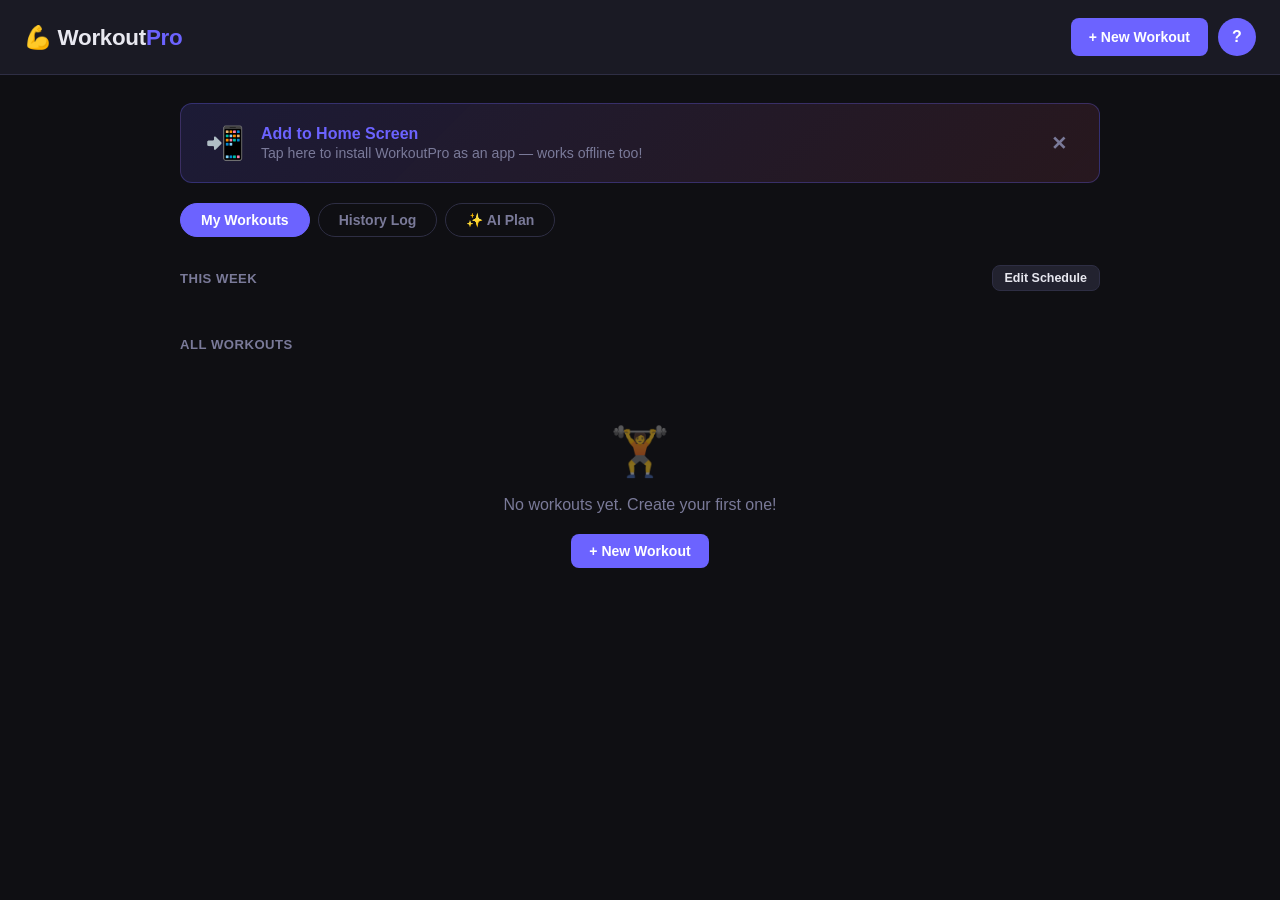
<file: index.html>
<!DOCTYPE html>
<html lang="en">
<head>
  <meta charset="UTF-8" />
  <meta name="viewport" content="width=device-width, initial-scale=1.0" />
  <title>WorkoutPro</title>
  <!-- PWA -->
  <link rel="manifest" href="manifest.json" />
  <meta name="apple-mobile-web-app-capable" content="yes" />
  <meta name="apple-mobile-web-app-status-bar-style" content="black-translucent" />
  <meta name="apple-mobile-web-app-title" content="WorkoutPro" />
  <link rel="apple-touch-icon" href="data:image/svg+xml,%3Csvg%20xmlns%3D%22http%3A%2F%2Fwww.w3.org%2F2000%2Fsvg%22%20viewBox%3D%220%200%20512%20512%22%3E%20%3Crect%20width%3D%22512%22%20height%3D%22512%22%20rx%3D%2296%22%20fill%3D%22%231a1a24%22%2F%3E%20%3Crect%20x%3D%2260%22%20y%3D%22230%22%20width%3D%22392%22%20height%3D%2252%22%20rx%3D%2226%22%20fill%3D%22%236c63ff%22%2F%3E%20%3Crect%20x%3D%2252%22%20y%3D%22180%22%20width%3D%2240%22%20height%3D%22152%22%20rx%3D%2220%22%20fill%3D%22%236c63ff%22%2F%3E%20%3Crect%20x%3D%2220%22%20y%3D%22206%22%20width%3D%2238%22%20height%3D%22100%22%20rx%3D%2219%22%20fill%3D%22%23a09aff%22%2F%3E%20%3Crect%20x%3D%22420%22%20y%3D%22180%22%20width%3D%2240%22%20height%3D%22152%22%20rx%3D%2220%22%20fill%3D%22%236c63ff%22%2F%3E%20%3Crect%20x%3D%22454%22%20y%3D%22206%22%20width%3D%2238%22%20height%3D%22100%22%20rx%3D%2219%22%20fill%3D%22%23a09aff%22%2F%3E%20%3Crect%20x%3D%22188%22%20y%3D%22218%22%20width%3D%22136%22%20height%3D%2276%22%20rx%3D%2220%22%20fill%3D%22%238b85ff%22%2F%3E%20%3C%2Fsvg%3E" />
  <meta name="theme-color" content="#6c63ff" />
  <style>
    * { box-sizing: border-box; margin: 0; padding: 0; }

    :root {
      --bg: #0f0f13;
      --surface: #1a1a24;
      --surface2: #22222f;
      --accent: #6c63ff;
      --accent2: #ff6584;
      --text: #e8e8f0;
      --muted: #7a7a99;
      --border: #2e2e44;
      --success: #4caf88;
      --radius: 12px;
    }

    body {
      font-family: -apple-system, BlinkMacSystemFont, 'Segoe UI', sans-serif;
      background: var(--bg);
      color: var(--text);
      min-height: 100vh;
    }

    /* ── Header ── */
    header {
      background: var(--surface);
      border-bottom: 1px solid var(--border);
      padding: 18px 24px;
      display: flex;
      align-items: center;
      justify-content: space-between;
      position: sticky;
      top: 0;
      z-index: 100;
    }
    header h1 { font-size: 1.4rem; font-weight: 700; letter-spacing: -0.3px; }
    header h1 span { color: var(--accent); }
    .header-actions { display: flex; gap: 10px; }

    /* ── Buttons ── */
    button {
      cursor: pointer;
      border: none;
      border-radius: 8px;
      font-size: 0.875rem;
      font-weight: 600;
      transition: opacity 0.15s, transform 0.1s;
    }
    button:active { transform: scale(0.97); }
    .btn-primary {
      background: var(--accent);
      color: #fff;
      padding: 9px 18px;
    }
    .btn-primary:hover { opacity: 0.88; }
    .btn-danger {
      background: transparent;
      color: var(--accent2);
      border: 1px solid var(--accent2);
      padding: 5px 12px;
      font-size: 0.8rem;
    }
    .btn-danger:hover { background: rgba(255,101,132,0.1); }
    .btn-ghost {
      background: var(--surface2);
      color: var(--text);
      padding: 8px 16px;
      border: 1px solid var(--border);
    }
    .btn-ghost:hover { background: var(--border); }
    .btn-icon {
      background: none;
      color: var(--muted);
      padding: 4px 8px;
      font-size: 1rem;
      border-radius: 6px;
    }
    .btn-icon:hover { color: var(--text); background: var(--surface2); }
    .btn-small {
      background: var(--accent);
      color: #fff;
      padding: 6px 14px;
      font-size: 0.8rem;
      border-radius: 7px;
    }
    .btn-success {
      background: var(--success);
      color: #fff;
      padding: 7px 16px;
      font-size: 0.85rem;
    }

    /* ── Layout ── */
    main { max-width: 960px; margin: 0 auto; padding: 28px 20px 60px; }

    /* ── View Tabs ── */
    .tabs {
      display: flex;
      gap: 8px;
      margin-bottom: 28px;
    }
    .tab {
      padding: 8px 20px;
      border-radius: 99px;
      font-size: 0.875rem;
      font-weight: 600;
      cursor: pointer;
      border: 1px solid var(--border);
      background: transparent;
      color: var(--muted);
      transition: all 0.15s;
    }
    .tab.active {
      background: var(--accent);
      color: #fff;
      border-color: var(--accent);
    }

    /* ── View Sections ── */
    .view { display: none; }
    .view.active { display: block; }

    /* ── Workout Cards ── */
    .workout-grid {
      display: grid;
      grid-template-columns: repeat(auto-fill, minmax(280px, 1fr));
      gap: 16px;
    }
    .workout-card {
      background: var(--surface);
      border: 1px solid var(--border);
      border-radius: var(--radius);
      padding: 20px;
      cursor: pointer;
      transition: border-color 0.15s, transform 0.1s;
      position: relative;
    }
    .workout-card:hover { border-color: var(--accent); transform: translateY(-2px); }
    .workout-card.active-card { border-color: var(--accent); background: #1e1e30; }
    .card-header { display: flex; align-items: flex-start; justify-content: space-between; margin-bottom: 12px; }
    .card-title { font-size: 1.1rem; font-weight: 700; }
    .card-tag {
      font-size: 0.72rem;
      font-weight: 700;
      text-transform: uppercase;
      letter-spacing: 0.5px;
      padding: 3px 9px;
      border-radius: 99px;
    }
    .tag-push  { background: rgba(108,99,255,0.18); color: #a09aff; }
    .tag-pull  { background: rgba(255,101,132,0.18); color: #ff8fa5; }
    .tag-legs  { background: rgba(76,175,136,0.18); color: #6ed4b0; }
    .tag-full  { background: rgba(255,193,7,0.18);  color: #ffd54f; }
    .tag-cardio{ background: rgba(33,150,243,0.18); color: #64b5f6; }
    .tag-other { background: rgba(120,120,140,0.18);color: #b0b0c8; }

    .card-exercises {
      display: flex;
      flex-direction: column;
      gap: 4px;
      margin-top: 10px;
    }
    .card-exercise-pill {
      font-size: 0.82rem;
      color: var(--muted);
      background: var(--surface2);
      padding: 4px 10px;
      border-radius: 6px;
      white-space: nowrap;
      overflow: hidden;
      text-overflow: ellipsis;
    }
    .more-badge {
      font-size: 0.78rem;
      color: var(--accent);
      font-weight: 600;
      margin-top: 4px;
    }

    .empty-state {
      text-align: center;
      padding: 60px 20px;
      color: var(--muted);
    }
    .empty-state .icon { font-size: 3rem; margin-bottom: 16px; opacity: 0.5; }
    .empty-state p { font-size: 1rem; margin-bottom: 20px; }

    /* ── Detail View ── */
    .detail-header {
      display: flex;
      align-items: center;
      gap: 14px;
      margin-bottom: 24px;
    }
    .detail-title { font-size: 1.6rem; font-weight: 800; }
    .detail-actions { display: flex; gap: 8px; margin-left: auto; align-items: center; }

    /* ── Exercise Table ── */
    .exercise-table {
      width: 100%;
      border-collapse: collapse;
      margin-bottom: 20px;
    }
    .exercise-table th {
      text-align: left;
      font-size: 0.78rem;
      font-weight: 700;
      text-transform: uppercase;
      letter-spacing: 0.5px;
      color: var(--muted);
      padding: 10px 14px;
      border-bottom: 1px solid var(--border);
    }
    .exercise-table td {
      padding: 12px 14px;
      border-bottom: 1px solid var(--border);
      font-size: 0.92rem;
    }
    .exercise-table tr:last-child td { border-bottom: none; }
    .exercise-table tr:hover td { background: var(--surface2); }
    .exercise-name { font-weight: 600; }
    .exercise-notes { font-size: 0.8rem; color: var(--muted); margin-top: 2px; }
    .done-check {
      width: 22px; height: 22px;
      border-radius: 6px;
      border: 2px solid var(--border);
      background: transparent;
      cursor: pointer;
      display: flex;
      align-items: center;
      justify-content: center;
      transition: all 0.15s;
      font-size: 0.85rem;
    }
    .done-check.checked { background: var(--success); border-color: var(--success); }
    .done-row td { opacity: 0.45; }
    .done-row .exercise-name { text-decoration: line-through; }

    /* ── Modals ── */
    .overlay {
      position: fixed; inset: 0;
      background: rgba(0,0,0,0.65);
      backdrop-filter: blur(4px);
      z-index: 200;
      display: flex;
      align-items: center;
      justify-content: center;
      padding: 20px;
    }
    .overlay.hidden { display: none; }
    .modal {
      background: var(--surface);
      border: 1px solid var(--border);
      border-radius: 16px;
      padding: 28px;
      width: 100%;
      max-width: 480px;
      max-height: 90vh;
      overflow-y: auto;
    }
    .modal h2 { font-size: 1.25rem; font-weight: 700; margin-bottom: 20px; }

    /* ── Forms ── */
    .form-group { margin-bottom: 16px; }
    label { display: block; font-size: 0.82rem; font-weight: 600; color: var(--muted); margin-bottom: 6px; text-transform: uppercase; letter-spacing: 0.3px; }
    input[type=text], input[type=number], select, textarea {
      width: 100%;
      background: var(--surface2);
      border: 1px solid var(--border);
      border-radius: 8px;
      color: var(--text);
      padding: 10px 14px;
      font-size: 0.92rem;
      outline: none;
      transition: border-color 0.15s;
      font-family: inherit;
    }
    input:focus, select:focus, textarea:focus { border-color: var(--accent); }
    select option { background: var(--surface2); }
    textarea { resize: vertical; min-height: 70px; }
    .form-row { display: grid; grid-template-columns: 1fr 1fr 1fr; gap: 12px; }
    .form-actions { display: flex; gap: 10px; justify-content: flex-end; margin-top: 24px; }

    /* ── Log View ── */
    .log-day {
      background: var(--surface);
      border: 1px solid var(--border);
      border-radius: var(--radius);
      margin-bottom: 14px;
      overflow: hidden;
    }
    .log-day-header {
      display: flex;
      align-items: center;
      justify-content: space-between;
      padding: 14px 18px;
      cursor: pointer;
      user-select: none;
    }
    .log-day-header:hover { background: var(--surface2); }
    .log-date { font-weight: 700; font-size: 0.95rem; }
    .log-name { font-size: 0.85rem; color: var(--accent); font-weight: 600; }
    .log-summary { font-size: 0.8rem; color: var(--muted); }
    .log-body { display: none; padding: 0 18px 16px; }
    .log-body.open { display: block; }
    .log-exercise-row {
      display: flex;
      align-items: center;
      gap: 10px;
      padding: 8px 0;
      border-bottom: 1px solid var(--border);
      font-size: 0.88rem;
    }
    .log-exercise-row:last-child { border-bottom: none; }
    .log-ex-name { font-weight: 600; flex: 1; }
    .log-ex-detail { color: var(--muted); white-space: nowrap; }

    /* ── Today Banner ── */
    .today-banner {
      background: linear-gradient(135deg, rgba(108,99,255,0.15), rgba(255,101,132,0.1));
      border: 1px solid rgba(108,99,255,0.3);
      border-radius: var(--radius);
      padding: 20px 24px;
      margin-bottom: 28px;
      display: flex;
      align-items: center;
      gap: 16px;
    }
    .today-banner .icon { font-size: 2rem; }
    .today-banner h2 { font-size: 1rem; font-weight: 700; color: var(--accent); margin-bottom: 2px; }
    .today-banner p { font-size: 0.88rem; color: var(--muted); }

    /* ── Progress bar ── */
    .progress-bar-wrap { display: flex; align-items: center; gap: 10px; margin-top: 12px; }
    .progress-bar {
      flex: 1;
      height: 6px;
      background: var(--surface2);
      border-radius: 99px;
      overflow: hidden;
    }
    .progress-fill {
      height: 100%;
      background: linear-gradient(90deg, var(--accent), var(--accent2));
      border-radius: 99px;
      transition: width 0.3s ease;
    }
    .progress-pct { font-size: 0.82rem; font-weight: 700; color: var(--accent); width: 36px; text-align: right; }

    /* ── AI Result Cards ── */
    .ai-day-card {
      background: var(--surface);
      border: 1px solid var(--border);
      border-radius: var(--radius);
      margin-bottom: 14px;
      overflow: hidden;
    }
    .ai-day-header {
      padding: 14px 18px;
      display: flex;
      align-items: center;
      gap: 12px;
      border-bottom: 1px solid var(--border);
      background: var(--surface2);
    }
    .ai-day-name { font-weight: 800; font-size: 1rem; }
    .ai-day-body { padding: 10px 18px 14px; }
    .ai-exercise-row {
      padding: 8px 0;
      border-bottom: 1px solid var(--border);
      font-size: 0.88rem;
      display: grid;
      grid-template-columns: 1fr auto auto auto;
      gap: 12px;
      align-items: center;
    }
    .ai-exercise-row:last-child { border-bottom: none; }
    .ai-ex-name { font-weight: 600; }
    .ai-ex-meta { color: var(--muted); white-space: nowrap; }

    /* ── Schedule Strip ── */
    .schedule-strip {
      display: flex;
      gap: 8px;
      margin-bottom: 28px;
      overflow-x: auto;
      padding-bottom: 6px;
    }
    .sched-day {
      flex: 0 0 auto;
      background: var(--surface);
      border: 1px solid var(--border);
      border-radius: 10px;
      padding: 10px 16px;
      text-align: center;
      cursor: pointer;
      transition: all 0.15s;
      min-width: 72px;
    }
    .sched-day:hover { border-color: var(--accent); }
    .sched-day.has-workout { border-color: rgba(108,99,255,0.5); background: rgba(108,99,255,0.08); }
    .sched-day.today-day { border-color: var(--accent); background: rgba(108,99,255,0.15); }
    .sched-day-label { font-size: 0.72rem; font-weight: 700; text-transform: uppercase; color: var(--muted); }
    .sched-day-num { font-size: 1.3rem; font-weight: 800; margin: 2px 0; }
    .sched-day-workout { font-size: 0.7rem; color: var(--accent); font-weight: 600; white-space: nowrap; overflow: hidden; text-overflow: ellipsis; max-width: 68px; }

    /* ── Responsive ── */
    @media(max-width: 540px) {
      .form-row { grid-template-columns: 1fr 1fr; }
      .exercise-table th:nth-child(5),
      .exercise-table td:nth-child(5) { display: none; }
      .ai-exercise-row { grid-template-columns: 1fr auto; }
      .ai-ex-meta.hide-mobile { display: none; }
    }
  </style>
</head>
<body>

<header>
  <h1>💪 Workout<span>Pro</span></h1>
  <div class="header-actions">
    <button class="btn-primary" id="btn-add-workout">+ New Workout</button>
    <button id="btn-profile" style="background:var(--accent);border:none;border-radius:50%;width:38px;height:38px;font-size:1rem;font-weight:800;color:#fff;cursor:pointer;display:flex;align-items:center;justify-content:center;flex-shrink:0" title="Switch profile">?</button>
  </div>
</header>

<main>
  <!-- Install Banner (shown on first visit in browser) -->
  <div id="install-banner" class="today-banner hidden" style="margin-bottom:20px;cursor:pointer" onclick="triggerInstall()">
    <div class="icon">📲</div>
    <div>
      <h2>Add to Home Screen</h2>
      <p>Tap here to install WorkoutPro as an app — works offline too!</p>
    </div>
    <button class="btn-icon" style="margin-left:auto;font-size:1.2rem" onclick="event.stopPropagation();hideBanner()">✕</button>
  </div>

  <!-- Tabs -->
  <div class="tabs">
    <button class="tab active" data-tab="workouts">My Workouts</button>
    <button class="tab" data-tab="log">History Log</button>
    <button class="tab" data-tab="ai">✨ AI Plan</button>
  </div>

  <!-- ══ WORKOUTS VIEW ══ -->
  <div class="view active" id="view-workouts">
    <!-- Weekly Schedule Strip -->
    <div id="schedule-section">
      <div style="display:flex;align-items:center;justify-content:space-between;margin-bottom:12px">
        <div style="font-size:0.82rem;font-weight:700;text-transform:uppercase;letter-spacing:0.5px;color:var(--muted)">This Week</div>
        <button class="btn-ghost" style="font-size:0.78rem;padding:5px 12px" id="btn-edit-schedule">Edit Schedule</button>
      </div>
      <div class="schedule-strip" id="schedule-strip"></div>
    </div>
    <div style="font-size:0.82rem;font-weight:700;text-transform:uppercase;letter-spacing:0.5px;color:var(--muted);margin-bottom:12px">All Workouts</div>
    <div class="workout-grid" id="workout-grid"></div>
    <div class="empty-state hidden" id="empty-workouts">
      <div class="icon">🏋️</div>
      <p>No workouts yet. Create your first one!</p>
      <button class="btn-primary" onclick="openAddWorkout()">+ New Workout</button>
    </div>
  </div>

  <!-- ══ DETAIL VIEW ══ -->
  <div class="view" id="view-detail">
    <div class="detail-header">
      <button class="btn-ghost" id="btn-back">← Back</button>
      <div>
        <div class="detail-title" id="detail-title"></div>
        <div id="detail-tag"></div>
      </div>
      <div class="detail-actions">
        <button class="btn-success" id="btn-log-workout">Log Session ✓</button>
        <button class="btn-primary" id="btn-add-exercise">+ Exercise</button>
        <button class="btn-danger" id="btn-delete-workout">Delete</button>
      </div>
    </div>

    <div class="progress-bar-wrap" id="progress-wrap" style="display:none">
      <span style="font-size:0.82rem;color:var(--muted)">Progress</span>
      <div class="progress-bar"><div class="progress-fill" id="progress-fill" style="width:0%"></div></div>
      <div class="progress-pct" id="progress-pct">0%</div>
    </div>

    <table class="exercise-table" id="exercise-table" style="margin-top:20px">
      <thead>
        <tr>
          <th></th>
          <th>Exercise</th>
          <th>Sets</th>
          <th>Reps</th>
          <th>Weight</th>
          <th></th>
        </tr>
      </thead>
      <tbody id="exercise-tbody"></tbody>
    </table>
    <div class="empty-state hidden" id="empty-exercises">
      <div class="icon">➕</div>
      <p>No exercises yet. Add your first one!</p>
    </div>
  </div>

  <!-- ══ LOG VIEW ══ -->
  <div class="view" id="view-log">
    <div id="log-list"></div>
    <div class="empty-state hidden" id="empty-log">
      <div class="icon">📋</div>
      <p>No sessions logged yet. Complete a workout to see it here.</p>
    </div>
  </div>

  <!-- ══ AI PLAN VIEW ══ -->
  <div class="view" id="view-ai">
    <div style="max-width:640px;margin:0 auto">
      <!-- Sub-tabs -->
      <div style="display:flex;gap:8px;margin-bottom:24px">
        <button class="ai-subtab active" data-subtab="ai-gen" style="padding:7px 18px;border-radius:99px;font-size:0.85rem;font-weight:700;cursor:pointer;border:1px solid var(--accent);background:var(--accent);color:#fff">✨ AI Generate</button>
        <button class="ai-subtab" data-subtab="notes-import" style="padding:7px 18px;border-radius:99px;font-size:0.85rem;font-weight:700;cursor:pointer;border:1px solid var(--border);background:transparent;color:var(--muted)">📋 Import Notes</button>
      </div>

      <!-- AI Generate panel -->
      <div id="panel-ai-gen">
      <div style="margin-bottom:24px">
        <h2 style="font-size:1.4rem;font-weight:800;margin-bottom:8px">✨ AI Workout Generator</h2>
        <p style="color:var(--muted);font-size:0.9rem">Paste your notes, goals, or any text and AI will build a structured workout plan for you.</p>
      </div>
      <div class="form-group">
        <label>Your Goals / Notes / Paste Anything</label>
        <textarea id="ai-input" rows="7" placeholder="Examples:
• I want to build muscle, 3 days a week, I have a barbell and dumbbells at home
• Push/pull/legs split, intermediate level, 45 min sessions
• My coach said focus on shoulders and legs this month
• Paste a workout from a PDF, website, or text message..."></textarea>
      </div>
      <div style="display:flex;gap:10px;align-items:center;margin-bottom:20px">
        <button class="btn-primary" id="btn-ai-generate" style="padding:12px 24px;font-size:1rem">✨ Generate Plan</button>
        <span id="ai-status" style="color:var(--muted);font-size:0.85rem"></span>
      </div>
      <!-- API key note -->
      <div id="ai-key-section" style="background:var(--surface);border:1px solid var(--border);border-radius:12px;padding:18px;margin-bottom:20px">
        <div style="font-size:0.88rem;font-weight:700;color:var(--accent);margin-bottom:8px">🔑 Anthropic API Key Required</div>
        <p style="font-size:0.82rem;color:var(--muted);margin-bottom:12px">To use AI generation you need a free Anthropic API key. Your key is stored only in this browser, never sent anywhere except directly to Anthropic.</p>
        <div style="display:flex;gap:8px">
          <input type="password" id="ai-api-key" placeholder="sk-ant-..." style="flex:1" />
          <button class="btn-small" onclick="saveApiKey()">Save Key</button>
        </div>
        <div id="key-status" style="font-size:0.78rem;margin-top:8px;color:var(--muted)"></div>
      </div>
      <!-- AI Result -->
      <div id="ai-result-section" class="hidden">
        <div style="display:flex;align-items:center;justify-content:space-between;margin-bottom:14px">
          <h3 style="font-size:1.1rem;font-weight:700">Generated Plan</h3>
          <button class="btn-primary btn-small" id="btn-import-plan">Import to My Workouts →</button>
        </div>
        <div id="ai-result-cards"></div>
      </div>
      </div><!-- end panel-ai-gen -->

      <!-- Notes Import panel -->
      <div id="panel-notes-import" class="hidden">
        <div style="margin-bottom:24px">
          <h2 style="font-size:1.4rem;font-weight:800;margin-bottom:8px">📋 Import from Notes</h2>
          <p style="color:var(--muted);font-size:0.9rem">Paste any text from your Notes app, a text message, PDF, or website. The app will read it and build your workout cards automatically.</p>
        </div>
        <div class="form-group">
          <label>Paste your workout notes here</label>
          <textarea id="notes-input" rows="10" placeholder="Paste anything — examples:

Monday - Push Day
- Bench Press 3x10 135lbs
- Overhead Press 3x8
- Tricep Pushdown 3x12

Wednesday - Pull Day
Deadlift 4x5
Pull Ups 3x8
Barbell Row 3x10 @ 95lbs

Or just a list of exercises, a screenshot text, a coach's message..."></textarea>
        </div>
        <div style="display:flex;gap:10px;align-items:center;margin-bottom:20px">
          <button class="btn-primary" id="btn-parse-notes" style="padding:12px 24px;font-size:1rem">📋 Parse Notes</button>
          <span id="notes-status" style="color:var(--muted);font-size:0.85rem"></span>
        </div>
        <div id="notes-result-section" class="hidden">
          <div style="display:flex;align-items:center;justify-content:space-between;margin-bottom:14px">
            <h3 style="font-size:1.1rem;font-weight:700">Parsed Workout</h3>
            <button class="btn-primary btn-small" id="btn-import-notes-plan">Import to My Workouts →</button>
          </div>
          <div id="notes-result-cards"></div>
        </div>
      </div><!-- end panel-notes-import -->

    </div>
  </div>
</main>

<!-- ══ MODAL: Add / Edit Workout ══ -->
<div class="overlay hidden" id="modal-workout">
  <div class="modal">
    <h2 id="modal-workout-title">New Workout</h2>
    <div class="form-group">
      <label>Workout Name</label>
      <input type="text" id="input-workout-name" placeholder="e.g. Monday Push Day" maxlength="60" />
    </div>
    <div class="form-group">
      <label>Category</label>
      <select id="input-workout-tag">
        <option value="push">Push</option>
        <option value="pull">Pull</option>
        <option value="legs">Legs</option>
        <option value="full">Full Body</option>
        <option value="cardio">Cardio</option>
        <option value="other">Other</option>
      </select>
    </div>
    <div class="form-actions">
      <button class="btn-ghost" onclick="closeModal('modal-workout')">Cancel</button>
      <button class="btn-primary" id="btn-save-workout">Save</button>
    </div>
  </div>
</div>

<!-- ══ MODAL: Add / Edit Exercise ══ -->
<div class="overlay hidden" id="modal-exercise">
  <div class="modal">
    <h2 id="modal-exercise-title">Add Exercise</h2>
    <div class="form-group">
      <label>Exercise Name</label>
      <input type="text" id="input-exercise-name" placeholder="e.g. Bench Press" maxlength="80" />
    </div>
    <div class="form-row">
      <div class="form-group">
        <label>Sets</label>
        <input type="number" id="input-sets" min="1" max="99" placeholder="3" />
      </div>
      <div class="form-group">
        <label>Reps</label>
        <input type="text" id="input-reps" placeholder="10" maxlength="20" />
      </div>
      <div class="form-group">
        <label>Weight</label>
        <input type="text" id="input-weight" placeholder="135 lbs" maxlength="20" />
      </div>
    </div>
    <div class="form-group">
      <label>Notes (optional)</label>
      <textarea id="input-notes" placeholder="e.g. Keep elbows tucked"></textarea>
    </div>
    <div class="form-actions">
      <button class="btn-ghost" onclick="closeModal('modal-exercise')">Cancel</button>
      <button class="btn-primary" id="btn-save-exercise">Save</button>
    </div>
  </div>
</div>

<!-- ══ MODAL: Profile / Sign In ══ -->
<div class="overlay hidden" id="modal-profile">
  <div class="modal" style="max-width:400px">
    <h2>👤 Profiles</h2>
    <p style="color:var(--muted);font-size:0.85rem;margin-bottom:20px">Each profile has its own separate workouts and history. Switch between people who share this device.</p>
    <div id="profile-list" style="margin-bottom:20px"></div>
    <div style="border-top:1px solid var(--border);padding-top:18px;margin-top:4px">
      <div style="font-size:0.82rem;font-weight:700;text-transform:uppercase;letter-spacing:0.4px;color:var(--muted);margin-bottom:10px">Add New Profile</div>
      <div style="display:flex;gap:8px">
        <input type="text" id="input-new-profile" placeholder="Your name" maxlength="30" style="flex:1" />
        <button class="btn-primary" id="btn-create-profile">Create</button>
      </div>
    </div>
    <div class="form-actions" style="margin-top:16px">
      <button class="btn-ghost" onclick="closeModal('modal-profile')">Close</button>
    </div>
  </div>
</div>

<!-- ══ MODAL: Weekly Schedule ══ -->
<div class="overlay hidden" id="modal-schedule">
  <div class="modal" style="max-width:520px">
    <h2>Weekly Schedule</h2>
    <p style="color:var(--muted);font-size:0.85rem;margin-bottom:20px">Assign a workout to each day of the week so you always know what's up.</p>
    <div id="schedule-form-rows"></div>
    <div class="form-actions">
      <button class="btn-ghost" onclick="closeModal('modal-schedule')">Cancel</button>
      <button class="btn-primary" id="btn-save-schedule">Save Schedule</button>
    </div>
  </div>
</div>

<script>
// ══ Profile System ══
const PROFILES_KEY = 'wp-profiles';
const ACTIVE_KEY   = 'wp-active-profile';

function getProfiles() {
  return JSON.parse(localStorage.getItem(PROFILES_KEY) || '[]');
}
function saveProfiles(profiles) {
  localStorage.setItem(PROFILES_KEY, JSON.stringify(profiles));
}
function getActiveProfile() {
  return localStorage.getItem(ACTIVE_KEY) || null;
}
function setActiveProfile(name) {
  localStorage.setItem(ACTIVE_KEY, name);
}
function stateKey(name) {
  return 'workout-pro-' + name.toLowerCase().replace(/\s+/g, '-');
}
function loadProfileState(name) {
  // migrate old data into first profile
  const key = stateKey(name);
  const stored = localStorage.getItem(key) || localStorage.getItem('workout-pro') || 'null';
  const s = JSON.parse(stored) || { workouts:[], log:[], schedule:{0:null,1:null,2:null,3:null,4:null,5:null,6:null} };
  if (!s.schedule) s.schedule = {0:null,1:null,2:null,3:null,4:null,5:null,6:null};
  return s;
}

// Bootstrap: ensure at least one profile exists
(function() {
  let profiles = getProfiles();
  if (!profiles.length) {
    // Check if there's existing data to migrate
    const oldData = localStorage.getItem('workout-pro');
    const defaultName = 'Me';
    profiles = [defaultName];
    saveProfiles(profiles);
    setActiveProfile(defaultName);
    if (oldData) localStorage.setItem(stateKey(defaultName), oldData);
  }
  if (!getActiveProfile()) setActiveProfile(profiles[0]);
})();

let currentProfile = getActiveProfile();

// ══ State ══
let state = loadProfileState(currentProfile);

const save = () => {
  localStorage.setItem(stateKey(currentProfile), JSON.stringify(state));
};

function switchProfile(name) {
  currentProfile = name;
  setActiveProfile(name);
  state = loadProfileState(name);
  currentWorkoutId = null;
  sessionChecked = {};
  updateProfileButton();
  // Go back to workouts view
  document.querySelectorAll('.view').forEach(x => x.classList.remove('active'));
  document.querySelectorAll('.tab').forEach(x => x.classList.remove('active'));
  $('view-workouts').classList.add('active');
  document.querySelector('[data-tab="workouts"]').classList.add('active');
  renderWorkouts();
  closeModal('modal-profile');
}

function updateProfileButton() {
  const btn = $('btn-profile');
  if (btn) btn.textContent = currentProfile.charAt(0).toUpperCase();
  if (btn) btn.title = currentProfile + ' — tap to switch profile';
}

function renderProfileModal() {
  const list = $('profile-list');
  const profiles = getProfiles();
  list.innerHTML = profiles.map(p => `
    <div style="display:flex;align-items:center;gap:10px;padding:10px 12px;border-radius:8px;background:${p===currentProfile?'rgba(108,99,255,0.12)':'var(--surface2)'};border:1px solid ${p===currentProfile?'var(--accent)':'var(--border)'};margin-bottom:8px">
      <div style="width:36px;height:36px;border-radius:50%;background:var(--accent);display:flex;align-items:center;justify-content:center;font-weight:800;color:#fff;flex-shrink:0">${esc(p.charAt(0).toUpperCase())}</div>
      <div style="flex:1">
        <div style="font-weight:700;font-size:0.95rem">${esc(p)}</div>
        ${p===currentProfile?'<div style="font-size:0.75rem;color:var(--accent)">Active</div>':''}
      </div>
      ${p!==currentProfile?`<button class="btn-ghost" style="font-size:0.8rem;padding:5px 12px" onclick="switchProfile('${esc(p)}')">Switch</button>`:''}
      ${profiles.length>1&&p!==currentProfile?`<button class="btn-danger" style="padding:4px 10px;font-size:0.75rem" onclick="deleteProfile('${esc(p)}')">✕</button>`:''}
    </div>`).join('');
}

function deleteProfile(name) {
  if (!confirm(`Delete profile "${name}" and all their workout data? This cannot be undone.`)) return;
  let profiles = getProfiles();
  profiles = profiles.filter(p => p !== name);
  saveProfiles(profiles);
  localStorage.removeItem(stateKey(name));
  renderProfileModal();
}

$('btn-profile').addEventListener('click', () => {
  renderProfileModal();
  $('modal-profile').classList.remove('hidden');
});

$('btn-create-profile').addEventListener('click', () => {
  const name = $('input-new-profile').value.trim();
  if (!name) { $('input-new-profile').focus(); return; }
  let profiles = getProfiles();
  if (profiles.includes(name)) { alert('A profile with that name already exists.'); return; }
  profiles.push(name);
  saveProfiles(profiles);
  $('input-new-profile').value = '';
  switchProfile(name);
});

let currentWorkoutId = null;
let editExerciseId = null;
let editWorkoutId = null;
let sessionChecked = {}; // exerciseId -> bool (in-memory per session)

// ══ Utilities ══
const uid = () => Math.random().toString(36).slice(2, 10);
const $ = id => document.getElementById(id);
const tagLabel = t => ({ push:'Push', pull:'Pull', legs:'Legs', full:'Full Body', cardio:'Cardio', other:'Other' }[t] || t);

// ══ Tabs ══
document.querySelectorAll('.tab').forEach(t => {
  t.addEventListener('click', () => {
    document.querySelectorAll('.tab').forEach(x => x.classList.remove('active'));
    document.querySelectorAll('.view').forEach(x => x.classList.remove('active'));
    t.classList.add('active');
    const view = t.dataset.tab;
    if (view === 'log') { $('view-log').classList.add('active'); renderLog(); }
    else if (view === 'ai') { $('view-ai').classList.add('active'); initAiView(); }
    else { $('view-workouts').classList.add('active'); renderWorkouts(); }
  });
});

// ══ Schedule Strip ══
const DAY_NAMES = ['Sun','Mon','Tue','Wed','Thu','Fri','Sat'];

function renderScheduleStrip() {
  const strip = $('schedule-strip');
  if (!strip) return;
  strip.innerHTML = '';
  const today = new Date();
  const todayDow = today.getDay();
  // Show Mon-Sun starting from Monday of current week
  const startOffset = (todayDow + 6) % 7; // days since Monday
  for (let i = 0; i < 7; i++) {
    const d = new Date(today);
    d.setDate(today.getDate() - startOffset + i);
    const dow = d.getDay();
    const wid = state.schedule[dow];
    const w = wid ? state.workouts.find(x => x.id === wid) : null;
    const isToday = dow === todayDow && d.toDateString() === today.toDateString();
    const el = document.createElement('div');
    el.className = 'sched-day' + (w ? ' has-workout' : '') + (isToday ? ' today-day' : '');
    el.innerHTML = `
      <div class="sched-day-label">${DAY_NAMES[dow]}</div>
      <div class="sched-day-num">${d.getDate()}</div>
      <div class="sched-day-workout">${w ? esc(w.name) : '—'}</div>`;
    if (w) el.addEventListener('click', () => openDetail(w.id));
    strip.appendChild(el);
  }
}

$('btn-edit-schedule').addEventListener('click', openScheduleModal);

function openScheduleModal() {
  const rows = $('schedule-form-rows');
  rows.innerHTML = '';
  for (let dow = 1; dow <= 7; dow++) {
    const d = dow % 7; // Mon=1..Sun=0
    const current = state.schedule[d] || '';
    const row = document.createElement('div');
    row.style.cssText = 'display:flex;align-items:center;gap:12px;margin-bottom:12px';
    row.innerHTML = `
      <span style="width:36px;font-size:0.85rem;font-weight:700;color:var(--muted)">${DAY_NAMES[d]}</span>
      <select data-dow="${d}" style="flex:1">
        <option value="">— Rest Day —</option>
        ${state.workouts.map(w => `<option value="${w.id}" ${w.id===current?'selected':''}>${esc(w.name)}</option>`).join('')}
      </select>`;
    rows.appendChild(row);
  }
  $('modal-schedule').classList.remove('hidden');
}

$('btn-save-schedule').addEventListener('click', () => {
  document.querySelectorAll('#schedule-form-rows select').forEach(sel => {
    state.schedule[sel.dataset.dow] = sel.value || null;
  });
  save();
  closeModal('modal-schedule');
  renderScheduleStrip();
});

// ══ Render Workouts Grid ══
function renderWorkouts() {
  renderScheduleStrip();
  const grid = $('workout-grid');
  const empty = $('empty-workouts');
  grid.innerHTML = '';
  if (!state.workouts.length) { empty.classList.remove('hidden'); return; }
  empty.classList.add('hidden');

  state.workouts.forEach(w => {
    const card = document.createElement('div');
    card.className = 'workout-card';
    const preview = w.exercises.slice(0, 4);
    const more = w.exercises.length - preview.length;
    card.innerHTML = `
      <div class="card-header">
        <div class="card-title">${esc(w.name)}</div>
        <span class="card-tag tag-${w.tag}">${tagLabel(w.tag)}</span>
      </div>
      <div class="card-exercises">
        ${preview.map(e => `<div class="card-exercise-pill">• ${esc(e.name)}</div>`).join('')}
        ${more > 0 ? `<div class="more-badge">+${more} more</div>` : ''}
        ${!w.exercises.length ? `<div style="color:var(--muted);font-size:0.82rem">No exercises yet</div>` : ''}
      </div>`;
    card.addEventListener('click', () => openDetail(w.id));
    grid.appendChild(card);
  });
}

// ══ Render Detail ══
function openDetail(id) {
  currentWorkoutId = id;
  sessionChecked = {};
  const w = state.workouts.find(x => x.id === id);
  if (!w) return;

  // switch view
  document.querySelectorAll('.view').forEach(x => x.classList.remove('active'));
  document.querySelectorAll('.tab').forEach(x => x.classList.remove('active'));
  $('view-detail').classList.add('active');

  $('detail-title').textContent = w.name;
  $('detail-tag').innerHTML = `<span class="card-tag tag-${w.tag}">${tagLabel(w.tag)}</span>`;
  renderExercises(w);
}

function renderExercises(w) {
  const tbody = $('exercise-tbody');
  const empty = $('empty-exercises');
  tbody.innerHTML = '';

  if (!w.exercises.length) {
    empty.classList.remove('hidden');
    $('progress-wrap').style.display = 'none';
    return;
  }
  empty.classList.add('hidden');
  $('progress-wrap').style.display = 'flex';

  w.exercises.forEach(e => {
    const checked = !!sessionChecked[e.id];
    const tr = document.createElement('tr');
    tr.className = checked ? 'done-row' : '';
    tr.innerHTML = `
      <td><div class="done-check ${checked?'checked':''}" data-eid="${e.id}">${checked?'✓':''}</div></td>
      <td><div class="exercise-name">${esc(e.name)}</div>${e.notes?`<div class="exercise-notes">${esc(e.notes)}</div>`:''}</td>
      <td>${esc(e.sets)}</td>
      <td>${esc(e.reps)}</td>
      <td>${esc(e.weight)}</td>
      <td>
        <button class="btn-icon" title="Edit" data-edit-eid="${e.id}">✏️</button>
        <button class="btn-icon" title="Delete" data-del-eid="${e.id}">🗑️</button>
      </td>`;
    tbody.appendChild(tr);
  });

  updateProgress(w);

  tbody.querySelectorAll('.done-check').forEach(el => {
    el.addEventListener('click', () => { toggleCheck(el.dataset.eid, w); });
  });
  tbody.querySelectorAll('[data-edit-eid]').forEach(el => {
    el.addEventListener('click', () => openEditExercise(el.dataset.editEid, w));
  });
  tbody.querySelectorAll('[data-del-eid]').forEach(el => {
    el.addEventListener('click', () => deleteExercise(el.dataset.delEid, w));
  });
}

function toggleCheck(eid, w) {
  sessionChecked[eid] = !sessionChecked[eid];
  renderExercises(w);
}

function updateProgress(w) {
  const total = w.exercises.length;
  const done = w.exercises.filter(e => sessionChecked[e.id]).length;
  const pct = total ? Math.round((done / total) * 100) : 0;
  $('progress-fill').style.width = pct + '%';
  $('progress-pct').textContent = pct + '%';
}

// ══ Log Workout Session ══
$('btn-log-workout').addEventListener('click', () => {
  const w = state.workouts.find(x => x.id === currentWorkoutId);
  if (!w || !w.exercises.length) { alert('Add some exercises first!'); return; }
  const entry = {
    id: uid(),
    date: new Date().toISOString(),
    workoutName: w.name,
    tag: w.tag,
    exercises: w.exercises.map(e => ({
      name: e.name, sets: e.sets, reps: e.reps, weight: e.weight,
      done: !!sessionChecked[e.id]
    }))
  };
  state.log.unshift(entry);
  save();
  sessionChecked = {};
  const w2 = state.workouts.find(x => x.id === currentWorkoutId);
  renderExercises(w2);
  alert(`Session logged! Great work! 💪`);
});

// ══ Back button ══
$('btn-back').addEventListener('click', () => {
  currentWorkoutId = null;
  document.querySelectorAll('.view').forEach(x => x.classList.remove('active'));
  document.querySelectorAll('.tab').forEach(x => x.classList.remove('active'));
  $('view-workouts').classList.add('active');
  document.querySelector('[data-tab="workouts"]').classList.add('active');
  renderWorkouts();
});

// ══ Delete Workout ══
$('btn-delete-workout').addEventListener('click', () => {
  if (!confirm('Delete this workout?')) return;
  state.workouts = state.workouts.filter(x => x.id !== currentWorkoutId);
  save();
  $('btn-back').click();
});

// ══ Add/Edit Workout Modal ══
$('btn-add-workout').addEventListener('click', openAddWorkout);
function openAddWorkout() {
  editWorkoutId = null;
  $('modal-workout-title').textContent = 'New Workout';
  $('input-workout-name').value = '';
  $('input-workout-tag').value = 'push';
  $('btn-save-workout').textContent = 'Create Workout';
  $('modal-workout').classList.remove('hidden');
  setTimeout(() => $('input-workout-name').focus(), 50);
}

$('btn-save-workout').addEventListener('click', () => {
  const name = $('input-workout-name').value.trim();
  if (!name) { $('input-workout-name').focus(); return; }
  const tag = $('input-workout-tag').value;
  if (editWorkoutId) {
    const w = state.workouts.find(x => x.id === editWorkoutId);
    w.name = name; w.tag = tag;
  } else {
    state.workouts.push({ id: uid(), name, tag, exercises: [] });
  }
  save();
  closeModal('modal-workout');
  renderWorkouts();
});

// ══ Add/Edit Exercise Modal ══
$('btn-add-exercise').addEventListener('click', () => {
  editExerciseId = null;
  $('modal-exercise-title').textContent = 'Add Exercise';
  $('input-exercise-name').value = '';
  $('input-sets').value = '3';
  $('input-reps').value = '10';
  $('input-weight').value = '';
  $('input-notes').value = '';
  $('btn-save-exercise').textContent = 'Add Exercise';
  $('modal-exercise').classList.remove('hidden');
  setTimeout(() => $('input-exercise-name').focus(), 50);
});

function openEditExercise(eid, w) {
  const e = w.exercises.find(x => x.id === eid);
  if (!e) return;
  editExerciseId = eid;
  $('modal-exercise-title').textContent = 'Edit Exercise';
  $('input-exercise-name').value = e.name;
  $('input-sets').value = e.sets;
  $('input-reps').value = e.reps;
  $('input-weight').value = e.weight;
  $('input-notes').value = e.notes || '';
  $('btn-save-exercise').textContent = 'Save Changes';
  $('modal-exercise').classList.remove('hidden');
}

$('btn-save-exercise').addEventListener('click', () => {
  const name = $('input-exercise-name').value.trim();
  if (!name) { $('input-exercise-name').focus(); return; }
  const ex = {
    name,
    sets: $('input-sets').value || '3',
    reps: $('input-reps').value || '10',
    weight: $('input-weight').value || '—',
    notes: $('input-notes').value.trim()
  };
  const w = state.workouts.find(x => x.id === currentWorkoutId);
  if (editExerciseId) {
    const idx = w.exercises.findIndex(x => x.id === editExerciseId);
    w.exercises[idx] = { ...w.exercises[idx], ...ex };
  } else {
    w.exercises.push({ id: uid(), ...ex });
  }
  save();
  closeModal('modal-exercise');
  renderExercises(w);
});

function deleteExercise(eid, w) {
  if (!confirm('Remove this exercise?')) return;
  w.exercises = w.exercises.filter(x => x.id !== eid);
  delete sessionChecked[eid];
  save();
  renderExercises(w);
}

// ══ Render Log ══
function renderLog() {
  const list = $('log-list');
  const empty = $('empty-log');
  list.innerHTML = '';
  if (!state.log.length) { empty.classList.remove('hidden'); return; }
  empty.classList.add('hidden');

  state.log.forEach(entry => {
    const date = new Date(entry.date);
    const dateStr = date.toLocaleDateString('en-US', { weekday:'short', month:'short', day:'numeric', year:'numeric' });
    const timeStr = date.toLocaleTimeString('en-US', { hour:'numeric', minute:'2-digit' });
    const done = entry.exercises.filter(e => e.done).length;
    const total = entry.exercises.length;

    const div = document.createElement('div');
    div.className = 'log-day';
    div.innerHTML = `
      <div class="log-day-header">
        <div>
          <div style="display:flex;align-items:center;gap:10px">
            <span class="log-date">${dateStr}</span>
            <span class="card-tag tag-${entry.tag}">${tagLabel(entry.tag)}</span>
          </div>
          <div class="log-name">${esc(entry.workoutName)}</div>
        </div>
        <div style="text-align:right">
          <div class="log-summary">${total} exercises · ${done}/${total} completed</div>
          <div style="color:var(--muted);font-size:0.78rem">${timeStr}</div>
        </div>
      </div>
      <div class="log-body">
        ${entry.exercises.map(e => `
          <div class="log-exercise-row">
            <span style="color:${e.done?'var(--success)':'var(--muted)'};font-size:1rem">${e.done?'✓':'○'}</span>
            <span class="log-ex-name">${esc(e.name)}</span>
            <span class="log-ex-detail">${esc(e.sets)} sets × ${esc(e.reps)} reps</span>
            <span class="log-ex-detail" style="color:var(--accent)">${esc(e.weight)}</span>
          </div>`).join('')}
      </div>`;

    div.querySelector('.log-day-header').addEventListener('click', () => {
      div.querySelector('.log-body').classList.toggle('open');
    });
    list.appendChild(div);
  });
}

// ══ Close Modals ══
function closeModal(id) { $(id).classList.add('hidden'); }
document.querySelectorAll('.overlay').forEach(overlay => {
  overlay.addEventListener('click', e => { if (e.target === overlay) overlay.classList.add('hidden'); });
});
document.addEventListener('keydown', e => {
  if (e.key === 'Escape') document.querySelectorAll('.overlay:not(.hidden)').forEach(o => o.classList.add('hidden'));
});

// ══ Escape HTML ══
function esc(str) {
  return String(str ?? '').replace(/[&<>"']/g, c => ({'&':'&amp;','<':'&lt;','>':'&gt;','"':'&quot;',"'":'&#39;'}[c]));
}

// ══ AI Plan Generator ══
let aiPlan = null;

function initAiView() {
  const stored = localStorage.getItem('wp-api-key');
  if (stored) {
    $('ai-api-key').value = stored;
    $('key-status').textContent = '✓ Key saved';
    $('key-status').style.color = 'var(--success)';
  }
}

function saveApiKey() {
  const key = $('ai-api-key').value.trim();
  if (!key.startsWith('sk-ant-')) { $('key-status').textContent = 'Key should start with sk-ant-'; $('key-status').style.color = 'var(--accent2)'; return; }
  localStorage.setItem('wp-api-key', key);
  $('key-status').textContent = '✓ Key saved';
  $('key-status').style.color = 'var(--success)';
}

$('btn-ai-generate').addEventListener('click', async () => {
  const text = $('ai-input').value.trim();
  if (!text) { $('ai-input').focus(); return; }
  const key = localStorage.getItem('wp-api-key') || $('ai-api-key').value.trim();
  if (!key) { $('ai-api-key').focus(); return; }

  $('btn-ai-generate').disabled = true;
  $('ai-status').textContent = 'Generating plan…';
  $('ai-result-section').classList.add('hidden');

  const prompt = `You are a personal trainer. The user provided the following text describing their workout goals, schedule, or existing workout:

"""
${text}
"""

Generate a structured workout plan from this. Return ONLY valid JSON in this exact format (no markdown, no extra text):
{
  "days": [
    {
      "name": "Day name (e.g. Monday - Push Day)",
      "tag": "push|pull|legs|full|cardio|other",
      "exercises": [
        { "name": "Exercise name", "sets": "3", "reps": "10", "weight": "bodyweight", "notes": "" }
      ]
    }
  ]
}

Rules:
- Include 2-6 workout days based on the user's input
- 4-8 exercises per day
- Be specific with exercise names
- For weight use "bodyweight", "light", "moderate", "heavy", or a specific weight if mentioned
- Keep notes short or empty string`;

  try {
    const res = await fetch('https://api.anthropic.com/v1/messages', {
      method: 'POST',
      headers: {
        'Content-Type': 'application/json',
        'x-api-key': key,
        'anthropic-version': '2023-06-01',
        'anthropic-dangerous-direct-browser-calls': 'true'
      },
      body: JSON.stringify({
        model: 'claude-haiku-4-5-20251001',
        max_tokens: 2048,
        messages: [{ role: 'user', content: prompt }]
      })
    });

    if (!res.ok) {
      const err = await res.json().catch(() => ({}));
      throw new Error(err.error?.message || `API error ${res.status}`);
    }

    const data = await res.json();
    const raw = data.content[0].text.trim();
    const jsonStr = raw.replace(/^```json?\s*/i, '').replace(/```\s*$/i, '');
    aiPlan = JSON.parse(jsonStr);
    renderAiPlan(aiPlan);
    $('ai-status').textContent = `✓ ${aiPlan.days.length} day plan generated!`;
    $('ai-status').style.color = 'var(--success)';
  } catch(e) {
    $('ai-status').textContent = '✗ ' + e.message;
    $('ai-status').style.color = 'var(--accent2)';
  } finally {
    $('btn-ai-generate').disabled = false;
  }
});

function renderAiPlan(plan) {
  const cards = $('ai-result-cards');
  cards.innerHTML = '';
  plan.days.forEach(day => {
    const div = document.createElement('div');
    div.className = 'ai-day-card';
    div.innerHTML = `
      <div class="ai-day-header">
        <span class="ai-day-name">${esc(day.name)}</span>
        <span class="card-tag tag-${day.tag || 'other'}">${tagLabel(day.tag || 'other')}</span>
      </div>
      <div class="ai-day-body">
        ${day.exercises.map(e => `
          <div class="ai-exercise-row">
            <span class="ai-ex-name">${esc(e.name)}</span>
            <span class="ai-ex-meta hide-mobile">${esc(e.sets)} sets</span>
            <span class="ai-ex-meta">${esc(e.reps)} reps</span>
            <span class="ai-ex-meta" style="color:var(--accent)">${esc(e.weight)}</span>
          </div>`).join('')}
      </div>`;
    cards.appendChild(div);
  });
  $('ai-result-section').classList.remove('hidden');
}

$('btn-import-plan').addEventListener('click', () => {
  if (!aiPlan) return;
  let imported = 0;
  aiPlan.days.forEach(day => {
    const w = {
      id: uid(),
      name: day.name,
      tag: day.tag || 'other',
      exercises: (day.exercises || []).map(e => ({
        id: uid(), name: e.name, sets: e.sets, reps: e.reps, weight: e.weight, notes: e.notes || ''
      }))
    };
    state.workouts.push(w);
    imported++;
  });
  save();
  alert(`${imported} workouts imported! Find them in "My Workouts".`);
  document.querySelector('[data-tab="workouts"]').click();
});

// ══ PWA Install Banner ══
let deferredInstallPrompt = null;

window.addEventListener('beforeinstallprompt', e => {
  e.preventDefault();
  deferredInstallPrompt = e;
  if (!localStorage.getItem('wp-hide-install')) {
    $('install-banner').classList.remove('hidden');
  }
});

function triggerInstall() {
  if (deferredInstallPrompt) {
    deferredInstallPrompt.prompt();
    deferredInstallPrompt.userChoice.then(() => { deferredInstallPrompt = null; hideBanner(); });
  } else {
    // iOS instructions
    alert('To install on iPhone/iPad:\n1. Tap the Share button (box with arrow)\n2. Scroll down and tap "Add to Home Screen"\n3. Tap "Add"');
  }
}

function hideBanner() {
  $('install-banner').classList.add('hidden');
  localStorage.setItem('wp-hide-install', '1');
}

// ══ Service Worker ══
if ('serviceWorker' in navigator) {
  navigator.serviceWorker.register('./sw.js').catch(() => {});
}

// ══ AI/Notes Sub-tabs ══
document.querySelectorAll('.ai-subtab').forEach(btn => {
  btn.addEventListener('click', () => {
    document.querySelectorAll('.ai-subtab').forEach(b => {
      b.style.background = 'transparent';
      b.style.color = 'var(--muted)';
      b.style.borderColor = 'var(--border)';
    });
    btn.style.background = 'var(--accent)';
    btn.style.color = '#fff';
    btn.style.borderColor = 'var(--accent)';
    const target = btn.dataset.subtab;
    $('panel-ai-gen').classList.toggle('hidden', target !== 'ai-gen');
    $('panel-notes-import').classList.toggle('hidden', target !== 'notes-import');
  });
});

// ══ Notes Parser ══
let notesPlan = null;

function inferTag(text) {
  const t = text.toLowerCase();
  if (/push|chest|bench|shoulder|tricep/.test(t)) return 'push';
  if (/pull|back|bicep|row|deadlift|chin|lat/.test(t)) return 'pull';
  if (/leg|squat|lunge|hamstring|quad|glute|calf/.test(t)) return 'legs';
  if (/cardio|run|bike|swim|hiit|treadmill|elliptical/.test(t)) return 'cardio';
  if (/full|total|whole|body/.test(t)) return 'full';
  return 'other';
}

function parseExerciseLine(line) {
  line = line.replace(/^[\-•*➡️✓✔️\d\.]+\s*/, '').trim();
  if (line.length < 2) return null;
  // "Name 3x10 @ 135lbs"  or  "Name 3 x 10"
  let m = line.match(/^(.+?)\s+(\d+)\s*[x×]\s*(\d+)\s*(?:[@at\s]+(.+))?$/i);
  if (m) return { id: uid(), name: m[1].trim(), sets: m[2], reps: m[3], weight: (m[4]||'—').trim(), notes: '' };
  // "Name - 3 sets, 10 reps @ 135"
  m = line.match(/^(.+?)\s*[-:]\s*(\d+)\s*sets?\s*[,x×]?\s*(\d+)\s*reps?\s*(?:[@at\s]+(.+))?$/i);
  if (m) return { id: uid(), name: m[1].trim(), sets: m[2], reps: m[3], weight: (m[4]||'—').trim(), notes: '' };
  // "Name 3 sets 10 reps"
  m = line.match(/^(.+?)\s+(\d+)\s+sets?\s+(\d+)\s+reps?\s*(.*)$/i);
  if (m) return { id: uid(), name: m[1].trim(), sets: m[2], reps: m[3], weight: (m[4]||'—').trim(), notes: '' };
  // Just a name (must look like an exercise, not a header)
  if (line.length <= 60 && !/^\d/.test(line)) {
    return { id: uid(), name: line, sets: '3', reps: '10', weight: '—', notes: '' };
  }
  return null;
}

function isHeaderLine(line) {
  const clean = line.replace(/[-:_*#]+/g, ' ').trim();
  if (!clean) return false;
  if (/^(monday|tuesday|wednesday|thursday|friday|saturday|sunday)/i.test(clean)) return true;
  if (/^day\s*\d+/i.test(clean)) return true;
  if (/^(push|pull|legs?|chest|back|shoulders?|arms?|core|cardio|upper|lower|full\s*body|workout\s*\d*)/i.test(clean)) return true;
  if (clean.endsWith(':') && clean.length < 50) return true;
  if (clean === clean.toUpperCase() && clean.length > 3 && /[A-Z]/.test(clean)) return true;
  return false;
}

function parseWorkoutNotes(text) {
  const lines = text.split('\n').map(l => l.trim());
  const days = [];
  let currentDay = null;

  for (const line of lines) {
    if (!line) continue;
    if (isHeaderLine(line)) {
      const name = line.replace(/[-:]+$/, '').trim();
      currentDay = { id: uid(), name, tag: inferTag(name), exercises: [] };
      days.push(currentDay);
    } else {
      const ex = parseExerciseLine(line);
      if (ex) {
        if (!currentDay) {
          currentDay = { id: uid(), name: 'Workout', tag: 'other', exercises: [] };
          days.push(currentDay);
        }
        currentDay.exercises.push(ex);
      }
    }
  }
  return days.filter(d => d.exercises.length > 0);
}

$('btn-parse-notes').addEventListener('click', () => {
  const text = $('notes-input').value.trim();
  if (!text) { $('notes-input').focus(); return; }
  notesPlan = parseWorkoutNotes(text);
  if (!notesPlan.length) {
    $('notes-status').textContent = '✗ Could not find any exercises. Try formatting like "Exercise 3x10"';
    $('notes-status').style.color = 'var(--accent2)';
    $('notes-result-section').classList.add('hidden');
    return;
  }
  const totalEx = notesPlan.reduce((s, d) => s + d.exercises.length, 0);
  $('notes-status').textContent = `✓ Found ${notesPlan.length} workout day${notesPlan.length>1?'s':''}, ${totalEx} exercises`;
  $('notes-status').style.color = 'var(--success)';
  const cards = $('notes-result-cards');
  cards.innerHTML = '';
  notesPlan.forEach(day => {
    const div = document.createElement('div');
    div.className = 'ai-day-card';
    div.innerHTML = `
      <div class="ai-day-header">
        <span class="ai-day-name">${esc(day.name)}</span>
        <span class="card-tag tag-${day.tag}">${tagLabel(day.tag)}</span>
      </div>
      <div class="ai-day-body">
        ${day.exercises.map(e => `
          <div class="ai-exercise-row">
            <span class="ai-ex-name">${esc(e.name)}</span>
            <span class="ai-ex-meta hide-mobile">${esc(e.sets)} sets</span>
            <span class="ai-ex-meta">${esc(e.reps)} reps</span>
            <span class="ai-ex-meta" style="color:var(--accent)">${esc(e.weight)}</span>
          </div>`).join('')}
      </div>`;
    cards.appendChild(div);
  });
  $('notes-result-section').classList.remove('hidden');
});

$('btn-import-notes-plan').addEventListener('click', () => {
  if (!notesPlan) return;
  notesPlan.forEach(day => state.workouts.push({ ...day, id: uid() }));
  save();
  alert(`${notesPlan.length} workout${notesPlan.length>1?'s':''} imported!`);
  document.querySelector('[data-tab="workouts"]').click();
});

// ══ Init ══
updateProfileButton();
renderWorkouts();
</script>
</body>
</html>
</file>
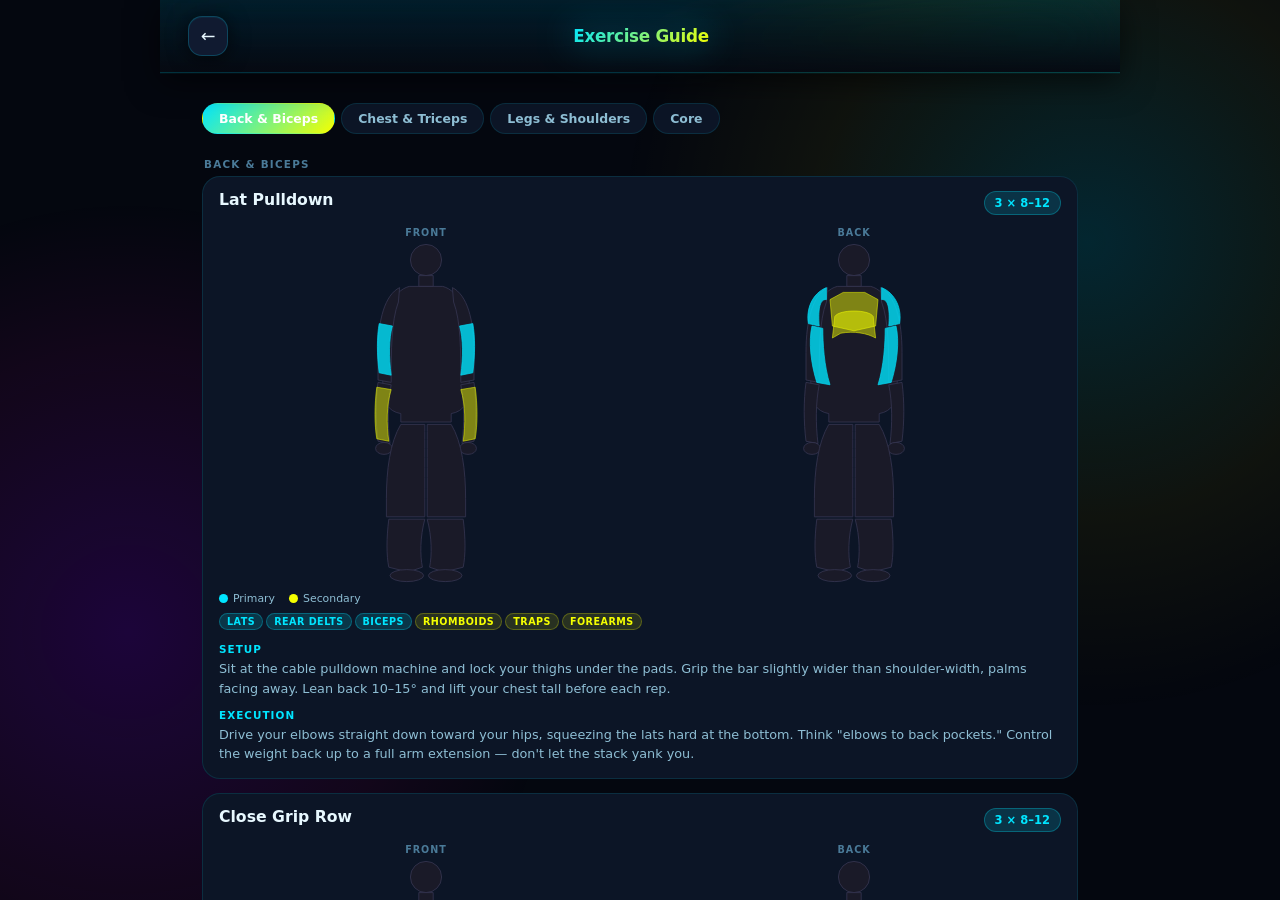
<file: exercises.html>
<!DOCTYPE html>
<html lang="en">
<head>
  <meta charset="UTF-8"/>
  <meta name="viewport" content="width=device-width,initial-scale=1,viewport-fit=cover"/>
  <title>Exercise Guide — RepUp</title>
  <meta name="apple-mobile-web-app-capable" content="yes"/>
  <meta name="apple-mobile-web-app-status-bar-style" content="black-translucent"/>
  <link rel="icon" type="image/svg+xml" href="icon.svg"/>
  <link rel="stylesheet" href="style.css?v=18"/>
  <style>
    .day-tabs{display:flex;gap:6px;padding:10px 14px;overflow-x:auto;-webkit-overflow-scrolling:touch;scrollbar-width:none}
    .day-tabs::-webkit-scrollbar{display:none}
    .day-tab{flex-shrink:0;padding:7px 16px;border-radius:20px;border:1px solid var(--border);background:var(--card);color:var(--t2);font-size:.78rem;font-weight:600;cursor:pointer;transition:all .18s}
    .day-tab.on{background:var(--grad);color:#fff;border-color:transparent}
    .day-section{display:none;padding-bottom:32px}
    .day-section.on{display:block}
    .day-title{font-size:.65rem;font-weight:800;text-transform:uppercase;letter-spacing:.12em;color:var(--t3);padding:14px 16px 6px}
    .ex-card{margin:0 14px 14px;border-radius:18px;background:var(--card);border:1px solid var(--border);overflow:hidden}
    .ex-head{padding:14px 16px 8px;display:flex;justify-content:space-between;align-items:flex-start;gap:8px}
    .ex-name{font-size:.98rem;font-weight:700;line-height:1.2}
    .ex-sets{font-size:.72rem;font-weight:700;color:var(--accent);background:rgba(0,229,255,.15);padding:4px 10px;border-radius:20px;border:1px solid rgba(0,229,255,.28);white-space:nowrap;flex-shrink:0}
    .diagrams{display:flex;gap:6px;padding:4px 12px 8px}
    .diag-wrap{flex:1;display:flex;flex-direction:column;align-items:center}
    .diag-label{font-size:.6rem;font-weight:700;letter-spacing:.1em;text-transform:uppercase;color:var(--t3);margin-bottom:4px}
    .diag-wrap svg{width:100%;max-width:120px;height:auto}
    .legend{display:flex;gap:14px;padding:0 16px 8px}
    .leg{display:flex;align-items:center;gap:5px;font-size:.68rem;color:var(--t2)}
    .leg-dot{width:9px;height:9px;border-radius:50%}
    .leg-dot.p{background:var(--accent)}
    .leg-dot.s{background:var(--gold)}
    .ex-info{padding:0 16px 14px}
    .ex-info h4{font-size:.65rem;font-weight:800;text-transform:uppercase;letter-spacing:.1em;color:var(--accent);margin:10px 0 4px}
    .ex-info h4:first-child{margin-top:0}
    .ex-info p{font-size:.8rem;color:var(--t2);line-height:1.55;margin:0}
    .muscle-chip{display:inline-block;font-size:.6rem;font-weight:700;padding:2px 7px;border-radius:10px;margin:0 3px 3px 0;text-transform:uppercase;letter-spacing:.05em}
    .chip-p{background:rgba(0,229,255,.16);color:var(--accent);border:1px solid rgba(0,229,255,.28)}
    .chip-s{background:rgba(245,255,0,.12);color:var(--gold);border:1px solid rgba(245,255,0,.25)}
    .muscle-row{padding:0 16px 10px;display:flex;flex-wrap:wrap}
  </style>
</head>
<body>
<div id="app">
  <header>
    <a href="./repup.html" class="dbk" style="text-decoration:none">←</a>
    <div class="logo" style="font-size:1.05rem;letter-spacing:-.3px">Exercise Guide</div>
    <div style="width:38px"></div>
  </header>

  <main id="mscroll">
    <div class="day-tabs" id="day-tabs">
      <button class="day-tab on" data-day="back">Back &amp; Biceps</button>
      <button class="day-tab" data-day="chest">Chest &amp; Triceps</button>
      <button class="day-tab" data-day="legs">Legs &amp; Shoulders</button>
      <button class="day-tab" data-day="core">Core</button>
    </div>
    <div class="day-section on" id="day-back"></div>
    <div class="day-section" id="day-chest"></div>
    <div class="day-section" id="day-legs"></div>
    <div class="day-section" id="day-core"></div>
  </main>
</div>

<script>
// ─── SVG BODY DIAGRAM ENGINE ─────────────────────────────────────────────────

// Body base silhouette — front and back share the same outline shape.
// ViewBox: 0 0 100 285
const BODY_BASE = `
  <circle cx="50" cy="15" r="13" fill="#1a1a28" stroke="#353550" stroke-width="0.7"/>
  <path d="M44,28 L44,37 L56,37 L56,28 Z" fill="#1a1a28" stroke="#353550" stroke-width="0.7" rx="2"/>
  <path d="M36,37 C22,41 15,58 14,90 L14,120 C14,133 18,141 29,143 L29,150 L71,150 L71,143 C82,141 86,133 86,120 L86,90 C85,58 78,41 64,37 Z" fill="#1a1a28" stroke="#353550" stroke-width="0.7"/>
  <path d="M28,38 C16,44 10,64 10,92 L10,115 L21,117 C21,90 21,66 27,50 Z" fill="#1a1a28" stroke="#353550" stroke-width="0.7"/>
  <path d="M72,38 C84,44 90,64 90,92 L90,115 L79,117 C79,90 79,66 73,50 Z" fill="#1a1a28" stroke="#353550" stroke-width="0.7"/>
  <path d="M10,117 C8,132 8,150 10,166 L20,168 C18,152 18,134 21,119 Z" fill="#1a1a28" stroke="#353550" stroke-width="0.7"/>
  <path d="M90,117 C92,132 92,150 90,166 L80,168 C82,152 82,134 79,119 Z" fill="#1a1a28" stroke="#353550" stroke-width="0.7"/>
  <ellipse cx="15" cy="172" rx="7" ry="5" fill="#1a1a28" stroke="#353550" stroke-width="0.7"/>
  <ellipse cx="85" cy="172" rx="7" ry="5" fill="#1a1a28" stroke="#353550" stroke-width="0.7"/>
  <path d="M29,152 C20,167 17,190 17,214 L17,229 L49,229 L49,214 C49,190 49,167 49,152 Z" fill="#1a1a28" stroke="#353550" stroke-width="0.7"/>
  <path d="M71,152 C80,167 83,190 83,214 L83,229 L51,229 L51,214 C51,190 51,167 51,152 Z" fill="#1a1a28" stroke="#353550" stroke-width="0.7"/>
  <path d="M19,231 C17,247 17,261 19,271 L35,275 L47,271 C45,261 45,246 49,231 Z" fill="#1a1a28" stroke="#353550" stroke-width="0.7"/>
  <path d="M81,231 C83,247 83,261 81,271 L65,275 L53,271 C55,261 55,246 51,231 Z" fill="#1a1a28" stroke="#353550" stroke-width="0.7"/>
  <ellipse cx="34" cy="278" rx="14" ry="5" fill="#1a1a28" stroke="#353550" stroke-width="0.7"/>
  <ellipse cx="66" cy="278" rx="14" ry="5" fill="#1a1a28" stroke="#353550" stroke-width="0.7"/>
`;

// FRONT muscle highlights
const F = {
  'chest-l':      'M36,38 C30,44 28,56 30,70 C34,80 43,86 50,86 L50,38 Z',
  'chest-r':      'M64,38 C70,44 72,56 70,70 C66,80 57,86 50,86 L50,38 Z',
  'front-delt-l': 'M27,38 C15,43 10,56 12,68 L21,70 C20,58 21,47 27,48 Z',
  'front-delt-r': 'M73,38 C85,43 90,56 88,68 L79,70 C80,58 79,47 73,48 Z',
  'bicep-l':      'M11,68 C9,79 9,94 11,109 L21,111 C19,96 19,81 22,70 Z',
  'bicep-r':      'M89,68 C91,79 91,94 89,109 L79,111 C81,96 81,81 78,70 Z',
  'forearm-l':    'M9,121 C7,136 7,152 9,164 L19,166 C17,152 17,136 21,123 Z',
  'forearm-r':    'M91,121 C93,136 93,152 91,164 L81,166 C83,152 83,136 79,123 Z',
  'abs':          'M38,88 C36,97 35,112 36,124 C37,136 41,144 50,145 C59,144 63,136 64,124 C65,112 64,97 62,88 Z',
  'oblique-l':    'M28,94 C22,105 20,118 20,130 L31,133 C31,120 31,107 37,96 Z',
  'oblique-r':    'M72,94 C78,105 80,118 80,130 L69,133 C69,120 69,107 63,96 Z',
  'quad-l':       'M29,154 C20,168 17,192 17,216 L17,228 L49,228 L49,216 C49,192 49,168 49,154 Z',
  'quad-r':       'M71,154 C80,168 83,192 83,216 L83,228 L51,228 L51,216 C51,192 51,168 51,154 Z',
  'tibialis-l':   'M19,233 C17,249 17,263 19,271 L34,275 L46,271 C44,263 44,248 48,233 Z',
  'tibialis-r':   'M81,233 C83,249 83,263 81,271 L66,275 L54,271 C56,263 56,248 52,233 Z',
  'hip-l':        'M29,144 C22,148 18,155 19,163 L30,165 C30,158 33,152 37,148 Z',
  'hip-r':        'M71,144 C78,148 82,155 81,163 L70,165 C70,158 67,152 63,148 Z',
};

// BACK muscle highlights
const B = {
  'trap-u':       'M38,37 C43,30 57,30 62,37 L65,48 C59,42 50,40 41,42 Z',
  'trap-m':       'M30,48 L41,42 L59,42 L70,48 L68,70 L50,74 L32,70 Z',
  'rear-delt-l':  'M27,38 C15,43 10,56 12,68 L21,70 C20,58 21,47 27,48 Z',
  'rear-delt-r':  'M73,38 C85,43 90,56 88,68 L79,70 C80,58 79,47 73,48 Z',
  'lat-l':        'M15,70 C12,83 14,101 19,117 L30,119 C25,103 24,84 24,72 Z',
  'lat-r':        'M85,70 C88,83 86,101 81,117 L70,119 C75,103 76,84 76,72 Z',
  'rhomboid':     'M34,62 C38,56 62,56 66,62 L68,80 C61,76 50,74 39,76 L32,80 Z',
  'lower-back':   'M35,103 C31,113 31,125 33,135 L50,139 L67,135 C69,125 69,113 65,103 Z',
  'tricep-l':     'M11,68 C9,79 9,94 11,109 L21,111 C19,96 19,81 22,70 Z',
  'tricep-r':     'M89,68 C91,79 91,94 89,109 L79,111 C81,96 81,81 78,70 Z',
  'forearm-b-l':  'M9,121 C7,136 7,152 9,164 L19,166 C17,152 17,136 21,123 Z',
  'forearm-b-r':  'M91,121 C93,136 93,152 91,164 L81,166 C83,152 83,136 79,123 Z',
  'glute-l':      'M29,151 C20,159 17,172 17,185 L49,187 L49,151 Z',
  'glute-r':      'M71,151 C80,159 83,172 83,185 L51,187 L51,151 Z',
  'hamstring-l':  'M17,187 C15,202 15,218 17,228 L49,228 L49,187 Z',
  'hamstring-r':  'M83,187 C85,202 85,218 83,228 L51,228 L51,187 Z',
  'calf-l':       'M19,233 C17,249 17,263 19,271 L34,275 L46,271 C44,263 44,248 48,233 Z',
  'calf-r':       'M81,233 C83,249 83,263 81,271 L66,275 L54,271 C56,263 56,248 52,233 Z',
};

const PRI  = 'rgba(0,229,255,.85)';
const PSTR = 'rgba(0,229,255,1)';
const SEC  = 'rgba(245,255,0,.5)';
const SSTR = 'rgba(245,255,0,.8)';

function svg(muscles, view) {
  const map = view === 'front' ? F : B;
  const overlays = Object.entries(muscles)
    .filter(([k]) => map[k])
    .map(([k, t]) => {
      const fill   = t === 'p' ? PRI  : SEC;
      const stroke = t === 'p' ? PSTR : SSTR;
      return `<path d="${map[k]}" fill="${fill}" stroke="${stroke}" stroke-width="0.6" opacity="0.92"/>`;
    }).join('');
  return `<svg viewBox="0 0 100 285" xmlns="http://www.w3.org/2000/svg">${BODY_BASE}${overlays}</svg>`;
}

// ─── EXERCISE CARD BUILDER ────────────────────────────────────────────────────

function card(name, sets, muscles, setup, exec, chips) {
  const frontSVG = svg(muscles, 'front');
  const backSVG  = svg(muscles, 'back');
  const chipHTML = chips.map(c =>
    `<span class="muscle-chip chip-${c[0]}">${c[1]}</span>`
  ).join('');
  return `
  <div class="ex-card">
    <div class="ex-head">
      <div class="ex-name">${name}</div>
      <div class="ex-sets">${sets}</div>
    </div>
    <div class="diagrams">
      <div class="diag-wrap"><div class="diag-label">Front</div>${frontSVG}</div>
      <div class="diag-wrap"><div class="diag-label">Back</div>${backSVG}</div>
    </div>
    <div class="legend">
      <div class="leg"><div class="leg-dot p"></div>Primary</div>
      <div class="leg"><div class="leg-dot s"></div>Secondary</div>
    </div>
    <div class="muscle-row">${chipHTML}</div>
    <div class="ex-info">
      <h4>Setup</h4><p>${setup}</p>
      <h4>Execution</h4><p>${exec}</p>
    </div>
  </div>`;
}

// chip helper: ['p','Lats'] or ['s','Biceps']
const p = n => ['p', n];
const s = n => ['s', n];

// ─── EXERCISE DEFINITIONS ────────────────────────────────────────────────────

const DAYS = {

  back: [
    card('Lat Pulldown', '3 × 8–12',
      {'lat-l':'p','lat-r':'p','rear-delt-l':'p','rear-delt-r':'p','bicep-l':'p','bicep-r':'p','rhomboid':'s','trap-m':'s','forearm-l':'s','forearm-r':'s'},
      'Sit at the cable pulldown machine and lock your thighs under the pads. Grip the bar slightly wider than shoulder-width, palms facing away. Lean back 10–15° and lift your chest tall before each rep.',
      'Drive your elbows straight down toward your hips, squeezing the lats hard at the bottom. Think "elbows to back pockets." Control the weight back up to a full arm extension — don\'t let the stack yank you.',
      [p('Lats'),p('Rear Delts'),p('Biceps'),s('Rhomboids'),s('Traps'),s('Forearms')]
    ),
    card('Close Grip Row', '3 × 8–12',
      {'rhomboid':'p','lat-l':'p','lat-r':'p','bicep-l':'p','bicep-r':'p','rear-delt-l':'s','rear-delt-r':'s','trap-m':'s','lower-back':'s','forearm-l':'s','forearm-r':'s'},
      'Set a seated cable row to the lowest pulley with a close neutral handle. Sit with your back straight, feet on the platform, slight hinge at the hips. Keep your chest tall before each pull.',
      'Row the handle into your lower chest/upper abdomen by driving your elbows back and squeezing your shoulder blades together. Hold the peak contraction one second. Extend all the way back out — feel the full stretch in your lats.',
      [p('Rhomboids'),p('Lats'),p('Biceps'),s('Rear Delts'),s('Traps'),s('Lower Back')]
    ),
    card('Wide Grip Row', '3 × 8–12',
      {'lat-l':'p','lat-r':'p','rhomboid':'p','rear-delt-l':'p','rear-delt-r':'p','trap-m':'s','lower-back':'s','bicep-l':'s','bicep-r':'s'},
      'Attach a wide-grip bar to the seated cable row. Sit tall with a neutral spine, slight forward hinge, feet flat on the platform. Hands wider than shoulder-width in an overhand grip.',
      'Pull the bar toward your sternum with your elbows flaring wide (roughly 70–80° out from your body). This emphasizes the upper back and rear delts. Squeeze hard at the top, then slowly extend your arms all the way out.',
      [p('Lats'),p('Rhomboids'),p('Rear Delts'),s('Traps'),s('Lower Back'),s('Biceps')]
    ),
    card('Unilateral Pulldown', '3 × 8–12',
      {'lat-l':'p','rear-delt-l':'p','bicep-l':'p','rhomboid':'s','trap-m':'s'},
      'Attach a single D-handle to the high pulley. Kneel or sit angled slightly sideways, working arm reaching fully overhead. Non-working hand braces on the machine or your thigh.',
      'Pull the handle down toward your hip by driving your elbow in tight to your side. Feel the lat on the working side fully contract. Reach all the way back up to a complete stretch before the next rep.',
      [p('Lat (Unilateral)'),p('Rear Delt'),p('Bicep'),s('Rhomboids'),s('Traps')]
    ),
    card('Bayesian Curls', '3 × 8–12',
      {'bicep-l':'p','bicep-r':'p','forearm-l':'s','forearm-r':'s'},
      'Attach a handle to the lowest pulley. Stand facing away, one foot forward. Hold the handle with your arm straight behind your hip, elbow pointing backward — this is the loaded stretch position.',
      'Curl the handle forward and up toward your shoulder while keeping your elbow behind your body the entire time. This keeps tension on the long head of the bicep throughout. Squeeze at peak, then lower slowly back into the stretch.',
      [p('Biceps (Long Head)'),s('Forearms')]
    ),
    card('Preacher Curls', '3 × 8–12',
      {'bicep-l':'p','bicep-r':'p','forearm-l':'s','forearm-r':'s','front-delt-l':'s','front-delt-r':'s'},
      'Sit at the preacher bench and drape the backs of your upper arms flat against the angled pad — they should stay in contact throughout. Use an EZ-bar or dumbbells.',
      'Curl the weight up in a smooth arc. Stop just before lockout at the top to keep tension. The eccentric (lowering) is the key — lower with a 3-second count and feel the bicep stretch at the bottom.',
      [p('Biceps'),s('Forearms'),s('Front Delts')]
    ),
    card('Rope Hammer Curls', '3 × 8–12',
      {'bicep-l':'p','bicep-r':'p','forearm-l':'p','forearm-r':'p'},
      'Attach a rope to the low pulley. Stand facing the machine, grip the rope with a neutral (thumbs up) hammer grip. Elbows stay pinned to your sides — they are the pivot point.',
      'Curl the rope upward, maintaining the neutral wrist position. At the top, slightly pull the rope ends apart to increase brachialis contraction. Lower under control through the full range.',
      [p('Biceps'),p('Brachialis'),p('Forearms')]
    ),
    card('Forearm Finisher', '2 × 15',
      {'forearm-l':'p','forearm-r':'p','forearm-b-l':'p','forearm-b-r':'p'},
      'Sit on a bench with your forearms resting on your thighs or on a bench edge. Hold a light barbell or dumbbells. Let your wrists hang freely past the edge.',
      'Perform wrist curls (palms up) for one set immediately followed by reverse wrist curls (palms down) for the second set. Move through a full range each rep — let the weight drop as far as possible at the bottom, then curl up fully.',
      [p('Wrist Flexors'),p('Wrist Extensors'),p('Forearms')]
    ),
  ],

  chest: [
    card('Incline Dumbbell Press', '3 × 8–12',
      {'chest-l':'p','chest-r':'p','front-delt-l':'p','front-delt-r':'p','tricep-l':'p','tricep-r':'p'},
      'Set an adjustable bench to 30–45°. Lie back with a dumbbell in each hand at chest height, elbows at about 70° from your torso (not flared straight out). Feet flat on the floor, lower back lightly against the pad.',
      'Press the dumbbells upward and slightly inward — they should nearly touch at the top. Do not lock out elbows. Lower with control, letting the chest stretch at the bottom of each rep. The upper pec is the focus here.',
      [p('Upper Chest'),p('Front Delts'),p('Triceps')]
    ),
    card('Low to High Cable Flies', '3 × 8–12',
      {'chest-l':'p','chest-r':'p','front-delt-l':'s','front-delt-r':'s'},
      'Set both cable pulleys to the lowest position. Stand in the center, slight forward lean, staggered stance for balance. Grip handles palms facing up.',
      'Sweep the handles upward and together in a wide arc, crossing slightly at the top (above chest height). The low-to-high angle targets the upper/inner pec fibers. Slowly return against the resistance — don\'t let the cables snap back.',
      [p('Upper Chest'),p('Inner Pec'),s('Front Delts')]
    ),
    card('Pec Dec Flies', '3 × 8–12',
      {'chest-l':'p','chest-r':'p','front-delt-l':'s','front-delt-r':'s'},
      'Set the pec dec seat so the handles are at chest height. Sit with your entire back pressed against the pad. Forearms on the pads or hands on the handles. Keep a slight bend in the elbows throughout.',
      'Bring the arms together in a controlled arc, squeezing the chest at the center. Hold for one second. Slowly open back — the stretch under load is where this exercise builds the most size. Don\'t let the weights bang at the back.',
      [p('Chest'),s('Front Delts')]
    ),
    card('Straight Bar Tricep Pushdown', '3 × 8–12',
      {'tricep-l':'p','tricep-r':'p','forearm-b-l':'s','forearm-b-r':'s'},
      'Attach a straight bar to the high cable. Stand close to the machine, grip bar overhand, elbows tucked tight to your sides at about 90°. Elbows stay stationary — they are the pivot.',
      'Push the bar straight down until arms fully extend, squeezing the triceps hard at the bottom. Return slowly — allow the elbows to stay pinned throughout the entire rep. Only your forearms should move.',
      [p('Triceps'),s('Forearms')]
    ),
    card('One Arm Tricep Extension', '3 × 8–12',
      {'tricep-l':'p','tricep-r':'p'},
      'Attach a single D-handle to the high pulley. Grip with one hand and bring your elbow up beside your ear, upper arm vertical. Use your free hand to brace on something solid for balance.',
      'Extend your forearm upward until the arm is fully straight, squeezing the tricep at the top. Lower slowly, feeling the tricep stretch as the elbow bends. Keep the upper arm perfectly still — no elbow drift.',
      [p('Triceps (All 3 Heads)')]
    ),
    card('Overhead Tricep Extensions', '3 × 8–12',
      {'tricep-l':'p','tricep-r':'p'},
      'Attach a rope to the low pulley. Face away from the machine, grip the rope behind your head with both hands, elbows pointing toward the ceiling. Hinge forward slightly at the hips.',
      'Extend both arms overhead until straight, then return slowly. The overhead position fully stretches the long head of the tricep — the largest of the three heads. The stretch under load here is key for mass. Keep your core tight to avoid lumbar arching.',
      [p('Triceps (Long Head)')]
    ),
    card('Dips Finisher', '3 × 8',
      {'chest-l':'p','chest-r':'p','front-delt-l':'p','front-delt-r':'p','tricep-l':'p','tricep-r':'p'},
      'Mount parallel bars with arms extended. Lean your torso forward 15–20° to shift the emphasis toward your chest rather than triceps. Keep your chin tucked and core engaged.',
      'Lower yourself by bending your elbows until your upper arms are parallel to the floor (or slightly below if shoulder health allows). Drive back up without fully locking out at the top. Think about pressing your chest down and through the bars.',
      [p('Chest'),p('Front Delts'),p('Triceps')]
    ),
  ],

  legs: [
    card('Barbell Squats', '3 × 8–12',
      {'quad-l':'p','quad-r':'p','glute-l':'p','glute-r':'p','hamstring-l':'s','hamstring-r':'s','lower-back':'s','calf-l':'s','calf-r':'s'},
      'Place the bar across your upper traps (high bar) or rear delts (low bar). Feet shoulder-width, toes turned out 15–30°. Take a big breath into your belly, brace your core like you\'re about to take a punch, and unrack.',
      'Sit back and down — keep your chest tall and knees tracking in line with your toes. Hit at least parallel. Drive through your whole foot on the way up (not just your toes), and squeeze your glutes hard at lockout.',
      [p('Quads'),p('Glutes'),s('Hamstrings'),s('Lower Back'),s('Calves')]
    ),
    card('Barbell RDLs', '3 × 8–12',
      {'hamstring-l':'p','hamstring-r':'p','glute-l':'p','glute-r':'p','lower-back':'p','lat-l':'s','lat-r':'s','trap-m':'s','forearm-b-l':'s','forearm-b-r':'s'},
      'Hold the bar at hip height, overhand grip just outside your hips. Feet hip-width apart, soft bend in the knees. Pull your shoulder blades down and back to engage your lats — this keeps the bar close to your legs.',
      'Hinge at your hips by pushing them back, lowering the bar along your shins and thighs. Maintain a neutral spine throughout. Lower until you feel a deep hamstring stretch (usually mid-shin). Drive your hips forward to stand — squeeze glutes at the top.',
      [p('Hamstrings'),p('Glutes'),p('Lower Back'),s('Lats'),s('Traps'),s('Forearms')]
    ),
    card('Leg Extension', '3 × 8–12',
      {'quad-l':'p','quad-r':'p'},
      'Sit in the machine with your back fully against the pad. Position the ankle roller just above your ankles. Adjust the seat so your knees line up with the machine\'s pivot point — this is critical for joint health.',
      'Extend your legs fully to lockout, squeezing the quads hard at the top. Hold for one count. Lower slowly — a 3-second negative maximizes tension on the quad. Avoid using momentum or letting the weight drop.',
      [p('Quadriceps')]
    ),
    card('Leg Curl', '3 × 8–12',
      {'hamstring-l':'p','hamstring-r':'p','calf-l':'s','calf-r':'s'},
      'Lie face down on the lying leg curl machine. Position the ankle roller just above your heels. Keep your hips flat against the bench and grip the handles.',
      'Curl your heels toward your glutes as far as possible — full range of motion here matters. Squeeze the hamstrings hard at peak contraction. Lower with a slow 3–4 second eccentric. Avoid lifting your hips — that\'s cheating.',
      [p('Hamstrings'),s('Calves')]
    ),
    card('Smith Machine Calf Raises', '3 × 8–12',
      {'calf-l':'p','calf-r':'p','tibialis-l':'s','tibialis-r':'s'},
      'Place the Smith bar on your upper traps. Stand with the balls of your feet on an elevated surface (plates or a step) with your heels hanging freely off the edge. Brace the core, shoulders back.',
      'Rise onto your toes as high as possible — really squeeze at the top for 1–2 seconds. Then lower your heels all the way past neutral for a full calf stretch at the bottom. The stretch is as important as the contraction. Don\'t bounce.',
      [p('Calves (Gastrocnemius)'),s('Tibialis Anterior')]
    ),
    card('Bulgarian Split Squats', '3 × 8–12',
      {'quad-l':'p','quad-r':'p','glute-l':'p','glute-r':'p','hamstring-l':'s','hamstring-r':'s'},
      'Stand one to two feet in front of a bench. Place your rear foot on the bench, laces down. Hold dumbbells at your sides or a barbell on your back. Find your balance before starting.',
      'Lower your back knee toward the floor by bending your front leg. Keep your torso upright — avoid hunching forward. Press through your front heel to stand back up. This is an intense unilateral movement — start light and build.',
      [p('Quads'),p('Glutes'),s('Hamstrings')]
    ),
    card('Dumbbell Shrugs', '3 × 8–12',
      {'trap-u':'p','trap-m':'p','forearm-b-l':'s','forearm-b-r':'s'},
      'Hold heavy dumbbells at your sides with a neutral grip. Stand tall, arms straight, and let your shoulders drop completely down before each rep.',
      'Elevate your shoulders straight up toward your ears — as high as possible. Hold the contraction for one full second at the top. Lower slowly. Never roll your shoulders forward or backward — that\'s a rotator cuff injury waiting to happen.',
      [p('Upper Traps'),p('Mid Traps'),s('Forearms')]
    ),
    card('Dumbbell Shoulder Press', '3 × 8–12',
      {'front-delt-l':'p','front-delt-r':'p','rear-delt-l':'s','rear-delt-r':'s','tricep-l':'p','tricep-r':'p','trap-u':'s'},
      'Sit on an upright bench (back fully supported). Hold dumbbells at shoulder height, palms forward, elbows at 90°. Keep your core braced and lower back neutral — don\'t arch.',
      'Press the dumbbells straight overhead until arms are nearly extended (don\'t lock out). Lower back to 90° with control. The dumbbells give a greater range of motion than a barbell, so use it — go as low as your shoulders comfortably allow.',
      [p('Front Delts'),p('Triceps'),s('Rear Delts'),s('Upper Traps')]
    ),
    card('Rear Delt Flies — Pec Dec', '3 × 8–12',
      {'rear-delt-l':'p','rear-delt-r':'p','rhomboid':'p','trap-m':'s'},
      'Sit facing INTO the pec dec (reverse position). Adjust the handles to shoulder height. Grip handles with palms facing each other, slight bend in elbows. Sit tall with your chest against the pad.',
      'Pull the handles outward and back in a wide sweeping arc, squeezing your rear delts and rhomboids. Hold at peak contraction. Slowly bring your arms back to center — control the return completely.',
      [p('Rear Delts'),p('Rhomboids'),s('Mid Traps')]
    ),
    card('Cable Lateral Raises', '3 × 8–12',
      {'front-delt-l':'p','front-delt-r':'p','rear-delt-l':'s','rear-delt-r':'s','trap-m':'s'},
      'Set cable to the lowest position. Stand sideways to the machine, cross your arm to grip the handle with the hand farther from the pulley. Other hand holds the machine for balance. Slight forward lean.',
      'Raise your arm out to the side until just above shoulder height, leading with your elbow — your pinky should be slightly higher than your thumb. The cable maintains constant tension unlike dumbbells. Lower slowly with control.',
      [p('Lateral Delts'),s('Rear Delts'),s('Traps')]
    ),
  ],

  core: [
    card('Ab Roller Rollouts', '3 × 8',
      {'abs':'p','oblique-l':'p','oblique-r':'p','lat-l':'p','lat-r':'p','lower-back':'s','front-delt-l':'s','front-delt-r':'s'},
      'Kneel on a mat with the ab wheel on the floor directly under your shoulders. Grip the handles firmly. Engage your core and tuck your pelvis slightly before each rep — this is your brace.',
      'Roll the wheel forward slowly, keeping your body rigid like a plank. Go as far as you can without letting your lower back arch. Pull the wheel back using your core and lats together. Start with partial reps (halfway out) and extend your range as you get stronger.',
      [p('Abs'),p('Obliques'),p('Lats'),s('Lower Back'),s('Front Delts')]
    ),
    card('Dragon Flies — 5-sec Eccentric', '3 × 5',
      {'abs':'p','oblique-l':'p','oblique-r':'p','lower-back':'s','front-delt-l':'s','front-delt-r':'s'},
      'Lie on a flat bench and grip the top of the bench behind your head with both hands. Your body should be fully extended and flat. This is one of the hardest bodyweight core movements — approach it with respect.',
      'Keeping your body completely straight (like a rigid plank — NO pike), lower your legs and torso away from the bench over 5 full seconds. The key is not breaking at the hips. At the bottom, contract your core hard to pull back up to the start. If you break form, stop the set.',
      [p('Rectus Abdominis'),p('Obliques'),s('Lower Back'),s('Front Delts')]
    ),
  ],
};

// ─── TABS ─────────────────────────────────────────────────────────────────────

document.querySelectorAll('.day-tab').forEach(btn => {
  btn.addEventListener('click', function() {
    document.querySelectorAll('.day-tab').forEach(b => b.classList.remove('on'));
    document.querySelectorAll('.day-section').forEach(s => s.classList.remove('on'));
    this.classList.add('on');
    document.getElementById('day-' + this.dataset.day).classList.add('on');
  });
});

// ─── RENDER ───────────────────────────────────────────────────────────────────

const LABELS = {back:'Back & Biceps',chest:'Chest & Triceps',legs:'Legs & Shoulders',core:'Core'};
Object.entries(DAYS).forEach(([key, cards]) => {
  const el = document.getElementById('day-' + key);
  el.innerHTML = `<div class="day-title">${LABELS[key]}</div>` + cards.join('');
});
</script>
</body>
</html>
</file>
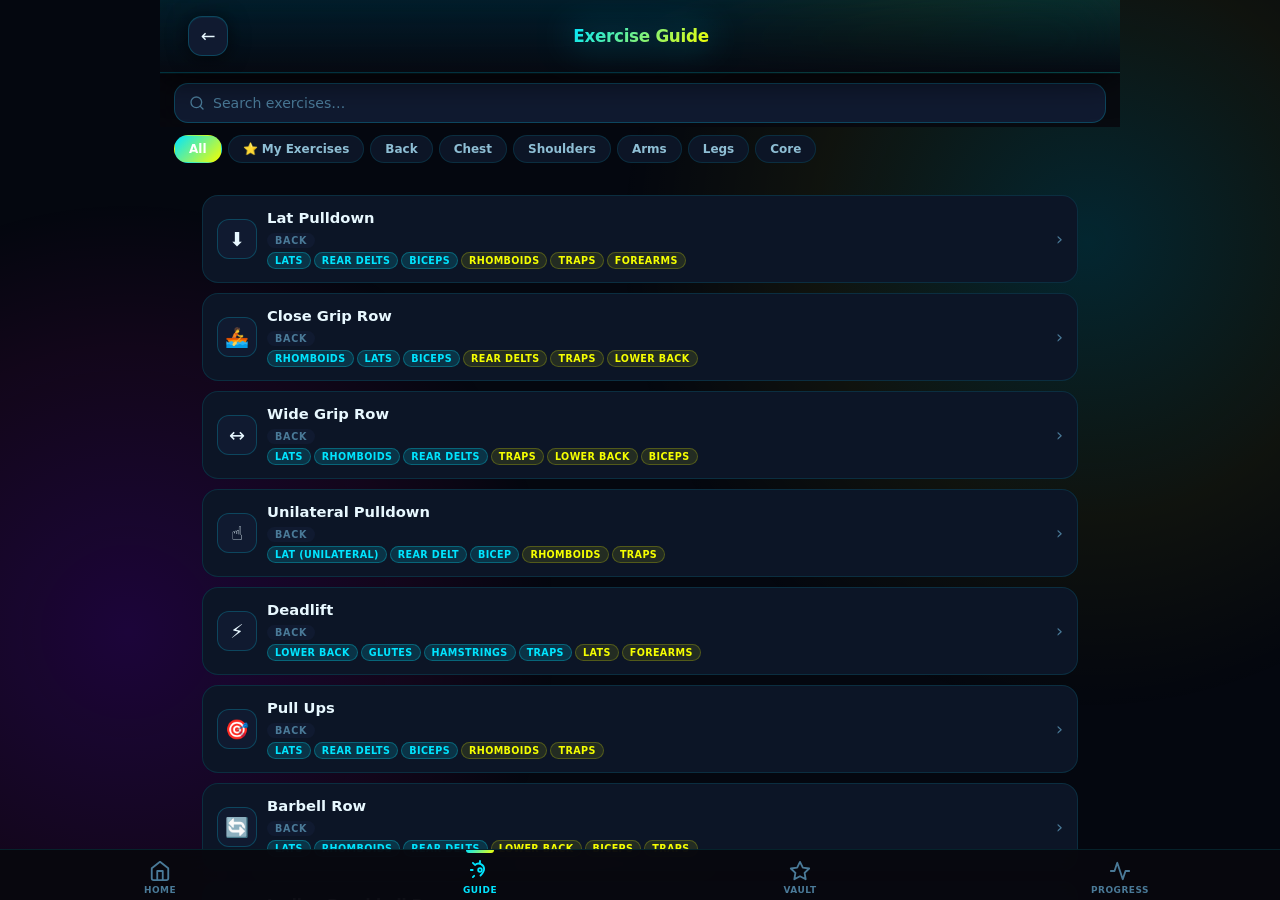
<file: guide.html>
<!DOCTYPE html>
<html lang="en">
<head>
  <meta charset="UTF-8"/>
  <meta name="viewport" content="width=device-width,initial-scale=1,viewport-fit=cover"/>
  <title>Exercise Guide — RepUp</title>
  <meta name="apple-mobile-web-app-capable" content="yes"/>
  <meta name="apple-mobile-web-app-status-bar-style" content="black-translucent"/>
  <meta name="theme-color" content="#00E5FF"/>
  <link rel="icon" type="image/svg+xml" href="icon.svg"/>
  <link rel="stylesheet" href="style.css?v=18"/>
  <style>
    #app { display:flex; flex-direction:column; height:100dvh; overflow:hidden; }
    header { flex-shrink:0; }
    #mscroll { flex:1; overflow-y:auto; -webkit-overflow-scrolling:touch; padding-bottom:80px; }

    /* Search */
    .search-wrap { padding:10px 14px 4px; position:sticky; top:0; z-index:10; background:rgba(8,8,14,.85); backdrop-filter:blur(16px); -webkit-backdrop-filter:blur(16px); }
    .search-box { display:flex; align-items:center; gap:8px; background:var(--card2); border:1px solid var(--border2); border-radius:14px; padding:0 14px; }
    .search-box svg { width:16px;height:16px;stroke:var(--t3);fill:none;stroke-width:2;stroke-linecap:round;flex-shrink:0; }
    #search { flex:1; background:none; border:none; outline:none; color:var(--t1); font-size:.88rem; padding:11px 0; }
    #search::placeholder { color:var(--t3); }

    /* Filter tabs */
    .ftabs { display:flex; gap:6px; padding:8px 14px; overflow-x:auto; scrollbar-width:none; flex-shrink:0; }
    .ftabs::-webkit-scrollbar { display:none; }
    .ftab { flex-shrink:0; padding:6px 14px; border-radius:20px; border:1px solid var(--border); background:var(--card); color:var(--t2); font-size:.75rem; font-weight:700; cursor:pointer; transition:all .15s; white-space:nowrap; }
    .ftab.on { background:var(--grad); color:#fff; border-color:transparent; }

    /* Exercise list */
    #ex-list { padding:4px 14px 0; }
    .ex-item { border-radius:16px; background:var(--card); border:1px solid var(--border); margin-bottom:10px; overflow:hidden; cursor:pointer; transition:border-color .15s; }
    .ex-item:active { border-color:var(--border2); }
    .ex-collapsed { padding:13px 14px; display:flex; align-items:center; gap:10px; }
    .ex-ico { width:40px;height:40px;border-radius:12px;background:var(--card2);border:1px solid var(--border2);display:flex;align-items:center;justify-content:center;font-size:1.2rem;flex-shrink:0; }
    .ex-meta { flex:1; min-width:0; }
    .ex-title { font-size:.92rem; font-weight:700; margin-bottom:3px; }
    .ex-group-tag { display:inline-block; font-size:.6rem; font-weight:800; text-transform:uppercase; letter-spacing:.08em; padding:2px 8px; border-radius:10px; background:var(--card2); color:var(--t3); margin-bottom:4px; }
    .ex-chips-row { display:flex; flex-wrap:wrap; gap:3px; }
    .chip { font-size:.6rem; font-weight:700; padding:2px 7px; border-radius:10px; text-transform:uppercase; letter-spacing:.04em; }
    .chip-p { background:rgba(0,229,255,.15); color:#00E5FF; border:1px solid rgba(0,229,255,.28); }
    .chip-s { background:rgba(245,255,0,.1); color:#F5FF00; border:1px solid rgba(245,255,0,.22); }
    .ex-arrow { font-size:1.1rem; color:var(--t3); flex-shrink:0; transition:transform .2s; }
    .ex-item.open .ex-arrow { transform:rotate(90deg); color:var(--accent); }

    /* Expanded body */
    .ex-body { display:none; padding:0 14px 14px; border-top:1px solid var(--border); }
    .ex-item.open .ex-body { display:block; }
    .diagrams { display:flex; gap:6px; padding:12px 0 8px; }
    .diag-wrap { flex:1; display:flex; flex-direction:column; align-items:center; }
    .diag-label { font-size:.58rem; font-weight:800; letter-spacing:.12em; text-transform:uppercase; color:var(--t3); margin-bottom:4px; }
    .diag-wrap svg { width:100%; max-width:130px; height:auto; }
    .legend { display:flex; gap:14px; padding:0 0 8px; }
    .leg { display:flex; align-items:center; gap:5px; font-size:.68rem; color:var(--t2); }
    .leg-dot { width:9px; height:9px; border-radius:50%; }
    .leg-dot.p { background:#00E5FF; }
    .leg-dot.s { background:rgba(245,255,0,.65); }
    .full-chips { display:flex; flex-wrap:wrap; gap:3px; padding:0 0 10px; }
    .ex-section { margin-bottom:10px; }
    .ex-section h4 { font-size:.62rem; font-weight:800; text-transform:uppercase; letter-spacing:.1em; color:var(--accent); margin:0 0 5px; }
    .ex-section p { font-size:.8rem; color:var(--t2); line-height:1.55; margin:0; }

    /* Empty state */
    .empty-guide { text-align:center; padding:60px 24px; color:var(--t3); }
    .empty-guide .ei { font-size:2.5rem; margin-bottom:12px; }
    .empty-guide p { font-size:.85rem; line-height:1.5; }

    /* Bottom nav */
    .gnav { position:fixed; bottom:0; left:0; right:0; display:flex; background:rgba(8,8,14,.94); backdrop-filter:blur(28px); -webkit-backdrop-filter:blur(28px); border-top:1px solid var(--border); padding-bottom:env(safe-area-inset-bottom); z-index:50; }
    .gnav a { flex:1; display:flex; flex-direction:column; align-items:center; gap:3px; padding:10px 4px 5px; color:var(--muted); text-decoration:none; font-size:.56rem; font-weight:800; text-transform:uppercase; letter-spacing:.5px; position:relative; transition:color .18s; }
    .gnav a svg { width:22px; height:22px; stroke:currentColor; fill:none; stroke-width:2; stroke-linecap:round; stroke-linejoin:round; transition:transform .18s; }
    .gnav a.on { color:var(--accent); }
    .gnav a.on svg { transform:translateY(-1px); }
    .gnav a.on::before { content:''; position:absolute; top:0; left:50%; transform:translateX(-50%); width:28px; height:2.5px; background:var(--grad); border-radius:0 0 3px 3px; }

    /* My-exercises badge */
    .mine-badge { display:inline-block; background:var(--grad); color:#fff; font-size:.55rem; font-weight:900; padding:1px 5px; border-radius:8px; margin-left:4px; vertical-align:middle; }
  </style>
</head>
<body>
<div id="app">

  <header>
    <a href="./repup.html" class="dbk" style="text-decoration:none">←</a>
    <div class="logo" style="font-size:1.05rem;letter-spacing:-.3px">Exercise Guide</div>
    <div style="width:38px"></div>
  </header>

  <div class="search-wrap">
    <div class="search-box">
      <svg viewBox="0 0 24 24"><circle cx="11" cy="11" r="8"/><path d="m21 21-4.35-4.35"/></svg>
      <input id="search" type="search" placeholder="Search exercises…" autocomplete="off"/>
    </div>
  </div>

  <div class="ftabs" id="ftabs">
    <button class="ftab on" data-f="all">All</button>
    <button class="ftab" data-f="mine">⭐ My Exercises</button>
    <button class="ftab" data-f="back">Back</button>
    <button class="ftab" data-f="chest">Chest</button>
    <button class="ftab" data-f="shoulders">Shoulders</button>
    <button class="ftab" data-f="arms">Arms</button>
    <button class="ftab" data-f="legs">Legs</button>
    <button class="ftab" data-f="core">Core</button>
  </div>

  <main id="mscroll">
    <div id="ex-list"></div>
  </main>

  <nav class="gnav">
    <a href="./repup.html">
      <svg viewBox="0 0 24 24"><path d="M3 9l9-7 9 7v11a2 2 0 01-2 2H5a2 2 0 01-2-2z"/><polyline points="9 22 9 12 15 12 15 22"/></svg>Home
    </a>
    <a href="./guide.html" class="on">
      <svg viewBox="0 0 24 24"><path d="M6.5 6.5a6 6 0 0 1 10 4.5c0 3-2 5-4 7M12 2v2M4.22 4.22l1.42 1.42M2 12h2M4.22 19.78l1.42-1.42"/><circle cx="12" cy="12" r="2"/></svg>Guide
    </a>
    <a href="./vault.html">
      <svg viewBox="0 0 24 24"><path d="M12 2l3.09 6.26L22 9.27l-5 4.87 1.18 6.88L12 17.77l-6.18 3.25L7 14.14 2 9.27l6.91-1.01L12 2z"/></svg>Vault
    </a>
    <a href="./progress.html">
      <svg viewBox="0 0 24 24"><polyline points="22 12 18 12 15 21 9 3 6 12 2 12"/></svg>Progress
    </a>
  </nav>

</div><!-- #app -->

<script>
// ─── SVG BODY ENGINE (identical to exercises.html) ───────────────────────────

const BASE = `
  <circle cx="50" cy="15" r="13" fill="#1a1a28" stroke="#353550" stroke-width="0.7"/>
  <path d="M44,28 L44,37 L56,37 L56,28 Z" fill="#1a1a28" stroke="#353550" stroke-width="0.7"/>
  <path d="M36,37 C22,41 15,58 14,90 L14,120 C14,133 18,141 29,143 L29,150 L71,150 L71,143 C82,141 86,133 86,120 L86,90 C85,58 78,41 64,37 Z" fill="#1a1a28" stroke="#353550" stroke-width="0.7"/>
  <path d="M28,38 C16,44 10,64 10,92 L10,115 L21,117 C21,90 21,66 27,50 Z" fill="#1a1a28" stroke="#353550" stroke-width="0.7"/>
  <path d="M72,38 C84,44 90,64 90,92 L90,115 L79,117 C79,90 79,66 73,50 Z" fill="#1a1a28" stroke="#353550" stroke-width="0.7"/>
  <path d="M10,117 C8,132 8,150 10,166 L20,168 C18,152 18,134 21,119 Z" fill="#1a1a28" stroke="#353550" stroke-width="0.7"/>
  <path d="M90,117 C92,132 92,150 90,166 L80,168 C82,152 82,134 79,119 Z" fill="#1a1a28" stroke="#353550" stroke-width="0.7"/>
  <ellipse cx="15" cy="172" rx="7" ry="5" fill="#1a1a28" stroke="#353550" stroke-width="0.7"/>
  <ellipse cx="85" cy="172" rx="7" ry="5" fill="#1a1a28" stroke="#353550" stroke-width="0.7"/>
  <path d="M29,152 C20,167 17,190 17,214 L17,229 L49,229 L49,214 C49,190 49,167 49,152 Z" fill="#1a1a28" stroke="#353550" stroke-width="0.7"/>
  <path d="M71,152 C80,167 83,190 83,214 L83,229 L51,229 L51,214 C51,190 51,167 51,152 Z" fill="#1a1a28" stroke="#353550" stroke-width="0.7"/>
  <path d="M19,231 C17,247 17,261 19,271 L35,275 L47,271 C45,261 45,246 49,231 Z" fill="#1a1a28" stroke="#353550" stroke-width="0.7"/>
  <path d="M81,231 C83,247 83,261 81,271 L65,275 L53,271 C55,261 55,246 51,231 Z" fill="#1a1a28" stroke="#353550" stroke-width="0.7"/>
  <ellipse cx="34" cy="278" rx="14" ry="5" fill="#1a1a28" stroke="#353550" stroke-width="0.7"/>
  <ellipse cx="66" cy="278" rx="14" ry="5" fill="#1a1a28" stroke="#353550" stroke-width="0.7"/>
`;

const FP = {
  'chest-l':      'M36,38 C30,44 28,56 30,70 C34,80 43,86 50,86 L50,38 Z',
  'chest-r':      'M64,38 C70,44 72,56 70,70 C66,80 57,86 50,86 L50,38 Z',
  'front-delt-l': 'M27,38 C15,43 10,56 12,68 L21,70 C20,58 21,47 27,48 Z',
  'front-delt-r': 'M73,38 C85,43 90,56 88,68 L79,70 C80,58 79,47 73,48 Z',
  'bicep-l':      'M11,68 C9,79 9,94 11,109 L21,111 C19,96 19,81 22,70 Z',
  'bicep-r':      'M89,68 C91,79 91,94 89,109 L79,111 C81,96 81,81 78,70 Z',
  'forearm-l':    'M9,121 C7,136 7,152 9,164 L19,166 C17,152 17,136 21,123 Z',
  'forearm-r':    'M91,121 C93,136 93,152 91,164 L81,166 C83,152 83,136 79,123 Z',
  'abs':          'M38,88 C36,97 35,112 36,124 C37,136 41,144 50,145 C59,144 63,136 64,124 C65,112 64,97 62,88 Z',
  'oblique-l':    'M28,94 C22,105 20,118 20,130 L31,133 C31,120 31,107 37,96 Z',
  'oblique-r':    'M72,94 C78,105 80,118 80,130 L69,133 C69,120 69,107 63,96 Z',
  'quad-l':       'M29,154 C20,168 17,192 17,216 L17,228 L49,228 L49,216 C49,192 49,168 49,154 Z',
  'quad-r':       'M71,154 C80,168 83,192 83,216 L83,228 L51,228 L51,216 C51,192 51,168 51,154 Z',
  'tibialis-l':   'M19,233 C17,249 17,263 19,271 L34,275 L46,271 C44,263 44,248 48,233 Z',
  'tibialis-r':   'M81,233 C83,249 83,263 81,271 L66,275 L54,271 C56,263 56,248 52,233 Z',
  'hip-l':        'M29,144 C22,148 18,155 19,163 L30,165 C30,158 33,152 37,148 Z',
  'hip-r':        'M71,144 C78,148 82,155 81,163 L70,165 C70,158 67,152 63,148 Z',
};

const BP = {
  'trap-u':      'M38,37 C43,30 57,30 62,37 L65,48 C59,42 50,40 41,42 Z',
  'trap-m':      'M30,48 L41,42 L59,42 L70,48 L68,70 L50,74 L32,70 Z',
  'rear-delt-l': 'M27,38 C15,43 10,56 12,68 L21,70 C20,58 21,47 27,48 Z',
  'rear-delt-r': 'M73,38 C85,43 90,56 88,68 L79,70 C80,58 79,47 73,48 Z',
  'lat-l':       'M15,70 C12,83 14,101 19,117 L30,119 C25,103 24,84 24,72 Z',
  'lat-r':       'M85,70 C88,83 86,101 81,117 L70,119 C75,103 76,84 76,72 Z',
  'rhomboid':    'M34,62 C38,56 62,56 66,62 L68,80 C61,76 50,74 39,76 L32,80 Z',
  'lower-back':  'M35,103 C31,113 31,125 33,135 L50,139 L67,135 C69,125 69,113 65,103 Z',
  'tricep-l':    'M11,68 C9,79 9,94 11,109 L21,111 C19,96 19,81 22,70 Z',
  'tricep-r':    'M89,68 C91,79 91,94 89,109 L79,111 C81,96 81,81 78,70 Z',
  'forearm-b-l': 'M9,121 C7,136 7,152 9,164 L19,166 C17,152 17,136 21,123 Z',
  'forearm-b-r': 'M91,121 C93,136 93,152 91,164 L81,166 C83,152 83,136 79,123 Z',
  'glute-l':     'M29,151 C20,159 17,172 17,185 L49,187 L49,151 Z',
  'glute-r':     'M71,151 C80,159 83,172 83,185 L51,187 L51,151 Z',
  'hamstring-l': 'M17,187 C15,202 15,218 17,228 L49,228 L49,187 Z',
  'hamstring-r': 'M83,187 C85,202 85,218 83,228 L51,228 L51,187 Z',
  'calf-l':      'M19,233 C17,249 17,263 19,271 L34,275 L46,271 C44,263 44,248 48,233 Z',
  'calf-r':      'M81,233 C83,249 83,263 81,271 L66,275 L54,271 C56,263 56,248 52,233 Z',
};

const PRI='rgba(0,229,255,.85)',PSTR='rgba(0,229,255,1)',SEC='rgba(245,255,0,.55)',SSTR='rgba(245,255,0,.8)';

function makeSVG(muscles, view) {
  const map = view === 'front' ? FP : BP;
  const overlays = Object.entries(muscles).filter(([k])=>map[k]).map(([k,t])=>{
    const fill=t==='p'?PRI:SEC, stroke=t==='p'?PSTR:SSTR;
    return `<path d="${map[k]}" fill="${fill}" stroke="${stroke}" stroke-width="0.6" opacity="0.92"/>`;
  }).join('');
  return `<svg viewBox="0 0 100 285" xmlns="http://www.w3.org/2000/svg">${BASE}${overlays}</svg>`;
}

// ─── EXERCISE DATABASE ────────────────────────────────────────────────────────

const DB = [
  // ── BACK ────────────────────────────────────────────────────────────────────
  {
    id:'lat-pulldown', group:'back', icon:'⬇️', name:'Lat Pulldown', sets:'3 × 8–12',
    muscles:{'lat-l':'p','lat-r':'p','rear-delt-l':'p','rear-delt-r':'p','bicep-l':'p','bicep-r':'p','rhomboid':'s','trap-m':'s','forearm-l':'s','forearm-r':'s'},
    primary:['Lats','Rear Delts','Biceps'], secondary:['Rhomboids','Traps','Forearms'],
    setup:'Sit with thighs locked under the pads. Grip the bar slightly wider than shoulders, palms away. Lean back 10–15° and lift your chest.',
    exec:'Drive your elbows straight down toward your hips — think "elbows to back pockets." Squeeze the lats hard at the bottom. Let the bar rise to a full stretch before each rep.'
  },
  {
    id:'close-grip-row', group:'back', icon:'🚣', name:'Close Grip Row', sets:'3 × 8–12',
    muscles:{'rhomboid':'p','lat-l':'p','lat-r':'p','bicep-l':'p','bicep-r':'p','rear-delt-l':'s','rear-delt-r':'s','trap-m':'s','lower-back':'s'},
    primary:['Rhomboids','Lats','Biceps'], secondary:['Rear Delts','Traps','Lower Back'],
    setup:'Seated cable row, lowest pulley, close neutral handle. Sit tall, feet on platform, slight hinge at the hips.',
    exec:'Row the handle into your lower chest by driving your elbows back. Squeeze shoulder blades together and hold for one second. Extend all the way out for a full lat stretch.'
  },
  {
    id:'wide-grip-row', group:'back', icon:'↔️', name:'Wide Grip Row', sets:'3 × 8–12',
    muscles:{'lat-l':'p','lat-r':'p','rhomboid':'p','rear-delt-l':'p','rear-delt-r':'p','trap-m':'s','lower-back':'s','bicep-l':'s','bicep-r':'s'},
    primary:['Lats','Rhomboids','Rear Delts'], secondary:['Traps','Lower Back','Biceps'],
    setup:'Wide-grip bar on seated cable row. Sit tall with neutral spine, slight forward hinge, overhand grip wider than shoulders.',
    exec:'Pull the bar toward your sternum with elbows flaring wide (70–80° out). Squeezes upper back and rear delts. Hold at the top, then extend fully — feel the full stretch.'
  },
  {
    id:'unilateral-pulldown', group:'back', icon:'☝️', name:'Unilateral Pulldown', sets:'3 × 8–12',
    muscles:{'lat-l':'p','rear-delt-l':'p','bicep-l':'p','rhomboid':'s','trap-m':'s'},
    primary:['Lat (Unilateral)','Rear Delt','Bicep'], secondary:['Rhomboids','Traps'],
    setup:'Single D-handle on high pulley. Kneel or sit angled slightly sideways, working arm fully extended overhead. Brace your free hand on the machine.',
    exec:'Pull the handle down toward your hip, driving your elbow tight to your side. Feel the lat on the working side fully fire. Reach all the way back up to a complete stretch before the next rep.'
  },
  {
    id:'deadlift', group:'back', icon:'⚡', name:'Deadlift', sets:'4 × 5',
    muscles:{'lower-back':'p','glute-l':'p','glute-r':'p','hamstring-l':'p','hamstring-r':'p','trap-m':'p','lat-l':'s','lat-r':'s','forearm-b-l':'s','forearm-b-r':'s'},
    primary:['Lower Back','Glutes','Hamstrings','Traps'], secondary:['Lats','Forearms'],
    setup:'Bar over mid-foot, hip-width stance. Hinge and grip just outside your legs. Lats engaged, chest tall, hips above knees, shoulders slightly in front of the bar.',
    exec:'Push the floor away (don\'t think "pull"). Keep the bar dragging up your shins and thighs. Lock hips and knees out simultaneously at the top. Lower under control — hinge hips back first.'
  },
  {
    id:'pull-ups', group:'back', icon:'🎯', name:'Pull Ups', sets:'4 × 8',
    muscles:{'lat-l':'p','lat-r':'p','rear-delt-l':'p','rear-delt-r':'p','bicep-l':'p','bicep-r':'p','rhomboid':'s','trap-m':'s'},
    primary:['Lats','Rear Delts','Biceps'], secondary:['Rhomboids','Traps'],
    setup:'Hang from the bar with a pronated (overhand) grip, slightly wider than shoulder-width. Arms fully extended. Engage your core and depress your shoulder blades before pulling.',
    exec:'Drive your elbows down and back. Pull until your chin clears the bar. Lower with full control to a dead hang. No kipping — each rep should be clean and controlled.'
  },
  {
    id:'barbell-row', group:'back', icon:'🔄', name:'Barbell Row', sets:'4 × 8',
    muscles:{'lat-l':'p','lat-r':'p','rhomboid':'p','rear-delt-l':'p','rear-delt-r':'p','lower-back':'s','bicep-l':'s','bicep-r':'s','trap-m':'s'},
    primary:['Lats','Rhomboids','Rear Delts'], secondary:['Lower Back','Biceps','Traps'],
    setup:'Hip hinge with a flat back — torso roughly 45°. Overhand grip just outside hip width. Bar hangs under your chest. Lats engaged to brace the upper back.',
    exec:'Row the bar into your lower rib cage, leading with your elbows. Squeeze your shoulder blades hard at the top. Lower with control. Do not use lower back momentum.'
  },

  // ── CHEST ────────────────────────────────────────────────────────────────────
  {
    id:'incline-db-press', group:'chest', icon:'📐', name:'Incline Dumbbell Press', sets:'3 × 8–12',
    muscles:{'chest-l':'p','chest-r':'p','front-delt-l':'p','front-delt-r':'p','tricep-l':'p','tricep-r':'p'},
    primary:['Upper Chest','Front Delts','Triceps'], secondary:[],
    setup:'Bench at 30–45°. Dumbbells at chest height, elbows at 70° from your torso. Feet flat on the floor, lower back lightly against the pad.',
    exec:'Press upward and slightly inward — dumbbells nearly touch at the top. Don\'t lock out elbows. Lower with control and let the chest stretch at the bottom.'
  },
  {
    id:'low-high-cable-fly', group:'chest', icon:'🔗', name:'Low to High Cable Flies', sets:'3 × 8–12',
    muscles:{'chest-l':'p','chest-r':'p','front-delt-l':'s','front-delt-r':'s'},
    primary:['Upper Chest','Inner Pec'], secondary:['Front Delts'],
    setup:'Both pulleys at the lowest position. Stand center, slight forward lean, staggered stance. Palms facing up.',
    exec:'Sweep handles upward and together in a wide arc, crossing slightly above chest height. Targets upper and inner pec fibers. Slowly return — don\'t let the cables snap back.'
  },
  {
    id:'pec-dec', group:'chest', icon:'🦅', name:'Pec Dec Flies', sets:'3 × 8–12',
    muscles:{'chest-l':'p','chest-r':'p','front-delt-l':'s','front-delt-r':'s'},
    primary:['Chest'], secondary:['Front Delts'],
    setup:'Seat adjusted so handles are at chest height. Full back against the pad, slight bend in elbows throughout.',
    exec:'Bring arms together in a controlled arc, squeezing the chest at center. Hold one second. Slowly open back — stretch under load builds the most size. No weight crashing at the back.'
  },
  {
    id:'bench-press', group:'chest', icon:'🏋️', name:'Bench Press', sets:'4 × 8',
    muscles:{'chest-l':'p','chest-r':'p','front-delt-l':'p','front-delt-r':'p','tricep-l':'s','tricep-r':'s'},
    primary:['Chest','Front Delts'], secondary:['Triceps'],
    setup:'Lie on a flat bench, eyes under the bar. Grip just outside shoulder-width. Arch your upper back (not lower), plant feet, and retract shoulder blades.',
    exec:'Unrack and lower the bar to your lower chest with elbows at 70°. Drive the bar up and slightly back over your eyes. Keep your shoulder blades pinched together throughout.'
  },
  {
    id:'dips', group:'chest', icon:'⬇️', name:'Dips', sets:'3 × 8',
    muscles:{'chest-l':'p','chest-r':'p','front-delt-l':'p','front-delt-r':'p','tricep-l':'p','tricep-r':'p'},
    primary:['Chest','Front Delts','Triceps'], secondary:[],
    setup:'Mount parallel bars with arms extended. Lean your torso forward 15–20° to bias the chest over the triceps.',
    exec:'Lower yourself until upper arms are parallel to the floor. Drive back up without locking out. Think "press your chest down through the bars."'
  },

  // ── SHOULDERS ─────────────────────────────────────────────────────────────────
  {
    id:'db-shoulder-press', group:'shoulders', icon:'🙌', name:'Dumbbell Shoulder Press', sets:'3 × 8–12',
    muscles:{'front-delt-l':'p','front-delt-r':'p','tricep-l':'p','tricep-r':'p','rear-delt-l':'s','rear-delt-r':'s','trap-u':'s'},
    primary:['Front Delts','Triceps'], secondary:['Rear Delts','Upper Traps'],
    setup:'Upright bench, back fully supported. Dumbbells at shoulder height, palms forward, elbows at 90°. Core braced.',
    exec:'Press straight overhead to near-lockout. Lower back to 90° under control. Dumbbells allow greater range than a barbell — use it.'
  },
  {
    id:'rear-delt-fly', group:'shoulders', icon:'😤', name:'Rear Delt Flies (Pec Dec)', sets:'3 × 8–12',
    muscles:{'rear-delt-l':'p','rear-delt-r':'p','rhomboid':'p','trap-m':'s'},
    primary:['Rear Delts','Rhomboids'], secondary:['Mid Traps'],
    setup:'Sit facing INTO the pec dec (reverse position). Handles at shoulder height, palms facing each other, elbows slightly bent. Chest against the pad.',
    exec:'Pull handles outward and back in a wide sweeping arc, squeezing rear delts and rhomboids at the peak. Hold, then slowly bring arms back to center.'
  },
  {
    id:'cable-lateral-raise', group:'shoulders', icon:'↔️', name:'Cable Lateral Raises', sets:'3 × 8–12',
    muscles:{'front-delt-l':'p','front-delt-r':'p','rear-delt-l':'s','rear-delt-r':'s','trap-m':'s'},
    primary:['Lateral Delts'], secondary:['Rear Delts','Traps'],
    setup:'Cable at lowest position. Stand sideways, cross-arm grip with the hand farther from the pulley. Other hand braces on the machine. Slight forward lean.',
    exec:'Raise arm out to the side until just above shoulder height, elbow leading. Pinky slightly higher than thumb. Cable maintains constant tension — lower slowly with full control.'
  },
  {
    id:'db-shrugs', group:'shoulders', icon:'🤷', name:'Dumbbell Shrugs', sets:'3 × 8–12',
    muscles:{'trap-u':'p','trap-m':'p','forearm-b-l':'s','forearm-b-r':'s'},
    primary:['Upper Traps','Mid Traps'], secondary:['Forearms'],
    setup:'Heavy dumbbells at your sides, neutral grip. Stand tall, arms straight, shoulders fully relaxed down.',
    exec:'Elevate shoulders straight up toward ears as high as possible. Hold one full second at the top. Lower slowly. No shoulder rolling — straight up and straight down.'
  },
  {
    id:'overhead-press', group:'shoulders', icon:'🙌', name:'Overhead Press', sets:'3 × 8–12',
    muscles:{'front-delt-l':'p','front-delt-r':'p','tricep-l':'p','tricep-r':'p','trap-u':'s','trap-m':'s'},
    primary:['Front Delts','Triceps'], secondary:['Traps'],
    setup:'Bar at shoulder height in a rack. Grip just outside shoulder-width, overhand. Core braced, glutes squeezed — no lower back arch.',
    exec:'Press the bar straight up, tucking your head back slightly as it passes. Lock out overhead. Lower to clavicle level before pressing again.'
  },
  {
    id:'face-pulls', group:'shoulders', icon:'🎯', name:'Face Pulls', sets:'3 × 15',
    muscles:{'rear-delt-l':'p','rear-delt-r':'p','rhomboid':'p','trap-m':'s'},
    primary:['Rear Delts','Rhomboids'], secondary:['Mid Traps'],
    setup:'Rope attachment at upper-chest/face height. Grip with thumbs up, palms facing each other. Step back until there\'s tension. Light weight — this is not an ego lift.',
    exec:'Pull the rope toward your face, pulling the ends apart as you bring it in. Elbows should flare out to your sides and slightly upward. Hold for one second, squeeze the rear delts hard.'
  },

  // ── ARMS ──────────────────────────────────────────────────────────────────────
  {
    id:'bayesian-curls', group:'arms', icon:'💪', name:'Bayesian Curls', sets:'3 × 8–12',
    muscles:{'bicep-l':'p','bicep-r':'p','forearm-l':'s','forearm-r':'s'},
    primary:['Biceps (Long Head)'], secondary:['Forearms'],
    setup:'Lowest pulley, face away. Arm straight behind your hip, elbow pointing back — this is the loaded stretch position.',
    exec:'Curl the handle forward and up, keeping your elbow behind your body the entire time. Maximizes long head stretch under load. Squeeze at peak, lower slowly back into full stretch.'
  },
  {
    id:'preacher-curls', group:'arms', icon:'🙏', name:'Preacher Curls', sets:'3 × 8–12',
    muscles:{'bicep-l':'p','bicep-r':'p','forearm-l':'s','forearm-r':'s'},
    primary:['Biceps'], secondary:['Forearms'],
    setup:'Upper arms draped flat against the angled pad — they stay in contact throughout. EZ-bar or dumbbells.',
    exec:'Curl up in a smooth arc. Stop just before lockout at the top. Lower with a 3-second eccentric — the stretch at the bottom is what builds the bicep.'
  },
  {
    id:'rope-hammer-curls', group:'arms', icon:'🔨', name:'Rope Hammer Curls', sets:'3 × 8–12',
    muscles:{'bicep-l':'p','bicep-r':'p','forearm-l':'p','forearm-r':'p'},
    primary:['Biceps','Brachialis','Forearms'], secondary:[],
    setup:'Rope on low pulley. Neutral (thumbs up) hammer grip. Elbows pinned to your sides — they are the pivot point.',
    exec:'Curl the rope upward, keeping wrists neutral. At the top, pull the rope ends slightly apart to maximize brachialis contraction. Lower under full control.'
  },
  {
    id:'barbell-curl', group:'arms', icon:'💪', name:'Barbell Curl', sets:'3 × 8–12',
    muscles:{'bicep-l':'p','bicep-r':'p','forearm-l':'s','forearm-r':'s'},
    primary:['Biceps'], secondary:['Forearms'],
    setup:'Stand with barbell, underhand grip at shoulder width. Elbows pinned to your sides. No swinging.',
    exec:'Curl the bar in a smooth arc to shoulder height. Squeeze hard at the top. Lower with a slow 2–3 second negative. Full extension at the bottom every rep.'
  },
  {
    id:'tricep-pushdown', group:'arms', icon:'⬇️', name:'Straight Bar Tricep Pushdown', sets:'3 × 8–12',
    muscles:{'tricep-l':'p','tricep-r':'p','forearm-b-l':'s','forearm-b-r':'s'},
    primary:['Triceps'], secondary:['Forearms'],
    setup:'Straight bar on high cable. Stand close, overhand grip, elbows tucked tight at your sides at about 90°. Elbows are the pivot — they don\'t move.',
    exec:'Push bar straight down to full extension. Squeeze triceps hard at the bottom. Return slowly — only your forearms move throughout.'
  },
  {
    id:'one-arm-tricep-ext', group:'arms', icon:'☝️', name:'One Arm Tricep Extension', sets:'3 × 8–12',
    muscles:{'tricep-l':'p','tricep-r':'p'},
    primary:['Triceps (All 3 Heads)'], secondary:[],
    setup:'Single D-handle on high pulley. Grip with one hand, elbow up beside your ear, upper arm vertical. Brace your free hand somewhere solid.',
    exec:'Extend your forearm upward to full lockout, squeezing the tricep. Lower slowly — feel the stretch with elbow fully bent. Upper arm stays perfectly still throughout.'
  },
  {
    id:'overhead-tricep-ext', group:'arms', icon:'⬆️', name:'Overhead Tricep Extensions', sets:'3 × 8–12',
    muscles:{'tricep-l':'p','tricep-r':'p'},
    primary:['Triceps (Long Head)'], secondary:[],
    setup:'Rope on low pulley. Face away, grip behind head with both hands, elbows pointing to the ceiling. Slight forward hinge.',
    exec:'Extend both arms overhead until straight, then lower slowly. Overhead position maximally stretches the long head — the biggest of the three tricep heads. Keep your core tight.'
  },
  {
    id:'forearm-finisher', group:'arms', icon:'💪', name:'Forearm Finisher', sets:'2 × 15',
    muscles:{'forearm-l':'p','forearm-r':'p','forearm-b-l':'p','forearm-b-r':'p'},
    primary:['Wrist Flexors','Wrist Extensors','Forearms'], secondary:[],
    setup:'Sit with forearms on your thighs or a bench edge. Light barbell or dumbbells, wrists hanging freely off the edge.',
    exec:'Wrist curls (palms up) then reverse wrist curls (palms down). Full range each rep — let the weight drop as far as possible at the bottom, curl fully at the top.'
  },

  // ── LEGS ──────────────────────────────────────────────────────────────────────
  {
    id:'barbell-squat', group:'legs', icon:'🦵', name:'Barbell Squats', sets:'3 × 8–12',
    muscles:{'quad-l':'p','quad-r':'p','glute-l':'p','glute-r':'p','hamstring-l':'s','hamstring-r':'s','lower-back':'s','calf-l':'s','calf-r':'s'},
    primary:['Quads','Glutes'], secondary:['Hamstrings','Lower Back','Calves'],
    setup:'Bar across upper traps (high bar) or rear delts (low bar). Feet shoulder-width, toes out 15–30°. Big breath into belly, brace core hard before unracking.',
    exec:'Sit back and down — chest tall, knees tracking over toes. Hit parallel or below. Drive through your whole foot on the way up, squeeze glutes at lockout.'
  },
  {
    id:'barbell-rdl', group:'legs', icon:'🔽', name:'Barbell RDLs', sets:'3 × 8–12',
    muscles:{'hamstring-l':'p','hamstring-r':'p','glute-l':'p','glute-r':'p','lower-back':'p','lat-l':'s','lat-r':'s','trap-m':'s','forearm-b-l':'s','forearm-b-r':'s'},
    primary:['Hamstrings','Glutes','Lower Back'], secondary:['Lats','Traps','Forearms'],
    setup:'Bar at hip height, overhand grip, feet hip-width. Soft knee bend. Lats engaged — pull shoulder blades down and back to keep bar close.',
    exec:'Hinge hips back, lower the bar along your legs until deep hamstring stretch (usually mid-shin). Maintain a neutral spine. Drive hips forward to stand, squeeze glutes at the top.'
  },
  {
    id:'leg-extension', group:'legs', icon:'🦵', name:'Leg Extension', sets:'3 × 8–12',
    muscles:{'quad-l':'p','quad-r':'p'},
    primary:['Quadriceps'], secondary:[],
    setup:'Back against the pad. Ankle roller just above ankles. Seat adjusted so knees align with the machine\'s pivot point — critical for joint health.',
    exec:'Extend legs to full lockout, squeezing the quads hard at the top. Hold one count. Lower slowly — 3-second negative maximizes tension. No momentum.'
  },
  {
    id:'leg-curl', group:'legs', icon:'🔁', name:'Leg Curl', sets:'3 × 8–12',
    muscles:{'hamstring-l':'p','hamstring-r':'p','calf-l':'s','calf-r':'s'},
    primary:['Hamstrings'], secondary:['Calves'],
    setup:'Face down, ankle roller just above heels, hips flat against bench, gripping the handles.',
    exec:'Curl heels toward glutes as far as possible. Squeeze hard at peak. Lower with a slow 3–4 second eccentric. Hips stay flat on the bench — no cheating.'
  },
  {
    id:'smith-calf-raise', group:'legs', icon:'🦶', name:'Smith Machine Calf Raises', sets:'3 × 8–12',
    muscles:{'calf-l':'p','calf-r':'p','tibialis-l':'s','tibialis-r':'s'},
    primary:['Calves (Gastrocnemius)'], secondary:['Tibialis Anterior'],
    setup:'Bar on upper traps, balls of feet on a plate/step, heels hanging off the edge. Core braced.',
    exec:'Rise onto your toes as high as possible — squeeze for 1–2 seconds. Lower heels all the way past neutral for a full calf stretch. No bouncing.'
  },
  {
    id:'bulgarian-split-squat', group:'legs', icon:'🚶', name:'Bulgarian Split Squats', sets:'3 × 8–12',
    muscles:{'quad-l':'p','quad-r':'p','glute-l':'p','glute-r':'p','hamstring-l':'s','hamstring-r':'s'},
    primary:['Quads','Glutes'], secondary:['Hamstrings'],
    setup:'Rear foot on bench, laces down. Stand 1–2 feet in front. Dumbbells at sides or barbell on back. Find balance before starting.',
    exec:'Lower your back knee toward the floor by bending your front leg. Torso upright — don\'t hunch forward. Press through your front heel to stand. Start light.'
  },
  {
    id:'hip-thrust', group:'legs', icon:'⬆️', name:'Hip Thrust', sets:'3 × 10–15',
    muscles:{'glute-l':'p','glute-r':'p','hamstring-l':'s','hamstring-r':'s','quad-l':'s','quad-r':'s'},
    primary:['Glutes'], secondary:['Hamstrings','Quads'],
    setup:'Upper back against a bench, bar across your hips (use pad). Feet flat and close to your glutes. Chin tucked.',
    exec:'Drive hips straight up by squeezing your glutes. Lock out at the top — hips fully extended, not hyperextended. Lower with control and repeat.'
  },
  {
    id:'lunges', group:'legs', icon:'🚶', name:'Lunges', sets:'3 × 12',
    muscles:{'quad-l':'p','quad-r':'p','glute-l':'p','glute-r':'p','hamstring-l':'s','hamstring-r':'s'},
    primary:['Quads','Glutes'], secondary:['Hamstrings'],
    setup:'Hold dumbbells at your sides or a barbell on your back. Stand tall with feet together.',
    exec:'Step forward, lower your back knee toward the floor (don\'t touch). Front shin stays vertical. Push back to the start through your front heel. Alternate legs.'
  },

  // ── CORE ──────────────────────────────────────────────────────────────────────
  {
    id:'ab-rollout', group:'core', icon:'⚙️', name:'Ab Roller Rollouts', sets:'3 × 8',
    muscles:{'abs':'p','oblique-l':'p','oblique-r':'p','lat-l':'p','lat-r':'p','lower-back':'s','front-delt-l':'s','front-delt-r':'s'},
    primary:['Abs','Obliques','Lats'], secondary:['Lower Back','Front Delts'],
    setup:'Kneel on a mat, ab wheel directly under your shoulders. Grip the handles firmly. Engage your core and tuck your pelvis slightly — this is your brace.',
    exec:'Roll forward slowly, keeping your body rigid. Go as far as you can without letting your lower back arch (this is your limit). Pull back using your core and lats together. Start with half reps and extend gradually.'
  },
  {
    id:'dragon-fly', group:'core', icon:'🐉', name:'Dragon Flies — 5-sec Eccentric', sets:'3 × 5',
    muscles:{'abs':'p','oblique-l':'p','oblique-r':'p','lower-back':'s','front-delt-l':'s','front-delt-r':'s'},
    primary:['Rectus Abdominis','Obliques'], secondary:['Lower Back','Front Delts'],
    setup:'Lie on a flat bench, grip the top behind your head with both hands. Body fully extended. This is elite-level core work — approach with respect.',
    exec:'Keep your body RIGID (no pike at hips) and lower your legs and torso away from the bench over exactly 5 seconds. Contract your core hard to pull back up. If you break form, end the set.'
  },
  {
    id:'plank', group:'core', icon:'🧱', name:'Plank', sets:'3 × 60s',
    muscles:{'abs':'p','oblique-l':'p','oblique-r':'p','lower-back':'s'},
    primary:['Abs','Obliques'], secondary:['Lower Back'],
    setup:'Forearms on the floor, elbows under shoulders. Toes tucked under. Body forms a straight line from head to heels.',
    exec:'Squeeze every muscle — abs, glutes, quads, grip. Don\'t let your hips sag or pike. Breathe steadily. If form breaks, stop — 40 seconds of perfect plank beats 60 seconds of poor one.'
  },
  {
    id:'hanging-leg-raises', group:'core', icon:'🎯', name:'Hanging Leg Raises', sets:'3 × 12',
    muscles:{'abs':'p','oblique-l':'p','oblique-r':'p','hip-l':'p','hip-r':'p'},
    primary:['Abs','Obliques','Hip Flexors'], secondary:[],
    setup:'Dead hang from a pull-up bar. Engage your lats and core. No swinging.',
    exec:'Raise your legs until they are parallel to the floor (or higher). Control the descent — don\'t let them drop. For more challenge, raise legs toward the bar with a posterior pelvic tilt.'
  },
  {
    id:'russian-twists', group:'core', icon:'🌀', name:'Russian Twists', sets:'3 × 20',
    muscles:{'oblique-l':'p','oblique-r':'p','abs':'s'},
    primary:['Obliques'], secondary:['Abs'],
    setup:'Sit on the floor, knees bent at 45°. Lean back slightly so your torso is at 45°. Hold a weight at chest height. Feet can be on the floor or elevated for more difficulty.',
    exec:'Rotate your torso left and right, touching the weight to the floor on each side. Rotate from the core — not just your arms. Keep your chest tall throughout.'
  },
];

// ─── MY EXERCISES ─────────────────────────────────────────────────────────────

function getMyExerciseNames() {
  const mine = new Set();
  try {
    const profiles = JSON.parse(localStorage.getItem('ru3-profiles') || '[]');
    const active   = localStorage.getItem('ru3-active') || (profiles[0] || '');
    const key      = 'ru3-' + active.toLowerCase().replace(/\s+/g, '-');
    const state    = JSON.parse(localStorage.getItem(key) || '{"workouts":[],"log":[]}');
    (state.workouts || []).forEach(w =>
      (w.exercises || []).forEach(e => mine.add(e.name.toLowerCase().trim()))
    );
    (state.log || []).forEach(session =>
      (session.exercises || session.sets || []).forEach(e =>
        e.name && mine.add(e.name.toLowerCase().trim())
      )
    );
  } catch(_) {}
  return mine;
}

// ─── RENDER ───────────────────────────────────────────────────────────────────

let currentFilter = 'all';
let searchQuery   = '';
let myExNames     = new Set();

function chipsHTML(list, type) {
  return list.map(c => `<span class="chip chip-${type}">${c}</span>`).join('');
}

function renderItem(ex) {
  const priChips = chipsHTML(ex.primary, 'p');
  const secChips = chipsHTML(ex.secondary, 's');
  const frontSVG = makeSVG(ex.muscles, 'front');
  const backSVG  = makeSVG(ex.muscles, 'back');
  const secBlock = ex.secondary.length
    ? `<div class="legend"><div class="leg"><div class="leg-dot p"></div>Primary</div><div class="leg"><div class="leg-dot s"></div>Secondary</div></div>`
    : `<div class="legend"><div class="leg"><div class="leg-dot p"></div>Primary</div></div>`;

  return `
  <div class="ex-item" data-id="${ex.id}">
    <div class="ex-collapsed">
      <div class="ex-ico">${ex.icon}</div>
      <div class="ex-meta">
        <div class="ex-title">${ex.name}</div>
        <div class="ex-group-tag">${ex.group}</div>
        <div class="ex-chips-row">${priChips}${secChips}</div>
      </div>
      <div class="ex-arrow">›</div>
    </div>
    <div class="ex-body">
      <div class="diagrams">
        <div class="diag-wrap"><div class="diag-label">Front</div>${frontSVG}</div>
        <div class="diag-wrap"><div class="diag-label">Back</div>${backSVG}</div>
      </div>
      ${secBlock}
      <div class="full-chips">${priChips}${secChips}</div>
      <div class="ex-section">
        <h4>Setup</h4>
        <p>${ex.setup}</p>
      </div>
      <div class="ex-section">
        <h4>Execution</h4>
        <p>${ex.exec}</p>
      </div>
      <div style="font-size:.72rem;color:var(--t3);margin-top:6px">${ex.sets}</div>
    </div>
  </div>`;
}

function renderList() {
  const list = document.getElementById('ex-list');
  const q    = searchQuery.toLowerCase();

  const filtered = DB.filter(ex => {
    if (currentFilter === 'mine') {
      const match = myExNames.has(ex.name.toLowerCase()) ||
        ex.name.toLowerCase().split(/\s+/).some(w => myExNames.has(w));
      if (!match) return false;
    } else if (currentFilter !== 'all') {
      if (ex.group !== currentFilter) return false;
    }
    if (q) {
      return ex.name.toLowerCase().includes(q) ||
             ex.primary.some(m => m.toLowerCase().includes(q)) ||
             ex.secondary.some(m => m.toLowerCase().includes(q));
    }
    return true;
  });

  if (!filtered.length) {
    list.innerHTML = `<div class="empty-guide">
      <div class="ei">${currentFilter === 'mine' ? '🏋️' : '🔍'}</div>
      <p>${currentFilter === 'mine'
        ? 'No exercises found from your workouts yet.<br>Add exercises in the main app and they\'ll show up here.'
        : 'No exercises match your search.'
      }</p>
    </div>`;
    return;
  }

  list.innerHTML = filtered.map(renderItem).join('');

  // Expand/collapse toggle
  list.querySelectorAll('.ex-item').forEach(item => {
    item.querySelector('.ex-collapsed').addEventListener('click', () => {
      const wasOpen = item.classList.contains('open');
      list.querySelectorAll('.ex-item.open').forEach(i => i.classList.remove('open'));
      if (!wasOpen) item.classList.add('open');
    });
  });
}

// ─── EVENTS ───────────────────────────────────────────────────────────────────

document.getElementById('search').addEventListener('input', function() {
  searchQuery = this.value.trim();
  renderList();
});

document.getElementById('ftabs').addEventListener('click', function(e) {
  const btn = e.target.closest('.ftab');
  if (!btn) return;
  document.querySelectorAll('.ftab').forEach(b => b.classList.remove('on'));
  btn.classList.add('on');
  currentFilter = btn.dataset.f;
  if (currentFilter === 'mine') myExNames = getMyExerciseNames();
  renderList();
});

// Initial render
myExNames = getMyExerciseNames();
renderList();
</script>
</body>
</html>
</file>
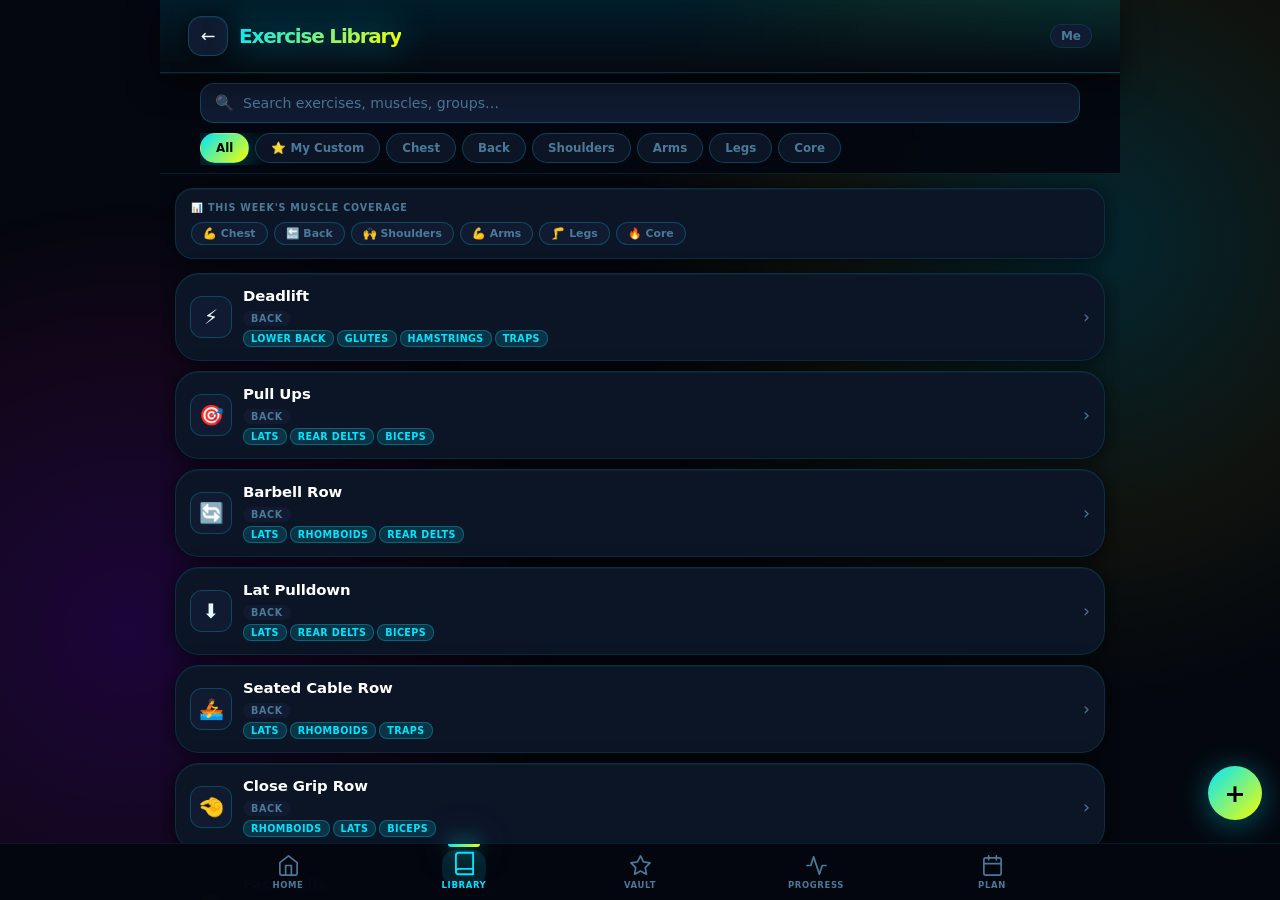
<file: library.html>
<!DOCTYPE html>
<html lang="en">
<head>
  <meta charset="UTF-8"/>
  <meta name="viewport" content="width=device-width,initial-scale=1,viewport-fit=cover"/>
  <title>Exercise Library — RepUp</title>
  <meta name="apple-mobile-web-app-capable" content="yes"/>
  <meta name="apple-mobile-web-app-status-bar-style" content="black-translucent"/>
  <meta name="theme-color" content="#00E5FF"/>
  <link rel="icon" type="image/svg+xml" href="icon.svg"/>
  <link rel="stylesheet" href="style.css?v=16"/>
  <style>
    html,body { height:100%; }
    body { padding-bottom: calc(72px + env(safe-area-inset-bottom)); }

    /* ── STICKY SEARCH + FILTERS ── */
    .lib-sticky {
      position: sticky;
      top: 0;
      z-index: 15;
      background: rgba(4,7,15,.96);
      backdrop-filter: blur(20px);
      -webkit-backdrop-filter: blur(20px);
      border-bottom: 1px solid var(--border);
      padding: 10px 15px 8px;
    }
    .lib-search-box {
      display: flex;
      align-items: center;
      gap: 9px;
      background: var(--card2);
      border: 1.5px solid var(--border2);
      border-radius: 14px;
      padding: 0 14px;
      margin-bottom: 10px;
      transition: border-color .18s, box-shadow .18s;
    }
    .lib-search-box:focus-within {
      border-color: var(--accent);
      box-shadow: 0 0 0 3px rgba(0,229,255,.12);
    }
    .lib-search-icon { font-size:.95rem; opacity:.45; flex-shrink:0; }
    #lib-q {
      flex:1; background:none; border:none; outline:none;
      color:var(--t1); font-size:.88rem; padding:11px 0;
      box-shadow:none; border-radius:0;
    }
    #lib-q::placeholder { color:var(--t3); }

    .lib-ftabs {
      display:flex; gap:6px; overflow-x:auto;
      scrollbar-width:none; padding-bottom:2px;
    }
    .lib-ftabs::-webkit-scrollbar { display:none; }
    .lib-ftab {
      flex-shrink:0; padding:7px 15px; border-radius:20px;
      border:1.5px solid var(--border2); background:var(--card);
      color:var(--muted); font-size:.74rem; font-weight:700;
      cursor:pointer; transition:all .17s; font-family:inherit;
      white-space:nowrap; touch-action:manipulation;
      -webkit-user-select:none; user-select:none;
    }
    .lib-ftab.on {
      background:var(--grad); color:#000;
      border-color:transparent; box-shadow:var(--sh-accent);
    }
    .lib-ftab:hover:not(.on) { border-color:rgba(0,229,255,.4); color:var(--accent); }

    /* ── BALANCE CARD ── */
    .balance-card {
      background:var(--card); border:1px solid var(--border);
      border-radius:var(--r); padding:13px 15px; margin-bottom:14px;
      box-shadow:var(--sh-card);
    }
    .balance-title {
      font-size:.6rem; font-weight:800; text-transform:uppercase;
      letter-spacing:.8px; color:var(--muted); margin-bottom:9px;
    }
    .balance-chips { display:flex; gap:6px; flex-wrap:wrap; }
    .bal-chip {
      display:flex; align-items:center; gap:4px;
      padding:4px 11px; border-radius:99px;
      font-size:.68rem; font-weight:700;
      background:var(--card2); border:1.5px solid var(--border2);
      color:var(--muted); text-transform:capitalize;
      transition:all .2s;
    }
    .bal-chip.done {
      background:rgba(90,254,154,.12);
      border-color:rgba(90,254,154,.35);
      color:var(--green);
    }
    .bal-chip.partial {
      background:rgba(245,255,0,.09);
      border-color:rgba(245,255,0,.28);
      color:var(--gold);
    }

    /* ── EXERCISE ITEMS ── */
    .ex-item {
      background:var(--card); border:1px solid var(--border);
      border-radius:var(--r-lg); margin-bottom:10px;
      overflow:hidden; transition:border-color .18s;
      box-shadow:var(--sh-card);
    }
    .ex-item:hover { border-color:var(--border2); }
    .ex-item.open { border-color:rgba(0,229,255,.3); }

    .ex-collapsed {
      display:flex; align-items:center; gap:11px;
      padding:13px 14px; cursor:pointer;
    }
    .ex-ico {
      width:42px; height:42px; border-radius:12px;
      background:var(--card2); border:1px solid var(--border2);
      display:flex; align-items:center; justify-content:center;
      font-size:1.25rem; flex-shrink:0;
    }
    .ex-meta { flex:1; min-width:0; }
    .ex-name { font-size:.93rem; font-weight:800; letter-spacing:-.1px; color:#fff; margin-bottom:2px; }
    .ex-grp-tag {
      display:inline-block; font-size:.6rem; font-weight:800;
      text-transform:uppercase; letter-spacing:.07em;
      padding:2px 8px; border-radius:8px;
      background:var(--card2); color:var(--t3); margin-bottom:4px;
    }
    .ex-chips-row { display:flex; flex-wrap:wrap; gap:3px; }
    .cchip { font-size:.6rem; font-weight:700; padding:2px 7px; border-radius:8px; text-transform:uppercase; letter-spacing:.04em; }
    .cchip-p { background:rgba(0,229,255,.15); color:#00E5FF; border:1px solid rgba(0,229,255,.28); }
    .cchip-s { background:rgba(245,255,0,.1); color:#F5FF00; border:1px solid rgba(245,255,0,.22); }
    .ex-arrow { font-size:1.1rem; color:var(--muted); flex-shrink:0; transition:transform .2s, color .2s; }
    .ex-item.open .ex-arrow { transform:rotate(90deg); color:var(--accent); }
    .custom-badge {
      display:inline-block; background:var(--grad); color:#000;
      font-size:.52rem; font-weight:900; padding:1px 6px;
      border-radius:7px; margin-left:5px; vertical-align:middle;
    }

    /* ── EXPANDED BODY ── */
    .ex-body {
      display:none; padding:0 14px 14px;
      border-top:1px solid var(--border);
      background:rgba(0,0,0,.18);
    }
    .ex-item.open .ex-body { display:block; }

    /* SVG muscle diagrams */
    .diagrams { display:flex; gap:8px; padding:12px 0 6px; }
    .diag-wrap { flex:1; display:flex; flex-direction:column; align-items:center; }
    .diag-label { font-size:.56rem; font-weight:800; letter-spacing:.12em; text-transform:uppercase; color:var(--t3); margin-bottom:4px; }
    .diag-wrap svg { width:100%; max-width:130px; height:auto; display:block; }
    .diag-legend { display:flex; gap:14px; padding:0 0 10px; }
    .dleg { display:flex; align-items:center; gap:5px; font-size:.67rem; color:var(--t2); }
    .dleg-dot { width:9px; height:9px; border-radius:50%; }

    /* Form cue sections */
    .ex-section { margin:10px 0 6px; }
    .ex-sec-lbl {
      font-size:.6rem; font-weight:800; text-transform:uppercase;
      letter-spacing:.08em; color:var(--accent); margin-bottom:4px;
    }
    .ex-sec-txt { font-size:.81rem; color:var(--t2); line-height:1.62; }
    .ex-tip-box {
      font-size:.76rem; color:var(--gold); font-style:italic;
      margin:10px 0 12px; padding:9px 13px;
      background:rgba(245,255,0,.07); border-radius:10px;
      border-left:2px solid rgba(245,255,0,.45);
    }
    .ex-chip-row { display:flex; flex-wrap:wrap; gap:4px; margin:4px 0 12px; }
    .ex-sets-lbl { font-size:.7rem; color:var(--t3); margin-top:4px; }

    /* YouTube demo button */
    .yt-btn {
      display:flex; align-items:center; justify-content:center;
      gap:7px; width:100%; padding:10px 14px; border-radius:12px;
      background:rgba(255,60,60,.1); border:1.5px solid rgba(255,80,80,.28);
      color:#FF8888; font-size:.8rem; font-weight:700;
      text-decoration:none; margin-top:12px;
      transition:all .18s; box-sizing:border-box;
    }
    .yt-btn:hover { background:rgba(255,60,60,.2); border-color:rgba(255,80,80,.5); color:#FFAAAA; }
    .yt-icon { font-size:1rem; flex-shrink:0; }

    /* ── EMPTY STATE ── */
    .lib-empty { text-align:center; padding:54px 24px; color:var(--muted); }
    .lib-empty-i { font-size:2.8rem; margin-bottom:12px; opacity:.3; }
    .lib-empty p { font-size:.86rem; line-height:1.6; }

    /* ── ADD CUSTOM FAB ── */
    .lib-fab {
      position:fixed; bottom:calc(80px + env(safe-area-inset-bottom));
      right:18px; z-index:25;
    }
    .lib-fab button {
      width:54px; height:54px; border-radius:50%;
      background:var(--grad); color:#000;
      font-size:1.6rem; font-weight:900; border:none;
      box-shadow:var(--sh-accent), 0 4px 20px rgba(0,0,0,.5);
      cursor:pointer; display:flex; align-items:center; justify-content:center;
      transition:transform .2s, box-shadow .2s;
    }
    .lib-fab button:hover { transform:scale(1.08); box-shadow:0 0 40px rgba(0,229,255,.55), 0 4px 24px rgba(0,0,0,.5); }
    .lib-fab button:active { transform:scale(.92); }

    /* ── BOTTOM NAV ── */
    .gnav {
      position:fixed; bottom:0; left:0; right:0;
      display:flex;
      background:rgba(4,7,15,.98);
      backdrop-filter:blur(40px) saturate(200%);
      -webkit-backdrop-filter:blur(40px) saturate(200%);
      border-top:1px solid rgba(0,229,255,.10);
      padding-bottom:calc(4px + env(safe-area-inset-bottom));
      z-index:20;
    }
    .gnav a {
      flex:1; display:flex; flex-direction:column;
      align-items:center; gap:3px; padding:10px 4px 6px;
      color:var(--muted); text-decoration:none;
      font-size:.53rem; font-weight:800; text-transform:uppercase;
      letter-spacing:.65px; position:relative; transition:color .18s;
    }
    .gnav a svg {
      width:23px; height:23px; stroke:currentColor; fill:none;
      stroke-width:1.75; stroke-linecap:round; stroke-linejoin:round;
      transition:transform .28s cubic-bezier(.34,1.56,.64,1);
    }
    .gnav a.on { color:var(--accent); }
    .gnav a.on svg { transform:translateY(-2px) scale(1.12); }
    .gnav a.on::after {
      content:''; position:absolute; top:6px; left:50%;
      transform:translateX(-50%); width:44px; height:36px;
      background:rgba(0,229,255,.12); border-radius:14px; z-index:-1;
    }
    .gnav a.on::before {
      content:''; position:absolute; top:0; left:50%;
      transform:translateX(-50%); width:32px; height:3px;
      background:var(--grad); border-radius:0 0 5px 5px;
      box-shadow:0 0 18px rgba(0,229,255,1), 0 0 36px rgba(0,229,255,.5);
    }

    /* ── CUSTOM EXERCISE DELETE ── */
    .del-custom-btn {
      display:flex; align-items:center; justify-content:center;
      width:100%; margin-top:8px; padding:9px; border-radius:11px;
      background:rgba(255,0,85,.1); color:var(--red);
      border:1px solid rgba(255,0,85,.22); font-size:.79rem;
      font-weight:700; cursor:pointer; font-family:inherit;
      transition:background .15s; touch-action:manipulation;
    }
    .del-custom-btn:hover { background:rgba(255,0,85,.2); }

    /* ── RESPONSIVE ── */
    @media (min-width:768px) {
      .lib-sticky, main {
        padding-left:max(15px, calc((100% - 700px) / 2));
        padding-right:max(15px, calc((100% - 700px) / 2));
      }
      .gnav {
        padding-left:max(0px, calc((100% - 700px) / 2));
        padding-right:max(0px, calc((100% - 700px) / 2));
      }
    }
    @media (min-width:1024px) {
      .lib-sticky, main {
        padding-left:max(24px, calc((100% - 880px) / 2));
        padding-right:max(24px, calc((100% - 880px) / 2));
      }
      .gnav {
        padding-left:max(0px, calc((100% - 880px) / 2));
        padding-right:max(0px, calc((100% - 880px) / 2));
      }
    }
  </style>
</head>
<body>
<div id="app">

  <header>
    <div style="display:flex;align-items:center;gap:11px">
      <a href="./repup.html" class="dbk" style="text-decoration:none;display:flex;align-items:center;justify-content:center">←</a>
      <div class="logo" style="font-size:1.25rem">Exercise Library</div>
    </div>
    <div id="profile-chip" style="font-size:.75rem;font-weight:700;color:var(--muted);background:var(--card2);border:1px solid var(--border);border-radius:99px;padding:4px 10px"></div>
  </header>

  <!-- Sticky search + filters -->
  <div class="lib-sticky">
    <div class="lib-search-box">
      <span class="lib-search-icon">🔍</span>
      <input id="lib-q" type="search" placeholder="Search exercises, muscles, groups…" autocomplete="off"/>
    </div>
    <div class="lib-ftabs" id="lib-ftabs">
      <button class="lib-ftab on" data-lf="all">All</button>
      <button class="lib-ftab" data-lf="custom">⭐ My Custom</button>
      <button class="lib-ftab" data-lf="chest">Chest</button>
      <button class="lib-ftab" data-lf="back">Back</button>
      <button class="lib-ftab" data-lf="shoulders">Shoulders</button>
      <button class="lib-ftab" data-lf="arms">Arms</button>
      <button class="lib-ftab" data-lf="legs">Legs</button>
      <button class="lib-ftab" data-lf="core">Core</button>
    </div>
  </div>

  <main id="mscroll" style="padding:14px 15px 10px; overflow-y:auto; flex:1;">

    <!-- Weekly muscle balance -->
    <div class="balance-card">
      <div class="balance-title">📊 This Week's Muscle Coverage</div>
      <div class="balance-chips" id="balance-chips"></div>
    </div>

    <!-- Exercise list -->
    <div id="ex-list"></div>

  </main>

  <!-- Floating add button -->
  <div class="lib-fab">
    <button id="lib-add-btn" title="Add Custom Exercise">+</button>
  </div>

  <nav class="gnav">
    <a href="./repup.html">
      <svg viewBox="0 0 24 24"><path d="M3 9l9-7 9 7v11a2 2 0 01-2 2H5a2 2 0 01-2-2z"/><polyline points="9 22 9 12 15 12 15 22"/></svg>Home
    </a>
    <a href="./library.html" class="on">
      <svg viewBox="0 0 24 24"><path d="M4 19.5v-15A2.5 2.5 0 016.5 2H20v20H6.5a2.5 2.5 0 010-5H20"/></svg>Library
    </a>
    <a href="./vault.html">
      <svg viewBox="0 0 24 24"><path d="M12 2l3.09 6.26L22 9.27l-5 4.87 1.18 6.88L12 17.77l-6.18 3.25L7 14.14 2 9.27l6.91-1.01L12 2z"/></svg>Vault
    </a>
    <a href="./progress.html">
      <svg viewBox="0 0 24 24"><polyline points="22 12 18 12 15 21 9 3 6 12 2 12"/></svg>Progress
    </a>
    <a href="./planner.html">
      <svg viewBox="0 0 24 24"><rect x="3" y="4" width="18" height="18" rx="2"/><line x1="16" y1="2" x2="16" y2="6"/><line x1="8" y1="2" x2="8" y2="6"/><line x1="3" y1="10" x2="21" y2="10"/></svg>Plan
    </a>
  </nav>

</div>

<!-- ══ ADD CUSTOM EXERCISE MODAL ══ -->
<div class="overlay hidden" id="m-custom">
  <div class="sheet">
    <div class="drag"></div>
    <h2 id="m-custom-h">Add Custom Exercise</h2>

    <div style="display:grid;grid-template-columns:1fr 72px;gap:9px">
      <div class="fg">
        <label>Exercise Name</label>
        <input id="inp-cx-name" type="text" placeholder="e.g. Pause Squat" maxlength="60"/>
      </div>
      <div class="fg">
        <label>Icon</label>
        <input id="inp-cx-icon" type="text" placeholder="🏋️" maxlength="4" style="text-align:center;font-size:1.2rem"/>
      </div>
    </div>

    <div class="fg">
      <label>Muscle Group</label>
      <select id="inp-cx-group">
        <option value="chest">Chest</option>
        <option value="back">Back</option>
        <option value="shoulders">Shoulders</option>
        <option value="arms">Arms</option>
        <option value="legs">Legs</option>
        <option value="core">Core</option>
        <option value="other">Other / Full Body</option>
      </select>
    </div>

    <div class="fg">
      <label>Primary Muscles (comma-separated)</label>
      <input id="inp-cx-primary" type="text" placeholder="e.g. Chest, Front Delts, Triceps"/>
    </div>
    <div class="fg">
      <label>Secondary Muscles (optional)</label>
      <input id="inp-cx-secondary" type="text" placeholder="e.g. Core, Biceps"/>
    </div>
    <div class="fg">
      <label>Setup &amp; Starting Position</label>
      <textarea id="inp-cx-setup" rows="2" placeholder="Describe how to set up for this exercise…"></textarea>
    </div>
    <div class="fg">
      <label>Execution &amp; Form Cues</label>
      <textarea id="inp-cx-exec" rows="3" placeholder="Step-by-step execution with key coaching cues…"></textarea>
    </div>
    <div class="fg">
      <label>Pro Tip (optional)</label>
      <input id="inp-cx-tip" type="text" placeholder="One key insight that makes the biggest difference…" maxlength="140"/>
    </div>
    <div class="fg">
      <label>Default Sets × Reps</label>
      <input id="inp-cx-sets" type="text" placeholder="e.g. 3 × 8–12" maxlength="30"/>
    </div>

    <div class="sacts">
      <button class="btn btn-g" id="btn-cancel-custom">Cancel</button>
      <button class="btn btn-o" id="btn-save-custom">Save Exercise</button>
    </div>
  </div>
</div>

<script>
'use strict';

// ─── PROFILE & STATE ─────────────────────────────────────────────────────────
var profile = localStorage.getItem('ru3-active') || 'Me';
var sk = function(n){ return 'ru3-' + n.toLowerCase().replace(/\s+/g,'-'); };
function loadState(name){
  var raw = localStorage.getItem(sk(name));
  return raw ? JSON.parse(raw) : { workouts:[], log:[], sched:{}, library:{} };
}
var S = loadState(profile);

function ceKey(){ return sk(profile) + '-customs'; }
function getCustoms(){ return JSON.parse(localStorage.getItem(ceKey()) || '[]'); }
function saveCustoms(d){ localStorage.setItem(ceKey(), JSON.stringify(d)); }

var ge  = function(id){ return document.getElementById(id); };
var esc = function(s){ return String(s==null?'':s).replace(/[&<>"']/g,function(c){return{'&':'&amp;','<':'&lt;','>':'&gt;','"':'&quot;',"'":'&#39;'}[c];}); };
var uid = function(){ return Math.random().toString(36).slice(2,10); };

ge('profile-chip').textContent = profile;

// ─── SVG BODY PATHS ──────────────────────────────────────────────────────────
var BASE = '<circle cx="50" cy="15" r="13" fill="#1a1a28" stroke="#353550" stroke-width="0.7"/>' +
  '<path d="M44,28 L44,37 L56,37 L56,28 Z" fill="#1a1a28" stroke="#353550" stroke-width="0.7"/>' +
  '<path d="M36,37 C22,41 15,58 14,90 L14,120 C14,133 18,141 29,143 L29,150 L71,150 L71,143 C82,141 86,133 86,120 L86,90 C85,58 78,41 64,37 Z" fill="#1a1a28" stroke="#353550" stroke-width="0.7"/>' +
  '<path d="M28,38 C16,44 10,64 10,92 L10,115 L21,117 C21,90 21,66 27,50 Z" fill="#1a1a28" stroke="#353550" stroke-width="0.7"/>' +
  '<path d="M72,38 C84,44 90,64 90,92 L90,115 L79,117 C79,90 79,66 73,50 Z" fill="#1a1a28" stroke="#353550" stroke-width="0.7"/>' +
  '<path d="M10,117 C8,132 8,150 10,166 L20,168 C18,152 18,134 21,119 Z" fill="#1a1a28" stroke="#353550" stroke-width="0.7"/>' +
  '<path d="M90,117 C92,132 92,150 90,166 L80,168 C82,152 82,134 79,119 Z" fill="#1a1a28" stroke="#353550" stroke-width="0.7"/>' +
  '<ellipse cx="15" cy="172" rx="7" ry="5" fill="#1a1a28" stroke="#353550" stroke-width="0.7"/>' +
  '<ellipse cx="85" cy="172" rx="7" ry="5" fill="#1a1a28" stroke="#353550" stroke-width="0.7"/>' +
  '<path d="M29,152 C20,167 17,190 17,214 L17,229 L49,229 L49,214 C49,190 49,167 49,152 Z" fill="#1a1a28" stroke="#353550" stroke-width="0.7"/>' +
  '<path d="M71,152 C80,167 83,190 83,214 L83,229 L51,229 L51,214 C51,192 51,167 51,152 Z" fill="#1a1a28" stroke="#353550" stroke-width="0.7"/>' +
  '<path d="M19,231 C17,247 17,261 19,271 L35,275 L47,271 C45,261 45,246 49,231 Z" fill="#1a1a28" stroke="#353550" stroke-width="0.7"/>' +
  '<path d="M81,231 C83,247 83,261 81,271 L65,275 L53,271 C55,261 55,246 51,231 Z" fill="#1a1a28" stroke="#353550" stroke-width="0.7"/>' +
  '<ellipse cx="34" cy="278" rx="14" ry="5" fill="#1a1a28" stroke="#353550" stroke-width="0.7"/>' +
  '<ellipse cx="66" cy="278" rx="14" ry="5" fill="#1a1a28" stroke="#353550" stroke-width="0.7"/>';

var FP = {
  'chest-l':      'M36,38 C30,44 28,56 30,70 C34,80 43,86 50,86 L50,38 Z',
  'chest-r':      'M64,38 C70,44 72,56 70,70 C66,80 57,86 50,86 L50,38 Z',
  'front-delt-l': 'M27,38 C15,43 10,56 12,68 L21,70 C20,58 21,47 27,48 Z',
  'front-delt-r': 'M73,38 C85,43 90,56 88,68 L79,70 C80,58 79,47 73,48 Z',
  'bicep-l':      'M11,68 C9,79 9,94 11,109 L21,111 C19,96 19,81 22,70 Z',
  'bicep-r':      'M89,68 C91,79 91,94 89,109 L79,111 C81,96 81,81 78,70 Z',
  'forearm-l':    'M9,121 C7,136 7,152 9,164 L19,166 C17,152 17,136 21,123 Z',
  'forearm-r':    'M91,121 C93,136 93,152 91,164 L81,166 C83,152 83,136 79,123 Z',
  'abs':          'M38,88 C36,97 35,112 36,124 C37,136 41,144 50,145 C59,144 63,136 64,124 C65,112 64,97 62,88 Z',
  'oblique-l':    'M28,94 C22,105 20,118 20,130 L31,133 C31,120 31,107 37,96 Z',
  'oblique-r':    'M72,94 C78,105 80,118 80,130 L69,133 C69,120 69,107 63,96 Z',
  'quad-l':       'M29,154 C20,168 17,192 17,216 L17,228 L49,228 L49,216 C49,192 49,168 49,154 Z',
  'quad-r':       'M71,154 C80,168 83,192 83,216 L83,228 L51,228 L51,216 C51,192 51,168 51,154 Z',
  'tibialis-l':   'M19,233 C17,249 17,263 19,271 L34,275 L46,271 C44,263 44,248 48,233 Z',
  'tibialis-r':   'M81,233 C83,249 83,263 81,271 L66,275 L54,271 C56,263 56,248 52,233 Z',
  'hip-l':        'M29,144 C22,148 18,155 19,163 L30,165 C30,158 33,152 37,148 Z',
  'hip-r':        'M71,144 C78,148 82,155 81,163 L70,165 C70,158 67,152 63,148 Z',
};

var BP = {
  'trap-u':      'M38,37 C43,30 57,30 62,37 L65,48 C59,42 50,40 41,42 Z',
  'trap-m':      'M30,48 L41,42 L59,42 L70,48 L68,70 L50,74 L32,70 Z',
  'rear-delt-l': 'M27,38 C15,43 10,56 12,68 L21,70 C20,58 21,47 27,48 Z',
  'rear-delt-r': 'M73,38 C85,43 90,56 88,68 L79,70 C80,58 79,47 73,48 Z',
  'lat-l':       'M15,70 C12,83 14,101 19,117 L30,119 C25,103 24,84 24,72 Z',
  'lat-r':       'M85,70 C88,83 86,101 81,117 L70,119 C75,103 76,84 76,72 Z',
  'rhomboid':    'M34,62 C38,56 62,56 66,62 L68,80 C61,76 50,74 39,76 L32,80 Z',
  'lower-back':  'M35,103 C31,113 31,125 33,135 L50,139 L67,135 C69,125 69,113 65,103 Z',
  'tricep-l':    'M11,68 C9,79 9,94 11,109 L21,111 C19,96 19,81 22,70 Z',
  'tricep-r':    'M89,68 C91,79 91,94 89,109 L79,111 C81,96 81,81 78,70 Z',
  'forearm-b-l': 'M9,121 C7,136 7,152 9,164 L19,166 C17,152 17,136 21,123 Z',
  'forearm-b-r': 'M91,121 C93,136 93,152 91,164 L81,166 C83,152 83,136 79,123 Z',
  'glute-l':     'M29,151 C20,159 17,172 17,185 L49,187 L49,151 Z',
  'glute-r':     'M71,151 C80,159 83,172 83,185 L51,187 L51,151 Z',
  'hamstring-l': 'M17,187 C15,202 15,218 17,228 L49,228 L49,187 Z',
  'hamstring-r': 'M83,187 C85,202 85,218 83,228 L51,228 L51,187 Z',
  'calf-l':      'M19,233 C17,249 17,263 19,271 L34,275 L46,271 C44,263 44,248 48,233 Z',
  'calf-r':      'M81,233 C83,249 83,263 81,271 L66,275 L54,271 C56,263 56,248 52,233 Z',
};

function makeSVG(muscles, view){
  var map = view === 'front' ? FP : BP;
  var o = '';
  var keys = Object.keys(muscles);
  for(var i=0;i<keys.length;i++){
    var k=keys[i]; if(!map[k]) continue;
    var t=muscles[k];
    var fill=t==='p'?'rgba(0,229,255,.85)':'rgba(245,255,0,.55)';
    var stroke=t==='p'?'rgba(0,229,255,1)':'rgba(245,255,0,.8)';
    o+='<path d="'+map[k]+'" fill="'+fill+'" stroke="'+stroke+'" stroke-width="0.6" opacity="0.92"/>';
  }
  return '<svg viewBox="0 0 100 285" xmlns="http://www.w3.org/2000/svg">'+BASE+o+'</svg>';
}

// ─── EXERCISE DATABASE (50 exercises) ────────────────────────────────────────
var DB = [
  // ── BACK ─────────────────────────────────────────────────────────────────
  { id:'deadlift', group:'back', icon:'⚡', name:'Deadlift', sets:'4 × 5',
    muscles:{'lower-back':'p','glute-l':'p','glute-r':'p','hamstring-l':'p','hamstring-r':'p','trap-m':'p','lat-l':'s','lat-r':'s','forearm-b-l':'s','forearm-b-r':'s'},
    primary:['Lower Back','Glutes','Hamstrings','Traps'], secondary:['Lats','Forearms'],
    setup:'Bar over mid-foot, hip-width stance. Hinge and grip just outside your legs. Lats engaged, chest tall, hips above knees, shoulders slightly in front of the bar.',
    exec:'Push the floor away — don\'t think "pull." Keep the bar dragging up your shins and thighs. Lock hips and knees out simultaneously at the top. Lower under control, hinge hips back first.',
    tip:'The cue "push the floor away" keeps your back safer than thinking about pulling the bar up.' },

  { id:'pull-ups', group:'back', icon:'🎯', name:'Pull Ups', sets:'4 × 8',
    muscles:{'lat-l':'p','lat-r':'p','rear-delt-l':'p','rear-delt-r':'p','bicep-l':'p','bicep-r':'p','rhomboid':'s','trap-m':'s'},
    primary:['Lats','Rear Delts','Biceps'], secondary:['Rhomboids','Traps'],
    setup:'Hang from the bar with a pronated (overhand) grip, slightly wider than shoulder-width. Arms fully extended. Engage your core and depress your shoulder blades before pulling.',
    exec:'Drive your elbows down and back. Pull until your chin clears the bar. Lower with full control to a dead hang. No kipping — each rep should be clean and controlled.',
    tip:'Initiate with your lats, not your biceps — imagine bending the bar toward you.' },

  { id:'barbell-row', group:'back', icon:'🔄', name:'Barbell Row', sets:'4 × 8',
    muscles:{'lat-l':'p','lat-r':'p','rhomboid':'p','rear-delt-l':'p','rear-delt-r':'p','lower-back':'s','bicep-l':'s','bicep-r':'s','trap-m':'s'},
    primary:['Lats','Rhomboids','Rear Delts'], secondary:['Lower Back','Biceps','Traps'],
    setup:'Hip hinge with a flat back — torso roughly 45°. Overhand grip just outside hip width. Bar hangs under your chest. Lats engaged to brace the upper back.',
    exec:'Row the bar into your lower rib cage, leading with your elbows. Squeeze your shoulder blades hard at the top. Lower with control. Do not use lower back momentum.',
    tip:'Lead with your elbows, not your hands, to maximise back engagement.' },

  { id:'lat-pulldown', group:'back', icon:'⬇️', name:'Lat Pulldown', sets:'3 × 10–12',
    muscles:{'lat-l':'p','lat-r':'p','rear-delt-l':'p','rear-delt-r':'p','bicep-l':'p','bicep-r':'p','rhomboid':'s','trap-m':'s','forearm-l':'s','forearm-r':'s'},
    primary:['Lats','Rear Delts','Biceps'], secondary:['Rhomboids','Traps','Forearms'],
    setup:'Sit with thighs locked under the pads. Grip the bar slightly wider than shoulders, palms away. Lean back 10–15° and lift your chest.',
    exec:'Drive your elbows straight down toward your hips — think "elbows to back pockets." Squeeze the lats hard at the bottom. Let the bar rise to a full stretch before each rep.',
    tip:'Arch your chest up to meet the bar — this keeps your lats fully engaged at the bottom.' },

  { id:'seated-cable-row', group:'back', icon:'🚣', name:'Seated Cable Row', sets:'3 × 10–12',
    muscles:{'lat-l':'p','lat-r':'p','rhomboid':'p','trap-m':'p','bicep-l':'s','bicep-r':'s','lower-back':'s'},
    primary:['Lats','Rhomboids','Traps'], secondary:['Biceps','Lower Back'],
    setup:'Seated cable row, feet flat on platform. Sit upright, slight forward lean at hips only. Handle at lower abdomen level.',
    exec:'Row the handle into your lower abdomen by driving your elbows back. Squeeze your shoulder blades together and hold for one second. Extend fully for a complete lat stretch.',
    tip:'Avoid rocking your torso — all the work should come from your arms and back.' },

  { id:'close-grip-row', group:'back', icon:'🤏', name:'Close Grip Row', sets:'3 × 8–12',
    muscles:{'rhomboid':'p','lat-l':'p','lat-r':'p','bicep-l':'p','bicep-r':'p','rear-delt-l':'s','rear-delt-r':'s','trap-m':'s','lower-back':'s'},
    primary:['Rhomboids','Lats','Biceps'], secondary:['Rear Delts','Traps','Lower Back'],
    setup:'Seated cable row, lowest pulley, close neutral handle. Sit tall, feet on platform, slight hinge at the hips.',
    exec:'Row the handle into your lower chest by driving your elbows back. Squeeze shoulder blades together and hold for one second. Extend all the way out for a full lat stretch.',
    tip:'The narrow grip shifts emphasis to the rhomboids and middle traps — great for posture.' },

  { id:'face-pulls', group:'back', icon:'😤', name:'Face Pulls', sets:'3 × 15',
    muscles:{'rear-delt-l':'p','rear-delt-r':'p','rhomboid':'p','trap-m':'s'},
    primary:['Rear Delts','Rhomboids'], secondary:['Mid Traps'],
    setup:'Rope attachment at upper-chest/face height. Grip with thumbs up, palms facing each other. Step back until there\'s tension. Light weight — this is not an ego lift.',
    exec:'Pull the rope toward your face, pulling the ends apart as you bring it in. Elbows should flare out to your sides and slightly upward. Hold for one second, squeeze the rear delts hard.',
    tip:'An extremely underrated movement for shoulder health — do this consistently.' },

  // ── CHEST ─────────────────────────────────────────────────────────────────
  { id:'bench-press', group:'chest', icon:'🏋️', name:'Bench Press', sets:'4 × 6–8',
    muscles:{'chest-l':'p','chest-r':'p','front-delt-l':'p','front-delt-r':'p','tricep-l':'s','tricep-r':'s'},
    primary:['Chest','Front Delts'], secondary:['Triceps'],
    setup:'Lie on a flat bench, eyes under the bar. Grip just outside shoulder-width. Arch your upper back (not lower), plant feet, and retract shoulder blades.',
    exec:'Unrack and lower the bar to your lower chest with elbows at 70°. Drive the bar up and slightly back over your eyes. Keep your shoulder blades pinched together throughout.',
    tip:'Keep your shoulder blades pinched back and feet flat on the floor throughout the lift.' },

  { id:'incline-db-press', group:'chest', icon:'📐', name:'Incline Dumbbell Press', sets:'3 × 8–12',
    muscles:{'chest-l':'p','chest-r':'p','front-delt-l':'p','front-delt-r':'p','tricep-l':'p','tricep-r':'p'},
    primary:['Upper Chest','Front Delts','Triceps'], secondary:[],
    setup:'Bench at 30–45°. Dumbbells at chest height, elbows at 70° from your torso. Feet flat on the floor, lower back lightly against the pad.',
    exec:'Press upward and slightly inward — dumbbells nearly touch at the top. Don\'t lock out elbows. Lower with control and let the chest stretch at the bottom.',
    tip:'The steeper the incline, the more front deltoid involvement — keep it under 45° for chest focus.' },

  { id:'cable-crossover', group:'chest', icon:'🔗', name:'Cable Crossover', sets:'3 × 12–15',
    muscles:{'chest-l':'p','chest-r':'p','front-delt-l':'s','front-delt-r':'s'},
    primary:['Chest','Inner Pec'], secondary:['Front Delts'],
    setup:'Both cables at shoulder height or above. Stand center, slight forward lean, staggered stance. Palms down or neutral.',
    exec:'Sweep handles down and together in a wide arc, crossing slightly below chest height. Squeeze hard at the center for 1–2 seconds. Slowly return — feel the full stretch.',
    tip:'Focus on the squeeze at the center — slow the movement down for maximum stretch.' },

  { id:'pec-dec', group:'chest', icon:'🦅', name:'Pec Dec Flies', sets:'3 × 10–12',
    muscles:{'chest-l':'p','chest-r':'p','front-delt-l':'s','front-delt-r':'s'},
    primary:['Chest'], secondary:['Front Delts'],
    setup:'Seat adjusted so handles are at chest height. Full back against the pad, slight bend in elbows throughout.',
    exec:'Bring arms together in a controlled arc, squeezing the chest at center. Hold one second. Slowly open back — stretch under load builds the most size. No weight crashing at the back.',
    tip:'Never lock your elbows — maintain a soft bend throughout to protect the joint.' },

  { id:'push-ups', group:'chest', icon:'💪', name:'Push Ups', sets:'3 × 15–20',
    muscles:{'chest-l':'p','chest-r':'p','front-delt-l':'p','front-delt-r':'p','tricep-l':'s','tricep-r':'s','abs':'s'},
    primary:['Chest','Front Delts'], secondary:['Triceps','Core'],
    setup:'Hands slightly wider than shoulders, body rigid from head to heels. Core and glutes braced.',
    exec:'Lower your chest to the floor with elbows at 45–70°. Press back up while keeping your body perfectly rigid. Full range every rep.',
    tip:'A narrower hand position shifts more load onto the triceps.' },

  { id:'dips', group:'chest', icon:'⬇️', name:'Dips', sets:'3 × 8–10',
    muscles:{'chest-l':'p','chest-r':'p','front-delt-l':'p','front-delt-r':'p','tricep-l':'p','tricep-r':'p'},
    primary:['Chest','Front Delts','Triceps'], secondary:[],
    setup:'Mount parallel bars with arms extended. Lean your torso forward 15–20° to bias the chest over the triceps.',
    exec:'Lower yourself until upper arms are parallel to the floor. Drive back up without locking out. Think "press your chest down through the bars."',
    tip:'The forward lean determines the muscle emphasis — more lean = more chest.' },

  // ── SHOULDERS ─────────────────────────────────────────────────────────────
  { id:'overhead-press', group:'shoulders', icon:'🙌', name:'Overhead Press', sets:'4 × 6–8',
    muscles:{'front-delt-l':'p','front-delt-r':'p','tricep-l':'p','tricep-r':'p','trap-u':'s','trap-m':'s'},
    primary:['Front Delts','Triceps'], secondary:['Traps'],
    setup:'Bar at shoulder height in a rack. Grip just outside shoulder-width, overhand. Core braced, glutes squeezed — no lower back arch.',
    exec:'Press the bar straight up, tucking your head back slightly as it passes. Lock out overhead. Lower to clavicle level before pressing again.',
    tip:'Tuck your chin back as the bar passes your face, then push your head through the window at the top.' },

  { id:'db-shoulder-press', group:'shoulders', icon:'🏋️', name:'Dumbbell Shoulder Press', sets:'3 × 8–12',
    muscles:{'front-delt-l':'p','front-delt-r':'p','tricep-l':'p','tricep-r':'p','rear-delt-l':'s','rear-delt-r':'s','trap-u':'s'},
    primary:['Front Delts','Triceps'], secondary:['Rear Delts','Upper Traps'],
    setup:'Upright bench, back fully supported. Dumbbells at shoulder height, palms forward, elbows at 90°. Core braced.',
    exec:'Press straight overhead to near-lockout. Lower back to 90° under control. Dumbbells allow greater range than a barbell — use it.',
    tip:'Don\'t touch the dumbbells at the top — keeping them slightly apart maintains constant tension.' },

  { id:'lateral-raises', group:'shoulders', icon:'↔️', name:'Lateral Raises', sets:'3 × 12–15',
    muscles:{'front-delt-l':'p','front-delt-r':'p','rear-delt-l':'s','rear-delt-r':'s','trap-m':'s'},
    primary:['Lateral Delts'], secondary:['Rear Delts','Traps'],
    setup:'Hold dumbbells at your sides, neutral grip. Stand tall with slight forward lean.',
    exec:'Raise arms out to just above shoulder height, pinky slightly higher than thumb, slight bend in elbows. Hold a beat at the top. Lower with 3-second control.',
    tip:'Keep a slight bend in the elbows and lead with your elbows rather than your wrists.' },

  { id:'cable-lateral', group:'shoulders', icon:'〰️', name:'Cable Lateral Raises', sets:'3 × 12–15',
    muscles:{'front-delt-l':'p','front-delt-r':'p','rear-delt-l':'s','rear-delt-r':'s','trap-m':'s'},
    primary:['Lateral Delts'], secondary:['Rear Delts','Traps'],
    setup:'Cable at lowest position. Stand sideways, cross-arm grip with the hand farther from the pulley. Slight forward lean.',
    exec:'Raise arm out to the side until just above shoulder height, elbow leading. Cable maintains constant tension — lower slowly with full control.',
    tip:'Cable version provides tension at the bottom where dumbbells give none — superior for shoulder hypertrophy.' },

  { id:'rear-delt-fly', group:'shoulders', icon:'😤', name:'Rear Delt Flies', sets:'3 × 12–15',
    muscles:{'rear-delt-l':'p','rear-delt-r':'p','rhomboid':'p','trap-m':'s'},
    primary:['Rear Delts','Rhomboids'], secondary:['Mid Traps'],
    setup:'Sit facing INTO the pec dec (reverse position). Handles at shoulder height, palms facing each other, elbows slightly bent. Chest against the pad.',
    exec:'Pull handles outward and back in a wide sweeping arc, squeezing rear delts and rhomboids at the peak. Hold, then slowly bring arms back to center.',
    tip:'The rear delt is almost always undertrained — prioritise it every single session.' },

  { id:'arnold-press', group:'shoulders', icon:'🏅', name:'Arnold Press', sets:'3 × 10–12',
    muscles:{'front-delt-l':'p','front-delt-r':'p','tricep-l':'p','tricep-r':'p','rear-delt-l':'s','rear-delt-r':'s','trap-u':'s'},
    primary:['Front Delts','Triceps'], secondary:['Rear Delts','Upper Traps'],
    setup:'Start with dumbbells at chin height, palms facing you, elbows together in front of your chest.',
    exec:'Rotate palms forward as you press overhead — reverse the rotation on the way down, ending with palms facing you at the bottom.',
    tip:'The rotation hits all three deltoid heads in one movement — slower is better here.' },

  { id:'db-shrugs', group:'shoulders', icon:'🤷', name:'Dumbbell Shrugs', sets:'3 × 12–15',
    muscles:{'trap-u':'p','trap-m':'p','forearm-b-l':'s','forearm-b-r':'s'},
    primary:['Upper Traps','Mid Traps'], secondary:['Forearms'],
    setup:'Heavy dumbbells at your sides, neutral grip. Stand tall, arms straight, shoulders fully relaxed down.',
    exec:'Elevate shoulders straight up toward ears as high as possible. Hold one full second at the top. Lower slowly. No shoulder rolling — straight up and straight down.',
    tip:'Heavier is better here — traps respond to load. Chase a solid top-position squeeze, not speed.' },

  // ── ARMS ──────────────────────────────────────────────────────────────────
  { id:'barbell-curl', group:'arms', icon:'💪', name:'Barbell Curl', sets:'3 × 8–12',
    muscles:{'bicep-l':'p','bicep-r':'p','forearm-l':'s','forearm-r':'s'},
    primary:['Biceps'], secondary:['Forearms'],
    setup:'Stand with barbell, underhand grip at shoulder width. Elbows pinned to your sides. No swinging.',
    exec:'Curl the bar in a smooth arc to shoulder height. Squeeze hard at the top. Lower with a slow 2–3 second negative. Full extension at the bottom every rep.',
    tip:'Keep your elbows pinned at your sides — if they move forward you are using momentum.' },

  { id:'incline-db-curl', group:'arms', icon:'📐', name:'Incline Dumbbell Curl', sets:'3 × 10–12',
    muscles:{'bicep-l':'p','bicep-r':'p','forearm-l':'s','forearm-r':'s'},
    primary:['Biceps (Long Head)'], secondary:['Forearms'],
    setup:'Incline bench at 60°. Sit back, let arms hang freely behind your hips. This stretches the long head maximally before each rep.',
    exec:'Curl both dumbbells simultaneously with a supinated (palms-up) grip. Squeeze hard at the top. Lower slowly — the stretched position at the bottom is where growth happens.',
    tip:'The incline position is one of the most effective bicep builders — the deep stretch at the bottom is everything.' },

  { id:'hammer-curl', group:'arms', icon:'🔨', name:'Hammer Curls', sets:'3 × 10–12',
    muscles:{'bicep-l':'p','bicep-r':'p','forearm-l':'p','forearm-r':'p'},
    primary:['Biceps','Brachialis','Forearms'], secondary:[],
    setup:'Hold dumbbells with a neutral grip (palms facing each other). Elbows pinned to your sides — they are the pivot point.',
    exec:'Curl both dumbbells up simultaneously or alternating, keeping wrists neutral. At the top, pull the handles slightly apart for extra brachialis contraction. Lower under control.',
    tip:'Hammer curls target the brachialis and build arm thickness that regular curls miss.' },

  { id:'preacher-curl', group:'arms', icon:'🙏', name:'Preacher Curls', sets:'3 × 10–12',
    muscles:{'bicep-l':'p','bicep-r':'p','forearm-l':'s','forearm-r':'s'},
    primary:['Biceps'], secondary:['Forearms'],
    setup:'Upper arms draped flat against the angled pad — they stay in contact throughout. EZ-bar or dumbbells.',
    exec:'Curl up in a smooth arc. Stop just before lockout at the top. Lower with a 3-second eccentric — the stretch at the bottom is what builds the bicep.',
    tip:'The pad prevents cheating — every rep is honest, so keep the weight honest too.' },

  { id:'tricep-pushdown', group:'arms', icon:'⬇️', name:'Tricep Pushdown', sets:'3 × 10–12',
    muscles:{'tricep-l':'p','tricep-r':'p','forearm-b-l':'s','forearm-b-r':'s'},
    primary:['Triceps'], secondary:['Forearms'],
    setup:'Straight bar or rope on high cable. Stand close, overhand grip, elbows tucked tight at your sides at about 90°. Elbows are the pivot — they don\'t move.',
    exec:'Push bar straight down to full extension. Squeeze triceps hard at the bottom. Return slowly — only your forearms move throughout.',
    tip:'Full extension at the bottom is critical — half reps significantly reduce the tricep stimulus.' },

  { id:'overhead-tricep', group:'arms', icon:'⬆️', name:'Overhead Tricep Extension', sets:'3 × 10–12',
    muscles:{'tricep-l':'p','tricep-r':'p'},
    primary:['Triceps (Long Head)'], secondary:[],
    setup:'Rope on low pulley. Face away, grip behind head with both hands, elbows pointing to the ceiling. Slight forward hinge.',
    exec:'Extend both arms overhead until straight, then lower slowly. Overhead position maximally stretches the long head — the biggest of the three tricep heads. Keep your core tight.',
    tip:'Overhead position stretches the long head maximally — this is the key to thick triceps.' },

  { id:'tricep-dips', group:'arms', icon:'⬇️', name:'Tricep Dips (Bench)', sets:'3 × 10–15',
    muscles:{'tricep-l':'p','tricep-r':'p','chest-l':'s','chest-r':'s'},
    primary:['Triceps'], secondary:['Chest'],
    setup:'Hands on a bench or box behind you, fingers forward. Feet extended out or on another surface. Keep your torso upright — don\'t lean forward.',
    exec:'Lower by bending your elbows until your upper arms are parallel to the floor. Press back up to full extension. Stay close to the bench throughout.',
    tip:'The more upright your torso, the more tricep isolation — lean forward to shift toward chest.' },

  { id:'close-grip-bench', group:'arms', icon:'🤏', name:'Close Grip Bench Press', sets:'3 × 8–10',
    muscles:{'tricep-l':'p','tricep-r':'p','chest-l':'s','chest-r':'s','front-delt-l':'s','front-delt-r':'s'},
    primary:['Triceps','Chest'], secondary:['Front Delts'],
    setup:'Set your grip at shoulder-width on the barbell (narrower than regular bench). Lower to your lower chest keeping elbows close to your body.',
    exec:'Press to full lockout — maximise the squeeze at the top. Lower under full control. The narrow grip emphasises the triceps while the chest still assists.',
    tip:'Shoulder-width grip protects the wrists — going narrower is unnecessary and can cause injury.' },

  // ── LEGS ──────────────────────────────────────────────────────────────────
  { id:'barbell-squat', group:'legs', icon:'🦵', name:'Barbell Squat', sets:'4 × 5–8',
    muscles:{'quad-l':'p','quad-r':'p','glute-l':'p','glute-r':'p','hamstring-l':'s','hamstring-r':'s','lower-back':'s','calf-l':'s','calf-r':'s'},
    primary:['Quads','Glutes'], secondary:['Hamstrings','Lower Back','Calves'],
    setup:'Bar across upper traps (high bar) or rear delts (low bar). Feet shoulder-width, toes out 15–30°. Big breath into belly, brace core hard before unracking.',
    exec:'Sit back and down — chest tall, knees tracking over toes. Hit parallel or below. Drive through your whole foot on the way up, squeeze glutes at lockout.',
    tip:'Knees should track over your toes — push them outward throughout the entire movement.' },

  { id:'romanian-deadlift', group:'legs', icon:'🔽', name:'Romanian Deadlift', sets:'3 × 8–10',
    muscles:{'hamstring-l':'p','hamstring-r':'p','glute-l':'p','glute-r':'p','lower-back':'p','lat-l':'s','lat-r':'s','forearm-b-l':'s','forearm-b-r':'s'},
    primary:['Hamstrings','Glutes','Lower Back'], secondary:['Lats','Forearms'],
    setup:'Bar at hip height, overhand grip, feet hip-width. Soft knee bend. Lats engaged — pull shoulder blades down and back to keep bar close.',
    exec:'Hinge hips back, lower the bar along your legs until deep hamstring stretch (usually mid-shin). Maintain a neutral spine. Drive hips forward to stand, squeeze glutes at the top.',
    tip:'Feel the stretch before reversing — stopping too early leaves gains on the table.' },

  { id:'leg-press', group:'legs', icon:'🦵', name:'Leg Press', sets:'3 × 10–12',
    muscles:{'quad-l':'p','quad-r':'p','glute-l':'p','glute-r':'p','hamstring-l':'s','hamstring-r':'s'},
    primary:['Quads','Glutes'], secondary:['Hamstrings'],
    setup:'Feet shoulder-width on the platform. Lower back and hips flat against the seat throughout.',
    exec:'Lower the sled until your knees reach 90°, then drive through your heels back to near-full extension. Do not lock out your knees at the top.',
    tip:'Never lock your knees out at the top — keep a slight bend to protect the joint.' },

  { id:'hip-thrust', group:'legs', icon:'⬆️', name:'Hip Thrust', sets:'3 × 10–15',
    muscles:{'glute-l':'p','glute-r':'p','hamstring-l':'s','hamstring-r':'s','quad-l':'s','quad-r':'s'},
    primary:['Glutes'], secondary:['Hamstrings','Quads'],
    setup:'Upper back against a bench, bar across your hips (use a pad). Feet flat and close to your glutes. Chin tucked.',
    exec:'Drive hips straight up by squeezing your glutes. Lock out at the top — hips fully extended, not hyperextended. Lower with control and repeat.',
    tip:'The glute squeeze at the top is what makes this movement elite — do not skip it.' },

  { id:'bulgarian-split-squat', group:'legs', icon:'🚶', name:'Bulgarian Split Squat', sets:'3 × 8–10 each',
    muscles:{'quad-l':'p','quad-r':'p','glute-l':'p','glute-r':'p','hamstring-l':'s','hamstring-r':'s'},
    primary:['Quads','Glutes'], secondary:['Hamstrings'],
    setup:'Rear foot on bench, laces down. Stand 1–2 feet in front. Dumbbells at sides or barbell on back. Find balance before starting.',
    exec:'Lower your back knee toward the floor by bending your front leg. Torso upright — don\'t hunch forward. Press through your front heel to stand.',
    tip:'A longer step targets the glutes more — a shorter step puts more load on the quads.' },

  { id:'leg-extension', group:'legs', icon:'🦵', name:'Leg Extension', sets:'3 × 12–15',
    muscles:{'quad-l':'p','quad-r':'p'},
    primary:['Quadriceps'], secondary:[],
    setup:'Back against the pad. Ankle roller just above ankles. Seat adjusted so knees align with the machine\'s pivot point.',
    exec:'Extend legs to full lockout, squeezing the quads hard at the top. Hold one count. Lower slowly — 3-second negative maximises tension. No momentum.',
    tip:'Full lockout at the top with a 1-2 second squeeze makes this exercise significantly more effective.' },

  { id:'leg-curl', group:'legs', icon:'🔁', name:'Leg Curl', sets:'3 × 10–12',
    muscles:{'hamstring-l':'p','hamstring-r':'p','calf-l':'s','calf-r':'s'},
    primary:['Hamstrings'], secondary:['Calves'],
    setup:'Face down, ankle roller just above heels, hips flat against bench, gripping the handles.',
    exec:'Curl heels toward glutes as far as possible. Squeeze hard at peak. Lower with a slow 3–4 second eccentric. Hips stay flat on the bench.',
    tip:'Pointing your toes slightly increases the range of motion — try it.' },

  { id:'calf-raise', group:'legs', icon:'🦶', name:'Calf Raises', sets:'4 × 15–20',
    muscles:{'calf-l':'p','calf-r':'p','tibialis-l':'s','tibialis-r':'s'},
    primary:['Calves (Gastrocnemius)'], secondary:['Tibialis Anterior'],
    setup:'Stand with balls of feet on an elevated surface, heels hanging off the edge. Core braced.',
    exec:'Drop heels as low as possible for a full calf stretch. Rise up as high as you can and hold for one second at the top. No bouncing — full range every rep.',
    tip:'Full range of motion matters here more than any other exercise — calves respond to stretch.' },

  { id:'lunges', group:'legs', icon:'🚶', name:'Lunges', sets:'3 × 12 each',
    muscles:{'quad-l':'p','quad-r':'p','glute-l':'p','glute-r':'p','hamstring-l':'s','hamstring-r':'s','calf-l':'s','calf-r':'s'},
    primary:['Quads','Glutes'], secondary:['Hamstrings','Calves'],
    setup:'Hold dumbbells at your sides or a barbell on your back. Stand tall with feet together.',
    exec:'Step forward and lower your back knee toward the floor, keeping your front shin vertical. Drive through your front heel to return to standing. Alternate legs.',
    tip:'A longer step targets the glutes more — a shorter step puts more load on the quads.' },

  // ── CORE ──────────────────────────────────────────────────────────────────
  { id:'plank', group:'core', icon:'🧱', name:'Plank', sets:'3 × 45–60s',
    muscles:{'abs':'p','oblique-l':'p','oblique-r':'p','lower-back':'s'},
    primary:['Abs','Obliques'], secondary:['Lower Back'],
    setup:'Forearms on the floor, elbows under shoulders. Toes tucked under. Body forms a straight line from head to heels.',
    exec:'Squeeze every muscle — abs, glutes, quads, grip. Don\'t let your hips sag or pike. Breathe steadily. If form breaks, stop.',
    tip:'Squeeze your glutes and quads as hard as your abs — this makes the plank dramatically harder.' },

  { id:'ab-rollout', group:'core', icon:'⚙️', name:'Ab Roller Rollouts', sets:'3 × 8–10',
    muscles:{'abs':'p','oblique-l':'p','oblique-r':'p','lat-l':'p','lat-r':'p','lower-back':'s','front-delt-l':'s','front-delt-r':'s'},
    primary:['Abs','Obliques','Lats'], secondary:['Lower Back','Front Delts'],
    setup:'Kneel on a mat, ab wheel directly under your shoulders. Grip the handles firmly. Engage your core and tuck your pelvis slightly.',
    exec:'Roll forward slowly, keeping your body rigid. Go as far as you can without letting your lower back arch. Pull back using your core and lats together.',
    tip:'One of the hardest ab exercises — master the kneeling version before attempting standing.' },

  { id:'dragon-fly', group:'core', icon:'🐉', name:'Dragon Fly', sets:'3 × 5',
    muscles:{'abs':'p','oblique-l':'p','oblique-r':'p','lower-back':'s','front-delt-l':'s','front-delt-r':'s'},
    primary:['Rectus Abdominis','Obliques'], secondary:['Lower Back','Front Delts'],
    setup:'Lie on a flat bench, grip the top behind your head with both hands. Body fully extended. This is elite-level core work.',
    exec:'Keep your body RIGID (no pike at hips) and lower your legs and torso away from the bench over exactly 5 seconds. Contract your core hard to pull back up. Stop if form breaks.',
    tip:'If your lower back begins to arch at all, end the set — form is everything on this movement.' },

  { id:'hanging-leg-raises', group:'core', icon:'🎯', name:'Hanging Leg Raises', sets:'3 × 10–12',
    muscles:{'abs':'p','oblique-l':'p','oblique-r':'p','hip-l':'p','hip-r':'p'},
    primary:['Abs','Obliques','Hip Flexors'], secondary:[],
    setup:'Dead hang from a pull-up bar. Engage your lats and core. No swinging.',
    exec:'Raise your legs until they are parallel to the floor (or higher). Control the descent — don\'t let them drop. For more challenge, tilt your pelvis at the top for extra ab contraction.',
    tip:'Tilt your pelvis backward at the top — this extra crunch turns it into a true ab exercise.' },

  { id:'russian-twists', group:'core', icon:'🌀', name:'Russian Twists', sets:'3 × 20',
    muscles:{'oblique-l':'p','oblique-r':'p','abs':'s'},
    primary:['Obliques'], secondary:['Abs'],
    setup:'Sit on the floor, knees bent at 45°. Lean back slightly so your torso is at 45°. Hold a weight at chest height. Feet can be on the floor or elevated.',
    exec:'Rotate your torso left and right, touching the weight to the floor on each side. Rotate from the core — not just your arms. Keep your chest tall throughout.',
    tip:'Adding a weight plate forces the obliques to work significantly harder.' },

  { id:'cable-crunch', group:'core', icon:'🔁', name:'Cable Crunch', sets:'3 × 12–15',
    muscles:{'abs':'p','oblique-l':'s','oblique-r':'s'},
    primary:['Abs'], secondary:['Obliques'],
    setup:'Kneel facing a high cable with a rope attachment. Hold the rope at either side of your head. Hips stay stationary throughout.',
    exec:'Crunch your elbows toward your knees by rounding your spine — not by pulling with your arms or hips. Squeeze the abs hard at the bottom. Return slowly.',
    tip:'The key is spinal flexion, not hip flexion — many people get this wrong and train their hip flexors instead.' },
];

// ─── BALANCE TRACKER ─────────────────────────────────────────────────────────
var GROUPS = ['chest','back','shoulders','arms','legs','core'];
var GRUP_ICONS = { chest:'💪', back:'🔙', shoulders:'🙌', arms:'💪', legs:'🦵', core:'🔥' };
var GRUP_LABELS = { chest:'Chest', back:'Back', shoulders:'Shoulders', arms:'Arms', legs:'Legs', core:'Core' };

function renderBalance(){
  var trained = {};
  var weekStart = new Date();
  weekStart.setHours(0,0,0,0);
  weekStart.setDate(weekStart.getDate() - weekStart.getDay());

  S.log.forEach(function(entry){
    if(new Date(entry.date) < weekStart) return;
    entry.exercises.forEach(function(e){
      if(!e.done) return;
      var found = DB.find(function(ex){ return ex.name.toLowerCase() === e.name.toLowerCase(); });
      if(found) trained[found.group] = (trained[found.group] || 0) + 1;
      var cf = getCustoms().find(function(ex){ return ex.name.toLowerCase() === e.name.toLowerCase(); });
      if(cf) trained[cf.group] = (trained[cf.group] || 0) + 1;
    });
  });

  var html = '';
  GROUPS.forEach(function(g){
    var n = trained[g] || 0;
    var cls = n >= 2 ? 'done' : n === 1 ? 'partial' : '';
    var mark = n >= 2 ? ' ✓' : n === 1 ? ' ~' : '';
    html += '<div class="bal-chip ' + cls + '">' + GRUP_ICONS[g] + ' ' + GRUP_LABELS[g] + mark + '</div>';
  });
  ge('balance-chips').innerHTML = html;
}

// ─── RENDER ──────────────────────────────────────────────────────────────────
var libFilter = 'all', libSearch = '';

function chipHTML(list, type){
  return (list||[]).map(function(m){ return '<span class="cchip cchip-'+type+'">'+esc(m)+'</span>'; }).join('');
}

function ytURL(name){
  return 'https://www.youtube.com/results?search_query=' + encodeURIComponent(name + ' exercise form tutorial');
}

function cardHTML(ex){
  var priC = chipHTML(ex.primary, 'p');
  var secC = chipHTML(ex.secondary, 's');
  var hasSVG = ex.muscles && Object.keys(ex.muscles).length > 0;

  var body = '';
  if(hasSVG){
    body += '<div class="diagrams">' +
      '<div class="diag-wrap"><div class="diag-label">Front</div>' + makeSVG(ex.muscles,'front') + '</div>' +
      '<div class="diag-wrap"><div class="diag-label">Back</div>'  + makeSVG(ex.muscles,'back')  + '</div>' +
      '</div>';
    if((ex.secondary||[]).length){
      body += '<div class="diag-legend"><div class="dleg"><div class="dleg-dot" style="background:#00E5FF"></div>Primary</div><div class="dleg"><div class="dleg-dot" style="background:rgba(245,255,0,.65)"></div>Secondary</div></div>';
    } else {
      body += '<div class="diag-legend"><div class="dleg"><div class="dleg-dot" style="background:#00E5FF"></div>Primary</div></div>';
    }
  }
  body += '<div class="ex-chip-row">' + priC + secC + '</div>';
  if(ex.setup) body += '<div class="ex-section"><div class="ex-sec-lbl">Setup</div><div class="ex-sec-txt">' + esc(ex.setup) + '</div></div>';
  if(ex.exec)  body += '<div class="ex-section"><div class="ex-sec-lbl">Execution &amp; Form Cues</div><div class="ex-sec-txt">' + esc(ex.exec)  + '</div></div>';
  if(ex.tip)   body += '<div class="ex-tip-box">💡 ' + esc(ex.tip) + '</div>';
  body += '<a href="' + ytURL(ex.name) + '" target="_blank" rel="noopener" class="yt-btn"><span class="yt-icon">▶</span> Watch Demo on YouTube</a>';
  if(ex.sets)  body += '<div class="ex-sets-lbl">Recommended: ' + esc(ex.sets) + '</div>';
  if(ex.custom) body += '<button class="del-custom-btn" data-del="' + esc(ex.id) + '">🗑 Delete This Exercise</button>';

  var badge = ex.custom ? ' <span class="custom-badge">CUSTOM</span>' : '';

  return '<div class="ex-item" data-id="' + esc(ex.id||ex.name) + '">' +
    '<div class="ex-collapsed">' +
      '<div class="ex-ico">' + esc(ex.icon||'🏋️') + '</div>' +
      '<div class="ex-meta">' +
        '<div class="ex-name">' + esc(ex.name) + badge + '</div>' +
        '<div class="ex-grp-tag">' + esc(GRUP_LABELS[ex.group]||ex.group||'') + '</div>' +
        '<div class="ex-chips-row">' + priC + '</div>' +
      '</div>' +
      '<div class="ex-arrow">›</div>' +
    '</div>' +
    '<div class="ex-body">' + body + '</div>' +
  '</div>';
}

function renderList(){
  var q = libSearch.toLowerCase();
  var customs = getCustoms().map(function(e){ return Object.assign({}, e, {custom:true}); });
  var all = customs.concat(DB);

  var filtered = all.filter(function(ex){
    if(libFilter === 'custom') return !!ex.custom;
    if(libFilter !== 'all' && ex.group !== libFilter) return false;
    if(!q) return true;
    return ex.name.toLowerCase().indexOf(q) > -1 ||
           (ex.primary||[]).some(function(m){ return m.toLowerCase().indexOf(q) > -1; }) ||
           (ex.secondary||[]).some(function(m){ return m.toLowerCase().indexOf(q) > -1; }) ||
           (ex.group||'').indexOf(q) > -1;
  });

  var container = ge('ex-list');
  if(!filtered.length){
    var msg = libFilter === 'custom'
      ? 'No custom exercises yet.<br>Tap <b>+</b> to add your own exercises.'
      : 'No exercises match your search.';
    container.innerHTML = '<div class="lib-empty"><div class="lib-empty-i">' + (libFilter==='custom'?'⭐':'🔍') + '</div><p>' + msg + '</p></div>';
    return;
  }

  container.innerHTML = filtered.map(cardHTML).join('');

  // Expand / collapse
  container.querySelectorAll('.ex-collapsed').forEach(function(head){
    head.addEventListener('click', function(){
      var item = head.closest('.ex-item');
      var wasOpen = item.classList.contains('open');
      container.querySelectorAll('.ex-item.open').forEach(function(c){ c.classList.remove('open'); });
      if(!wasOpen) item.classList.add('open');
    });
  });

  // Delete custom
  container.querySelectorAll('[data-del]').forEach(function(btn){
    btn.addEventListener('click', function(e){
      e.stopPropagation();
      var name = btn.closest('.ex-item').querySelector('.ex-name').textContent.replace('CUSTOM','').trim();
      if(!confirm('Delete "' + name + '"?')) return;
      saveCustoms(getCustoms().filter(function(ex){ return ex.id !== btn.dataset.del; }));
      renderList();
    });
  });
}

// ─── EVENTS ──────────────────────────────────────────────────────────────────
ge('lib-q').addEventListener('input', function(){
  libSearch = this.value.trim();
  renderList();
});

ge('lib-ftabs').addEventListener('click', function(e){
  var btn = e.target.closest('.lib-ftab');
  if(!btn) return;
  document.querySelectorAll('.lib-ftab').forEach(function(b){ b.classList.remove('on'); });
  btn.classList.add('on');
  libFilter = btn.dataset.lf;
  renderList();
});

// ─── CUSTOM EXERCISE MODAL ───────────────────────────────────────────────────
var editingId = null;

function openCustomModal(ex){
  editingId = ex ? ex.id : null;
  ge('m-custom-h').textContent = ex ? 'Edit Exercise' : 'Add Custom Exercise';
  ge('inp-cx-name').value     = ex ? ex.name    : '';
  ge('inp-cx-icon').value     = ex ? ex.icon    : '';
  ge('inp-cx-group').value    = ex ? ex.group   : 'chest';
  ge('inp-cx-primary').value  = ex ? (ex.primary||[]).join(', ')   : '';
  ge('inp-cx-secondary').value= ex ? (ex.secondary||[]).join(', ') : '';
  ge('inp-cx-setup').value    = ex ? ex.setup   : '';
  ge('inp-cx-exec').value     = ex ? ex.exec    : '';
  ge('inp-cx-tip').value      = ex ? ex.tip     : '';
  ge('inp-cx-sets').value     = ex ? ex.sets    : '';
  ge('m-custom').classList.remove('hidden');
  setTimeout(function(){ ge('inp-cx-name').focus(); }, 80);
}

ge('lib-add-btn').addEventListener('click', function(){ openCustomModal(null); });

ge('btn-cancel-custom').addEventListener('click', function(){
  ge('m-custom').classList.add('hidden');
});

ge('btn-save-custom').addEventListener('click', function(){
  var name = ge('inp-cx-name').value.trim();
  if(!name){ ge('inp-cx-name').focus(); return; }

  var ex = {
    id:       editingId || uid(),
    name:     name,
    icon:     ge('inp-cx-icon').value.trim() || '🏋️',
    group:    ge('inp-cx-group').value,
    primary:  ge('inp-cx-primary').value.split(',').map(function(s){ return s.trim(); }).filter(Boolean),
    secondary:ge('inp-cx-secondary').value.split(',').map(function(s){ return s.trim(); }).filter(Boolean),
    setup:    ge('inp-cx-setup').value.trim(),
    exec:     ge('inp-cx-exec').value.trim(),
    tip:      ge('inp-cx-tip').value.trim(),
    sets:     ge('inp-cx-sets').value.trim() || '3 × 10',
    muscles:  {},
    custom:   true,
  };

  var customs = getCustoms();
  if(editingId){
    var idx = customs.findIndex(function(c){ return c.id === editingId; });
    if(idx > -1) customs[idx] = ex; else customs.unshift(ex);
  } else {
    customs.unshift(ex);
  }
  saveCustoms(customs);
  ge('m-custom').classList.add('hidden');
  if(libFilter === 'all' || libFilter === 'custom' || libFilter === ex.group) renderList();
});

// Close on backdrop click
ge('m-custom').addEventListener('click', function(e){
  if(e.target === ge('m-custom')) ge('m-custom').classList.add('hidden');
});
document.addEventListener('keydown', function(e){
  if(e.key === 'Escape') ge('m-custom').classList.add('hidden');
});

// ─── INIT ────────────────────────────────────────────────────────────────────
renderBalance();
renderList();
</script>
</body>
</html>
</file>
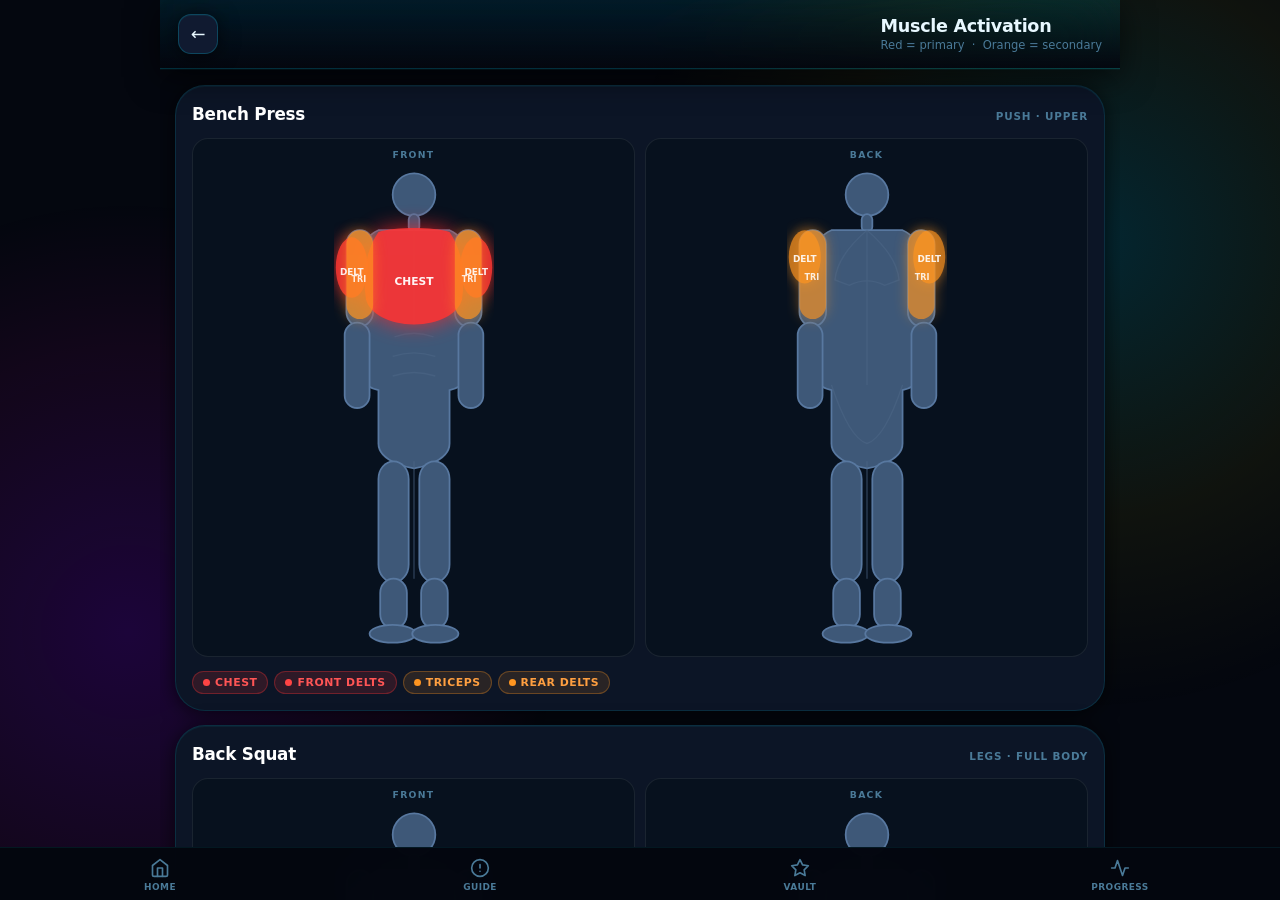
<file: muscle.html>
<!DOCTYPE html>
<html lang="en">
<head>
  <meta charset="UTF-8"/>
  <meta name="viewport" content="width=device-width,initial-scale=1,viewport-fit=cover"/>
  <title>Muscle Diagrams — RepUp</title>
  <meta name="theme-color" content="#00E5FF"/>
  <link rel="icon" type="image/svg+xml" href="icon.svg"/>
  <link rel="stylesheet" href="style.css?v=18"/>
  <style>
    body { min-height:100vh; background:var(--bg); color:var(--text); }
    #app  { display:flex; flex-direction:column; min-height:100vh; }

    header {
      flex-shrink:0; display:flex; align-items:center; gap:12px;
      padding:14px 18px calc(14px + env(safe-area-inset-top));
      padding-top: calc(14px + env(safe-area-inset-top));
      background:linear-gradient(180deg,rgba(0,229,255,.09),rgba(4,7,15,.97));
      border-bottom:1px solid rgba(0,229,255,.10);
    }
    .dbk {
      width:40px; height:40px; border-radius:13px;
      background:var(--card2); border:1px solid var(--border2);
      color:var(--text); font-size:1.1rem; display:inline-flex;
      align-items:center; justify-content:center; text-decoration:none; flex-shrink:0;
    }
    .page-title { font-size:1.1rem; font-weight:900; letter-spacing:-.3px; }
    .page-sub   { font-size:.72rem; color:var(--t3); margin-top:2px; }

    main { flex:1; overflow-y:auto; padding:16px 15px calc(80px + env(safe-area-inset-bottom)); }

    .excard {
      background:var(--card); border:1px solid var(--border);
      border-radius:var(--r-xl); padding:18px 16px 16px;
      margin-bottom:14px; box-shadow:var(--sh-card);
    }
    .excard-head {
      display:flex; align-items:baseline; justify-content:space-between;
      margin-bottom:14px;
    }
    .excard-name { font-size:1.05rem; font-weight:900; letter-spacing:-.25px; color:#fff; }
    .excard-type { font-size:.65rem; font-weight:800; text-transform:uppercase;
                   letter-spacing:.08em; color:var(--t3); }

    .diagram-pair {
      display:grid; grid-template-columns:1fr 1fr; gap:10px; margin-bottom:14px;
    }
    .diag-box {
      background:#07111E; border:1px solid rgba(255,255,255,.08);
      border-radius:16px; padding:10px 8px 8px;
      display:flex; flex-direction:column; align-items:center;
    }
    .diag-label {
      font-size:.58rem; font-weight:900; letter-spacing:.14em;
      text-transform:uppercase; color:var(--t3); margin-bottom:8px;
    }
    .diag-box svg { width:100%; height:auto; max-width:160px; }

    .muscle-row { display:flex; flex-wrap:wrap; gap:6px; }
    .mchip {
      display:inline-flex; align-items:center; gap:5px;
      font-size:.68rem; font-weight:800; text-transform:uppercase;
      letter-spacing:.05em; padding:4px 10px; border-radius:99px;
    }
    .mchip-dot { width:7px; height:7px; border-radius:50%; flex-shrink:0; }
    .mchip.pri { background:rgba(255,50,50,.14); color:#FF5555; border:1px solid rgba(255,50,50,.32); }
    .mchip.sec { background:rgba(255,149,32,.12); color:#FF9F40; border:1px solid rgba(255,149,32,.30); }

    .gnav {
      position:fixed; bottom:0; left:0; right:0; display:flex;
      background:rgba(4,7,15,.98); backdrop-filter:blur(28px);
      -webkit-backdrop-filter:blur(28px);
      border-top:1px solid rgba(0,229,255,.08);
      padding-bottom:env(safe-area-inset-bottom); z-index:50;
    }
    .gnav a {
      flex:1; display:flex; flex-direction:column; align-items:center;
      justify-content:center; gap:4px; padding:10px 6px 8px;
      color:var(--muted); text-decoration:none; font-size:.56rem;
      font-weight:800; text-transform:uppercase; letter-spacing:.45px; position:relative;
    }
    .gnav a svg { width:20px; height:20px; stroke:currentColor; fill:none; stroke-width:2; stroke-linecap:round; stroke-linejoin:round; }
    .gnav a.on { color:var(--accent); }
    .gnav a.on::before { content:''; position:absolute; top:0; left:50%; transform:translateX(-50%); width:28px; height:2.5px; background:var(--grad); border-radius:0 0 4px 4px; }
  </style>
</head>
<body>
<div id="app">

  <header>
    <a href="./repup.html" class="dbk">←</a>
    <div>
      <div class="page-title">Muscle Activation</div>
      <div class="page-sub">Red = primary &nbsp;·&nbsp; Orange = secondary</div>
    </div>
  </header>

  <main>

    <!-- ══ BENCH PRESS ══ -->
    <div class="excard">
      <div class="excard-head">
        <span class="excard-name">Bench Press</span>
        <span class="excard-type">Push · Upper</span>
      </div>
      <div class="diagram-pair">
        <div class="diag-box">
          <div class="diag-label">Front</div>
          <svg viewBox="0 0 90 270" xmlns="http://www.w3.org/2000/svg">
            <!-- body base -->
            <g fill="#3E5878" stroke="#5878A0" stroke-width="1">
              <circle cx="45" cy="15" r="12"/>
              <rect x="42" y="26" width="6" height="10" rx="3"/>
              <path d="M25 35 C13 40 10 58 10 80 L10 106 C10 117 17 123 25 125 L25 155 C25 166 45 169 45 169 C45 169 65 166 65 155 L65 125 C73 123 80 117 80 106 L80 80 C80 58 77 40 65 35 Z"/>
              <rect x="7"  y="35" width="15" height="54" rx="8"/>
              <rect x="68" y="35" width="15" height="54" rx="8"/>
              <rect x="6"  y="87" width="14" height="48" rx="7"/>
              <rect x="70" y="87" width="14" height="48" rx="7"/>
              <rect x="25" y="165" width="17" height="68" rx="10"/>
              <rect x="48" y="165" width="17" height="68" rx="10"/>
              <rect x="26" y="231" width="15" height="28" rx="8"/>
              <rect x="49" y="231" width="15" height="28" rx="8"/>
              <ellipse cx="33" cy="262" rx="13" ry="5"/>
              <ellipse cx="57" cy="262" rx="13" ry="5"/>
            </g>
            <!-- anatomy lines -->
            <g fill="none" stroke="#4E6888" stroke-width="0.8" opacity="0.5">
              <line x1="45" y1="35" x2="45" y2="88"/>
              <path d="M34 95 Q45 91 56 95"/>
              <path d="M33 106 Q45 102 57 106"/>
              <path d="M33 117 Q45 113 57 117"/>
              <line x1="45" y1="165" x2="45" y2="231"/>
            </g>
            <!-- primary: chest -->
            <path d="M25 36 C18 46 16 60 18 74 C20 82 31 88 45 88 C59 88 70 82 72 74 C74 60 72 46 65 36 C56 33 34 33 25 36 Z"
              fill="#FF3333" opacity=".90" style="filter:drop-shadow(0 0 6px rgba(255,40,40,.85))"/>
            <!-- primary: front delts -->
            <ellipse cx="10" cy="56" rx="9" ry="17" fill="#FF3333" opacity=".88" style="filter:drop-shadow(0 0 5px rgba(255,40,40,.82))"/>
            <ellipse cx="80" cy="56" rx="9" ry="17" fill="#FF3333" opacity=".88" style="filter:drop-shadow(0 0 5px rgba(255,40,40,.82))"/>
            <!-- secondary: triceps -->
            <rect x="7" y="35" width="15" height="50" rx="8" fill="#FF9520" opacity=".75" style="filter:drop-shadow(0 0 4px rgba(255,149,32,.70))"/>
            <rect x="68" y="35" width="15" height="50" rx="8" fill="#FF9520" opacity=".75" style="filter:drop-shadow(0 0 4px rgba(255,149,32,.70))"/>
            <!-- labels -->
            <text x="45" y="66" font-size="6" fill="#fff" text-anchor="middle" font-weight="700" opacity=".95">CHEST</text>
            <text x="10" y="60" font-size="5" fill="#fff" text-anchor="middle" font-weight="700" opacity=".9">DELT</text>
            <text x="80" y="60" font-size="5" fill="#fff" text-anchor="middle" font-weight="700" opacity=".9">DELT</text>
            <text x="14" y="64" font-size="4.5" fill="#fff" text-anchor="middle" font-weight="700" opacity=".85">TRI</text>
            <text x="76" y="64" font-size="4.5" fill="#fff" text-anchor="middle" font-weight="700" opacity=".85">TRI</text>
          </svg>
        </div>
        <div class="diag-box">
          <div class="diag-label">Back</div>
          <svg viewBox="0 0 90 270" xmlns="http://www.w3.org/2000/svg">
            <g fill="#3E5878" stroke="#5878A0" stroke-width="1">
              <circle cx="45" cy="15" r="12"/>
              <rect x="42" y="26" width="6" height="10" rx="3"/>
              <path d="M25 35 C13 40 10 58 10 80 L10 106 C10 117 17 123 25 125 L25 155 C25 166 45 169 45 169 C45 169 65 166 65 155 L65 125 C73 123 80 117 80 106 L80 80 C80 58 77 40 65 35 Z"/>
              <rect x="7"  y="35" width="15" height="54" rx="8"/>
              <rect x="68" y="35" width="15" height="54" rx="8"/>
              <rect x="6"  y="87" width="14" height="48" rx="7"/>
              <rect x="70" y="87" width="14" height="48" rx="7"/>
              <rect x="25" y="165" width="17" height="68" rx="10"/>
              <rect x="48" y="165" width="17" height="68" rx="10"/>
              <rect x="26" y="231" width="15" height="28" rx="8"/>
              <rect x="49" y="231" width="15" height="28" rx="8"/>
              <ellipse cx="33" cy="262" rx="13" ry="5"/>
              <ellipse cx="57" cy="262" rx="13" ry="5"/>
            </g>
            <!-- anatomy lines (back) -->
            <g fill="none" stroke="#4E6888" stroke-width="0.8" opacity="0.5">
              <line x1="45" y1="35" x2="45" y2="122"/>
              <path d="M45 35 C38 41 28 51 27 63 L35 66 Q45 61 55 66 L63 63 C62 51 52 41 45 35 Z"/>
              <path d="M25 122 Q35 152 45 155 Q55 152 65 122"/>
              <line x1="45" y1="165" x2="45" y2="231"/>
            </g>
            <!-- secondary: rear delts -->
            <ellipse cx="10" cy="50" rx="9" ry="15" fill="#FF9520" opacity=".74" style="filter:drop-shadow(0 0 4px rgba(255,149,32,.68))"/>
            <ellipse cx="80" cy="50" rx="9" ry="15" fill="#FF9520" opacity=".74" style="filter:drop-shadow(0 0 4px rgba(255,149,32,.68))"/>
            <!-- secondary: triceps -->
            <rect x="7" y="35" width="15" height="50" rx="8" fill="#FF9520" opacity=".68" style="filter:drop-shadow(0 0 4px rgba(255,149,32,.62))"/>
            <rect x="68" y="35" width="15" height="50" rx="8" fill="#FF9520" opacity=".68" style="filter:drop-shadow(0 0 4px rgba(255,149,32,.62))"/>
            <text x="10" y="53" font-size="5" fill="#fff" text-anchor="middle" font-weight="700" opacity=".9">DELT</text>
            <text x="80" y="53" font-size="5" fill="#fff" text-anchor="middle" font-weight="700" opacity=".9">DELT</text>
            <text x="14" y="63" font-size="4.5" fill="#fff" text-anchor="middle" font-weight="700" opacity=".85">TRI</text>
            <text x="76" y="63" font-size="4.5" fill="#fff" text-anchor="middle" font-weight="700" opacity=".85">TRI</text>
          </svg>
        </div>
      </div>
      <div class="muscle-row">
        <span class="mchip pri"><span class="mchip-dot" style="background:#FF4444"></span>Chest</span>
        <span class="mchip pri"><span class="mchip-dot" style="background:#FF4444"></span>Front Delts</span>
        <span class="mchip sec"><span class="mchip-dot" style="background:#FF9520"></span>Triceps</span>
        <span class="mchip sec"><span class="mchip-dot" style="background:#FF9520"></span>Rear Delts</span>
      </div>
    </div>

    <!-- ══ SQUAT ══ -->
    <div class="excard">
      <div class="excard-head">
        <span class="excard-name">Back Squat</span>
        <span class="excard-type">Legs · Full body</span>
      </div>
      <div class="diagram-pair">
        <div class="diag-box">
          <div class="diag-label">Front</div>
          <svg viewBox="0 0 90 270" xmlns="http://www.w3.org/2000/svg">
            <g fill="#3E5878" stroke="#5878A0" stroke-width="1">
              <circle cx="45" cy="15" r="12"/>
              <rect x="42" y="26" width="6" height="10" rx="3"/>
              <path d="M25 35 C13 40 10 58 10 80 L10 106 C10 117 17 123 25 125 L25 155 C25 166 45 169 45 169 C45 169 65 166 65 155 L65 125 C73 123 80 117 80 106 L80 80 C80 58 77 40 65 35 Z"/>
              <rect x="7"  y="35" width="15" height="54" rx="8"/>
              <rect x="68" y="35" width="15" height="54" rx="8"/>
              <rect x="6"  y="87" width="14" height="48" rx="7"/>
              <rect x="70" y="87" width="14" height="48" rx="7"/>
              <rect x="25" y="165" width="17" height="68" rx="10"/>
              <rect x="48" y="165" width="17" height="68" rx="10"/>
              <rect x="26" y="231" width="15" height="28" rx="8"/>
              <rect x="49" y="231" width="15" height="28" rx="8"/>
              <ellipse cx="33" cy="262" rx="13" ry="5"/>
              <ellipse cx="57" cy="262" rx="13" ry="5"/>
            </g>
            <g fill="none" stroke="#4E6888" stroke-width="0.8" opacity="0.5">
              <line x1="45" y1="35" x2="45" y2="88"/>
              <path d="M34 95 Q45 91 56 95"/>
              <path d="M33 106 Q45 102 57 106"/>
              <path d="M33 117 Q45 113 57 117"/>
              <line x1="45" y1="165" x2="45" y2="231"/>
            </g>
            <!-- primary: quads -->
            <rect x="25" y="165" width="17" height="64" rx="10" fill="#FF3333" opacity=".92" style="filter:drop-shadow(0 0 7px rgba(255,40,40,.88))"/>
            <rect x="48" y="165" width="17" height="64" rx="10" fill="#FF3333" opacity=".92" style="filter:drop-shadow(0 0 7px rgba(255,40,40,.88))"/>
            <!-- primary: glutes (hip crease visible front) -->
            <path d="M25 152 C25 156 27 165 35 167 L45 167 L55 167 C63 165 65 156 65 152 Z"
              fill="#FF3333" opacity=".80" style="filter:drop-shadow(0 0 5px rgba(255,40,40,.75))"/>
            <!-- secondary: core -->
            <rect x="31" y="110" width="28" height="40" rx="12" fill="#FF9520" opacity=".65" style="filter:drop-shadow(0 0 4px rgba(255,149,32,.60))"/>
            <!-- secondary: calves -->
            <rect x="26" y="231" width="15" height="26" rx="8" fill="#FF9520" opacity=".65" style="filter:drop-shadow(0 0 4px rgba(255,149,32,.60))"/>
            <rect x="49" y="231" width="15" height="26" rx="8" fill="#FF9520" opacity=".65" style="filter:drop-shadow(0 0 4px rgba(255,149,32,.60))"/>
            <text x="33" y="200" font-size="5.5" fill="#fff" text-anchor="middle" font-weight="700" opacity=".95">QUAD</text>
            <text x="57" y="200" font-size="5.5" fill="#fff" text-anchor="middle" font-weight="700" opacity=".95">QUAD</text>
            <text x="45" y="133" font-size="5" fill="#fff" text-anchor="middle" font-weight="700" opacity=".88">CORE</text>
          </svg>
        </div>
        <div class="diag-box">
          <div class="diag-label">Back</div>
          <svg viewBox="0 0 90 270" xmlns="http://www.w3.org/2000/svg">
            <g fill="#3E5878" stroke="#5878A0" stroke-width="1">
              <circle cx="45" cy="15" r="12"/>
              <rect x="42" y="26" width="6" height="10" rx="3"/>
              <path d="M25 35 C13 40 10 58 10 80 L10 106 C10 117 17 123 25 125 L25 155 C25 166 45 169 45 169 C45 169 65 166 65 155 L65 125 C73 123 80 117 80 106 L80 80 C80 58 77 40 65 35 Z"/>
              <rect x="7"  y="35" width="15" height="54" rx="8"/>
              <rect x="68" y="35" width="15" height="54" rx="8"/>
              <rect x="6"  y="87" width="14" height="48" rx="7"/>
              <rect x="70" y="87" width="14" height="48" rx="7"/>
              <rect x="25" y="165" width="17" height="68" rx="10"/>
              <rect x="48" y="165" width="17" height="68" rx="10"/>
              <rect x="26" y="231" width="15" height="28" rx="8"/>
              <rect x="49" y="231" width="15" height="28" rx="8"/>
              <ellipse cx="33" cy="262" rx="13" ry="5"/>
              <ellipse cx="57" cy="262" rx="13" ry="5"/>
            </g>
            <g fill="none" stroke="#4E6888" stroke-width="0.8" opacity="0.5">
              <line x1="45" y1="35" x2="45" y2="122"/>
              <path d="M45 35 C38 41 28 51 27 63 L35 66 Q45 61 55 66 L63 63 C62 51 52 41 45 35 Z"/>
              <line x1="45" y1="126" x2="45" y2="160"/>
              <path d="M25 148 Q35 162 45 163 Q55 162 65 148"/>
              <line x1="45" y1="165" x2="45" y2="231"/>
            </g>
            <!-- primary: glutes -->
            <path d="M25 125 L25 158 C25 165 35 168 45 168 C55 168 65 165 65 158 L65 125 Z"
              fill="#FF3333" opacity=".92" style="filter:drop-shadow(0 0 7px rgba(255,40,40,.88))"/>
            <!-- primary: hamstrings -->
            <rect x="25" y="165" width="17" height="64" rx="10" fill="#FF3333" opacity=".80" style="filter:drop-shadow(0 0 6px rgba(255,40,40,.76))"/>
            <rect x="48" y="165" width="17" height="64" rx="10" fill="#FF3333" opacity=".80" style="filter:drop-shadow(0 0 6px rgba(255,40,40,.76))"/>
            <!-- secondary: lower back -->
            <rect x="33" y="96" width="24" height="28" rx="10" fill="#FF9520" opacity=".68" style="filter:drop-shadow(0 0 4px rgba(255,149,32,.62))"/>
            <text x="45" y="144" font-size="5.5" fill="#fff" text-anchor="middle" font-weight="700" opacity=".95">GLUTES</text>
            <text x="33" y="199" font-size="5" fill="#fff" text-anchor="middle" font-weight="700" opacity=".92">HAMS</text>
            <text x="57" y="199" font-size="5" fill="#fff" text-anchor="middle" font-weight="700" opacity=".92">HAMS</text>
            <text x="45" y="112" font-size="4.5" fill="#fff" text-anchor="middle" font-weight="700" opacity=".85">LOW BACK</text>
          </svg>
        </div>
      </div>
      <div class="muscle-row">
        <span class="mchip pri"><span class="mchip-dot" style="background:#FF4444"></span>Quads</span>
        <span class="mchip pri"><span class="mchip-dot" style="background:#FF4444"></span>Glutes</span>
        <span class="mchip pri"><span class="mchip-dot" style="background:#FF4444"></span>Hamstrings</span>
        <span class="mchip sec"><span class="mchip-dot" style="background:#FF9520"></span>Core</span>
        <span class="mchip sec"><span class="mchip-dot" style="background:#FF9520"></span>Lower Back</span>
        <span class="mchip sec"><span class="mchip-dot" style="background:#FF9520"></span>Calves</span>
      </div>
    </div>

    <!-- ══ DEADLIFT ══ -->
    <div class="excard">
      <div class="excard-head">
        <span class="excard-name">Deadlift</span>
        <span class="excard-type">Pull · Posterior chain</span>
      </div>
      <div class="diagram-pair">
        <div class="diag-box">
          <div class="diag-label">Front</div>
          <svg viewBox="0 0 90 270" xmlns="http://www.w3.org/2000/svg">
            <g fill="#3E5878" stroke="#5878A0" stroke-width="1">
              <circle cx="45" cy="15" r="12"/>
              <rect x="42" y="26" width="6" height="10" rx="3"/>
              <path d="M25 35 C13 40 10 58 10 80 L10 106 C10 117 17 123 25 125 L25 155 C25 166 45 169 45 169 C45 169 65 166 65 155 L65 125 C73 123 80 117 80 106 L80 80 C80 58 77 40 65 35 Z"/>
              <rect x="7"  y="35" width="15" height="54" rx="8"/>
              <rect x="68" y="35" width="15" height="54" rx="8"/>
              <rect x="6"  y="87" width="14" height="48" rx="7"/>
              <rect x="70" y="87" width="14" height="48" rx="7"/>
              <rect x="25" y="165" width="17" height="68" rx="10"/>
              <rect x="48" y="165" width="17" height="68" rx="10"/>
              <rect x="26" y="231" width="15" height="28" rx="8"/>
              <rect x="49" y="231" width="15" height="28" rx="8"/>
              <ellipse cx="33" cy="262" rx="13" ry="5"/>
              <ellipse cx="57" cy="262" rx="13" ry="5"/>
            </g>
            <g fill="none" stroke="#4E6888" stroke-width="0.8" opacity="0.5">
              <line x1="45" y1="35" x2="45" y2="88"/>
              <path d="M34 95 Q45 91 56 95"/>
              <path d="M33 106 Q45 102 57 106"/>
              <line x1="45" y1="165" x2="45" y2="231"/>
            </g>
            <!-- secondary: forearms/grip -->
            <rect x="6"  y="87" width="14" height="48" rx="7" fill="#FF9520" opacity=".74" style="filter:drop-shadow(0 0 4px rgba(255,149,32,.68))"/>
            <rect x="70" y="87" width="14" height="48" rx="7" fill="#FF9520" opacity=".74" style="filter:drop-shadow(0 0 4px rgba(255,149,32,.68))"/>
            <!-- secondary: quads -->
            <rect x="25" y="165" width="17" height="60" rx="10" fill="#FF9520" opacity=".70" style="filter:drop-shadow(0 0 4px rgba(255,149,32,.65))"/>
            <rect x="48" y="165" width="17" height="60" rx="10" fill="#FF9520" opacity=".70" style="filter:drop-shadow(0 0 4px rgba(255,149,32,.65))"/>
            <text x="13" y="113" font-size="4.5" fill="#fff" text-anchor="middle" font-weight="700" opacity=".88">GRIP</text>
            <text x="77" y="113" font-size="4.5" fill="#fff" text-anchor="middle" font-weight="700" opacity=".88">GRIP</text>
            <text x="33" y="196" font-size="5" fill="#fff" text-anchor="middle" font-weight="700" opacity=".9">QUAD</text>
            <text x="57" y="196" font-size="5" fill="#fff" text-anchor="middle" font-weight="700" opacity=".9">QUAD</text>
          </svg>
        </div>
        <div class="diag-box">
          <div class="diag-label">Back</div>
          <svg viewBox="0 0 90 270" xmlns="http://www.w3.org/2000/svg">
            <g fill="#3E5878" stroke="#5878A0" stroke-width="1">
              <circle cx="45" cy="15" r="12"/>
              <rect x="42" y="26" width="6" height="10" rx="3"/>
              <path d="M25 35 C13 40 10 58 10 80 L10 106 C10 117 17 123 25 125 L25 155 C25 166 45 169 45 169 C45 169 65 166 65 155 L65 125 C73 123 80 117 80 106 L80 80 C80 58 77 40 65 35 Z"/>
              <rect x="7"  y="35" width="15" height="54" rx="8"/>
              <rect x="68" y="35" width="15" height="54" rx="8"/>
              <rect x="6"  y="87" width="14" height="48" rx="7"/>
              <rect x="70" y="87" width="14" height="48" rx="7"/>
              <rect x="25" y="165" width="17" height="68" rx="10"/>
              <rect x="48" y="165" width="17" height="68" rx="10"/>
              <rect x="26" y="231" width="15" height="28" rx="8"/>
              <rect x="49" y="231" width="15" height="28" rx="8"/>
              <ellipse cx="33" cy="262" rx="13" ry="5"/>
              <ellipse cx="57" cy="262" rx="13" ry="5"/>
            </g>
            <g fill="none" stroke="#4E6888" stroke-width="0.8" opacity="0.5">
              <line x1="45" y1="35" x2="45" y2="122"/>
              <path d="M45 35 C38 41 28 51 27 63 L35 66 Q45 61 55 66 L63 63 C62 51 52 41 45 35 Z"/>
              <line x1="45" y1="126" x2="45" y2="160"/>
              <path d="M25 148 Q35 162 45 163 Q55 162 65 148"/>
              <line x1="45" y1="165" x2="45" y2="231"/>
            </g>
            <!-- primary: lower back/erectors -->
            <rect x="33" y="78" width="24" height="46" rx="12" fill="#FF3333" opacity=".94" style="filter:drop-shadow(0 0 8px rgba(255,40,40,.90))"/>
            <!-- primary: glutes -->
            <path d="M25 123 L25 162 C25 168 35 170 45 170 C55 170 65 168 65 162 L65 123 Z"
              fill="#FF3333" opacity=".90" style="filter:drop-shadow(0 0 7px rgba(255,40,40,.86))"/>
            <!-- primary: hamstrings -->
            <rect x="25" y="165" width="17" height="64" rx="10" fill="#FF3333" opacity=".86" style="filter:drop-shadow(0 0 7px rgba(255,40,40,.82))"/>
            <rect x="48" y="165" width="17" height="64" rx="10" fill="#FF3333" opacity=".86" style="filter:drop-shadow(0 0 7px rgba(255,40,40,.82))"/>
            <!-- secondary: traps -->
            <path d="M25 37 C35 32 55 32 65 37 L67 62 C57 66 33 66 23 62 Z"
              fill="#FF9520" opacity=".68" style="filter:drop-shadow(0 0 4px rgba(255,149,32,.62))"/>
            <text x="45" y="103" font-size="4.5" fill="#fff" text-anchor="middle" font-weight="700" opacity=".95">LOW BACK</text>
            <text x="45" y="144" font-size="5.5" fill="#fff" text-anchor="middle" font-weight="700" opacity=".95">GLUTES</text>
            <text x="33" y="198" font-size="5" fill="#fff" text-anchor="middle" font-weight="700" opacity=".92">HAMS</text>
            <text x="57" y="198" font-size="5" fill="#fff" text-anchor="middle" font-weight="700" opacity=".92">HAMS</text>
            <text x="45" y="52" font-size="4.5" fill="#fff" text-anchor="middle" font-weight="700" opacity=".85">TRAPS</text>
          </svg>
        </div>
      </div>
      <div class="muscle-row">
        <span class="mchip pri"><span class="mchip-dot" style="background:#FF4444"></span>Hamstrings</span>
        <span class="mchip pri"><span class="mchip-dot" style="background:#FF4444"></span>Glutes</span>
        <span class="mchip pri"><span class="mchip-dot" style="background:#FF4444"></span>Lower Back</span>
        <span class="mchip sec"><span class="mchip-dot" style="background:#FF9520"></span>Traps</span>
        <span class="mchip sec"><span class="mchip-dot" style="background:#FF9520"></span>Forearms</span>
        <span class="mchip sec"><span class="mchip-dot" style="background:#FF9520"></span>Quads</span>
      </div>
    </div>

    <!-- ══ PULL-UPS ══ -->
    <div class="excard">
      <div class="excard-head">
        <span class="excard-name">Pull-Ups</span>
        <span class="excard-type">Pull · Upper back</span>
      </div>
      <div class="diagram-pair">
        <div class="diag-box">
          <div class="diag-label">Front</div>
          <svg viewBox="0 0 90 270" xmlns="http://www.w3.org/2000/svg">
            <g fill="#3E5878" stroke="#5878A0" stroke-width="1">
              <circle cx="45" cy="15" r="12"/>
              <rect x="42" y="26" width="6" height="10" rx="3"/>
              <path d="M25 35 C13 40 10 58 10 80 L10 106 C10 117 17 123 25 125 L25 155 C25 166 45 169 45 169 C45 169 65 166 65 155 L65 125 C73 123 80 117 80 106 L80 80 C80 58 77 40 65 35 Z"/>
              <rect x="7"  y="35" width="15" height="54" rx="8"/>
              <rect x="68" y="35" width="15" height="54" rx="8"/>
              <rect x="6"  y="87" width="14" height="48" rx="7"/>
              <rect x="70" y="87" width="14" height="48" rx="7"/>
              <rect x="25" y="165" width="17" height="68" rx="10"/>
              <rect x="48" y="165" width="17" height="68" rx="10"/>
              <rect x="26" y="231" width="15" height="28" rx="8"/>
              <rect x="49" y="231" width="15" height="28" rx="8"/>
              <ellipse cx="33" cy="262" rx="13" ry="5"/>
              <ellipse cx="57" cy="262" rx="13" ry="5"/>
            </g>
            <g fill="none" stroke="#4E6888" stroke-width="0.8" opacity="0.5">
              <line x1="45" y1="35" x2="45" y2="88"/>
              <path d="M34 95 Q45 91 56 95"/>
              <path d="M33 106 Q45 102 57 106"/>
              <line x1="45" y1="165" x2="45" y2="231"/>
            </g>
            <!-- primary: biceps -->
            <rect x="7" y="35" width="15" height="52" rx="8" fill="#FF3333" opacity=".92" style="filter:drop-shadow(0 0 6px rgba(255,40,40,.88))"/>
            <rect x="68" y="35" width="15" height="52" rx="8" fill="#FF3333" opacity=".92" style="filter:drop-shadow(0 0 6px rgba(255,40,40,.88))"/>
            <!-- secondary: forearms -->
            <rect x="6"  y="87" width="14" height="44" rx="7" fill="#FF9520" opacity=".70" style="filter:drop-shadow(0 0 4px rgba(255,149,32,.65))"/>
            <rect x="70" y="87" width="14" height="44" rx="7" fill="#FF9520" opacity=".70" style="filter:drop-shadow(0 0 4px rgba(255,149,32,.65))"/>
            <text x="14" y="62" font-size="5" fill="#fff" text-anchor="middle" font-weight="700" opacity=".95">BIC</text>
            <text x="76" y="62" font-size="5" fill="#fff" text-anchor="middle" font-weight="700" opacity=".95">BIC</text>
            <text x="13" y="113" font-size="4" fill="#fff" text-anchor="middle" font-weight="700" opacity=".88">FORE</text>
            <text x="77" y="113" font-size="4" fill="#fff" text-anchor="middle" font-weight="700" opacity=".88">FORE</text>
          </svg>
        </div>
        <div class="diag-box">
          <div class="diag-label">Back</div>
          <svg viewBox="0 0 90 270" xmlns="http://www.w3.org/2000/svg">
            <g fill="#3E5878" stroke="#5878A0" stroke-width="1">
              <circle cx="45" cy="15" r="12"/>
              <rect x="42" y="26" width="6" height="10" rx="3"/>
              <path d="M25 35 C13 40 10 58 10 80 L10 106 C10 117 17 123 25 125 L25 155 C25 166 45 169 45 169 C45 169 65 166 65 155 L65 125 C73 123 80 117 80 106 L80 80 C80 58 77 40 65 35 Z"/>
              <rect x="7"  y="35" width="15" height="54" rx="8"/>
              <rect x="68" y="35" width="15" height="54" rx="8"/>
              <rect x="6"  y="87" width="14" height="48" rx="7"/>
              <rect x="70" y="87" width="14" height="48" rx="7"/>
              <rect x="25" y="165" width="17" height="68" rx="10"/>
              <rect x="48" y="165" width="17" height="68" rx="10"/>
              <rect x="26" y="231" width="15" height="28" rx="8"/>
              <rect x="49" y="231" width="15" height="28" rx="8"/>
              <ellipse cx="33" cy="262" rx="13" ry="5"/>
              <ellipse cx="57" cy="262" rx="13" ry="5"/>
            </g>
            <g fill="none" stroke="#4E6888" stroke-width="0.8" opacity="0.5">
              <line x1="45" y1="35" x2="45" y2="122"/>
              <path d="M45 35 C38 41 28 51 27 63 L35 66 Q45 61 55 66 L63 63 C62 51 52 41 45 35 Z"/>
              <line x1="45" y1="126" x2="45" y2="160"/>
              <line x1="45" y1="165" x2="45" y2="231"/>
            </g>
            <!-- primary: lats (fan from armpit to lower back) -->
            <path d="M10 46 C9 62 10 84 13 102 C15 112 20 120 25 124 L26 120 L28 98 C24 80 20 62 16 50 Z"
              fill="#FF3333" opacity=".94" style="filter:drop-shadow(0 0 7px rgba(255,40,40,.90))"/>
            <path d="M80 46 C81 62 80 84 77 102 C75 112 70 120 65 124 L64 120 L62 98 C66 80 70 62 74 50 Z"
              fill="#FF3333" opacity=".94" style="filter:drop-shadow(0 0 7px rgba(255,40,40,.90))"/>
            <!-- primary: rear delts -->
            <ellipse cx="10" cy="46" rx="9" ry="14" fill="#FF3333" opacity=".86" style="filter:drop-shadow(0 0 6px rgba(255,40,40,.82))"/>
            <ellipse cx="80" cy="46" rx="9" ry="14" fill="#FF3333" opacity=".86" style="filter:drop-shadow(0 0 6px rgba(255,40,40,.82))"/>
            <!-- secondary: rhomboids -->
            <path d="M26 63 C34 59 56 59 64 63 L64 94 C56 98 34 98 26 94 Z"
              fill="#FF9520" opacity=".68" style="filter:drop-shadow(0 0 4px rgba(255,149,32,.62))"/>
            <text x="18" y="88" font-size="5" fill="#fff" text-anchor="middle" font-weight="700" opacity=".95">LAT</text>
            <text x="72" y="88" font-size="5" fill="#fff" text-anchor="middle" font-weight="700" opacity=".95">LAT</text>
            <text x="10" y="50" font-size="4.5" fill="#fff" text-anchor="middle" font-weight="700" opacity=".9">DELT</text>
            <text x="80" y="50" font-size="4.5" fill="#fff" text-anchor="middle" font-weight="700" opacity=".9">DELT</text>
            <text x="45" y="82" font-size="4" fill="#fff" text-anchor="middle" font-weight="700" opacity=".85">RHOMBOIDS</text>
          </svg>
        </div>
      </div>
      <div class="muscle-row">
        <span class="mchip pri"><span class="mchip-dot" style="background:#FF4444"></span>Lats</span>
        <span class="mchip pri"><span class="mchip-dot" style="background:#FF4444"></span>Biceps</span>
        <span class="mchip pri"><span class="mchip-dot" style="background:#FF4444"></span>Rear Delts</span>
        <span class="mchip sec"><span class="mchip-dot" style="background:#FF9520"></span>Rhomboids</span>
        <span class="mchip sec"><span class="mchip-dot" style="background:#FF9520"></span>Forearms</span>
      </div>
    </div>

    <!-- ══ OVERHEAD PRESS ══ -->
    <div class="excard">
      <div class="excard-head">
        <span class="excard-name">Overhead Press</span>
        <span class="excard-type">Push · Shoulders</span>
      </div>
      <div class="diagram-pair">
        <div class="diag-box">
          <div class="diag-label">Front</div>
          <svg viewBox="0 0 90 270" xmlns="http://www.w3.org/2000/svg">
            <g fill="#3E5878" stroke="#5878A0" stroke-width="1">
              <circle cx="45" cy="15" r="12"/>
              <rect x="42" y="26" width="6" height="10" rx="3"/>
              <path d="M25 35 C13 40 10 58 10 80 L10 106 C10 117 17 123 25 125 L25 155 C25 166 45 169 45 169 C45 169 65 166 65 155 L65 125 C73 123 80 117 80 106 L80 80 C80 58 77 40 65 35 Z"/>
              <rect x="7"  y="35" width="15" height="54" rx="8"/>
              <rect x="68" y="35" width="15" height="54" rx="8"/>
              <rect x="6"  y="87" width="14" height="48" rx="7"/>
              <rect x="70" y="87" width="14" height="48" rx="7"/>
              <rect x="25" y="165" width="17" height="68" rx="10"/>
              <rect x="48" y="165" width="17" height="68" rx="10"/>
              <rect x="26" y="231" width="15" height="28" rx="8"/>
              <rect x="49" y="231" width="15" height="28" rx="8"/>
              <ellipse cx="33" cy="262" rx="13" ry="5"/>
              <ellipse cx="57" cy="262" rx="13" ry="5"/>
            </g>
            <g fill="none" stroke="#4E6888" stroke-width="0.8" opacity="0.5">
              <line x1="45" y1="35" x2="45" y2="88"/>
              <path d="M34 95 Q45 91 56 95"/>
              <path d="M33 106 Q45 102 57 106"/>
              <line x1="45" y1="165" x2="45" y2="231"/>
            </g>
            <!-- primary: front delts -->
            <ellipse cx="10" cy="52" rx="10" ry="18" fill="#FF3333" opacity=".94" style="filter:drop-shadow(0 0 8px rgba(255,40,40,.90))"/>
            <ellipse cx="80" cy="52" rx="10" ry="18" fill="#FF3333" opacity=".94" style="filter:drop-shadow(0 0 8px rgba(255,40,40,.90))"/>
            <!-- primary: upper chest -->
            <path d="M25 36 C25 36 34 33 45 33 C56 33 65 36 65 36 L65 58 C57 62 33 62 25 58 Z"
              fill="#FF3333" opacity=".80" style="filter:drop-shadow(0 0 6px rgba(255,40,40,.75))"/>
            <!-- secondary: triceps -->
            <rect x="7" y="35" width="14" height="52" rx="7" fill="#FF9520" opacity=".68" style="filter:drop-shadow(0 0 4px rgba(255,149,32,.62))"/>
            <rect x="69" y="35" width="14" height="52" rx="7" fill="#FF9520" opacity=".68" style="filter:drop-shadow(0 0 4px rgba(255,149,32,.62))"/>
            <text x="10" y="56" font-size="5" fill="#fff" text-anchor="middle" font-weight="700" opacity=".95">DELT</text>
            <text x="80" y="56" font-size="5" fill="#fff" text-anchor="middle" font-weight="700" opacity=".95">DELT</text>
            <text x="45" y="52" font-size="5" fill="#fff" text-anchor="middle" font-weight="700" opacity=".88">CHEST</text>
            <text x="14" y="64" font-size="4.5" fill="#fff" text-anchor="middle" font-weight="700" opacity=".85">TRI</text>
            <text x="76" y="64" font-size="4.5" fill="#fff" text-anchor="middle" font-weight="700" opacity=".85">TRI</text>
          </svg>
        </div>
        <div class="diag-box">
          <div class="diag-label">Back</div>
          <svg viewBox="0 0 90 270" xmlns="http://www.w3.org/2000/svg">
            <g fill="#3E5878" stroke="#5878A0" stroke-width="1">
              <circle cx="45" cy="15" r="12"/>
              <rect x="42" y="26" width="6" height="10" rx="3"/>
              <path d="M25 35 C13 40 10 58 10 80 L10 106 C10 117 17 123 25 125 L25 155 C25 166 45 169 45 169 C45 169 65 166 65 155 L65 125 C73 123 80 117 80 106 L80 80 C80 58 77 40 65 35 Z"/>
              <rect x="7"  y="35" width="15" height="54" rx="8"/>
              <rect x="68" y="35" width="15" height="54" rx="8"/>
              <rect x="6"  y="87" width="14" height="48" rx="7"/>
              <rect x="70" y="87" width="14" height="48" rx="7"/>
              <rect x="25" y="165" width="17" height="68" rx="10"/>
              <rect x="48" y="165" width="17" height="68" rx="10"/>
              <rect x="26" y="231" width="15" height="28" rx="8"/>
              <rect x="49" y="231" width="15" height="28" rx="8"/>
              <ellipse cx="33" cy="262" rx="13" ry="5"/>
              <ellipse cx="57" cy="262" rx="13" ry="5"/>
            </g>
            <g fill="none" stroke="#4E6888" stroke-width="0.8" opacity="0.5">
              <line x1="45" y1="35" x2="45" y2="122"/>
              <path d="M45 35 C38 41 28 51 27 63 L35 66 Q45 61 55 66 L63 63 C62 51 52 41 45 35 Z"/>
              <line x1="45" y1="165" x2="45" y2="231"/>
            </g>
            <!-- primary: rear delts -->
            <ellipse cx="10" cy="50" rx="10" ry="17" fill="#FF3333" opacity=".92" style="filter:drop-shadow(0 0 7px rgba(255,40,40,.88))"/>
            <ellipse cx="80" cy="50" rx="10" ry="17" fill="#FF3333" opacity=".92" style="filter:drop-shadow(0 0 7px rgba(255,40,40,.88))"/>
            <!-- secondary: traps -->
            <path d="M25 37 C35 32 55 32 65 37 L67 62 C57 66 33 66 23 62 Z"
              fill="#FF9520" opacity=".68" style="filter:drop-shadow(0 0 4px rgba(255,149,32,.62))"/>
            <!-- secondary: triceps -->
            <rect x="7" y="35" width="14" height="52" rx="7" fill="#FF9520" opacity=".62" style="filter:drop-shadow(0 0 4px rgba(255,149,32,.56))"/>
            <rect x="69" y="35" width="14" height="52" rx="7" fill="#FF9520" opacity=".62" style="filter:drop-shadow(0 0 4px rgba(255,149,32,.56))"/>
            <text x="10" y="54" font-size="5" fill="#fff" text-anchor="middle" font-weight="700" opacity=".95">DELT</text>
            <text x="80" y="54" font-size="5" fill="#fff" text-anchor="middle" font-weight="700" opacity=".95">DELT</text>
            <text x="45" y="53" font-size="4.5" fill="#fff" text-anchor="middle" font-weight="700" opacity=".88">TRAPS</text>
            <text x="14" y="64" font-size="4.5" fill="#fff" text-anchor="middle" font-weight="700" opacity=".82">TRI</text>
            <text x="76" y="64" font-size="4.5" fill="#fff" text-anchor="middle" font-weight="700" opacity=".82">TRI</text>
          </svg>
        </div>
      </div>
      <div class="muscle-row">
        <span class="mchip pri"><span class="mchip-dot" style="background:#FF4444"></span>Shoulders</span>
        <span class="mchip pri"><span class="mchip-dot" style="background:#FF4444"></span>Upper Chest</span>
        <span class="mchip sec"><span class="mchip-dot" style="background:#FF9520"></span>Triceps</span>
        <span class="mchip sec"><span class="mchip-dot" style="background:#FF9520"></span>Traps</span>
      </div>
    </div>

    <!-- ══ BARBELL ROW ══ -->
    <div class="excard">
      <div class="excard-head">
        <span class="excard-name">Barbell Row</span>
        <span class="excard-type">Pull · Horizontal</span>
      </div>
      <div class="diagram-pair">
        <div class="diag-box">
          <div class="diag-label">Front</div>
          <svg viewBox="0 0 90 270" xmlns="http://www.w3.org/2000/svg">
            <g fill="#3E5878" stroke="#5878A0" stroke-width="1">
              <circle cx="45" cy="15" r="12"/>
              <rect x="42" y="26" width="6" height="10" rx="3"/>
              <path d="M25 35 C13 40 10 58 10 80 L10 106 C10 117 17 123 25 125 L25 155 C25 166 45 169 45 169 C45 169 65 166 65 155 L65 125 C73 123 80 117 80 106 L80 80 C80 58 77 40 65 35 Z"/>
              <rect x="7"  y="35" width="15" height="54" rx="8"/>
              <rect x="68" y="35" width="15" height="54" rx="8"/>
              <rect x="6"  y="87" width="14" height="48" rx="7"/>
              <rect x="70" y="87" width="14" height="48" rx="7"/>
              <rect x="25" y="165" width="17" height="68" rx="10"/>
              <rect x="48" y="165" width="17" height="68" rx="10"/>
              <rect x="26" y="231" width="15" height="28" rx="8"/>
              <rect x="49" y="231" width="15" height="28" rx="8"/>
              <ellipse cx="33" cy="262" rx="13" ry="5"/>
              <ellipse cx="57" cy="262" rx="13" ry="5"/>
            </g>
            <g fill="none" stroke="#4E6888" stroke-width="0.8" opacity="0.5">
              <line x1="45" y1="35" x2="45" y2="88"/>
              <path d="M34 95 Q45 91 56 95"/>
              <path d="M33 106 Q45 102 57 106"/>
              <line x1="45" y1="165" x2="45" y2="231"/>
            </g>
            <!-- primary: biceps -->
            <rect x="7" y="35" width="15" height="52" rx="8" fill="#FF3333" opacity=".92" style="filter:drop-shadow(0 0 6px rgba(255,40,40,.88))"/>
            <rect x="68" y="35" width="15" height="52" rx="8" fill="#FF3333" opacity=".92" style="filter:drop-shadow(0 0 6px rgba(255,40,40,.88))"/>
            <!-- secondary: forearms -->
            <rect x="6"  y="87" width="14" height="44" rx="7" fill="#FF9520" opacity=".70" style="filter:drop-shadow(0 0 4px rgba(255,149,32,.65))"/>
            <rect x="70" y="87" width="14" height="44" rx="7" fill="#FF9520" opacity=".70" style="filter:drop-shadow(0 0 4px rgba(255,149,32,.65))"/>
            <text x="14" y="62" font-size="5" fill="#fff" text-anchor="middle" font-weight="700" opacity=".95">BIC</text>
            <text x="76" y="62" font-size="5" fill="#fff" text-anchor="middle" font-weight="700" opacity=".95">BIC</text>
            <text x="13" y="113" font-size="4" fill="#fff" text-anchor="middle" font-weight="700" opacity=".88">FORE</text>
            <text x="77" y="113" font-size="4" fill="#fff" text-anchor="middle" font-weight="700" opacity=".88">FORE</text>
          </svg>
        </div>
        <div class="diag-box">
          <div class="diag-label">Back</div>
          <svg viewBox="0 0 90 270" xmlns="http://www.w3.org/2000/svg">
            <g fill="#3E5878" stroke="#5878A0" stroke-width="1">
              <circle cx="45" cy="15" r="12"/>
              <rect x="42" y="26" width="6" height="10" rx="3"/>
              <path d="M25 35 C13 40 10 58 10 80 L10 106 C10 117 17 123 25 125 L25 155 C25 166 45 169 45 169 C45 169 65 166 65 155 L65 125 C73 123 80 117 80 106 L80 80 C80 58 77 40 65 35 Z"/>
              <rect x="7"  y="35" width="15" height="54" rx="8"/>
              <rect x="68" y="35" width="15" height="54" rx="8"/>
              <rect x="6"  y="87" width="14" height="48" rx="7"/>
              <rect x="70" y="87" width="14" height="48" rx="7"/>
              <rect x="25" y="165" width="17" height="68" rx="10"/>
              <rect x="48" y="165" width="17" height="68" rx="10"/>
              <rect x="26" y="231" width="15" height="28" rx="8"/>
              <rect x="49" y="231" width="15" height="28" rx="8"/>
              <ellipse cx="33" cy="262" rx="13" ry="5"/>
              <ellipse cx="57" cy="262" rx="13" ry="5"/>
            </g>
            <g fill="none" stroke="#4E6888" stroke-width="0.8" opacity="0.5">
              <line x1="45" y1="35" x2="45" y2="122"/>
              <path d="M45 35 C38 41 28 51 27 63 L35 66 Q45 61 55 66 L63 63 C62 51 52 41 45 35 Z"/>
              <line x1="45" y1="126" x2="45" y2="160"/>
              <line x1="45" y1="165" x2="45" y2="231"/>
            </g>
            <!-- primary: lats -->
            <path d="M10 46 C9 62 10 84 13 102 C15 112 20 120 25 124 L26 120 L28 98 C24 80 20 62 16 50 Z"
              fill="#FF3333" opacity=".94" style="filter:drop-shadow(0 0 7px rgba(255,40,40,.90))"/>
            <path d="M80 46 C81 62 80 84 77 102 C75 112 70 120 65 124 L64 120 L62 98 C66 80 70 62 74 50 Z"
              fill="#FF3333" opacity=".94" style="filter:drop-shadow(0 0 7px rgba(255,40,40,.90))"/>
            <!-- primary: rear delts -->
            <ellipse cx="10" cy="48" rx="9" ry="14" fill="#FF3333" opacity=".88" style="filter:drop-shadow(0 0 6px rgba(255,40,40,.84))"/>
            <ellipse cx="80" cy="48" rx="9" ry="14" fill="#FF3333" opacity=".88" style="filter:drop-shadow(0 0 6px rgba(255,40,40,.84))"/>
            <!-- primary: rhomboids/mid back -->
            <path d="M26 63 C34 59 56 59 64 63 L64 100 C56 104 34 104 26 100 Z"
              fill="#FF3333" opacity=".82" style="filter:drop-shadow(0 0 6px rgba(255,40,40,.78))"/>
            <!-- secondary: lower back -->
            <rect x="33" y="102" width="24" height="24" rx="10" fill="#FF9520" opacity=".66" style="filter:drop-shadow(0 0 4px rgba(255,149,32,.60))"/>
            <text x="18" y="88" font-size="5" fill="#fff" text-anchor="middle" font-weight="700" opacity=".95">LAT</text>
            <text x="72" y="88" font-size="5" fill="#fff" text-anchor="middle" font-weight="700" opacity=".95">LAT</text>
            <text x="45" y="84" font-size="4" fill="#fff" text-anchor="middle" font-weight="700" opacity=".88">MID BACK</text>
            <text x="10" y="51" font-size="4.5" fill="#fff" text-anchor="middle" font-weight="700" opacity=".9">DELT</text>
            <text x="80" y="51" font-size="4.5" fill="#fff" text-anchor="middle" font-weight="700" opacity=".9">DELT</text>
            <text x="45" y="116" font-size="4" fill="#fff" text-anchor="middle" font-weight="700" opacity=".85">LOW BACK</text>
          </svg>
        </div>
      </div>
      <div class="muscle-row">
        <span class="mchip pri"><span class="mchip-dot" style="background:#FF4444"></span>Lats</span>
        <span class="mchip pri"><span class="mchip-dot" style="background:#FF4444"></span>Rhomboids</span>
        <span class="mchip pri"><span class="mchip-dot" style="background:#FF4444"></span>Rear Delts</span>
        <span class="mchip pri"><span class="mchip-dot" style="background:#FF4444"></span>Biceps</span>
        <span class="mchip sec"><span class="mchip-dot" style="background:#FF9520"></span>Lower Back</span>
        <span class="mchip sec"><span class="mchip-dot" style="background:#FF9520"></span>Forearms</span>
      </div>
    </div>

  </main>

  <nav class="gnav">
    <a href="./repup.html">
      <svg viewBox="0 0 24 24"><path d="M3 9l9-7 9 7v11a2 2 0 01-2 2H5a2 2 0 01-2-2z"/><polyline points="9 22 9 12 15 12 15 22"/></svg>Home
    </a>
    <a href="./guide.html">
      <svg viewBox="0 0 24 24"><circle cx="12" cy="12" r="10"/><path d="M12 8v4M12 16h.01"/></svg>Guide
    </a>
    <a href="./vault.html">
      <svg viewBox="0 0 24 24"><path d="M12 2l3.09 6.26L22 9.27l-5 4.87 1.18 6.88L12 17.77l-6.18 3.25L7 14.14 2 9.27l6.91-1.01L12 2z"/></svg>Vault
    </a>
    <a href="./progress.html">
      <svg viewBox="0 0 24 24"><polyline points="22 12 18 12 15 21 9 3 6 12 2 12"/></svg>Progress
    </a>
  </nav>

</div>
</body>
</html>
</file>
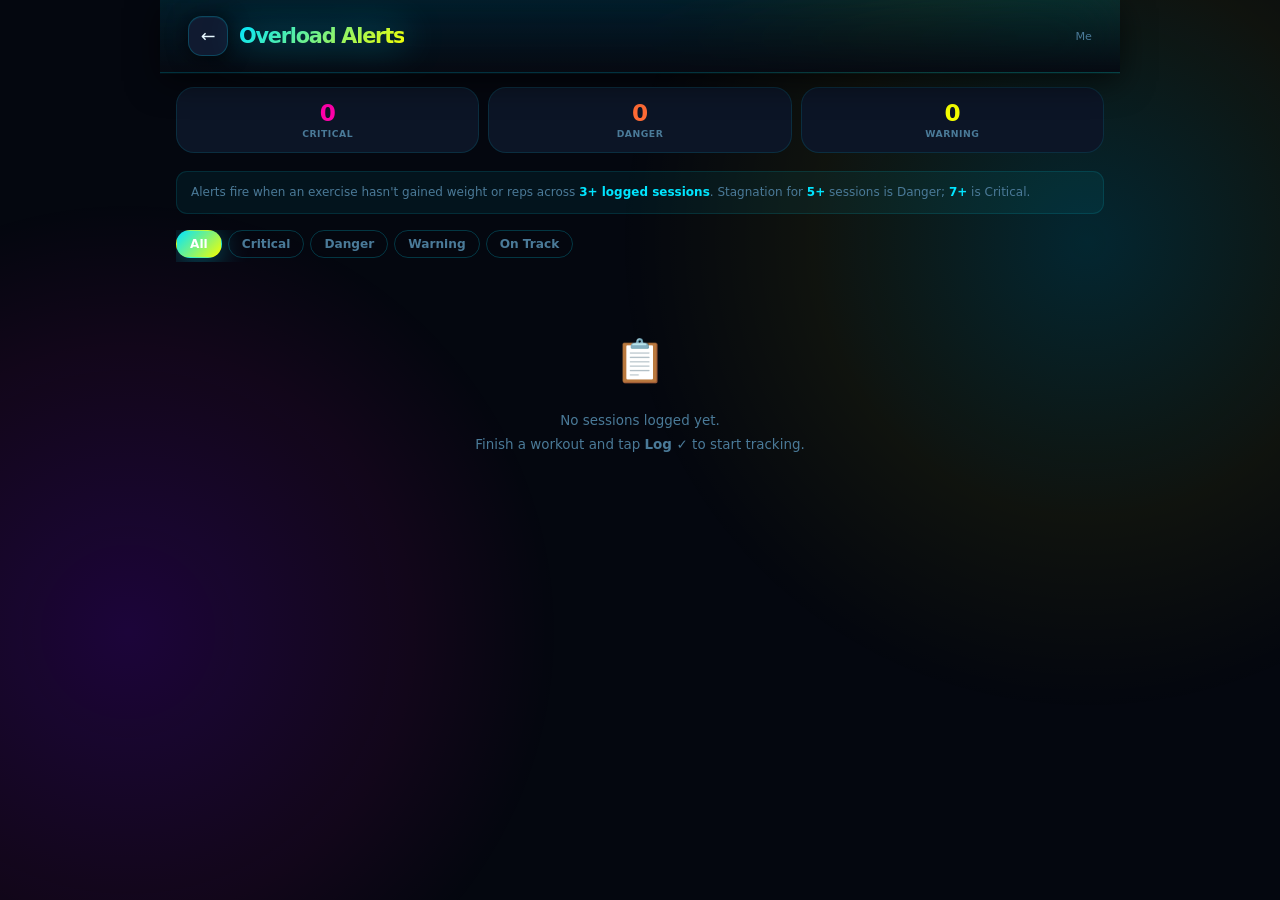
<file: overload.html>
<!DOCTYPE html>
<html lang="en">
<head>
  <meta charset="UTF-8"/>
  <meta name="viewport" content="width=device-width,initial-scale=1,viewport-fit=cover"/>
  <title>RepUp — Overload Alerts</title>
  <meta name="apple-mobile-web-app-capable" content="yes"/>
  <meta name="apple-mobile-web-app-status-bar-style" content="black-translucent"/>
  <meta name="theme-color" content="#00E5FF"/>
  <link rel="icon" type="image/svg+xml" href="icon.svg"/>
  <link rel="stylesheet" href="style.css?v=19"/>
  <style>
    /* ── SUMMARY STRIP ── */
    .summary-strip{display:grid;grid-template-columns:repeat(3,1fr);gap:9px;margin-bottom:18px}
    .sum-card{background:var(--card);border:1px solid var(--border);border-radius:var(--r);padding:13px 10px;text-align:center}
    .sum-val{font-size:1.45rem;font-weight:900;letter-spacing:-.3px;line-height:1}
    .sum-lbl{font-size:.58rem;font-weight:800;text-transform:uppercase;letter-spacing:.5px;color:var(--muted);margin-top:4px}

    /* ── ALERT CARDS ── */
    .alert-card{background:var(--card);border-radius:var(--r);padding:15px 16px;margin-bottom:10px;display:flex;align-items:flex-start;gap:13px;border-left:3px solid transparent;transition:border-color .18s}
    .alert-card.warn{border-color:#F5FF00;border:1px solid rgba(245,255,0,.28);border-left:3px solid #F5FF00;background:rgba(245,255,0,.04)}
    .alert-card.danger{border-color:#FF6B35;border:1px solid rgba(255,107,53,.28);border-left:3px solid #FF6B35;background:rgba(255,107,53,.04)}
    .alert-card.critical{border-color:#FF00AA;border:1px solid rgba(255,0,170,.28);border-left:3px solid #FF00AA;background:rgba(255,0,170,.04)}

    .alert-icon{font-size:1.6rem;flex-shrink:0;line-height:1;margin-top:1px}
    .alert-body{flex:1;min-width:0}
    .alert-name{font-size:.95rem;font-weight:800;letter-spacing:-.1px;margin-bottom:3px}
    .alert-meta{font-size:.74rem;color:var(--muted);margin-bottom:7px;line-height:1.5}
    .alert-tags{display:flex;flex-wrap:wrap;gap:5px;margin-bottom:8px}
    .alert-tag{font-size:.65rem;font-weight:700;padding:3px 9px;border-radius:99px;border:1px solid var(--border2);color:var(--text2);white-space:nowrap}
    .alert-tag.suggest{background:rgba(0,229,255,.1);border-color:rgba(0,229,255,.3);color:var(--accent)}
    .alert-streak{font-size:.7rem;font-weight:800;text-transform:uppercase;letter-spacing:.5px;padding:2px 9px;border-radius:99px;flex-shrink:0;margin-top:2px}
    .streak-warn{background:rgba(245,255,0,.15);color:#F5FF00;border:1px solid rgba(245,255,0,.3)}
    .streak-danger{background:rgba(255,107,53,.15);color:#FF6B35;border:1px solid rgba(255,107,53,.3)}
    .streak-critical{background:rgba(255,0,170,.15);color:#FF00AA;border:1px solid rgba(255,0,170,.3)}

    .history-mini{margin-top:8px;display:flex;gap:4px;align-items:flex-end;height:28px}
    .hbar{background:rgba(0,229,255,.18);border-radius:3px;flex:1;min-width:8px;transition:background .2s;position:relative}
    .hbar.same{background:rgba(245,255,0,.25)}
    .hbar.up{background:rgba(90,254,154,.4)}
    .hbar:last-child.same,.hbar:last-child.up{background:rgba(90,254,154,.6)}

    /* ── FILTER ROW ── */
    .filter-row{display:flex;gap:6px;overflow-x:auto;padding-bottom:4px;margin-bottom:14px;scrollbar-width:none}
    .filter-row::-webkit-scrollbar{display:none}
    .fbtn{flex-shrink:0;padding:6px 13px;border-radius:99px;font-size:.76rem;font-weight:700;border:1.5px solid var(--border2);background:transparent;color:var(--muted);cursor:pointer;transition:all .18s;font-family:inherit;touch-action:manipulation;-webkit-user-select:none;user-select:none;white-space:nowrap}
    .fbtn.on{background:var(--grad);color:#fff;border-color:transparent;box-shadow:var(--sh-accent)}

    /* ── EMPTY STATE ── */
    .no-data{text-align:center;padding:48px 20px;color:var(--muted);font-size:.84rem;line-height:1.8}
    .no-data-i{font-size:2.6rem;margin-bottom:10px;display:block}

    /* ── SECTION LABEL ── */
    .sec-row{display:flex;align-items:center;justify-content:space-between;margin-bottom:10px}
    .sec{font-size:.65rem;font-weight:800;text-transform:uppercase;letter-spacing:.7px;color:var(--muted)}

    /* ── ON-TRACK ── */
    .ontrack-card{background:var(--card);border:1px solid rgba(90,254,154,.2);border-radius:var(--r);padding:13px 15px;margin-bottom:8px;display:flex;align-items:center;gap:12px}
    .ontrack-name{flex:1;font-size:.88rem;font-weight:700}
    .ontrack-meta{font-size:.72rem;color:var(--muted)}
    .ontrack-badge{font-size:.65rem;font-weight:800;padding:2px 8px;border-radius:99px;background:rgba(90,254,154,.12);color:var(--green);border:1px solid rgba(90,254,154,.25);white-space:nowrap}

    /* ── THRESHOLD NOTE ── */
    .threshold-note{background:rgba(0,229,255,.06);border:1px solid var(--border);border-radius:var(--r-sm);padding:11px 14px;margin-bottom:16px;font-size:.75rem;color:var(--muted);line-height:1.6}
    .threshold-note b{color:var(--accent)}
  </style>
</head>
<body>
<div id="app">
  <header>
    <div style="display:flex;align-items:center;gap:11px">
      <a href="./repup.html" class="dbk" style="text-decoration:none;display:flex;align-items:center;justify-content:center">←</a>
      <div class="logo" style="font-size:1.3rem">Overload Alerts</div>
    </div>
    <div style="display:flex;align-items:center;gap:8px">
      <span id="profile-badge" style="font-size:.7rem;color:var(--muted)"></span>
    </div>
  </header>

  <main id="mscroll" style="padding:14px 16px 32px">
    <div id="summary-strip" class="summary-strip"></div>

    <div class="threshold-note">
      Alerts fire when an exercise hasn't gained weight or reps across <b>3+ logged sessions</b>. Stagnation for <b>5+</b> sessions is Danger; <b>7+</b> is Critical.
    </div>

    <div class="filter-row" id="filter-row">
      <button class="fbtn on" data-filter="all">All</button>
      <button class="fbtn" data-filter="critical">Critical</button>
      <button class="fbtn" data-filter="danger">Danger</button>
      <button class="fbtn" data-filter="warn">Warning</button>
      <button class="fbtn" data-filter="ontrack">On Track</button>
    </div>

    <div id="alerts-container"></div>
    <div id="ontrack-container" class="hidden"></div>
  </main>
</div>

<script>
var ge = function(id){ return document.getElementById(id); };
var esc = function(s){ return String(s==null?'':s).replace(/[&<>"']/g,function(c){return{'&':'&amp;','<':'&lt;','>':'&gt;','"':'&quot;',"'":'&#39;'}[c];}); };

/* ── Load state ── */
var PK = 'ru3-profiles', AK = 'ru3-active';
function getActive(){ return localStorage.getItem(AK)||'Me'; }
var sk = function(n){ return 'ru3-'+n.toLowerCase().replace(/\s+/g,'-'); };
function loadState(name){
  var raw = localStorage.getItem(sk(name));
  if(!raw) return {workouts:[],log:[],sched:{},library:{}};
  var s = JSON.parse(raw);
  if(!s.log) s.log = [];
  return s;
}

var profile = getActive();
var S = loadState(profile);
ge('profile-badge').textContent = profile;

/* ── Parse a weight string to a comparable number ── */
function parseWeight(w){
  if(!w||w==='—'||w==='') return null;
  var n = parseFloat(String(w).replace(/[^0-9.]/g,''));
  return isNaN(n) ? null : n;
}

/* ── Parse reps to number ── */
function parseReps(r){
  var n = parseInt(String(r||'').replace(/[^0-9]/g,''));
  return isNaN(n) ? null : n;
}

/* ── Parse sets to number ── */
function parseSets(s){
  var n = parseInt(String(s||'').replace(/[^0-9]/g,''));
  return isNaN(n) ? null : n;
}

/* ── Score for an exercise entry (volume proxy) ── */
function entryScore(e){
  var w = parseWeight(e.weight)||0;
  var r = parseReps(e.reps)||0;
  var s = parseSets(e.sets)||1;
  /* if no weight (bodyweight), score on sets×reps */
  return w > 0 ? w * r * s : r * s;
}

/* ── Analyse log, group by exercise name ── */
function analyseExercises(){
  /* Build timeline: exercise name -> [{date, weight, reps, sets, score, done}] */
  var map = {};
  /* S.log is newest-first, reverse for chronological */
  var chronoLog = S.log.slice().reverse();
  chronoLog.forEach(function(entry){
    (entry.exercises||[]).forEach(function(e){
      if(!e.name) return;
      var key = e.name.trim().toLowerCase();
      if(!map[key]) map[key] = {name:e.name.trim(), sessions:[]};
      map[key].sessions.push({
        date: entry.date,
        weight: e.weight,
        reps: e.reps,
        sets: e.sets,
        score: entryScore(e),
        done: !!e.done
      });
    });
  });

  var alerts = [], ontrack = [];

  Object.values(map).forEach(function(ex){
    var sessions = ex.sessions;
    /* Need at least 3 sessions to evaluate */
    if(sessions.length < 3) return;

    /* Compute stagnation streak from the end */
    /* A streak breaks when score increases vs the reference */
    var last = sessions.length - 1;
    var refScore = sessions[last].score;
    var streak = 1;
    for(var i = last - 1; i >= 0; i--){
      var s = sessions[i];
      if(s.score >= refScore){ streak++; refScore = s.score; }
      else break;
    }

    /* A streak of 1-2 means they improved recently — on track */
    if(streak < 3){
      ontrack.push({
        name: ex.name,
        sessions: sessions,
        streak: streak,
        lastImproved: sessions.length - streak
      });
      return;
    }

    var level = streak >= 7 ? 'critical' : streak >= 5 ? 'danger' : 'warn';
    var latestWeight = sessions[last].weight;
    var latestReps = sessions[last].reps;
    var latestSets = sessions[last].sets;
    var latestScore = sessions[last].score;

    /* Build suggestions */
    var suggestions = [];
    var w = parseWeight(latestWeight);
    var r = parseReps(latestReps);
    var s2 = parseSets(latestSets);
    if(w && w > 0){
      var inc = w < 45 ? 2.5 : w < 100 ? 5 : 10;
      suggestions.push('Try '+(w+inc)+'lbs');
    }
    if(r) suggestions.push('Add a rep → '+(r+1)+' reps');
    if(s2) suggestions.push('Add a set → '+(s2+1)+' sets');
    if(!suggestions.length) suggestions.push('Increase load or reps');

    alerts.push({
      name: ex.name,
      level: level,
      streak: streak,
      sessions: sessions,
      latestWeight: latestWeight,
      latestReps: latestReps,
      latestSets: latestSets,
      latestScore: latestScore,
      suggestions: suggestions
    });
  });

  /* Sort alerts by severity then streak */
  var order = {critical:0,danger:1,warn:2};
  alerts.sort(function(a,b){
    var d = order[a.level]-order[b.level];
    return d !== 0 ? d : b.streak - a.streak;
  });

  return {alerts:alerts, ontrack:ontrack, totalTracked: alerts.length + ontrack.length};
}

/* ── Mini sparkbar for last N sessions ── */
function sparkBars(sessions, limit){
  var slice = sessions.slice(-Math.min(limit||8, sessions.length));
  if(slice.length < 2) return '';
  var maxScore = Math.max.apply(null, slice.map(function(s){return s.score||1;}));
  var minScore = Math.min.apply(null, slice.map(function(s){return s.score||0;}));
  var range = maxScore - minScore || 1;
  var html = '<div class="history-mini">';
  var prev = null;
  slice.forEach(function(s, i){
    var pct = Math.max(18, Math.round(((s.score - minScore)/range)*100));
    var cls = prev===null ? '' : s.score > prev ? 'up' : s.score === prev ? 'same' : '';
    html += '<div class="hbar '+cls+'" style="height:'+pct+'%" title="'+esc(s.weight)+' × '+esc(s.reps)+'"></div>';
    prev = s.score;
  });
  html += '</div>';
  return html;
}

/* ── Render ── */
var currentFilter = 'all';
var analysed = analyseExercises();

function renderSummary(){
  var critCount = analysed.alerts.filter(function(a){return a.level==='critical';}).length;
  var dangerCount = analysed.alerts.filter(function(a){return a.level==='danger';}).length;
  var warnCount = analysed.alerts.filter(function(a){return a.level==='warn';}).length;
  ge('summary-strip').innerHTML =
    '<div class="sum-card"><div class="sum-val" style="color:#FF00AA">'+critCount+'</div><div class="sum-lbl">Critical</div></div>'+
    '<div class="sum-card"><div class="sum-val" style="color:#FF6B35">'+dangerCount+'</div><div class="sum-lbl">Danger</div></div>'+
    '<div class="sum-card"><div class="sum-val" style="color:#F5FF00">'+warnCount+'</div><div class="sum-lbl">Warning</div></div>';
}

function renderAlerts(){
  var cont = ge('alerts-container');
  var otCont = ge('ontrack-container');
  var showOntrack = currentFilter === 'all' || currentFilter === 'ontrack';
  var showAlerts = currentFilter !== 'ontrack';

  cont.innerHTML = '';
  otCont.innerHTML = '';
  otCont.classList.toggle('hidden', !showOntrack || !analysed.ontrack.length);

  if(!S.log.length){
    cont.innerHTML = '<div class="no-data"><span class="no-data-i">📋</span>No sessions logged yet.<br>Finish a workout and tap <b>Log ✓</b> to start tracking.</div>';
    return;
  }

  if(!analysed.totalTracked){
    cont.innerHTML = '<div class="no-data"><span class="no-data-i">📉</span>Not enough data yet.<br>You need <b>3+ logged sessions</b> per exercise before alerts can fire.</div>';
    return;
  }

  /* Alerts */
  var visibleAlerts = analysed.alerts.filter(function(a){
    return currentFilter === 'all' || a.level === currentFilter;
  });

  if(showAlerts){
    if(visibleAlerts.length === 0 && currentFilter !== 'ontrack'){
      cont.innerHTML = '<div class="no-data"><span class="no-data-i">✅</span>No alerts in this category.<br>Keep it up!</div>';
    } else {
      if(currentFilter === 'all' && analysed.alerts.length) {
        var secDiv = document.createElement('div');
        secDiv.className = 'sec-row';
        secDiv.innerHTML = '<span class="sec">Needs Attention ('+analysed.alerts.length+')</span>';
        cont.appendChild(secDiv);
      }
      visibleAlerts.forEach(function(a){
        var card = document.createElement('div');
        card.className = 'alert-card '+a.level;

        var icon = a.level==='critical' ? '🚨' : a.level==='danger' ? '⚠️' : '💡';
        var streakLabel = a.streak+' sessions stagnant';
        var streakCls = 'streak-'+a.level;

        var lastDate = new Date(a.sessions[a.sessions.length-1].date);
        var dateStr = lastDate.toLocaleDateString('en-US',{month:'short',day:'numeric'});

        card.innerHTML =
          '<div class="alert-icon">'+icon+'</div>'+
          '<div class="alert-body">'+
            '<div style="display:flex;align-items:center;gap:8px;flex-wrap:wrap;margin-bottom:4px">'+
              '<div class="alert-name">'+esc(a.name)+'</div>'+
              '<span class="alert-streak '+streakCls+'">'+esc(streakLabel)+'</span>'+
            '</div>'+
            '<div class="alert-meta">'+
              'Last logged: <b style="color:var(--text)">'+esc(a.latestSets)+'×'+esc(a.latestReps)+'</b>'+
              (parseWeight(a.latestWeight)?'  @  <b style="color:var(--gold)">'+esc(a.latestWeight)+'</b>':'')+
              ' &nbsp;·&nbsp; '+dateStr+
            '</div>'+
            '<div class="alert-tags">'+
              a.suggestions.map(function(s){return '<span class="alert-tag suggest">'+esc(s)+'</span>';}).join('')+
            '</div>'+
            sparkBars(a.sessions)+
          '</div>';
        cont.appendChild(card);
      });
    }
  }

  /* On Track */
  if(showOntrack && analysed.ontrack.length){
    var otSec = document.createElement('div');
    otSec.className = 'sec-row';
    otSec.style.marginTop = showAlerts && visibleAlerts.length ? '20px' : '4px';
    otSec.innerHTML = '<span class="sec">On Track ('+analysed.ontrack.length+')</span>';
    otCont.appendChild(otSec);

    analysed.ontrack.forEach(function(ex){
      var last = ex.sessions[ex.sessions.length-1];
      var dateStr = new Date(last.date).toLocaleDateString('en-US',{month:'short',day:'numeric'});
      var div = document.createElement('div');
      div.className = 'ontrack-card';
      div.innerHTML =
        '<span style="font-size:1.2rem">✅</span>'+
        '<div class="ontrack-name">'+esc(ex.name)+'</div>'+
        '<div class="ontrack-meta">'+dateStr+'</div>'+
        '<span class="ontrack-badge">Progressing</span>';
      otCont.appendChild(div);
    });
    otCont.classList.remove('hidden');
  }
}

/* ── Filter buttons ── */
ge('filter-row').querySelectorAll('.fbtn').forEach(function(btn){
  btn.addEventListener('click',function(){
    ge('filter-row').querySelectorAll('.fbtn').forEach(function(b){b.classList.remove('on');});
    btn.classList.add('on');
    currentFilter = btn.dataset.filter;
    renderAlerts();
  });
});

/* ── Init ── */
renderSummary();
renderAlerts();
</script>
</body>
</html>
</file>
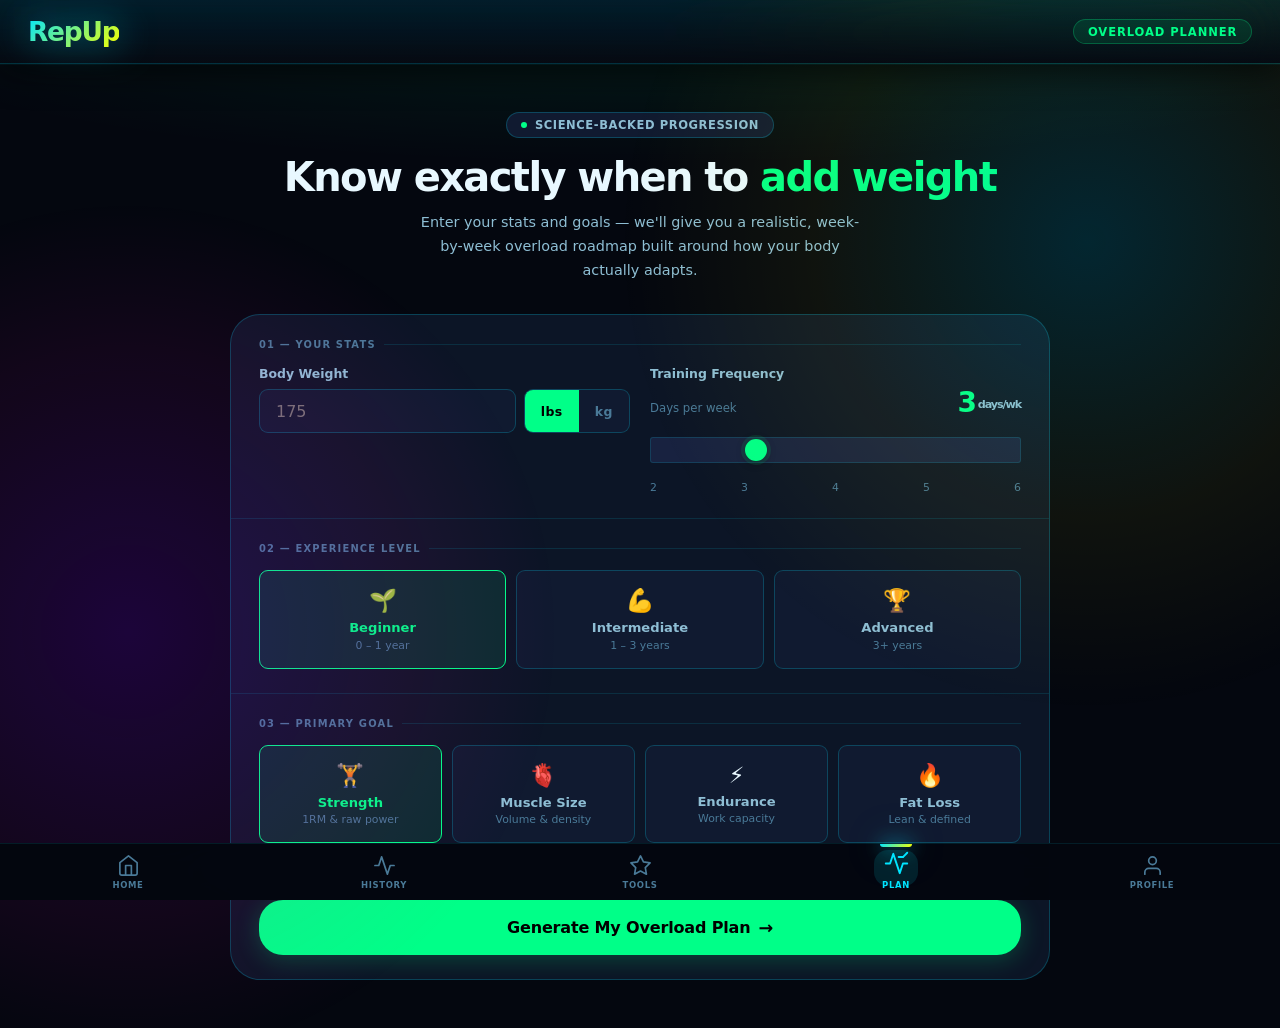
<file: planner.html>
<!DOCTYPE html>
<html lang="en">
<head>
  <meta charset="UTF-8"/>
  <meta name="viewport" content="width=device-width,initial-scale=1,viewport-fit=cover"/>
  <title>Overload Planner — RepUp</title>
  <meta name="apple-mobile-web-app-capable" content="yes"/>
  <meta name="apple-mobile-web-app-status-bar-style" content="black-translucent"/>
  <meta name="theme-color" content="#00E5FF"/>
  <link rel="icon" type="image/svg+xml" href="icon.svg"/>
  <link rel="stylesheet" href="style.css?v=14"/>
  <style>
    /* ── PLANNER-SPECIFIC TOKENS ─────────────────────────────── */
    :root {
      --pg:      #00FF88;   /* neon mint — progression green     */
      --pg-dim:  rgba(0,255,136,0.10);
      --pg-glow: rgba(0,255,136,0.22);
      --amber:   #F5FF00;   /* neon yellow for deload/warning    */
      --amber-dim: rgba(245,255,0,0.09);
      --blue-p:  #00A7FF;
      --blue-dim:#00A7FF1A;
      --rose-p:  #FF0055;
      --rose-dim:rgba(255,0,85,0.10);
      --pur-p:   #BF00FF;
      --pur-dim: rgba(191,0,255,0.10);
      --cy-p:    #00E5FF;
      --cy-dim:  rgba(0,229,255,0.10);
      --radius:  14px;
      --radius-sm: 9px;
    }

    /* ── SHELL ───────────────────────────────────────────────── */
    html, body { min-height: 100%; }
    body { padding-bottom: calc(72px + env(safe-area-inset-bottom)); }

    /* ── HERO ────────────────────────────────────────────────── */
    .hero {
      text-align: center;
      padding: 3rem 1.5rem 2rem;
      background: radial-gradient(ellipse 60% 50% at 50% -10%,
        rgba(0,255,136,0.08), transparent);
    }
    .hero-eyebrow {
      display: inline-flex;
      align-items: center;
      gap: 0.5rem;
      background: var(--card2);
      border: 1px solid var(--border2);
      border-radius: 99px;
      padding: 0.3rem 0.9rem;
      font-size: 0.72rem;
      font-weight: 700;
      color: var(--t2);
      letter-spacing: 0.05em;
      text-transform: uppercase;
      margin-bottom: 1.1rem;
    }
    .hero-eyebrow .dot { width:6px;height:6px;background:var(--pg);border-radius:50%; }
    .hero h1 {
      font-size: clamp(1.6rem, 4.5vw, 2.5rem);
      font-weight: 900;
      letter-spacing: -0.04em;
      line-height: 1.1;
      margin-bottom: 0.75rem;
      color: var(--t1);
    }
    .hero h1 span { color: var(--pg); }
    .hero p { font-size: 0.9rem; color: var(--t2); max-width: 460px; margin: 0 auto; line-height: 1.65; }

    /* ── CONTAINER ───────────────────────────────────────────── */
    .container { max-width: 860px; margin: 0 auto; padding: 0 1.25rem 2rem; }

    /* ── FORM CARD ───────────────────────────────────────────── */
    .form-card {
      background: var(--card);
      border: 1px solid var(--border2);
      border-radius: var(--r-xl);
      overflow: hidden;
      margin-bottom: 1rem;
    }
    .form-section {
      padding: 1.5rem 1.75rem;
      border-bottom: 1px solid var(--border);
    }
    .form-section:last-child { border-bottom: none; }

    .section-eyebrow {
      font-size: 0.62rem;
      font-weight: 800;
      letter-spacing: 0.12em;
      text-transform: uppercase;
      color: var(--t3);
      margin-bottom: 1rem;
      display: flex;
      align-items: center;
      gap: 0.5rem;
    }
    .section-eyebrow::after { content:''; flex:1; height:1px; background:var(--border); }

    /* ── INPUTS ──────────────────────────────────────────────── */
    .form-row { display: grid; grid-template-columns: 1fr 1fr; gap: 1.25rem; }
    .form-group { display: flex; flex-direction: column; gap: 0.5rem; }
    label { font-size: 0.78rem; font-weight: 600; color: var(--t2); }
    .input-row { display: flex; gap: 0.5rem; }

    input[type="number"] {
      flex: 1;
      background: var(--card2);
      border: 1.5px solid var(--border2);
      border-radius: var(--radius-sm);
      padding: 0.7rem 1rem;
      color: var(--t1);
      font-size: 1rem;
      font-weight: 500;
      outline: none;
      font-family: inherit;
      transition: border-color 0.15s, box-shadow 0.15s;
      -moz-appearance: textfield;
    }
    input[type="number"]::-webkit-inner-spin-button,
    input[type="number"]::-webkit-outer-spin-button { -webkit-appearance: none; }
    input[type="number"]:focus {
      border-color: var(--pg);
      box-shadow: 0 0 0 3px var(--pg-dim);
    }
    input[type="number"].error {
      border-color: var(--rose-p);
      box-shadow: 0 0 0 3px var(--rose-dim);
    }

    .unit-toggle {
      display: flex;
      background: var(--card2);
      border: 1.5px solid var(--border2);
      border-radius: var(--radius-sm);
      overflow: hidden;
      flex-shrink: 0;
    }
    .unit-toggle button {
      background: none;
      border: none;
      color: var(--t3);
      padding: 0 1rem;
      font-size: 0.78rem;
      font-weight: 800;
      cursor: pointer;
      transition: all 0.15s;
      font-family: inherit;
      letter-spacing: 0.04em;
    }
    .unit-toggle button.active { background: var(--pg); color: #000; }

    /* ── SLIDER ──────────────────────────────────────────────── */
    .slider-header { display: flex; justify-content: space-between; align-items: baseline; margin-bottom: 0.75rem; }
    .slider-big-val { font-size: 1.75rem; font-weight: 900; letter-spacing: -0.04em; color: var(--pg); line-height: 1; }
    .slider-big-val sub { font-size: 0.7rem; font-weight: 600; color: var(--t2); vertical-align: middle; margin-left: 2px; }

    input[type="range"] {
      -webkit-appearance: none;
      width: 100%;
      height: 5px;
      background: var(--card3);
      border-radius: 3px;
      outline: none;
      cursor: pointer;
    }
    input[type="range"]::-webkit-slider-thumb {
      -webkit-appearance: none;
      width: 22px; height: 22px;
      border-radius: 50%;
      background: var(--pg);
      cursor: pointer;
      box-shadow: 0 0 0 4px var(--pg-dim), 0 2px 8px rgba(0,0,0,0.4);
      transition: box-shadow 0.15s;
    }
    input[type="range"]::-webkit-slider-thumb:hover {
      box-shadow: 0 0 0 8px var(--pg-dim), 0 2px 8px rgba(0,0,0,0.4);
    }
    .slider-ticks { display: flex; justify-content: space-between; margin-top: 0.6rem; }
    .slider-ticks span { font-size: 0.68rem; color: var(--t3); font-weight: 500; }

    /* ── OPTION GRID ─────────────────────────────────────────── */
    .option-grid { display: grid; gap: 0.65rem; }
    .option-grid.cols-3 { grid-template-columns: repeat(3, 1fr); }
    .option-grid.cols-4 { grid-template-columns: repeat(4, 1fr); }

    .option-card {
      background: var(--card2);
      border: 1.5px solid var(--border2);
      border-radius: var(--radius-sm);
      padding: 1rem 0.75rem;
      cursor: pointer;
      transition: all 0.15s;
      text-align: center;
      user-select: none;
    }
    .option-card:hover { border-color: var(--border3); }
    .option-card.selected { border-color: var(--pg); background: var(--pg-dim); }
    .option-card .icon { font-size: 1.4rem; margin-bottom: 0.4rem; }
    .option-card .label { font-size: 0.82rem; font-weight: 700; color: var(--t2); }
    .option-card .sublabel { font-size: 0.68rem; color: var(--t3); margin-top: 0.2rem; }
    .option-card.selected .label { color: var(--pg); }

    /* ── GENERATE BUTTON ─────────────────────────────────────── */
    .btn-generate {
      width: 100%;
      background: var(--pg);
      color: #000;
      border: none;
      border-radius: var(--r-lg);
      padding: 1.1rem;
      font-size: 1rem;
      font-weight: 900;
      cursor: pointer;
      letter-spacing: -0.01em;
      transition: all 0.2s;
      font-family: inherit;
      margin-top: 0.5rem;
      display: flex;
      align-items: center;
      justify-content: center;
      gap: 0.5rem;
      box-shadow: 0 4px 24px var(--pg-glow);
    }
    .btn-generate:hover { filter: brightness(1.1); transform: translateY(-2px); box-shadow: 0 8px 32px var(--pg-glow); }
    .btn-generate:active { transform: translateY(0); box-shadow: none; }
    .btn-generate:disabled { opacity: 0.45; cursor: not-allowed; transform: none; box-shadow: none; }
    .btn-arrow { font-size: 1.1rem; transition: transform 0.2s; }
    .btn-generate:hover .btn-arrow { transform: translateX(4px); }

    /* ── RESULTS ─────────────────────────────────────────────── */
    #results { display: none; animation: riseIn 0.45s cubic-bezier(0.22,1,0.36,1) both; }
    @keyframes riseIn {
      from { opacity: 0; transform: translateY(18px); }
      to   { opacity: 1; transform: translateY(0); }
    }

    .results-divider {
      display: flex;
      align-items: center;
      gap: 1rem;
      margin: 2.5rem 0 2rem;
      font-size: 0.7rem;
      font-weight: 800;
      letter-spacing: 0.1em;
      text-transform: uppercase;
      color: var(--t3);
    }
    .results-divider::before, .results-divider::after {
      content: ''; flex: 1; height: 1px; background: var(--border);
    }

    /* ── CHIPS ───────────────────────────────────────────────── */
    .chip-row { display: flex; flex-wrap: wrap; gap: 0.6rem; margin-bottom: 1.5rem; }
    .chip {
      display: flex; align-items: center; gap: 0.45rem;
      background: var(--card); border: 1px solid var(--border2);
      border-radius: 99px; padding: 0.3rem 0.85rem;
      font-size: 0.75rem; font-weight: 600; color: var(--t2);
    }
    .chip-dot { width:7px; height:7px; border-radius:50%; flex-shrink:0; }

    /* ── STAT CARDS ──────────────────────────────────────────── */
    .stats-grid { display: grid; grid-template-columns: repeat(3,1fr); gap: 1rem; margin-bottom: 1.5rem; }
    .stat-card {
      background: var(--card); border: 1px solid var(--border2);
      border-radius: var(--r); padding: 1.1rem 1.2rem;
    }
    .stat-label { font-size: 0.62rem; font-weight: 800; letter-spacing: 0.08em; text-transform: uppercase; color: var(--t3); margin-bottom: 0.6rem; }
    .stat-value { font-size: 1.55rem; font-weight: 900; letter-spacing: -0.04em; line-height: 1; margin-bottom: 0.3rem; }
    .stat-value sup { font-size: 0.72rem; font-weight: 600; vertical-align: top; margin-top: 4px; display: inline-block; }
    .stat-sub { font-size: 0.72rem; color: var(--t3); }

    /* ── METHOD BANNER ───────────────────────────────────────── */
    .method-banner {
      border-radius: var(--r-lg);
      padding: 1.25rem 1.5rem;
      margin-bottom: 1.5rem;
      display: flex; gap: 1rem; align-items: flex-start;
    }
    .method-icon { font-size: 1.5rem; flex-shrink: 0; line-height: 1; margin-top: 1px; }
    .method-name { font-size: 0.88rem; font-weight: 800; margin-bottom: 0.35rem; }
    .method-desc { font-size: 0.8rem; line-height: 1.6; color: var(--t2); }

    /* ── SECTION HEADER ──────────────────────────────────────── */
    .sec-header { display: flex; align-items: center; gap: 0.65rem; margin-bottom: 1rem; }
    .sec-num {
      width: 22px; height: 22px; background: var(--pg); color: #000; border-radius: 50%;
      font-size: 0.65rem; font-weight: 900; display: flex; align-items: center;
      justify-content: center; flex-shrink: 0;
    }
    .sec-title { font-size: 0.92rem; font-weight: 800; letter-spacing: -0.01em; color: var(--t1); }
    .sec-sub { font-size: 0.75rem; color: var(--t3); margin-left: auto; }

    /* ── TIMELINE ────────────────────────────────────────────── */
    .timeline-card {
      background: var(--card); border: 1px solid var(--border2);
      border-radius: var(--r-xl); overflow: hidden; margin-bottom: 1.5rem;
    }
    .timeline-body { padding: 1.4rem 1.6rem; }

    .phase { display: grid; grid-template-columns: 80px 1fr; gap: 1rem; position: relative; }
    .phase:not(:last-child) .phase-spine {
      position: absolute; left: 36px; top: 26px; bottom: -16px;
      width: 2px; background: var(--border2);
    }
    .phase-left { display: flex; flex-direction: column; align-items: center; padding-top: 6px; gap: 5px; }
    .phase-dot { width:13px; height:13px; border-radius:50%; border:2.5px solid; background:var(--bg); flex-shrink:0; z-index:1; }
    .phase-week { font-size: 0.62rem; font-weight: 800; color: var(--t3); text-align: center; letter-spacing: 0.04em; text-transform: uppercase; white-space: nowrap; }

    .phase-box {
      background: var(--card2); border: 1px solid var(--border2);
      border-radius: 12px; padding: 1rem 1.2rem; margin-bottom: 1rem;
      transition: border-color 0.2s;
    }
    .phase-box:hover { border-color: var(--border3); }
    .phase-badge {
      display: inline-block; font-size: 0.62rem; font-weight: 800; letter-spacing: 0.08em;
      text-transform: uppercase; padding: 0.2rem 0.65rem; border-radius: 99px; margin-bottom: 0.5rem;
    }
    .phase-title { font-size: 0.9rem; font-weight: 800; margin-bottom: 0.4rem; color: var(--t1); }
    .phase-desc { font-size: 0.8rem; color: var(--t2); line-height: 1.65; }

    /* ── EXERCISE CARDS ──────────────────────────────────────── */
    .exercise-grid { display: grid; grid-template-columns: 1fr 1fr; gap: 1rem; margin-bottom: 1.5rem; }
    .exercise-card {
      background: var(--card); border: 1px solid var(--border2);
      border-radius: var(--r-lg); padding: 1.25rem; transition: border-color 0.2s;
    }
    .exercise-card:hover { border-color: var(--border3); }
    .ex-header { display: flex; align-items: flex-start; justify-content: space-between; margin-bottom: 1rem; gap: 0.5rem; }
    .ex-name { font-size: 0.95rem; font-weight: 800; letter-spacing: -0.01em; color: var(--t1); }
    .ex-group {
      font-size: 0.62rem; font-weight: 700; letter-spacing: 0.07em; text-transform: uppercase;
      padding: 0.2rem 0.6rem; border-radius: 99px; background: var(--card3); color: var(--t3); flex-shrink: 0; margin-top: 2px;
    }
    .ex-rate {
      font-size: 0.78rem; font-weight: 700; color: var(--pg); background: var(--pg-dim);
      border: 1px solid rgba(0,255,136,0.22); border-radius: var(--radius-sm);
      padding: 0.5rem 0.75rem; margin-bottom: 1rem; display: flex; align-items: center; gap: 0.4rem;
    }
    .ex-row { display: flex; justify-content: space-between; align-items: center; padding: 0.45rem 0; border-bottom: 1px solid var(--border); font-size: 0.78rem; }
    .ex-row:last-child { border-bottom: none; }
    .ex-row-label { color: var(--t3); }
    .ex-row-val { font-weight: 700; color: var(--t2); }
    .milestone-bar { margin-top: 1rem; padding-top: 0.75rem; border-top: 1px solid var(--border); }
    .milestone-labels { display: flex; justify-content: space-between; font-size: 0.7rem; color: var(--t3); margin-bottom: 0.4rem; }
    .milestone-labels strong { color: var(--t2); }
    .bar-track { background: var(--card3); border-radius: 99px; height: 5px; overflow: hidden; }
    .bar-fill { height: 100%; border-radius: 99px; }

    /* ── DELOAD BANNER ───────────────────────────────────────── */
    .deload-banner {
      background: linear-gradient(110deg, var(--amber-dim), transparent 70%);
      border: 1px solid rgba(245,255,0,0.22);
      border-radius: var(--r-lg);
      padding: 1.25rem 1.5rem; margin-bottom: 1.5rem;
      display: flex; gap: 1rem; align-items: flex-start;
    }
    .deload-icon { font-size: 1.35rem; flex-shrink: 0; }
    .deload-title { font-size: 0.85rem; font-weight: 800; color: var(--amber); margin-bottom: 0.3rem; }
    .deload-desc { font-size: 0.78rem; color: var(--t3); line-height: 1.6; }

    /* ── TIPS ────────────────────────────────────────────────── */
    .tips-card { background: var(--card); border: 1px solid var(--border2); border-radius: var(--r-xl); overflow: hidden; }
    .tip-item { display: flex; gap: 0.85rem; padding: 1rem 1.5rem; border-bottom: 1px solid var(--border); transition: background 0.15s; }
    .tip-item:last-child { border-bottom: none; }
    .tip-item:hover { background: var(--card2); }
    .tip-icon { font-size: 1rem; flex-shrink: 0; margin-top: 1px; }
    .tip-text { font-size: 0.8rem; color: var(--t2); line-height: 1.65; }
    .tip-text strong { color: var(--t1); font-weight: 700; }

    /* ── PLANNER BOTTOM NAV ──────────────────────────────────── */
    #plan-nav {
      position: fixed; bottom: 0; left: 0; right: 0;
      display: flex;
      background: rgba(4,7,15,.98);
      backdrop-filter: blur(40px) saturate(200%);
      -webkit-backdrop-filter: blur(40px) saturate(200%);
      border-top: 1px solid rgba(0,229,255,.10);
      padding-bottom: calc(4px + env(safe-area-inset-bottom));
      z-index: 20;
    }
    #plan-nav a {
      flex: 1;
      display: flex;
      flex-direction: column;
      align-items: center;
      gap: 3px;
      padding: 10px 4px 6px;
      color: var(--t3);
      text-decoration: none;
      font-size: 0.53rem;
      font-weight: 800;
      text-transform: uppercase;
      letter-spacing: 0.65px;
      position: relative;
    }
    #plan-nav a svg {
      width: 23px; height: 23px; stroke: currentColor; fill: none;
      stroke-width: 1.75; stroke-linecap: round; stroke-linejoin: round;
      transition: transform 0.28s cubic-bezier(.34,1.56,.64,1);
    }
    #plan-nav a.on { color: var(--accent); }
    #plan-nav a.on svg { transform: translateY(-2px) scale(1.12); }
    #plan-nav a.on::after {
      content: ''; position: absolute; top: 6px; left: 50%;
      transform: translateX(-50%); width: 44px; height: 36px;
      background: rgba(0,229,255,.12); border-radius: 14px; z-index: -1;
    }
    #plan-nav a.on::before {
      content: ''; position: absolute; top: 0; left: 50%;
      transform: translateX(-50%); width: 32px; height: 3px;
      background: var(--grad); border-radius: 0 0 5px 5px;
      box-shadow: 0 0 18px rgba(0,229,255,1), 0 0 36px rgba(0,229,255,.5);
    }

    /* ── RESPONSIVE ──────────────────────────────────────────── */
    @media (max-width: 640px) {
      .form-row { grid-template-columns: 1fr; }
      .option-grid.cols-3 { grid-template-columns: 1fr 1fr; }
      .option-grid.cols-4 { grid-template-columns: 1fr 1fr; }
      .stats-grid { grid-template-columns: 1fr; }
      .exercise-grid { grid-template-columns: 1fr; }
      .form-section { padding: 1.25rem 1.25rem; }
      .container { padding: 0 1rem 2rem; }
      .hero { padding: 2rem 1rem 1.5rem; }
    }
  </style>
</head>
<body>

<!-- HEADER -->
<header>
  <div class="logo">RepUp</div>
  <div style="font-size:.72rem;font-weight:800;letter-spacing:.08em;text-transform:uppercase;
    color:var(--pg);background:rgba(0,255,136,.1);border:1px solid rgba(0,255,136,.25);
    padding:.3rem .85rem;border-radius:99px;">Overload Planner</div>
</header>

<!-- HERO -->
<section class="hero">
  <div class="hero-eyebrow">
    <div class="dot"></div>
    Science-backed progression
  </div>
  <h1>Know exactly when to <span>add weight</span></h1>
  <p>Enter your stats and goals — we'll give you a realistic, week-by-week overload roadmap built around how your body actually adapts.</p>
</section>

<div class="container">

  <!-- FORM -->
  <div class="form-card">

    <!-- Stats -->
    <div class="form-section">
      <div class="section-eyebrow">01 — Your Stats</div>
      <div class="form-row">
        <div class="form-group">
          <label for="weight">Body Weight</label>
          <div class="input-row">
            <input type="number" id="weight" placeholder="175" min="50" max="700"/>
            <div class="unit-toggle">
              <button id="btn-lbs" class="active" onclick="setUnit('lbs')">lbs</button>
              <button id="btn-kg" onclick="setUnit('kg')">kg</button>
            </div>
          </div>
        </div>
        <div class="form-group">
          <label>Training Frequency</label>
          <div class="slider-header">
            <span style="font-size:.73rem;color:var(--t3);">Days per week</span>
            <div class="slider-big-val" id="freq-val">3<sub>days/wk</sub></div>
          </div>
          <input type="range" id="frequency" min="2" max="6" value="3" step="1"
            oninput="updateFreq(this.value)"/>
          <div class="slider-ticks">
            <span>2</span><span>3</span><span>4</span><span>5</span><span>6</span>
          </div>
        </div>
      </div>
    </div>

    <!-- Experience -->
    <div class="form-section">
      <div class="section-eyebrow">02 — Experience Level</div>
      <div class="option-grid cols-3" id="exp-grid">
        <div class="option-card selected" data-val="beginner" onclick="pick('exp-grid',this)">
          <div class="icon">🌱</div>
          <div class="label">Beginner</div>
          <div class="sublabel">0 – 1 year</div>
        </div>
        <div class="option-card" data-val="intermediate" onclick="pick('exp-grid',this)">
          <div class="icon">💪</div>
          <div class="label">Intermediate</div>
          <div class="sublabel">1 – 3 years</div>
        </div>
        <div class="option-card" data-val="advanced" onclick="pick('exp-grid',this)">
          <div class="icon">🏆</div>
          <div class="label">Advanced</div>
          <div class="sublabel">3+ years</div>
        </div>
      </div>
    </div>

    <!-- Goal -->
    <div class="form-section">
      <div class="section-eyebrow">03 — Primary Goal</div>
      <div class="option-grid cols-4" id="goal-grid">
        <div class="option-card selected" data-val="strength" onclick="pick('goal-grid',this)">
          <div class="icon">🏋️</div>
          <div class="label">Strength</div>
          <div class="sublabel">1RM &amp; raw power</div>
        </div>
        <div class="option-card" data-val="hypertrophy" onclick="pick('goal-grid',this)">
          <div class="icon">🫀</div>
          <div class="label">Muscle Size</div>
          <div class="sublabel">Volume &amp; density</div>
        </div>
        <div class="option-card" data-val="endurance" onclick="pick('goal-grid',this)">
          <div class="icon">⚡</div>
          <div class="label">Endurance</div>
          <div class="sublabel">Work capacity</div>
        </div>
        <div class="option-card" data-val="fatloss" onclick="pick('goal-grid',this)">
          <div class="icon">🔥</div>
          <div class="label">Fat Loss</div>
          <div class="sublabel">Lean &amp; defined</div>
        </div>
      </div>
    </div>

    <!-- Generate -->
    <div class="form-section">
      <button class="btn-generate" id="gen-btn" onclick="generate()">
        Generate My Overload Plan <span class="btn-arrow">→</span>
      </button>
    </div>

  </div><!-- /form-card -->

  <!-- RESULTS -->
  <div id="results"></div>

</div><!-- /container -->

<!-- BOTTOM NAV -->
<nav id="plan-nav">
  <a href="repup.html">
    <svg viewBox="0 0 24 24"><path d="M3 9l9-7 9 7v11a2 2 0 01-2 2H5a2 2 0 01-2-2z"/><polyline points="9 22 9 12 15 12 15 22"/></svg>
    Home
  </a>
  <a href="repup.html#history">
    <svg viewBox="0 0 24 24"><polyline points="22 12 18 12 15 21 9 3 6 12 2 12"/></svg>
    History
  </a>
  <a href="repup.html#tools">
    <svg viewBox="0 0 24 24"><polygon points="12 2 15.09 8.26 22 9.27 17 14.14 18.18 21.02 12 17.77 5.82 21.02 7 14.14 2 9.27 8.91 8.26 12 2"/></svg>
    Tools
  </a>
  <a href="planner.html" class="on">
    <svg viewBox="0 0 24 24"><polyline points="22 12 18 12 15 21 9 3 6 12 2 12"/><line x1="18" y1="6" x2="22" y2="2"/><line x1="18" y1="6" x2="14" y2="6"/></svg>
    Plan
  </a>
  <a href="repup.html#profile">
    <svg viewBox="0 0 24 24"><path d="M20 21v-2a4 4 0 00-4-4H8a4 4 0 00-4 4v2"/><circle cx="12" cy="7" r="4"/></svg>
    Profile
  </a>
</nav>

<script>
'use strict';

let unit = 'lbs';

function setUnit(u) {
  unit = u;
  document.getElementById('btn-lbs').classList.toggle('active', u === 'lbs');
  document.getElementById('btn-kg').classList.toggle('active', u === 'kg');
}

function updateFreq(v) {
  document.getElementById('freq-val').innerHTML = v + '<sub>days/wk</sub>';
}

function pick(gridId, el) {
  document.querySelectorAll('#' + gridId + ' .option-card').forEach(function(c) { c.classList.remove('selected'); });
  el.classList.add('selected');
}

function getSelected(gridId) {
  var el = document.querySelector('#' + gridId + ' .option-card.selected');
  return el ? el.dataset.val : null;
}

function generate() {
  var raw = parseFloat(document.getElementById('weight').value);
  var frequency = parseInt(document.getElementById('frequency').value);
  var experience = getSelected('exp-grid');
  var goal = getSelected('goal-grid');
  var weightIn = document.getElementById('weight');

  if (!raw || isNaN(raw) || raw < 50) {
    weightIn.classList.add('error');
    weightIn.focus();
    setTimeout(function() { weightIn.classList.remove('error'); }, 2200);
    return;
  }

  var bwLbs = unit === 'kg' ? raw * 2.205 : raw;
  var plan = buildPlan(bwLbs, frequency, experience, goal);
  var disp = raw + ' ' + unit;
  renderResults(plan, disp, frequency, experience, goal);

  var el = document.getElementById('results');
  el.style.display = 'block';
  el.style.animation = 'none';
  void el.offsetHeight;
  el.style.animation = '';
  el.scrollIntoView({ behavior: 'smooth', block: 'start' });
}

function buildPlan(bwLbs, freq, exp, goal) {
  var sessionBase = {
    beginner:     { upper: 5,    lower: 10  },
    intermediate: { upper: 2.5,  lower: 5   },
    advanced:     { upper: 1.25, lower: 2.5 },
  }[exp];

  var freqMod = { 2: 0.55, 3: 0.75, 4: 1.0, 5: 1.05, 6: 0.9 }[freq] || 1.0;
  var weeklyUpper = sessionBase.upper * freqMod;
  var weeklyLower = sessionBase.lower * freqMod;

  var goalProfiles = {
    strength: {
      name: 'Strength', method: 'Linear Weight Progression',
      methodDesc: 'Add load to the bar as the primary overload variable. Reps stay low (3–5). You earn the right to add weight by completing all prescribed reps — if you miss reps, repeat the weight next session.',
      icon: '📈', iconBg: 'linear-gradient(135deg,rgba(255,0,85,.12),transparent)',
      border: 'rgba(255,0,85,.25)', nameColor: 'var(--rose-p)',
      repRange: '3–5 reps', sets: '4–6 sets', rest: '3–5 min', rpe: '8–9',
      priority: 'weight',
      deloadEvery: exp === 'advanced' ? 3 : exp === 'intermediate' ? 4 : 6,
    },
    hypertrophy: {
      name: 'Muscle Growth', method: 'Double Progression',
      methodDesc: 'First chase reps (hit 8, chase 12 reps across all sets). Only once you reach the top of your rep range do you add weight and reset to the bottom. This prevents premature load jumps and ensures quality stimulus.',
      icon: '🔮', iconBg: 'linear-gradient(135deg,rgba(191,0,255,.12),transparent)',
      border: 'rgba(191,0,255,.25)', nameColor: 'var(--pur-p)',
      repRange: '8–12 reps', sets: '3–5 sets', rest: '60–90 sec', rpe: '7–8',
      priority: 'reps-first',
      deloadEvery: exp === 'advanced' ? 4 : 5,
    },
    endurance: {
      name: 'Endurance', method: 'Set Progression',
      methodDesc: 'Overload by adding sets or shortening rest before ever adding weight. Start at 2 sets, work up to 4–5 sets over weeks. Only once you hit your set ceiling do you add weight and drop back down.',
      icon: '⏱️', iconBg: 'linear-gradient(135deg,rgba(0,229,255,.12),transparent)',
      border: 'rgba(0,229,255,.25)', nameColor: 'var(--cy-p)',
      repRange: '15–20 reps', sets: '2–4 sets', rest: '30–60 sec', rpe: '6–7',
      priority: 'sets-first',
      deloadEvery: 6,
    },
    fatloss: {
      name: 'Fat Loss', method: 'Density Progression',
      methodDesc: 'Overload by doing more total work in the same time window — circuit-style, shorter rest, or extra rounds. Maintaining (not increasing) weight is the goal here. Nutrition is your primary fat-loss lever.',
      icon: '🔥', iconBg: 'linear-gradient(135deg,rgba(245,255,0,.10),transparent)',
      border: 'rgba(245,255,0,.22)', nameColor: 'var(--amber)',
      repRange: '10–15 reps', sets: '3–4 sets', rest: '45–75 sec', rpe: '7–8',
      priority: 'density',
      deloadEvery: 5,
    },
  }[goal];

  var exercises = buildExercises(weeklyUpper, weeklyLower, goalProfiles);
  var phases = buildTimeline(exp, goal, goalProfiles, weeklyUpper, weeklyLower);

  var overloadCadence = exp === 'beginner' ? 'Each session'
    : exp === 'intermediate' ? 'Every week'
    : 'Every 2–4 weeks';

  return { exercises, phases, goalProfiles, weeklyUpper, weeklyLower, overloadCadence, freq, exp, goal };
}

function buildExercises(weeklyUpper, weeklyLower, gp) {
  var factor = unit === 'kg' ? 1 / 2.205 : 1;
  var unitLabel = unit;

  var lifts = [
    { name: 'Bench Press',    group: 'Push', base: weeklyUpper },
    { name: 'Back Squat',     group: 'Legs', base: weeklyLower },
    { name: 'Overhead Press', group: 'Push', base: weeklyUpper * 0.7 },
    { name: 'Deadlift',       group: 'Pull', base: weeklyLower * 1.15 },
  ];

  return lifts.map(function(l) {
    var incLbs = l.base;
    var incDisp = round125(incLbs * factor);
    var w4 = Math.round(incDisp * 4 * 10) / 10;
    var w8 = Math.round(incDisp * 8 * 10) / 10;

    var rateLabel;
    if (gp.priority === 'weight')      rateLabel = '+' + incDisp + ' ' + unitLabel + ' / week';
    else if (gp.priority === 'reps-first') rateLabel = '+1 rep/week → then +' + incDisp + ' ' + unitLabel;
    else if (gp.priority === 'sets-first') rateLabel = '+1 set / 2 weeks → then +' + incDisp + ' ' + unitLabel;
    else rateLabel = '−5 sec rest/week → then +' + incDisp + ' ' + unitLabel;

    return Object.assign({}, l, {
      incDisp, rateLabel, w4, w8, unitLabel,
      barPct: Math.min(100, Math.max(5, (incDisp / (unit === 'kg' ? 4.5 : 10)) * 100)),
    });
  });
}

function round125(n) {
  return Math.round(n / 1.25) * 1.25;
}

function buildTimeline(exp, goal, gp, wu, wl) {
  var phases = [];
  var colors = {
    blue:   { c: 'var(--blue-p)',  bg: 'var(--blue-dim)',  border: 'rgba(0,167,255,.25)' },
    green:  { c: 'var(--pg)',      bg: 'var(--pg-dim)',    border: 'rgba(0,255,136,.25)' },
    amber:  { c: 'var(--amber)',   bg: 'var(--amber-dim)', border: 'rgba(245,255,0,.22)' },
    rose:   { c: 'var(--rose-p)',  bg: 'var(--rose-dim)',  border: 'rgba(255,0,85,.25)'  },
    purple: { c: 'var(--pur-p)',   bg: 'var(--pur-dim)',   border: 'rgba(191,0,255,.25)' },
    cyan:   { c: 'var(--cy-p)',    bg: 'var(--cy-dim)',    border: 'rgba(0,229,255,.25)' },
  };

  function push(weekRange, title, badge, colorKey, desc) {
    phases.push(Object.assign({ weekRange, title, badge, desc }, colors[colorKey]));
  }

  if (exp === 'beginner') {
    push('Wk 1–2', 'Foundation',       'Learn',    'blue',
      'Your only job is moving correctly. Keep every set at RPE 5–6 — it should feel easy. Master the squat, hinge, press, and row patterns. Progression comes from skill, not suffering, at this stage.');
    push('Wk 3–4', 'First Overload',    'Load',     'green',
      'Add ' + wu.toFixed(1) + ' lbs to upper lifts and ' + wl.toFixed(1) + ' lbs to lower lifts before each session. You should be able to do this every single workout. Bump RPE to 7–8 on working sets. If you fail a rep, don\'t add weight next session.');
    push('Wk 5–8', 'Linear Progression','Build',    'green',
      'Continue adding weight each session. By week 8 you\'ll have added ' + (wu*4).toFixed(0) + '–' + (wu*6).toFixed(0) + ' lbs to upper body and ' + (wl*4).toFixed(0) + '–' + (wl*6).toFixed(0) + ' lbs to lower. Progress will start to slow — this is normal.');
    push('Wk ' + gp.deloadEvery, 'Deload Week', 'Recovery', 'amber',
      'Drop to 50–60% of your working weight. Prioritize technique, not effort. Your nervous system repairs during deloads — skipping this stalls progress and raises injury risk.');
    push('Wk 9–12', 'Transition to Weekly', 'Adapt', 'blue',
      'Daily progress stalls for most people here. Switch to weekly progression: one weight increase per exercise per week. This is normal — you\'re entering the intermediate stage faster than most.');

  } else if (exp === 'intermediate') {
    push('Wk 1–2', 'Controlled Reset',    'Baseline', 'blue',
      'Start 10–15% below your current working max. This isn\'t weakness — it\'s strategic. Volume tolerance is rebuilt safely, reducing injury risk heading into the heavier weeks.');
    push('Wk 3–4', 'Loading Phase',        'Load',     'green',
      goal === 'hypertrophy'
        ? 'Use double progression: target ' + gp.repRange + ' each set. Once you hit the top of the rep range across all sets, add ' + wu.toFixed(1) + ' lbs next session. Never skip the rep step.'
        : 'Add ' + wu.toFixed(1) + ' lbs (upper) and ' + wl.toFixed(1) + ' lbs (lower) per week. Work at RPE 7–8 on all top sets. Miss reps? Repeat the weight, don\'t reduce it.');
    push('Wk 5–8', 'Volume Accumulation', 'Volume',   'purple',
      'Add 1 working set every 2 weeks. By week 8, expect total load to be ' + (wu*5).toFixed(0) + '+ lbs higher on upper body lifts. RPE should creep toward 8–9. If it doesn\'t, you\'re leaving progress on the table.');
    push('Wk ' + gp.deloadEvery, 'Planned Deload', 'Recovery', 'amber',
      'Cut volume by 50%, keep weights at 60–70% of max. Active recovery: walks, mobility, and sleep. This week determines how strong your next block will be.');
    push('Wk 9–12', 'Intensification', 'Peak', 'rose',
      'Reduce sets, increase weight (80–90%+ 1RM). RPE 8–9+ across the board. Week 12: attempt a new PR on your primary lifts. The volume from weeks 1–8 built the foundation; now you express it.');

  } else {
    push('Wk 1–3', 'Hypertrophy Block', 'Accumulate', 'blue',
      'High volume, moderate intensity (65–75% 1RM). 4–6 sets of 8–12 reps. Add 1 set per week. Overload is through volume, not load. This phase builds the muscle cross-section that the next phase will strengthen.');
    push('Wk 4–6', 'Strength Block',    'Intensify',  'green',
      'Drop volume, raise intensity (80–87% 1RM). Add ' + wu.toFixed(1) + ' lbs/week to upper, ' + wl.toFixed(1) + ' lbs/week to lower. Work sets at RPE 8–9. This is where true progressive overload happens for advanced athletes.');
    push('Wk ' + gp.deloadEvery, 'Deload', 'Recovery', 'amber',
      '40–50% of working weight. You may also take 3–5 full rest days. Advanced athletes accumulate CNS fatigue faster — this week is mission-critical, not optional.');
    push('Wk 7–9', 'Peaking Block',    'Peak',       'rose',
      'Explosive low-rep work (90%+ 1RM, 1–3 reps). Cluster sets, pause reps, accommodating resistance if available. One PR attempt per major lift in week 9.');
    push('Wk 10–12', 'New Mesocycle', 'Cycle',      'cyan',
      'Return to a hypertrophy block, but your baseline load is now higher. Progressive overload for advanced athletes is measured in cycles, not weeks. Each loop of the spiral lifts the floor.');
  }

  return phases;
}

function renderResults(plan, dispWeight, freq, exp, goal) {
  var exercises = plan.exercises;
  var phases = plan.phases;
  var gp = plan.goalProfiles;
  var weeklyUpper = plan.weeklyUpper;
  var overloadCadence = plan.overloadCadence;
  var dispFactor = unit === 'kg' ? 1 / 2.205 : 1;

  var expLabel  = { beginner: 'Beginner', intermediate: 'Intermediate', advanced: 'Advanced' }[exp];
  var goalLabel = gp.name;

  var chipColors = {
    beginner: '#00A7FF', intermediate: '#00FF88', advanced: '#F5FF00',
    strength: '#FF0055', hypertrophy: '#BF00FF', endurance: '#00E5FF', fatloss: '#F5FF00',
  };

  var html = '<div class="results-divider">Your Plan</div>'
    + '<div class="chip-row">'
    + '<div class="chip"><div class="chip-dot" style="background:' + chipColors[exp] + '"></div>' + expLabel + '</div>'
    + '<div class="chip"><div class="chip-dot" style="background:' + chipColors[goal] + '"></div>' + goalLabel + '</div>'
    + '<div class="chip"><div class="chip-dot" style="background:var(--t3)"></div>' + freq + ' days / week</div>'
    + '<div class="chip"><div class="chip-dot" style="background:var(--t3)"></div>' + dispWeight + '</div>'
    + '</div>'

    + '<div class="stats-grid">'
    + '<div class="stat-card"><div class="stat-label">First Overload</div>'
    + '<div class="stat-value" style="color:var(--pg);font-size:clamp(.9rem,2.5vw,1.35rem)">' + overloadCadence + '</div>'
    + '<div class="stat-sub">How often you add weight</div></div>'
    + '<div class="stat-card"><div class="stat-label">4-Week Upper Gain</div>'
    + '<div class="stat-value" style="color:var(--blue-p)">+' + (weeklyUpper * 4 * dispFactor).toFixed(1) + '<sup>' + unit + '</sup></div>'
    + '<div class="stat-sub">Expected load added to upper lifts</div></div>'
    + '<div class="stat-card"><div class="stat-label">Deload Every</div>'
    + '<div class="stat-value" style="color:var(--amber)">' + gp.deloadEvery + '<sup style="font-size:.72rem;font-weight:600;color:var(--t3)">wk</sup></div>'
    + '<div class="stat-sub">Planned recovery block</div></div>'
    + '</div>'

    + '<div class="method-banner" style="background:' + gp.iconBg + ';border:1px solid ' + gp.border + '">'
    + '<div class="method-icon">' + gp.icon + '</div>'
    + '<div><div class="method-name" style="color:' + gp.nameColor + '">' + gp.method + '</div>'
    + '<div class="method-desc">' + gp.methodDesc + '</div></div></div>'

    + '<div class="deload-banner"><div class="deload-icon">⚡</div>'
    + '<div><div class="deload-title">Deload every ' + gp.deloadEvery + ' weeks — non-negotiable</div>'
    + '<div class="deload-desc">A deload is 1 week at 50–60% of your working weights. It\'s not weakness — it\'s when your muscles, tendons, and nervous system catch up to the training stimulus. Skipping deloads is the #1 reason intermediate athletes plateau and get hurt.</div>'
    + '</div></div>'

    + '<div class="sec-header"><div class="sec-num">1</div><div class="sec-title">12-Week Timeline</div><div class="sec-sub">' + expLabel + ' track</div></div>'
    + '<div class="timeline-card"><div class="timeline-body">'
    + phases.map(function(p) {
        return '<div class="phase">'
          + '<div class="phase-spine"></div>'
          + '<div class="phase-left"><div class="phase-dot" style="border-color:' + p.c + ';box-shadow:0 0 8px ' + p.c + '55"></div>'
          + '<div class="phase-week">' + p.weekRange + '</div></div>'
          + '<div class="phase-box"><div class="phase-badge" style="color:' + p.c + ';background:' + p.bg + ';border:1px solid ' + p.border + '">' + p.badge + '</div>'
          + '<div class="phase-title">' + p.title + '</div>'
          + '<div class="phase-desc">' + p.desc + '</div></div></div>';
      }).join('')
    + '</div></div>'

    + '<div class="sec-header"><div class="sec-num">2</div><div class="sec-title">Exercise Progression Targets</div><div class="sec-sub">Big 4 lifts</div></div>'
    + '<div class="exercise-grid">'
    + exercises.map(function(ex) {
        return '<div class="exercise-card">'
          + '<div class="ex-header"><div class="ex-name">' + ex.name + '</div><div class="ex-group">' + ex.group + '</div></div>'
          + '<div class="ex-rate">📊 ' + ex.rateLabel + '</div>'
          + '<div class="ex-row"><span class="ex-row-label">Rep range</span><span class="ex-row-val">' + gp.repRange + '</span></div>'
          + '<div class="ex-row"><span class="ex-row-label">Working sets</span><span class="ex-row-val">' + gp.sets + '</span></div>'
          + '<div class="ex-row"><span class="ex-row-label">Rest period</span><span class="ex-row-val">' + gp.rest + '</span></div>'
          + '<div class="ex-row"><span class="ex-row-label">Target RPE</span><span class="ex-row-val">' + gp.rpe + '</span></div>'
          + '<div class="milestone-bar">'
          + '<div class="milestone-labels"><span>4 wk: <strong>+' + ex.w4 + ' ' + ex.unitLabel + '</strong></span><span>8 wk: <strong>+' + ex.w8 + ' ' + ex.unitLabel + '</strong></span></div>'
          + '<div class="bar-track"><div class="bar-fill" style="width:' + ex.barPct + '%;background:linear-gradient(90deg,var(--pg),#00CC6A)"></div></div>'
          + '</div></div>';
      }).join('')
    + '</div>'

    + '<div class="sec-header"><div class="sec-num">3</div><div class="sec-title">Rules for Your Progression</div></div>'
    + '<div class="tips-card">' + buildTips(exp, goal, gp, freq) + '</div>';

  document.getElementById('results').innerHTML = html;
}

function buildTips(exp, goal, gp, freq) {
  var tips = [];
  tips.push({ icon: '📋', text: '<strong>Track every session, no exceptions.</strong> Log the date, exercise, sets, reps, and weight. You cannot progressively overload what you don\'t measure. A spreadsheet, a notebook, or a phone note — pick one and use it every time.' });

  if (goal === 'strength') {
    tips.push({ icon: '⚖️', text: '<strong>Failed reps = repeat the weight.</strong> If you can\'t complete all reps at a given weight, repeat that exact weight next session. Only move up when every set is completed with solid form.' });
    tips.push({ icon: '🏋️', text: '<strong>Focus on the big 4.</strong> Squat, bench, deadlift, and overhead press drive 80% of strength gains. Accessories fill gaps — they don\'t replace the compounds.' });
  } else if (goal === 'hypertrophy') {
    tips.push({ icon: '📈', text: '<strong>Never rush the weight increase.</strong> Double progression means you earn more reps before you earn more weight. Jumping load too early cuts stimulus short and stalls real hypertrophy.' });
    tips.push({ icon: '🐢', text: '<strong>Slow the eccentric down.</strong> A 3–4 second descent increases time under tension and hypertrophic stimulus without requiring heavier weights. Form over ego, always.' });
  } else if (goal === 'endurance') {
    tips.push({ icon: '⏱️', text: '<strong>Rest time is a training variable.</strong> Shortening rest periods is overload just like adding weight. Track your rest intervals just as carefully as your reps and sets.' });
    tips.push({ icon: '🚴', text: '<strong>Pair with Zone 2 cardio.</strong> Two to three 20–40 minute sessions of conversational-pace cardio per week dramatically improves your work capacity and recovery between sets.' });
  } else if (goal === 'fatloss') {
    tips.push({ icon: '🍽️', text: '<strong>The deficit drives fat loss — not the workout.</strong> No progressive overload plan replaces a controlled caloric deficit. Aim to lose 0.5–1% of body weight per week to preserve muscle while shedding fat.' });
    tips.push({ icon: '💪', text: '<strong>Keep lifting heavy, always.</strong> The most common fat-loss mistake is going lighter and doing more reps. Maintain intensity and reduce calories — that\'s what preserves lean mass during a cut.' });
  }

  if (freq <= 3) {
    tips.push({ icon: '😴', text: '<strong>Recovery is your competitive advantage.</strong> Training ' + freq + ' days per week puts more pressure on each individual session. Prioritize 7–9 hours of sleep and hit 0.7–1 g of protein per lb of body weight daily.' });
  } else {
    tips.push({ icon: '⚠️', text: '<strong>Watch for cumulative fatigue.</strong> At ' + freq + ' sessions per week, fatigue stacks fast. If your strength drops for two or more consecutive sessions, insert an unplanned light day before your next planned deload.' });
  }

  if (exp === 'advanced') tips.push({ icon: '🔄', text: '<strong>Periodization is no longer optional.</strong> Linear progression is exhausted. Structure training in deliberate 4–8 week mesocycles: accumulation → intensification → realization → deload. Repeat at a new floor.' });
  if (exp === 'beginner') tips.push({ icon: '🧠', text: '<strong>Technique is the only thing that matters right now.</strong> A heavier squat with bad form is strictly worse than a lighter squat with perfect form. Video yourself. Get eyes on your movement before chasing numbers.' });

  tips.push({ icon: '🩺', text: '<strong>Sharp pain means stop immediately.</strong> Muscle burn and soreness are fine. Sharp joint pain, tendon pain, or numbness means something is wrong. Train around injuries by modifying exercises — never train through structural pain.' });

  return tips.map(function(t) {
    return '<div class="tip-item"><div class="tip-icon">' + t.icon + '</div><div class="tip-text">' + t.text + '</div></div>';
  }).join('');
}

document.getElementById('weight').addEventListener('keydown', function(e) {
  if (e.key === 'Enter') generate();
});
</script>
</body>
</html>
</file>
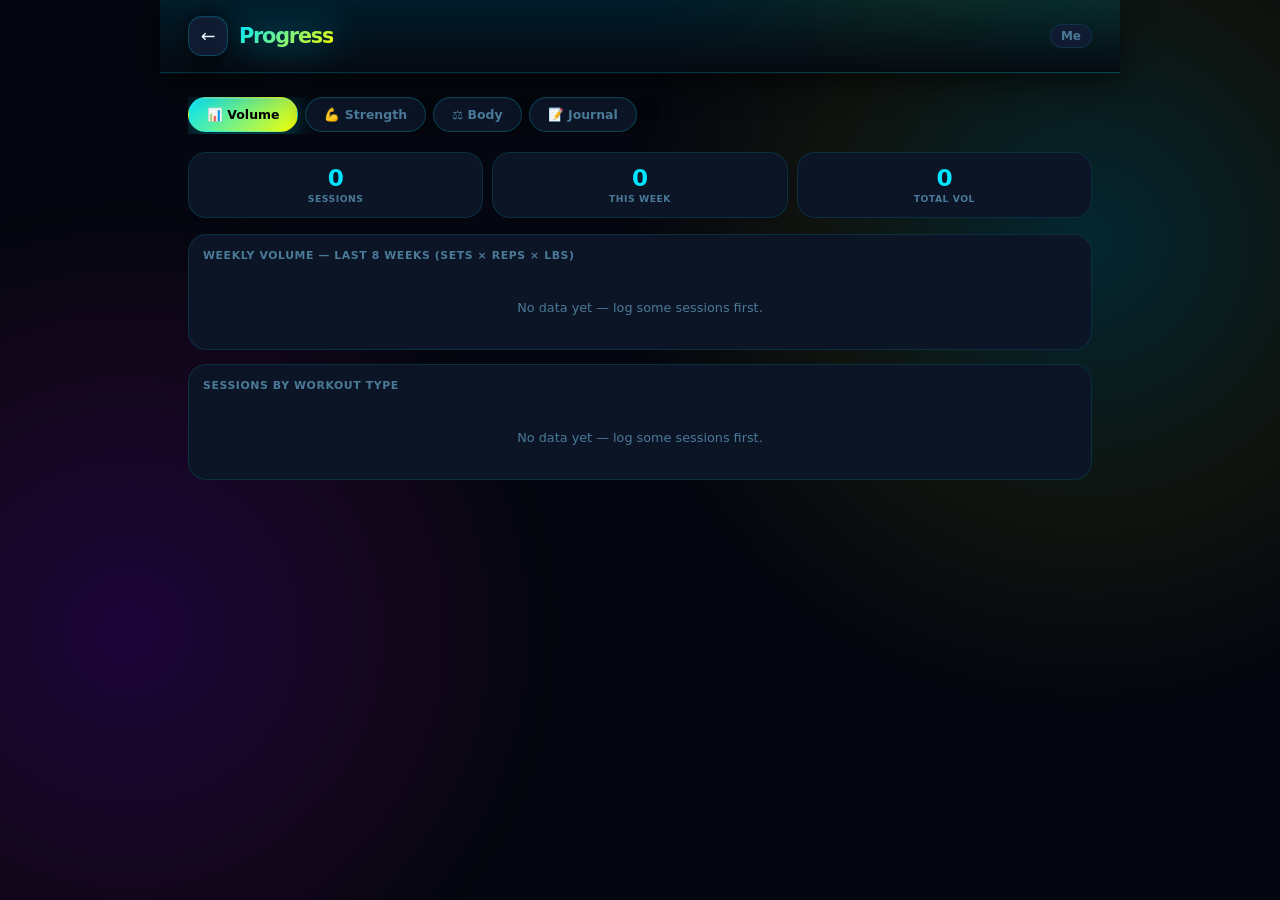
<file: progress.html>
<!DOCTYPE html>
<html lang="en">
<head>
  <meta charset="UTF-8"/>
  <meta name="viewport" content="width=device-width,initial-scale=1,viewport-fit=cover"/>
  <title>RepUp — Progress</title>
  <meta name="apple-mobile-web-app-capable" content="yes"/>
  <meta name="apple-mobile-web-app-status-bar-style" content="black-translucent"/>
  <meta name="theme-color" content="#00E5FF"/>
  <link rel="icon" type="image/svg+xml" href="icon.svg"/>
  <link rel="stylesheet" href="style.css?v=18"/>
  <style>
    /* ── STAT CARDS ── */
    .stat-grid{display:grid;grid-template-columns:repeat(3,1fr);gap:9px;margin-bottom:16px}
    .stat-card{background:var(--card);border:1px solid var(--border);border-radius:var(--r);padding:13px 10px;text-align:center}
    .stat-val{font-size:1.45rem;font-weight:900;color:var(--accent);letter-spacing:-.3px;line-height:1}
    .stat-lbl{font-size:.58rem;font-weight:800;text-transform:uppercase;letter-spacing:.5px;color:var(--muted);margin-top:4px}

    /* ── CHART CARDS ── */
    .chart-card{background:var(--card);border:1px solid var(--border);border-radius:var(--r);padding:14px 14px 8px;margin-bottom:14px;overflow:hidden}
    .chart-title{font-size:.68rem;font-weight:800;text-transform:uppercase;letter-spacing:.6px;color:var(--muted);margin-bottom:12px}

    /* ── 1RM BADGE ── */
    .orm-badge{background:linear-gradient(135deg,rgba(0,229,255,.12),rgba(245,255,0,.08));border:1.5px solid rgba(0,229,255,.28);border-radius:var(--r);padding:16px;margin-bottom:14px;display:flex;align-items:center;gap:16px}
    .orm-val{font-size:2.4rem;font-weight:900;background:var(--grad);-webkit-background-clip:text;-webkit-text-fill-color:transparent;background-clip:text;letter-spacing:-.5px;line-height:1}
    .orm-unit{font-size:1rem;font-weight:700;color:var(--gold);-webkit-text-fill-color:var(--gold)}
    .orm-meta{font-size:.72rem;color:var(--muted);margin-top:3px;line-height:1.5}

    /* ── PR TABLE ── */
    .pr-table{background:var(--card);border:1px solid var(--border);border-radius:var(--r);overflow:hidden;margin-bottom:14px}
    .pr-row{display:flex;align-items:center;gap:10px;padding:10px 14px;border-bottom:1px solid var(--border);font-size:.82rem}
    .pr-row:last-child{border:none}
    .pr-row.hdr{background:rgba(255,255,255,.025);font-size:.63rem;font-weight:800;text-transform:uppercase;letter-spacing:.5px;color:var(--muted)}
    .pr-name{flex:1;font-weight:700}
    .pr-val{color:var(--accent);font-weight:800;min-width:64px;text-align:right}
    .pr-date{color:var(--muted);font-size:.7rem;min-width:60px;text-align:right}
    .pr-medal{font-size:1rem;flex-shrink:0;width:22px;text-align:center}

    /* ── BODY WEIGHT ── */
    .bw-hero{background:linear-gradient(135deg,rgba(16,185,129,.1),rgba(16,185,129,.04));border:1.5px solid rgba(16,185,129,.25);border-radius:var(--r);padding:18px;margin-bottom:14px;display:flex;align-items:center;gap:16px}
    .bw-big{font-size:2.6rem;font-weight:900;color:var(--green);letter-spacing:-.5px;line-height:1}
    .bw-unit{font-size:.9rem;font-weight:700;color:var(--green);opacity:.7}
    .bw-stat-row{display:flex;flex-direction:column;gap:6px;flex:1;border-left:1px solid var(--border);padding-left:16px}
    .bw-stat{display:flex;flex-direction:column}
    .bw-stat-lbl{font-size:.58rem;font-weight:800;text-transform:uppercase;letter-spacing:.4px;color:var(--muted)}
    .bw-stat-val{font-size:.88rem;font-weight:700}
    .trend-up{color:var(--red)}
    .trend-dn{color:var(--green)}
    .trend-fl{color:var(--muted)}

    .log-form{background:var(--card);border:1px solid var(--border);border-radius:var(--r);padding:14px;margin-bottom:14px}
    .inline-row{display:flex;gap:8px;align-items:flex-end}
    .inline-row .fg{flex:1;margin:0}

    /* ── UNIT TOGGLE ── */
    .unit-toggle{display:flex;gap:3px;background:rgba(255,255,255,.06);border-radius:8px;padding:3px}
    .unit-btn{flex:1;padding:5px 10px;border-radius:6px;font-size:.74rem;font-weight:700;color:var(--muted);background:transparent;border:none;cursor:pointer;transition:all .15s;font-family:inherit;touch-action:manipulation;-webkit-user-select:none;user-select:none}
    .unit-btn.on{background:var(--grad);color:#fff}

    /* ── JOURNAL ── */
    .jnote{background:var(--card);border:1px solid var(--border);border-radius:var(--r);padding:13px 14px;margin-bottom:9px}
    .jnote-head{display:flex;align-items:center;justify-content:space-between;margin-bottom:6px}
    .jnote-date{font-size:.75rem;font-weight:800;color:var(--accent)}
    .jnote-wname{font-size:.7rem;color:var(--muted);margin-top:1px}
    .jnote-txt{font-size:.84rem;line-height:1.65;color:var(--text2)}

    /* ── NO DATA ── */
    .no-data{text-align:center;padding:32px 20px;color:var(--muted);font-size:.84rem;line-height:1.6}
    .no-data-i{font-size:2.4rem;margin-bottom:8px;opacity:.28;display:block}

    /* ── ROW BETWEEN ── */
    .row-between{display:flex;align-items:center;justify-content:space-between;margin-bottom:10px}
  </style>
</head>
<body>
<div id="app">
  <header>
    <div style="display:flex;align-items:center;gap:11px">
      <a href="./repup.html" class="dbk" style="text-decoration:none;display:flex;align-items:center;justify-content:center">←</a>
      <div class="logo" style="font-size:1.3rem">Progress</div>
    </div>
    <div id="profile-chip" style="font-size:.75rem;font-weight:700;color:var(--muted);background:var(--card2);border:1px solid var(--border);border-radius:99px;padding:4px 10px"></div>
  </header>

  <main id="mscroll">
    <div class="subtabs" style="margin-top:4px">
      <button class="stab on" data-panel="p-volume">📊 Volume</button>
      <button class="stab" data-panel="p-strength">💪 Strength</button>
      <button class="stab" data-panel="p-body">⚖️ Body</button>
      <button class="stab" data-panel="p-journal">📝 Journal</button>
    </div>

    <!-- ══ VOLUME ══ -->
    <div id="p-volume">
      <div class="stat-grid" id="vol-stats"></div>
      <div class="chart-card">
        <div class="chart-title">Weekly Volume — last 8 weeks (sets × reps × lbs)</div>
        <div id="vol-chart"></div>
      </div>
      <div class="chart-card">
        <div class="chart-title">Sessions by Workout Type</div>
        <div id="type-chart"></div>
      </div>
    </div>

    <!-- ══ STRENGTH ══ -->
    <div id="p-strength" class="hidden">
      <div class="fg" style="margin-bottom:14px">
        <label>Select Exercise to Analyze</label>
        <select id="ex-select"><option value="">— Choose an exercise —</option></select>
      </div>
      <div id="orm-wrap" class="hidden"></div>
      <div class="chart-card hidden" id="strength-chart-card">
        <div class="chart-title">Estimated 1RM Over Time (Epley Formula)</div>
        <div id="strength-chart"></div>
      </div>
      <div id="pr-section" class="hidden">
        <div class="sec-row"><span class="sec">All-Time Personal Records</span></div>
        <div class="pr-table">
          <div class="pr-row hdr">
            <span class="pr-medal"></span>
            <span class="pr-name">Exercise</span>
            <span class="pr-val">Est. 1RM</span>
            <span class="pr-date">Date</span>
          </div>
          <div id="pr-rows"></div>
        </div>
      </div>
      <div id="strength-empty" class="no-data">
        <span class="no-data-i">🏋️</span>
        Log workouts and mark exercises done to see strength trends and 1RM estimates here.
      </div>
    </div>

    <!-- ══ BODY ══ -->
    <div id="p-body" class="hidden">
      <div id="bw-hero-wrap"></div>
      <div class="log-form">
        <div class="row-between" style="margin-bottom:12px">
          <span class="sec">Log Body Weight</span>
          <div class="unit-toggle">
            <button class="unit-btn on" id="btn-lbs">lbs</button>
            <button class="unit-btn" id="btn-kg">kg</button>
          </div>
        </div>
        <div class="inline-row">
          <div class="fg">
            <label>Date</label>
            <input type="date" id="bw-date"/>
          </div>
          <div class="fg">
            <label>Weight (<span id="bw-unit-lbl">lbs</span>)</label>
            <input type="number" id="bw-inp" placeholder="175" step="0.1" min="1"/>
          </div>
          <button class="btn btn-o btn-sm" id="btn-log-bw" style="flex-shrink:0;align-self:flex-end">Log</button>
        </div>
      </div>
      <div class="chart-card hidden" id="bw-chart-card">
        <div class="chart-title">Body Weight — last 90 entries</div>
        <div id="bw-chart"></div>
      </div>
      <div id="bw-empty" class="no-data">
        <span class="no-data-i">⚖️</span>
        Log your first body weight above to start tracking your trend.
      </div>
    </div>

    <!-- ══ JOURNAL ══ -->
    <div id="p-journal" class="hidden">
      <div class="log-form">
        <div class="sec-row" style="margin-top:0;margin-bottom:12px"><span class="sec">Add Session Note</span></div>
        <div class="fg">
          <label>Date</label>
          <input type="date" id="note-date"/>
        </div>
        <div class="fg">
          <label>Workout (optional)</label>
          <input type="text" id="note-wname" placeholder="e.g. Push Day"/>
        </div>
        <div class="fg">
          <label>Note</label>
          <textarea id="note-txt" rows="3" placeholder="How did you feel? Sleep, energy, PRs hit, anything notable…"></textarea>
        </div>
        <button class="btn btn-o" id="btn-save-note">Save Note</button>
      </div>
      <div class="sec-row"><span class="sec">Past Notes</span></div>
      <div id="notes-list"></div>
      <div id="notes-empty" class="no-data hidden">
        <span class="no-data-i">📝</span>
        No notes yet — add one above to start your training journal.
      </div>
    </div>
  </main>
</div>

<script>
'use strict';

// ─── PROFILE & STATE ─────────────────────────────────────────
var AK = 'ru3-active';
var profile = localStorage.getItem(AK) || 'Me';
var sk = function(n){ return 'ru3-' + n.toLowerCase().replace(/\s+/g,'-'); };

function loadState(name){
  var raw = localStorage.getItem(sk(name));
  return raw ? JSON.parse(raw) : { workouts:[], log:[], sched:{}, library:{} };
}
var S = loadState(profile);

// Extra localStorage keys for new data
var bwKey    = sk(profile) + '-bw';
var notesKey = sk(profile) + '-jnotes';
function getBW()   { return JSON.parse(localStorage.getItem(bwKey)    || '[]'); }
function getNotes(){ return JSON.parse(localStorage.getItem(notesKey) || '[]'); }
function saveBW(d)  { localStorage.setItem(bwKey,    JSON.stringify(d)); }
function saveNotes(d){ localStorage.setItem(notesKey, JSON.stringify(d)); }

var bwUnit = 'lbs';

// ─── UTILS ───────────────────────────────────────────────────
var ge  = function(id){ return document.getElementById(id); };
var esc = function(s){ return String(s==null?'':s).replace(/[&<>"']/g,function(c){return{'&':'&amp;','<':'&lt;','>':'&gt;','"':'&quot;',"'":'&#39;'}[c];}); };
var uid = function(){ return Math.random().toString(36).slice(2,10); };

function fmtDate(iso){
  return new Date(iso).toLocaleDateString('en-US',{month:'short',day:'numeric',year:'numeric'});
}
function shortDate(iso){
  var d = new Date(iso);
  return (d.getMonth()+1)+'/'+(d.getDate());
}
function isoToday(){
  return new Date().toISOString().slice(0,10);
}
function parseWeight(s){
  if(!s) return 0;
  var n = parseFloat(String(s).replace(/[^0-9.]/g,''));
  return isNaN(n) ? 0 : n;
}
// Epley 1RM estimate — meaningful for 1-20 reps
function est1RM(weight, reps){
  var w = parseFloat(weight), r = parseInt(reps);
  if(isNaN(w)||isNaN(r)||w<=0||r<=0) return 0;
  if(r===1) return Math.round(w);
  if(r>20) return 0;
  return Math.round(w * (1 + r/30));
}

// ─── TABS ────────────────────────────────────────────────────
var PANELS = ['p-volume','p-strength','p-body','p-journal'];
document.querySelectorAll('.stab').forEach(function(btn){
  btn.addEventListener('click',function(){
    document.querySelectorAll('.stab').forEach(function(b){ b.classList.remove('on'); });
    btn.classList.add('on');
    PANELS.forEach(function(p){ ge(p).classList.toggle('hidden', p!==btn.dataset.panel); });
    ge('mscroll').scrollTop = 0;
  });
});

// ─── SVG CHART ENGINE ────────────────────────────────────────
function svgEl(tag, attrs){
  var el = document.createElementNS('http://www.w3.org/2000/svg', tag);
  Object.keys(attrs).forEach(function(k){ el.setAttribute(k, attrs[k]); });
  return el;
}
function makeSVG(w, h){
  var svg = svgEl('svg', { viewBox:'0 0 '+w+' '+h, width:'100%', height:h });
  svg.style.display = 'block';
  return svg;
}

var CHART_W = 320, CHART_H = 140;
var PAD = { top:16, right:14, bottom:30, left:46 };
var cW = CHART_W - PAD.left - PAD.right;
var cH = CHART_H - PAD.top - PAD.bottom;

function noData(container){
  container.innerHTML = '<div style="text-align:center;padding:26px;color:var(--muted);font-size:.8rem">No data yet — log some sessions first.</div>';
}

function gridAndAxes(svg, min, max, n){
  var range = max - min || 1;
  // 4 horizontal grid lines + Y labels
  for(var i=0;i<=3;i++){
    var gy = PAD.top + (cH/3)*i;
    var gv = max - (range/3)*i;
    svg.appendChild(svgEl('line',{x1:PAD.left,y1:gy,x2:PAD.left+cW,y2:gy,stroke:'rgba(255,255,255,.055)','stroke-width':'1'}));
    var t = svgEl('text',{x:PAD.left-5,y:gy+4,'text-anchor':'end',fill:'rgba(255,255,255,.28)','font-size':'8','font-family':'sans-serif'});
    t.textContent = gv>=1000?(Math.round(gv/100)/10)+'k':Math.round(gv).toString();
    svg.appendChild(t);
  }
}

function xLabels(svg, labels, n){
  var step = Math.max(1, Math.ceil(n/6));
  for(var i=0;i<n;i+=step){
    var x = PAD.left + (i/Math.max(n-1,1))*cW;
    var t = svgEl('text',{x:x,y:CHART_H-4,'text-anchor':'middle',fill:'rgba(255,255,255,.28)','font-size':'7.5','font-family':'sans-serif'});
    t.textContent = labels[i]||'';
    svg.appendChild(t);
  }
}

function drawLine(container, labels, values, strokeColor){
  container.innerHTML='';
  var n = values.length;
  if(!n||values.every(function(v){return !v;})){noData(container);return;}

  var max = Math.max.apply(null,values);
  var min = Math.min.apply(null,values);
  var range = max-min||1;

  var svg = makeSVG(CHART_W, CHART_H);

  // Gradient defs
  var defs = svgEl('defs',{});
  var gid = 'lg'+Math.random().toString(36).slice(2,6);
  var lg = svgEl('linearGradient',{id:gid,x1:'0',y1:'0',x2:'0',y2:'1'});
  lg.appendChild(svgEl('stop',{offset:'0%','stop-color':strokeColor,'stop-opacity':'0.22'}));
  lg.appendChild(svgEl('stop',{offset:'100%','stop-color':strokeColor,'stop-opacity':'0'}));
  defs.appendChild(lg); svg.appendChild(defs);

  gridAndAxes(svg, min, max, n);
  xLabels(svg, labels, n);

  var pts = values.map(function(v,i){
    return {
      x: PAD.left+(i/Math.max(n-1,1))*cW,
      y: PAD.top+cH-((v-min)/range)*cH
    };
  });

  // Area
  var area = 'M'+pts[0].x+','+(PAD.top+cH);
  pts.forEach(function(p){ area+=' L'+p.x+','+p.y; });
  area+=' L'+pts[n-1].x+','+(PAD.top+cH)+' Z';
  svg.appendChild(svgEl('path',{d:area,fill:'url(#'+gid+')'}));

  // Line
  var line = 'M'+pts.map(function(p){return p.x+' '+p.y;}).join(' L');
  svg.appendChild(svgEl('path',{d:line,fill:'none',stroke:strokeColor,'stroke-width':'2.2','stroke-linejoin':'round','stroke-linecap':'round'}));

  // Dots (only when there aren't too many points)
  if(n<=16){
    pts.forEach(function(p){
      svg.appendChild(svgEl('circle',{cx:p.x,cy:p.y,r:'3.5',fill:strokeColor,stroke:'#08080E','stroke-width':'1.5'}));
    });
  }
  container.appendChild(svg);
}

function drawBars(container, labels, values){
  container.innerHTML='';
  var n = values.length;
  if(!n||values.every(function(v){return !v;})){noData(container);return;}

  var max = Math.max.apply(null,values)||1;
  var svg = makeSVG(CHART_W, CHART_H);

  var defs = svgEl('defs',{});
  var bg = svgEl('linearGradient',{id:'bg',x1:'0',y1:'0',x2:'0',y2:'1'});
  bg.appendChild(svgEl('stop',{offset:'0%','stop-color':'#00E5FF','stop-opacity':'1'}));
  bg.appendChild(svgEl('stop',{offset:'100%','stop-color':'#F5FF00','stop-opacity':'0.75'}));
  defs.appendChild(bg); svg.appendChild(defs);

  // Y labels + grid
  for(var i=0;i<=3;i++){
    var gy = PAD.top+(cH/3)*i;
    var gv = max-(max/3)*i;
    svg.appendChild(svgEl('line',{x1:PAD.left,y1:gy,x2:PAD.left+cW,y2:gy,stroke:'rgba(255,255,255,.055)','stroke-width':'1'}));
    var t = svgEl('text',{x:PAD.left-5,y:gy+4,'text-anchor':'end',fill:'rgba(255,255,255,.28)','font-size':'8','font-family':'sans-serif'});
    t.textContent = gv>=1000?(Math.round(gv/100)/10)+'k':Math.round(gv).toString();
    svg.appendChild(t);
  }

  var slot = cW/n;
  var barW = Math.max(3, slot*0.62);
  values.forEach(function(v,i){
    var bh = (v/max)*cH;
    var bx = PAD.left + i*slot + (slot-barW)/2;
    var by = PAD.top+cH-bh;
    if(bh>0) svg.appendChild(svgEl('rect',{x:bx,y:by,width:barW,height:bh,fill:'url(#bg)',rx:'3'}));
    var t = svgEl('text',{x:bx+barW/2,y:CHART_H-4,'text-anchor':'middle',fill:'rgba(255,255,255,.3)','font-size':'7.5','font-family':'sans-serif'});
    t.textContent = labels[i]||'';
    svg.appendChild(t);
  });

  container.appendChild(svg);
}

// ─── VOLUME TAB ──────────────────────────────────────────────
function renderVolume(){
  var log = S.log;
  var total = log.length;
  var totalVol = 0;
  log.forEach(function(entry){
    entry.exercises.forEach(function(e){
      if(e.done){ totalVol += parseWeight(e.weight)*(parseInt(e.sets)||1)*(parseInt(e.reps)||1); }
    });
  });
  var now = new Date(), wStart = new Date(now);
  wStart.setDate(now.getDate()-now.getDay()); wStart.setHours(0,0,0,0);
  var thisWeek = log.filter(function(e){ return new Date(e.date)>=wStart; }).length;

  ge('vol-stats').innerHTML =
    sc(total,'Sessions') + sc(thisWeek,'This Week') + sc(totalVol>=1000?(Math.round(totalVol/100)/10)+'k':Math.round(totalVol),'Total Vol');

  // Weekly bar chart — 8 weeks
  var weekLabels=[], weekVals=[];
  for(var w=7;w>=0;w--){
    var ws=new Date(now); ws.setDate(now.getDate()-now.getDay()-w*7); ws.setHours(0,0,0,0);
    var we=new Date(ws); we.setDate(ws.getDate()+7);
    var vol=0;
    log.forEach(function(entry){
      var d=new Date(entry.date);
      if(d>=ws&&d<we) entry.exercises.forEach(function(e){
        if(e.done) vol+=parseWeight(e.weight)*(parseInt(e.sets)||1)*(parseInt(e.reps)||1);
      });
    });
    weekLabels.push((ws.getMonth()+1)+'/'+(ws.getDate()));
    weekVals.push(Math.round(vol));
  }
  drawBars(ge('vol-chart'), weekLabels, weekVals);

  // Sessions by type
  var tc={};
  log.forEach(function(e){ tc[e.tag]=(tc[e.tag]||0)+1; });
  var TNAME={push:'Push',pull:'Pull',legs:'Legs',full:'Full',cardio:'Cardio',other:'Other'};
  var tkeys=Object.keys(tc).sort(function(a,b){return tc[b]-tc[a];});
  drawBars(ge('type-chart'), tkeys.map(function(t){return TNAME[t]||t;}), tkeys.map(function(t){return tc[t];}));
}
function sc(val,lbl){ return '<div class="stat-card"><div class="stat-val">'+esc(String(val))+'</div><div class="stat-lbl">'+esc(lbl)+'</div></div>'; }

// ─── STRENGTH TAB ────────────────────────────────────────────
function buildExSelect(){
  var sel = ge('ex-select');
  var names={};
  S.log.forEach(function(entry){ entry.exercises.forEach(function(e){ if(e.done) names[e.name]=true; }); });
  var sorted=Object.keys(names).sort();
  sorted.forEach(function(n){
    var o=document.createElement('option'); o.value=n; o.textContent=n; sel.appendChild(o);
  });
  if(sorted.length){
    ge('strength-empty').classList.add('hidden');
    renderPRs();
  }
}

ge('ex-select').addEventListener('change',function(){
  var name=this.value;
  if(!name){ ge('orm-wrap').classList.add('hidden'); ge('strength-chart-card').classList.add('hidden'); return; }
  renderStrength(name);
});

function renderStrength(name){
  // Collect points chronologically
  var pts=[];
  S.log.slice().reverse().forEach(function(entry){
    var ex=entry.exercises.find(function(e){ return e.name===name&&e.done; });
    if(!ex) return;
    var w=parseWeight(ex.weight), r=parseInt(ex.reps)||0;
    var orm=est1RM(w,r);
    if(orm>0) pts.push({date:entry.date,orm:orm,w:w,r:r});
  });
  if(!pts.length){ ge('orm-wrap').classList.add('hidden'); ge('strength-chart-card').classList.add('hidden'); return; }

  var latest=pts[pts.length-1];
  var best=Math.max.apply(null,pts.map(function(p){return p.orm;}));
  var first=pts[0];
  var gain=latest.orm-first.orm;
  var gainStr=gain>=0?'+'+gain+' lbs':gain+' lbs';

  ge('orm-wrap').innerHTML=
    '<div class="orm-badge">'+
      '<div>'+
        '<div style="font-size:.63rem;font-weight:800;text-transform:uppercase;letter-spacing:.5px;color:var(--muted);margin-bottom:3px">Est. 1 Rep Max</div>'+
        '<div class="orm-val">'+latest.orm+' <span class="orm-unit">lbs</span></div>'+
      '</div>'+
      '<div style="flex:1;border-left:1px solid var(--border);padding-left:14px">'+
        '<div style="font-size:.72rem;color:var(--muted);margin-bottom:4px">Last set: <b style="color:var(--text)">'+latest.w+'lbs × '+latest.r+' reps</b></div>'+
        '<div style="font-size:.72rem;color:var(--muted);margin-bottom:4px">All-time PR: <span style="color:var(--accent);font-weight:800">~'+best+' lbs</span></div>'+
        '<div style="font-size:.72rem;color:'+(gain>=0?'var(--accent)':'var(--green)')+'">Progress: <b>'+gainStr+'</b></div>'+
        '<div style="font-size:.63rem;color:var(--muted);margin-top:3px">Epley formula</div>'+
      '</div>'+
    '</div>';
  ge('orm-wrap').classList.remove('hidden');

  drawLine(ge('strength-chart'), pts.map(function(p){return shortDate(p.date);}), pts.map(function(p){return p.orm;}), '#00E5FF');
  ge('strength-chart-card').classList.remove('hidden');
}

function renderPRs(){
  var prs={};
  S.log.forEach(function(entry){
    entry.exercises.forEach(function(e){
      if(!e.done) return;
      var orm=est1RM(parseWeight(e.weight),parseInt(e.reps)||0);
      if(orm<=0) return;
      if(!prs[e.name]||orm>prs[e.name].orm) prs[e.name]={orm:orm,date:entry.date};
    });
  });
  var sorted=Object.keys(prs).sort(function(a,b){return prs[b].orm-prs[a].orm;});
  var rows=ge('pr-rows'); rows.innerHTML='';
  if(!sorted.length){ ge('pr-section').classList.add('hidden'); return; }
  sorted.slice(0,15).forEach(function(name,i){
    var pr=prs[name];
    var medal=i===0?'🥇':i===1?'🥈':i===2?'🥉':'';
    var row=document.createElement('div'); row.className='pr-row';
    row.innerHTML='<span class="pr-medal">'+medal+'</span><span class="pr-name">'+esc(name)+'</span><span class="pr-val">~'+pr.orm+' lbs</span><span class="pr-date">'+shortDate(pr.date)+'</span>';
    rows.appendChild(row);
  });
  ge('pr-section').classList.remove('hidden');
}

// ─── BODY WEIGHT TAB ─────────────────────────────────────────
ge('bw-date').value = isoToday();

ge('btn-lbs').addEventListener('click',function(){ bwUnit='lbs'; ge('btn-lbs').classList.add('on'); ge('btn-kg').classList.remove('on'); ge('bw-unit-lbl').textContent='lbs'; renderBW(); });
ge('btn-kg').addEventListener('click', function(){ bwUnit='kg';  ge('btn-kg').classList.add('on');  ge('btn-lbs').classList.remove('on'); ge('bw-unit-lbl').textContent='kg';  renderBW(); });

ge('btn-log-bw').addEventListener('click',function(){
  var date=ge('bw-date').value, val=parseFloat(ge('bw-inp').value);
  if(!date||isNaN(val)||val<=0){ ge('bw-inp').focus(); return; }
  var bw=getBW().filter(function(e){return e.date!==date;});
  bw.push({date:date,weight:val,unit:bwUnit});
  bw.sort(function(a,b){return a.date.localeCompare(b.date);});
  saveBW(bw);
  ge('bw-inp').value='';
  renderBW();
});

function toBWDisplay(entry){
  var w=entry.weight;
  if(entry.unit==='kg'&&bwUnit==='lbs') w=w*2.2046;
  if(entry.unit==='lbs'&&bwUnit==='kg')  w=w/2.2046;
  return Math.round(w*10)/10;
}

function renderBW(){
  var raw=getBW();
  if(!raw.length){
    ge('bw-hero-wrap').innerHTML='';
    ge('bw-chart-card').classList.add('hidden');
    ge('bw-empty').classList.remove('hidden');
    return;
  }
  ge('bw-empty').classList.add('hidden');
  var entries=raw.map(function(e){return{date:e.date,w:toBWDisplay(e)};});
  var latest=entries[entries.length-1], first=entries[0];
  var change=Math.round((latest.w-first.w)*10)/10;
  var trendCls=change>0?'trend-up':change<0?'trend-dn':'trend-fl';
  var trendStr=change>0?'▲ +'+change+' '+bwUnit:change<0?'▼ '+change+' '+bwUnit:'→ No change';
  var avg7=0;
  if(entries.length>=2){
    var recent=entries.slice(-7);
    avg7=Math.round(((recent[recent.length-1].w-recent[0].w)/Math.max(recent.length-1,1))*10)/10;
  }

  ge('bw-hero-wrap').innerHTML=
    '<div class="bw-hero">'+
      '<div>'+
        '<div style="font-size:.6rem;font-weight:800;text-transform:uppercase;letter-spacing:.5px;color:rgba(16,185,129,.7);margin-bottom:3px">Current</div>'+
        '<div class="bw-big">'+latest.w+'</div>'+
        '<div class="bw-unit">'+bwUnit+'</div>'+
      '</div>'+
      '<div class="bw-stat-row">'+
        '<div class="bw-stat"><span class="bw-stat-lbl">Overall Change</span><span class="bw-stat-val '+trendCls+'">'+trendStr+'</span></div>'+
        '<div class="bw-stat"><span class="bw-stat-lbl">7-Day Avg Δ</span><span class="bw-stat-val">'+(avg7>=0?'+':'')+avg7+' '+bwUnit+'/day</span></div>'+
        '<div class="bw-stat"><span class="bw-stat-lbl">Entries</span><span class="bw-stat-val">'+entries.length+'</span></div>'+
      '</div>'+
    '</div>';

  var last90=entries.slice(-90);
  drawLine(ge('bw-chart'), last90.map(function(e){return shortDate(e.date);}), last90.map(function(e){return e.w;}), '#10B981');
  ge('bw-chart-card').classList.remove('hidden');
}

// ─── JOURNAL TAB ─────────────────────────────────────────────
ge('note-date').value = isoToday();

ge('btn-save-note').addEventListener('click',function(){
  var date=ge('note-date').value, txt=ge('note-txt').value.trim();
  if(!date||!txt){ ge('note-txt').focus(); return; }
  var notes=getNotes();
  notes.unshift({id:uid(),date:date,workout:ge('note-wname').value.trim(),note:txt});
  saveNotes(notes);
  ge('note-txt').value=''; ge('note-wname').value='';
  renderNotes();
});

function renderNotes(){
  var notes=getNotes(), list=ge('notes-list'), empty=ge('notes-empty');
  list.innerHTML='';
  if(!notes.length){ empty.classList.remove('hidden'); return; }
  empty.classList.add('hidden');
  notes.forEach(function(n){
    var div=document.createElement('div'); div.className='jnote';
    div.innerHTML=
      '<div class="jnote-head">'+
        '<div>'+
          '<div class="jnote-date">'+fmtDate(n.date+'T12:00:00')+'</div>'+
          (n.workout?'<div class="jnote-wname">'+esc(n.workout)+'</div>':'')+
        '</div>'+
        '<button class="btn-icon" data-del="'+esc(n.id)+'" style="font-size:.85rem">🗑️</button>'+
      '</div>'+
      '<div class="jnote-txt">'+esc(n.note)+'</div>';
    list.appendChild(div);
  });
  list.querySelectorAll('[data-del]').forEach(function(btn){
    btn.addEventListener('click',function(){
      saveNotes(getNotes().filter(function(n){return n.id!==btn.dataset.del;}));
      renderNotes();
    });
  });
}

// ─── INIT ─────────────────────────────────────────────────────
ge('profile-chip').textContent = profile;
renderVolume();
buildExSelect();
renderBW();
renderNotes();
</script>
</body>
</html>
</file>
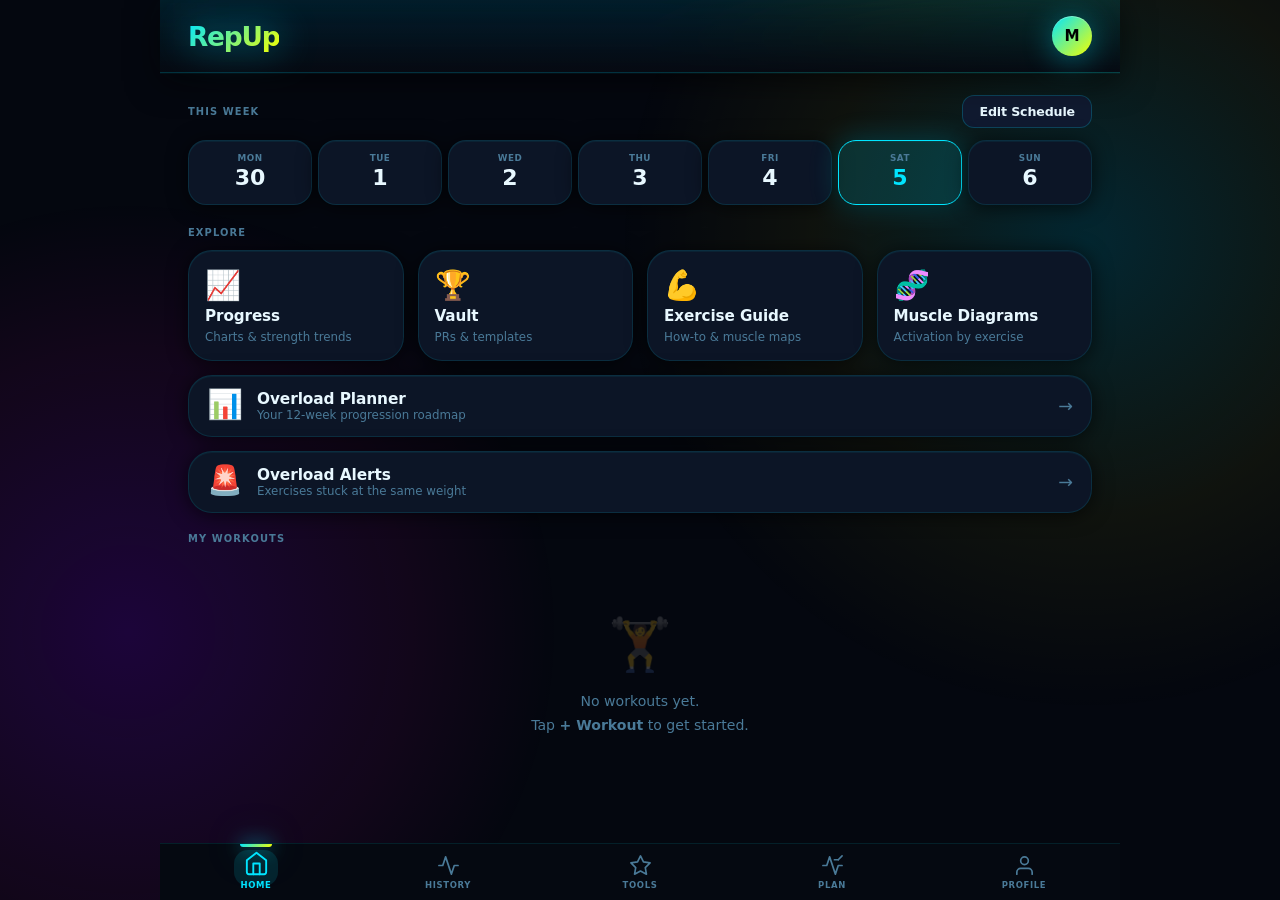
<file: repup.html>
<!DOCTYPE html>
<html lang="en">
<head>
  <meta charset="UTF-8"/>
  <meta name="viewport" content="width=device-width,initial-scale=1,viewport-fit=cover"/>
  <title>RepUp</title>
  <meta name="apple-mobile-web-app-capable" content="yes"/>
  <meta name="apple-mobile-web-app-status-bar-style" content="black-translucent"/>
  <meta name="apple-mobile-web-app-title" content="RepUp"/>
  <meta name="theme-color" content="#00E5FF"/>
  <link rel="icon" type="image/svg+xml" href="icon.svg"/>
  <link rel="apple-touch-icon" href="icon.svg"/>
  <link rel="stylesheet" href="style.css?v=18"/>
</head>
<body>
<div id="app">
  <header>
    <div class="logo" id="logo-home" style="cursor:pointer">RepUp</div>
    <div style="display:flex;gap:8px;align-items:center">
      <button id="btn-new-workout" class="btn btn-o btn-sm" style="display:none">+ Workout</button>
      <button class="ibt" id="btn-avatar">?</button>
    </div>
  </header>

  <main id="mscroll">

    <!-- HOME -->
    <div class="view on" id="v-home">
      <div class="sec-row" style="margin-top:2px">
        <span class="sec">This Week</span>
        <button class="btn btn-g btn-sm" id="btn-edit-sched">Edit Schedule</button>
      </div>
      <div class="sstrip" id="sstrip"></div>

      <div class="sec-row" style="margin-top:18px"><span class="sec">Explore</span></div>
      <div class="feature-grid">
        <a href="./progress.html" class="fcard">
          <div class="fcard-icon">📈</div>
          <div class="fcard-name">Progress</div>
          <div class="fcard-sub">Charts &amp; strength trends</div>
        </a>
        <a href="./vault.html" class="fcard">
          <div class="fcard-icon">🏆</div>
          <div class="fcard-name">Vault</div>
          <div class="fcard-sub">PRs &amp; templates</div>
        </a>
        <a href="./guide.html" class="fcard">
          <div class="fcard-icon">💪</div>
          <div class="fcard-name">Exercise Guide</div>
          <div class="fcard-sub">How-to &amp; muscle maps</div>
        </a>
        <a href="./muscle.html" class="fcard">
          <div class="fcard-icon">🧬</div>
          <div class="fcard-name">Muscle Diagrams</div>
          <div class="fcard-sub">Activation by exercise</div>
        </a>
        <a href="./planner.html" class="fcard wide">
          <div class="fcard-icon">📊</div>
          <div>
            <div class="fcard-name">Overload Planner</div>
            <div class="fcard-sub">Your 12-week progression roadmap</div>
          </div>
          <div class="fcard-arrow">→</div>
        </a>
        <a href="./overload.html" class="fcard wide">
          <div class="fcard-icon">🚨</div>
          <div>
            <div class="fcard-name">Overload Alerts</div>
            <div class="fcard-sub">Exercises stuck at the same weight</div>
          </div>
          <div class="fcard-arrow">→</div>
        </a>
      </div>

      <div class="sec-row"><span class="sec">My Workouts</span></div>
      <div class="wgrid" id="wgrid"></div>
      <div class="empty hidden" id="empty-home">
        <div class="empty-i">🏋️</div>
        <p>No workouts yet.<br>Tap <b>+ Workout</b> to get started.</p>
      </div>
    </div>

    <!-- DETAIL -->
    <div class="view" id="v-detail">
      <div class="dtop">
        <button class="dbk" id="btn-back">←</button>
        <div class="dinfo">
          <div class="dname" id="d-name">—</div>
          <div style="display:flex;align-items:center;gap:8px">
            <div id="d-badge"></div>
            <div class="dday-label" id="d-day-label"></div>
          </div>
        </div>
        <div class="dacts">
          <button class="btn btn-sm" id="btn-log" style="background:var(--green);color:#fff">Log ✓</button>
          <button class="btn-icon" id="btn-del-w" style="font-size:1.1rem">🗑️</button>
        </div>
      </div>
      <div id="progbar-wrap" class="progbar-wrap hidden">
        <span class="sec" id="prog-label" style="white-space:nowrap">0/0</span>
        <div class="progbar-outer"><div class="progbar-fill" id="prog-fill" style="width:0%"></div></div>
        <div class="progbar-pct" id="prog-pct">0%</div>
        <button class="btn btn-o btn-sm" id="btn-add-ex">+ Add</button>
      </div>
      <div class="exlist" id="exlist"></div>
      <div class="empty hidden" id="empty-ex">
        <div class="empty-i">➕</div>
        <p>No exercises yet.</p>
        <button class="btn btn-o" id="btn-add-ex2">+ Add Exercise</button>
      </div>
    </div>

    <!-- HISTORY -->
    <div class="view" id="v-history">
      <div class="sec-row" style="margin-top:2px"><span class="sec">Session History</span></div>
      <div id="hlist"></div>
      <div class="empty hidden" id="empty-hist">
        <div class="empty-i">📋</div><p>No sessions logged yet.<br>Finish a workout and tap <b>Log ✓</b></p>
      </div>
    </div>

    <!-- TOOLS -->
    <div class="view" id="v-tools">
      <div class="subtabs" style="margin-top:2px">
        <button class="stab on" data-panel="p-import">📋 Import Notes</button>
        <button class="stab" data-panel="p-exinfo">💪 Exercise Info</button>
        <button class="stab" data-panel="p-ai">✨ AI Generate</button>
        <button class="stab" data-panel="p-overload">🚨 Overload</button>
      </div>

      <!-- IMPORT NOTES -->
      <div id="p-import">
        <div class="import-cta" id="btn-paste-clip">
          <div class="import-cta-icon">📋</div>
          <div class="import-cta-title">Import from Notes App</div>
          <div class="import-cta-sub">Tap here after copying your workout note — RepUp reads your clipboard automatically.</div>
        </div>
        <div class="steps">
          <div class="step"><div class="step-num">1</div><div class="step-text">Open <b>Notes app</b> and find your workout</div></div>
          <div class="step"><div class="step-num">2</div><div class="step-text"><b>Select All</b> the text and tap <b>Copy</b></div></div>
          <div class="step"><div class="step-num">3</div><div class="step-text">Come back to RepUp and tap the button above</div></div>
          <div class="step"><div class="step-num">4</div><div class="step-text">Preview and tap <b>Import All</b> to save</div></div>
        </div>
        <div style="text-align:center;margin:6px 0 12px;color:var(--muted);font-size:.78rem">— or paste manually below —</div>
        <div class="fg"><textarea id="notes-txt" rows="7" placeholder="Monday - Push Day&#10;- Bench Press 3x10 135lbs&#10;- Overhead Press 3x8&#10;&#10;Wednesday - Pull Day&#10;Deadlift 4x5&#10;Pull Ups 3x8"></textarea></div>
        <div style="display:flex;gap:9px;align-items:center;margin-bottom:13px">
          <button class="btn btn-o" id="btn-parse">Parse Notes</button>
          <span id="parse-msg" style="font-size:.78rem;color:var(--muted)"></span>
        </div>
        <div id="notes-result" class="hidden">
          <div style="display:flex;align-items:center;justify-content:space-between;margin-bottom:10px">
            <span style="font-weight:800;font-size:.9rem">Parsed Workout</span>
            <button class="btn btn-o btn-sm" id="btn-import-notes">Import All →</button>
          </div>
          <div id="notes-cards"></div>
        </div>
      </div>

      <!-- EXERCISE INFO -->
      <div id="p-exinfo" class="hidden">
        <div style="margin-bottom:16px">
          <div style="font-size:1.1rem;font-weight:900;margin-bottom:5px">💪 Exercise Descriptions</div>
          <div style="font-size:.82rem;color:var(--muted);line-height:1.5">Paste exercise names (one per line, or from your Notes app) and AI will add descriptions, tips, and muscle diagrams to every exercise in your workouts.</div>
        </div>
        <div class="import-cta" id="btn-paste-clip-ex">
          <div class="import-cta-icon">📋</div>
          <div class="import-cta-title">Paste Exercise List from Notes</div>
          <div class="import-cta-sub">Copy your exercise list in Notes, then tap here to import it.</div>
        </div>
        <div class="fg">
          <label>Exercise Names (one per line, or paste a full workout note)</label>
          <textarea id="exinfo-txt" rows="7" placeholder="Bench Press&#10;Squat&#10;Deadlift&#10;Pull Ups&#10;Overhead Press&#10;&#10;Or paste a full workout note — AI will extract the exercises automatically."></textarea>
        </div>
        <div style="display:flex;gap:9px;align-items:center;margin-bottom:13px">
          <button class="btn btn-o" id="btn-gen-info">✨ Generate Descriptions</button>
          <span id="exinfo-msg" style="font-size:.78rem;color:var(--muted)"></span>
        </div>
        <div style="background:var(--card);border:1px solid var(--border);border-radius:var(--r);padding:13px;margin-bottom:13px">
          <div style="font-size:.75rem;font-weight:800;color:var(--accent);margin-bottom:5px">🔑 API Key Required</div>
          <div style="font-size:.73rem;color:var(--muted);margin-bottom:8px">Free Anthropic key — stored only in your browser.</div>
          <div style="display:flex;gap:7px">
            <input type="password" id="ai-key" placeholder="sk-ant-..." style="flex:1"/>
            <button class="btn btn-o btn-sm" id="btn-save-key">Save</button>
          </div>
          <div id="key-msg" style="font-size:.7rem;margin-top:5px;color:var(--muted)"></div>
        </div>
        <div id="exinfo-result" class="hidden">
          <div style="display:flex;align-items:center;justify-content:space-between;margin-bottom:10px">
            <span style="font-weight:800;font-size:.9rem">Generated Info</span>
            <button class="btn btn-o btn-sm" id="btn-import-exinfo">Save to Library →</button>
          </div>
          <div id="exinfo-cards"></div>
        </div>
      </div>

      <!-- OVERLOAD ALERTS -->
      <div id="p-overload" class="hidden">
        <div style="margin-bottom:16px">
          <div style="font-size:1.1rem;font-weight:900;margin-bottom:5px">🚨 Progressive Overload Alerts</div>
          <div style="font-size:.82rem;color:var(--muted);line-height:1.5">Get notified when you've been lifting the same weight for too long — and see exactly what to increase.</div>
        </div>
        <a href="./overload.html" class="btn btn-o" style="display:block;text-align:center;text-decoration:none;padding:14px;font-size:.95rem;font-weight:800">Open Overload Dashboard →</a>
        <div id="overload-preview" style="margin-top:16px"></div>
      </div>

      <!-- AI GENERATE -->
      <div id="p-ai" class="hidden">
        <div style="margin-bottom:14px">
          <div style="font-size:1.1rem;font-weight:900;margin-bottom:5px">✨ AI Plan Generator</div>
          <div style="font-size:.82rem;color:var(--muted)">Describe your goals — AI builds a full workout plan.</div>
        </div>
        <div class="fg"><label>Your Goals</label>
          <textarea id="ai-txt" rows="5" placeholder="e.g. Push/pull/legs, 3 days/week, intermediate, dumbbells + barbell"></textarea>
        </div>
        <div style="display:flex;gap:9px;align-items:center;margin-bottom:13px">
          <button class="btn btn-o" id="btn-ai-gen">✨ Generate Plan</button>
          <span id="ai-msg" style="font-size:.78rem;color:var(--muted)"></span>
        </div>
        <div id="ai-result" class="hidden">
          <div style="display:flex;align-items:center;justify-content:space-between;margin-bottom:10px">
            <span style="font-weight:800;font-size:.9rem">Generated Plan</span>
            <button class="btn btn-o btn-sm" id="btn-import-ai">Import All →</button>
          </div>
          <div id="ai-cards"></div>
        </div>
      </div>
    </div>

    <!-- PROFILE -->
    <div class="view" id="v-profile">
      <div id="acct-section"></div>
      <div class="phero" id="phero"></div>
      <div class="sec-row"><span class="sec">All Profiles</span></div>
      <div id="plist"></div>
      <div style="background:var(--card);border:1px solid var(--border);border-radius:var(--r);padding:14px">
        <div style="font-size:.68rem;font-weight:800;text-transform:uppercase;letter-spacing:.4px;color:var(--muted);margin-bottom:8px">Add Profile</div>
        <div style="display:flex;gap:8px">
          <input id="inp-pname" type="text" placeholder="Your name" maxlength="30" style="flex:1"/>
          <button class="btn btn-o btn-sm" id="btn-add-profile">Create</button>
        </div>
      </div>
    </div>

  </main>

  <nav id="bottom-nav">
    <button class="nbt on" data-v="home"><svg viewBox="0 0 24 24"><path d="M3 9l9-7 9 7v11a2 2 0 01-2 2H5a2 2 0 01-2-2z"/><polyline points="9 22 9 12 15 12 15 22"/></svg>Home</button>
    <button class="nbt" data-v="history"><svg viewBox="0 0 24 24"><polyline points="22 12 18 12 15 21 9 3 6 12 2 12"/></svg>History</button>
    <button class="nbt" data-v="tools"><svg viewBox="0 0 24 24"><polygon points="12 2 15.09 8.26 22 9.27 17 14.14 18.18 21.02 12 17.77 5.82 21.02 7 14.14 2 9.27 8.91 8.26 12 2"/></svg>Tools</button>
    <button class="nbt" data-v="plan"><svg viewBox="0 0 24 24"><polyline points="22 12 18 12 15 21 9 3 6 12 2 12"/><line x1="18" y1="6" x2="22" y2="2"/><line x1="18" y1="6" x2="14" y2="6"/></svg>Plan</button>
    <button class="nbt" data-v="profile"><svg viewBox="0 0 24 24"><path d="M20 21v-2a4 4 0 00-4-4H8a4 4 0 00-4 4v2"/><circle cx="12" cy="7" r="4"/></svg>Profile</button>
  </nav>
</div>

<!-- ══ MODALS ══ -->
<div class="overlay hidden" id="m-workout">
  <div class="sheet">
    <div class="drag"></div>
    <h2 id="m-workout-h">New Workout</h2>
    <div class="fg"><label>Workout Name</label><input id="inp-wname" type="text" placeholder="e.g. Push Day" maxlength="60"/></div>
    <div class="fg"><label>Category</label>
      <select id="inp-wtag">
        <option value="push">Push — Chest / Shoulders / Triceps</option>
        <option value="pull">Pull — Back / Biceps</option>
        <option value="legs">Legs</option>
        <option value="full">Full Body</option>
        <option value="cardio">Cardio</option>
        <option value="other">Other</option>
      </select>
    </div>
    <div class="fg"><label>Assign to Day (optional)</label>
      <select id="inp-wday">
        <option value="">— No specific day —</option>
        <option value="1">Monday</option>
        <option value="2">Tuesday</option>
        <option value="3">Wednesday</option>
        <option value="4">Thursday</option>
        <option value="5">Friday</option>
        <option value="6">Saturday</option>
        <option value="0">Sunday</option>
      </select>
    </div>
    <div class="sacts">
      <button class="btn btn-g" id="btn-cancel-workout">Cancel</button>
      <button class="btn btn-o" id="btn-save-workout">Save</button>
    </div>
  </div>
</div>

<div class="overlay hidden" id="m-exercise">
  <div class="sheet">
    <div class="drag"></div>
    <h2 id="m-ex-h">Add Exercise</h2>
    <div class="fg"><label>Exercise Name</label><input id="inp-exname" type="text" placeholder="e.g. Bench Press" maxlength="80"/></div>
    <div class="frow">
      <div class="fg"><label>Sets</label><input id="inp-sets" type="number" min="1" max="99" placeholder="3"/></div>
      <div class="fg"><label>Reps</label><input id="inp-reps" type="text" placeholder="10" maxlength="20"/></div>
      <div class="fg"><label>Weight</label><input id="inp-weight" type="text" placeholder="135 lbs" maxlength="20"/></div>
    </div>
    <div class="fg"><label>Notes (optional)</label><textarea id="inp-notes" rows="2" placeholder="e.g. Keep elbows tucked"></textarea></div>
    <div class="sacts">
      <button class="btn btn-g" id="btn-cancel-ex">Cancel</button>
      <button class="btn btn-o" id="btn-save-ex">Save</button>
    </div>
  </div>
</div>

<div class="overlay hidden" id="m-schedule">
  <div class="sheet">
    <div class="drag"></div>
    <h2>Weekly Schedule</h2>
    <p style="color:var(--muted);font-size:.82rem;margin-bottom:13px">Override the auto-schedule by assigning workouts manually.</p>
    <div id="sched-rows"></div>
    <div class="sacts">
      <button class="btn btn-g" id="btn-cancel-sched">Cancel</button>
      <button class="btn btn-o" id="btn-save-sched">Save</button>
    </div>
  </div>
</div>

<script>
'use strict';

// ─── MUSCLE MAP SVG ──────────────────────────────────────────
// Returns an SVG string of a front+back body with muscles highlighted
// muscles: { primary: ['chest','triceps',...], secondary: ['shoulders',...] }
function muscleSVG(muscles) {
  var pri = muscles && muscles.primary ? muscles.primary.map(function(m){return m.toLowerCase();}) : [];
  var sec = muscles && muscles.secondary ? muscles.secondary.map(function(m){return m.toLowerCase();}) : [];
  function cls(name) {
    if (pri.indexOf(name) > -1) return 'pri';
    if (sec.indexOf(name) > -1) return 'sec';
    return '';
  }
  function r(name, attrs) {
    var c = cls(name);
    return '<ellipse class="m'+( c?' '+c:'')+'" '+attrs+'/>';
  }
  function rr(name, attrs) {
    var c = cls(name);
    return '<rect class="m'+( c?' '+c:'')+'" '+attrs+'/>';
  }
  // front body (viewBox 0 0 70 150)
  var front =
    '<svg width="70" height="150" viewBox="0 0 70 150" style="flex-shrink:0">'+
    // head
    '<circle class="m '+cls('neck')+'" cx="35" cy="11" r="9" fill="#252535"/>'+
    // shoulders
    r('shoulders','cx="16" cy="30" rx="10" ry="7"')+
    r('shoulders','cx="54" cy="30" rx="10" ry="7"')+
    // chest
    r('chest','cx="27" cy="40" rx="10" ry="9"')+
    r('chest','cx="43" cy="40" rx="10" ry="9"')+
    // biceps
    r('biceps','cx="11" cy="52" rx="5.5" ry="10"')+
    r('biceps','cx="59" cy="52" rx="5.5" ry="10"')+
    // forearms
    r('forearms','cx="8" cy="70" rx="4" ry="9"')+
    r('forearms','cx="62" cy="70" rx="4" ry="9"')+
    // abs
    rr('abs','x="27" y="52" width="7" height="6" rx="2"')+
    rr('abs','x="36" y="52" width="7" height="6" rx="2"')+
    rr('abs','x="27" y="60" width="7" height="6" rx="2"')+
    rr('abs','x="36" y="60" width="7" height="6" rx="2"')+
    rr('abs','x="27" y="68" width="7" height="6" rx="2"')+
    rr('abs','x="36" y="68" width="7" height="6" rx="2"')+
    // obliques
    rr('obliques','x="19" y="56" width="6" height="14" rx="3"')+
    rr('obliques','x="45" y="56" width="6" height="14" rx="3"')+
    // quads
    r('quads','cx="27" cy="104" rx="11" ry="21"')+
    r('quads','cx="43" cy="104" rx="11" ry="21"')+
    // calves
    r('calves','cx="27" cy="136" rx="8" ry="12"')+
    r('calves','cx="43" cy="136" rx="8" ry="12"')+
    '<text x="35" y="158" text-anchor="middle" font-size="7" fill="#444" font-family="sans-serif">FRONT</text>'+
    '</svg>';

  // back body
  var back =
    '<svg width="70" height="150" viewBox="0 0 70 150" style="flex-shrink:0">'+
    '<circle class="m" cx="35" cy="11" r="9" fill="#252535"/>'+
    // traps
    r('traps','cx="35" cy="26" rx="14" ry="7"')+
    // lats
    r('lats','cx="22" cy="44" rx="9" ry="14"')+
    r('lats','cx="48" cy="44" rx="9" ry="14"')+
    // triceps
    r('triceps','cx="11" cy="50" rx="5.5" ry="10"')+
    r('triceps','cx="59" cy="50" rx="5.5" ry="10"')+
    // lower back
    rr('lower_back','x="27" y="57" width="16" height="14" rx="3"')+
    // glutes
    r('glutes','cx="27" cy="82" rx="11" ry="9"')+
    r('glutes','cx="43" cy="82" rx="11" ry="9"')+
    // hamstrings
    r('hamstrings','cx="27" cy="106" rx="11" ry="21"')+
    r('hamstrings','cx="43" cy="106" rx="11" ry="21"')+
    // calves back
    r('calves','cx="27" cy="136" rx="8" ry="12"')+
    r('calves','cx="43" cy="136" rx="8" ry="12"')+
    '<text x="35" y="158" text-anchor="middle" font-size="7" fill="#444" font-family="sans-serif">BACK</text>'+
    '</svg>';

  return '<div style="display:flex;gap:8px;justify-content:center">'+front+back+'</div>';
}

// ─── PROFILES ────────────────────────────────────────────────
var PK = 'ru3-profiles', AK = 'ru3-active';
function getProfs(){ return JSON.parse(localStorage.getItem(PK)||'[]'); }
function saveProfs(p){ localStorage.setItem(PK,JSON.stringify(p)); }
function getActive(){ return localStorage.getItem(AK); }
function setActive(n){ localStorage.setItem(AK,n); }
var sk = function(n){ return 'ru3-'+n.toLowerCase().replace(/\s+/g,'-'); };

(function(){
  var p = getProfs();
  if (!p.length){ p=['Me']; saveProfs(p); setActive('Me'); }
  if (!getActive()) setActive(p[0]);
})();

var profile = getActive();

// ─── STATE ───────────────────────────────────────────────────
function blankState(){
  return { workouts:[], log:[], sched:{0:null,1:null,2:null,3:null,4:null,5:null,6:null}, library:{} };
}
function loadState(name){
  var raw = localStorage.getItem(sk(name));
  var s = raw ? JSON.parse(raw) : blankState();
  if (!s.sched)   s.sched   = blankState().sched;
  if (!s.library) s.library = {};
  return s;
}
var S = loadState(profile);
function save(){ localStorage.setItem(sk(profile), JSON.stringify(S)); }

// ─── UTILS ───────────────────────────────────────────────────
var uid   = function(){ return Math.random().toString(36).slice(2,10); };
var ge    = function(id){ return document.getElementById(id); };
var esc   = function(s){ return String(s==null?'':s).replace(/[&<>"']/g,function(c){return{'&':'&amp;','<':'&lt;','>':'&gt;','"':'&quot;',"'":'&#39;'}[c];}); };
var DAYS  = ['Sun','Mon','Tue','Wed','Thu','Fri','Sat'];
var DAYSFULL = ['Sunday','Monday','Tuesday','Wednesday','Thursday','Friday','Saturday'];
var TLABELS = {push:'Push',pull:'Pull',legs:'Legs',full:'Full Body',cardio:'Cardio',other:'Other'};
var TCLS    = {push:'bp',pull:'bl',legs:'bleg',full:'bf',cardio:'bc',other:'bo'};
var tl = function(t){ return TLABELS[t]||t; };
var tc = function(t){ return TCLS[t]||'bo'; };

var curWid=null, editEid=null, doneEx={}, aiPlan=null, notesPlan=null, exInfoPlan=null;

// ─── NAVIGATION ──────────────────────────────────────────────
var currentView = 'home';
function showView(v){
  currentView = v;
  document.querySelectorAll('.view').forEach(function(el){ el.classList.remove('on'); });
  var el = ge('v-'+v); if(el) el.classList.add('on');
  ge('btn-new-workout').style.display = (v==='home')?'':'none';
  document.querySelectorAll('.nbt').forEach(function(b){ b.classList.toggle('on', b.dataset.v===v); });
  ge('mscroll').scrollTop = 0;
  if(v==='home')    renderHome();
  if(v==='history') renderHistory();
  if(v==='profile') renderProfile();
  if(v==='tools')   initTools();
}
document.querySelectorAll('.nbt').forEach(function(btn){
  btn.addEventListener('click', function(){
    if (this.dataset.v === 'plan') { window.location.href = 'planner.html'; return; }
    showView(this.dataset.v);
  });
});
ge('btn-avatar').addEventListener('click', function(){ showView('profile'); });
ge('logo-home').addEventListener('click', function(){ showView('home'); });

// ─── MODALS ──────────────────────────────────────────────────
function openModal(id){ ge(id).classList.remove('hidden'); }
function closeModal(id){ ge(id).classList.add('hidden'); }
document.querySelectorAll('.overlay').forEach(function(o){
  o.addEventListener('click', function(e){ if(e.target===this) closeModal(this.id); });
});
document.addEventListener('keydown', function(e){
  if(e.key==='Escape') document.querySelectorAll('.overlay:not(.hidden)').forEach(function(o){ closeModal(o.id); });
});
ge('btn-cancel-workout').addEventListener('click', function(){ closeModal('m-workout'); });
ge('btn-cancel-ex').addEventListener('click',      function(){ closeModal('m-exercise'); });
ge('btn-cancel-sched').addEventListener('click',   function(){ closeModal('m-schedule'); });

// ─── HOME ────────────────────────────────────────────────────
function renderHome(){
  syncScheduleFromWorkouts();
  renderSchedStrip();
  var grid=ge('wgrid'), empty=ge('empty-home');
  grid.innerHTML='';
  if(!S.workouts.length){ empty.classList.remove('hidden'); return; }
  empty.classList.add('hidden');
  S.workouts.forEach(function(w){
    var preview=w.exercises.slice(0,4), more=w.exercises.length-preview.length;
    var dayStr = (w.day!=null && w.day!=='') ? DAYSFULL[parseInt(w.day)] : '';
    var div=document.createElement('div');
    div.className='wcard';
    div.innerHTML=
      '<div class="wcard-bar"></div>'+
      '<div class="wcard-body">'+
        '<div class="wcard-head">'+
          '<div class="wcard-left">'+
            '<div class="wcard-name">'+esc(w.name)+'</div>'+
            (dayStr?'<div class="wcard-day">📅 '+esc(dayStr)+'</div>':'')+
          '</div>'+
          '<span class="badge '+tc(w.tag)+'">'+tl(w.tag)+'</span>'+
        '</div>'+
        '<div class="wcard-pills">'+
          preview.map(function(e){ return '<div class="wcard-pill">'+esc(e.name)+'</div>'; }).join('')+
          (more>0?'<div class="wcard-more">+'+more+' more</div>':'')+
          (!w.exercises.length?'<div style="font-size:.78rem;color:var(--muted);font-style:italic">No exercises yet</div>':'')+
        '</div>'+
      '</div>';
    div.addEventListener('click', function(){ openDetail(w.id); });
    grid.appendChild(div);
  });
}

ge('btn-new-workout').addEventListener('click', function(){
  ge('m-workout-h').textContent='New Workout';
  ge('inp-wname').value=''; ge('inp-wtag').value='push'; ge('inp-wday').value='';
  ge('btn-save-workout').textContent='Create';
  openModal('m-workout');
  setTimeout(function(){ ge('inp-wname').focus(); },80);
});

ge('btn-save-workout').addEventListener('click', function(){
  var name=ge('inp-wname').value.trim(); if(!name){ ge('inp-wname').focus(); return; }
  var tag=ge('inp-wtag').value, day=ge('inp-wday').value;
  S.workouts.push({ id:uid(), name:name, tag:tag, day:day, exercises:[] });
  save(); closeModal('m-workout'); renderHome();
});

// ─── SCHEDULE ────────────────────────────────────────────────
function syncScheduleFromWorkouts(){
  // Auto-assign workouts that have a day set
  S.workouts.forEach(function(w){
    if(w.day!=null && w.day!==''){
      var d = parseInt(w.day);
      if(S.sched[d] == null) S.sched[d] = w.id;
    }
  });
}

function renderSchedStrip(){
  var strip=ge('sstrip'); strip.innerHTML='';
  var today=new Date(), todayDow=today.getDay();
  var startOff=(todayDow+6)%7;
  for(var i=0;i<7;i++){
    var d=new Date(today); d.setDate(today.getDate()-startOff+i);
    var ddow=d.getDay();
    var wid=S.sched[ddow];
    var w=wid?S.workouts.find(function(x){return x.id===wid;}):null;
    var isToday=d.toDateString()===today.toDateString();
    var el=document.createElement('div');
    el.className='sday'+(w?' has':'')+(isToday?' today':'');
    el.innerHTML=
      '<div class="sday-d">'+DAYS[ddow]+'</div>'+
      '<div class="sday-n">'+d.getDate()+'</div>'+
      '<div class="sday-w">'+(w?esc(w.name.split(/[\s\-]/)[0]):'')+'</div>';
    if(w){ (function(wid2){ el.addEventListener('click',function(){openDetail(wid2);}); })(w.id); }
    strip.appendChild(el);
  }
}

ge('btn-edit-sched').addEventListener('click', function(){
  var rows=ge('sched-rows'); rows.innerHTML='';
  for(var i=1;i<=7;i++){
    var d=i%7, cur=S.sched[d]||'';
    var row=document.createElement('div');
    row.style.cssText='display:flex;align-items:center;gap:9px;margin-bottom:9px';
    row.innerHTML='<span style="width:30px;font-size:.78rem;font-weight:800;color:var(--muted)">'+DAYS[d]+'</span>'+
      '<select data-dow="'+d+'" style="flex:1"><option value="">— Rest Day —</option>'+
      S.workouts.map(function(w){ return '<option value="'+w.id+'"'+(w.id===cur?' selected':'')+'>'+esc(w.name)+'</option>'; }).join('')+
      '</select>';
    rows.appendChild(row);
  }
  openModal('m-schedule');
});

ge('btn-save-sched').addEventListener('click', function(){
  ge('sched-rows').querySelectorAll('select').forEach(function(s){ S.sched[s.dataset.dow]=s.value||null; });
  save(); closeModal('m-schedule'); renderSchedStrip();
});

// ─── DETAIL VIEW ─────────────────────────────────────────────
function openDetail(id){
  curWid=id; doneEx={};
  var w=S.workouts.find(function(x){return x.id===id;}); if(!w) return;
  ge('d-name').textContent=w.name;
  ge('d-badge').innerHTML='<span class="badge '+tc(w.tag)+'">'+tl(w.tag)+'</span>';
  var dayStr=(w.day!=null&&w.day!=='')?'📅 '+DAYSFULL[parseInt(w.day)]:'';
  ge('d-day-label').textContent=dayStr;
  showView('detail');
  renderExList(w);
}

function libKey(name){ return name.toLowerCase().trim(); }

function renderExList(w){
  var list=ge('exlist'), empty=ge('empty-ex'), pwrap=ge('progbar-wrap');
  list.innerHTML='';
  if(!w.exercises.length){ empty.classList.remove('hidden'); pwrap.classList.add('hidden'); return; }
  empty.classList.add('hidden'); pwrap.classList.remove('hidden');

  w.exercises.forEach(function(e){
    var isDone=!!doneEx[e.id];
    var libInfo=S.library[libKey(e.name)];
    var icon=libInfo&&libInfo.icon?libInfo.icon:'🏋️';
    var card=document.createElement('div');
    card.className='excard'+(isDone?' done':'');

    var infoBtn='';
    if(libInfo){ infoBtn='<button class="btn-icon ex-expand" data-eid="'+e.id+'" title="Info" style="font-size:.85rem">ℹ️</button>'; }

    card.innerHTML=
      '<div class="excard-main">'+
        '<div class="excheck'+(isDone?' on':'')+'" data-eid="'+e.id+'">'+(isDone?'✓':'')+'</div>'+
        '<div class="exicon">'+icon+'</div>'+
        '<div class="exbody">'+
          '<div class="exname">'+esc(e.name)+'</div>'+
          '<div class="exmeta">'+esc(e.sets)+' sets · '+esc(e.reps)+' reps · <b>'+esc(e.weight)+'</b></div>'+
          (e.notes?'<div style="font-size:.7rem;color:var(--muted);font-style:italic;margin-top:1px">'+esc(e.notes)+'</div>':'')+
          (libInfo&&libInfo.muscles?'<div class="muscle-chips" style="margin-top:5px">'+
            (libInfo.muscles.primary||[]).map(function(m){return '<span class="mchip primary">'+esc(m)+'</span>';}).join('')+
            (libInfo.muscles.secondary||[]).map(function(m){return '<span class="mchip secondary">'+esc(m)+'</span>';}).join('')+
          '</div>':'')+
        '</div>'+
        '<div class="exacts">'+
          infoBtn+
          '<button class="btn-icon" data-edit="'+e.id+'" title="Edit">✏️</button>'+
          '<button class="btn-icon" data-del="'+e.id+'" title="Delete">🗑️</button>'+
        '</div>'+
      '</div>'+
      (libInfo?'<div class="exinfo-panel" id="eip-'+e.id+'">'+
        (libInfo.description?'<div class="exdesc">'+esc(libInfo.description)+'</div>':'')+
        (libInfo.tip?'<div class="extip">💡 '+esc(libInfo.tip)+'</div>':'')+
        (libInfo.muscles?muscleSVG(libInfo.muscles):'')+'</div>':'');

    list.appendChild(card);
  });

  list.querySelectorAll('.excheck').forEach(function(el){
    el.addEventListener('click',function(){
      doneEx[el.dataset.eid]=!doneEx[el.dataset.eid];
      var w2=S.workouts.find(function(x){return x.id===curWid;});
      renderExList(w2);
    });
  });
  list.querySelectorAll('.ex-expand').forEach(function(el){
    el.addEventListener('click',function(){
      var panel=ge('eip-'+el.dataset.eid);
      if(panel) panel.classList.toggle('open');
    });
  });
  list.querySelectorAll('[data-edit]').forEach(function(el){
    el.addEventListener('click',function(){
      var w2=S.workouts.find(function(x){return x.id===curWid;});
      openEditEx(el.dataset.edit,w2);
    });
  });
  list.querySelectorAll('[data-del]').forEach(function(el){
    el.addEventListener('click',function(){
      if(!confirm('Remove this exercise?')) return;
      var w2=S.workouts.find(function(x){return x.id===curWid;});
      w2.exercises=w2.exercises.filter(function(x){return x.id!==el.dataset.del;});
      delete doneEx[el.dataset.del]; save(); renderExList(w2);
    });
  });
  updateProgress(w);
}

function updateProgress(w){
  var total=w.exercises.length, n=w.exercises.filter(function(e){return doneEx[e.id];}).length;
  var pct=total?Math.round(n/total*100):0;
  ge('prog-fill').style.width=pct+'%'; ge('prog-pct').textContent=pct+'%';
  ge('prog-label').textContent=n+'/'+total+' done';
}

ge('btn-back').addEventListener('click',function(){ curWid=null; showView('home'); });
ge('btn-del-w').addEventListener('click',function(){
  if(!confirm('Delete this workout?')) return;
  S.workouts=S.workouts.filter(function(x){return x.id!==curWid;}); save(); showView('home');
});
ge('btn-log').addEventListener('click',function(){
  var w=S.workouts.find(function(x){return x.id===curWid;});
  if(!w||!w.exercises.length){alert('Add some exercises first!');return;}
  S.log.unshift({id:uid(),date:new Date().toISOString(),workoutName:w.name,tag:w.tag,
    exercises:w.exercises.map(function(e){return{name:e.name,sets:e.sets,reps:e.reps,weight:e.weight,done:!!doneEx[e.id]};})});
  save(); doneEx={};
  var w2=S.workouts.find(function(x){return x.id===curWid;}); renderExList(w2);
  alert('Session logged! Great work 💪');
});

function openAddEx(){
  editEid=null;
  ge('m-ex-h').textContent='Add Exercise';
  ge('inp-exname').value=''; ge('inp-sets').value='3'; ge('inp-reps').value='10'; ge('inp-weight').value=''; ge('inp-notes').value='';
  ge('btn-save-ex').textContent='Add Exercise';
  openModal('m-exercise');
  setTimeout(function(){ge('inp-exname').focus();},80);
}
function openEditEx(eid,w){
  var e=w.exercises.find(function(x){return x.id===eid;}); if(!e) return;
  editEid=eid;
  ge('m-ex-h').textContent='Edit Exercise';
  ge('inp-exname').value=e.name; ge('inp-sets').value=e.sets; ge('inp-reps').value=e.reps; ge('inp-weight').value=e.weight; ge('inp-notes').value=e.notes||'';
  ge('btn-save-ex').textContent='Save Changes';
  openModal('m-exercise');
}
ge('btn-add-ex').addEventListener('click',openAddEx);
ge('btn-add-ex2').addEventListener('click',openAddEx);
ge('btn-save-ex').addEventListener('click',function(){
  var name=ge('inp-exname').value.trim(); if(!name){ge('inp-exname').focus();return;}
  var ex={name:name,sets:ge('inp-sets').value||'3',reps:ge('inp-reps').value||'10',weight:ge('inp-weight').value||'—',notes:ge('inp-notes').value.trim()};
  var w=S.workouts.find(function(x){return x.id===curWid;});
  if(editEid){ var idx=w.exercises.findIndex(function(x){return x.id===editEid;}); w.exercises[idx]=Object.assign({},w.exercises[idx],ex); }
  else w.exercises.push(Object.assign({id:uid()},ex));
  save(); closeModal('m-exercise'); renderExList(w);
});

// ─── HISTORY ─────────────────────────────────────────────────
function renderHistory(){
  var list=ge('hlist'), empty=ge('empty-hist');
  list.innerHTML='';
  if(!S.log.length){empty.classList.remove('hidden');return;}
  empty.classList.add('hidden');
  S.log.forEach(function(entry){
    var d=new Date(entry.date);
    var dateStr=d.toLocaleDateString('en-US',{weekday:'short',month:'short',day:'numeric',year:'numeric'});
    var timeStr=d.toLocaleTimeString('en-US',{hour:'numeric',minute:'2-digit'});
    var doneN=entry.exercises.filter(function(e){return e.done;}).length;
    var div=document.createElement('div'); div.className='hcard';
    div.innerHTML=
      '<div class="hhead">'+
        '<div><div class="hdate">'+esc(dateStr)+'</div><div class="hwname">'+esc(entry.workoutName)+'</div></div>'+
        '<div class="hmeta">'+entry.exercises.length+' exercises<br>'+doneN+'/'+entry.exercises.length+' done<br>'+esc(timeStr)+'</div>'+
      '</div>'+
      '<div class="hbody">'+
        entry.exercises.map(function(e){return '<div class="hrow"><span style="font-size:.9rem">'+(e.done?'✅':'⬜')+'</span><span class="hex">'+esc(e.name)+'</span><span class="hd">'+esc(e.sets)+'×'+esc(e.reps)+'</span><span class="hw">'+esc(e.weight)+'</span></div>';}).join('')+
      '</div>';
    div.querySelector('.hhead').addEventListener('click',function(){ div.querySelector('.hbody').classList.toggle('open'); });
    list.appendChild(div);
  });
}

// ─── TOOLS ───────────────────────────────────────────────────
var panels = ['p-import','p-exinfo','p-overload','p-ai'];
function initTools(){
  var k=localStorage.getItem('ru3-api-key');
  if(k){ge('ai-key').value=k;ge('key-msg').textContent='✓ Key saved';ge('key-msg').style.color='var(--green)';}
}

/* ── Overload preview in Tools panel ── */
function renderOverloadPreview(){
  var cont = ge('overload-preview'); if(!cont) return;
  var map = {};
  S.log.slice().reverse().forEach(function(entry){
    (entry.exercises||[]).forEach(function(e){
      if(!e.name) return;
      var key = e.name.trim().toLowerCase();
      if(!map[key]) map[key]={name:e.name.trim(),sessions:[]};
      var w=parseFloat(String(e.weight||'').replace(/[^0-9.]/g,''))||0;
      var r=parseInt(String(e.reps||'').replace(/[^0-9]/g,''))||0;
      var s=parseInt(String(e.sets||'').replace(/[^0-9]/g,''))||1;
      map[key].sessions.push({score:w>0?w*r*s:r*s,weight:e.weight,reps:e.reps,sets:e.sets});
    });
  });
  var alerts=[];
  Object.values(map).forEach(function(ex){
    if(ex.sessions.length<3) return;
    var last=ex.sessions.length-1;
    var ref=ex.sessions[last].score, streak=1;
    for(var i=last-1;i>=0;i--){ if(ex.sessions[i].score>=ref){streak++;ref=ex.sessions[i].score;}else break; }
    if(streak>=3) alerts.push({name:ex.name,streak:streak,level:streak>=7?'critical':streak>=5?'danger':'warn',weight:ex.sessions[last].weight,reps:ex.sessions[last].reps,sets:ex.sessions[last].sets});
  });
  alerts.sort(function(a,b){var o={critical:0,danger:1,warn:2};return(o[a.level]-o[b.level])||b.streak-a.streak;});
  if(!alerts.length){
    cont.innerHTML='<div style="text-align:center;padding:20px;color:var(--muted);font-size:.8rem">No alerts yet — keep logging!</div>';
    return;
  }
  var colors={critical:'#FF00AA',danger:'#FF6B35',warn:'#F5FF00'};
  cont.innerHTML='<div style="font-size:.65rem;font-weight:800;text-transform:uppercase;letter-spacing:.6px;color:var(--muted);margin-bottom:8px">Top Alerts</div>'+
    alerts.slice(0,3).map(function(a){
      return '<div style="background:var(--card);border:1px solid var(--border);border-left:3px solid '+colors[a.level]+';border-radius:var(--r-sm);padding:10px 13px;margin-bottom:7px;display:flex;align-items:center;gap:10px">'+
        '<div style="flex:1"><div style="font-size:.85rem;font-weight:800">'+esc(a.name)+'</div>'+
        '<div style="font-size:.72rem;color:var(--muted);margin-top:2px">'+esc(a.sets)+'×'+esc(a.reps)+'  @  '+esc(a.weight)+'</div></div>'+
        '<div style="font-size:.65rem;font-weight:800;color:'+colors[a.level]+';white-space:nowrap">'+a.streak+' sessions</div>'+
      '</div>';
    }).join('')+
    (alerts.length>3?'<div style="text-align:center;font-size:.74rem;color:var(--muted);padding:4px 0">+'+( alerts.length-3)+' more — open dashboard</div>':'');
}

document.querySelectorAll('.stab').forEach(function(btn){
  /* re-render overload preview when that tab is selected */
  if(btn.dataset.panel==='p-overload'){
    btn.addEventListener('click',function(){ setTimeout(renderOverloadPreview,0); });
  }
});
document.querySelectorAll('.stab').forEach(function(btn){
  btn.addEventListener('click',function(){
    document.querySelectorAll('.stab').forEach(function(b){b.classList.remove('on');});
    btn.classList.add('on');
    panels.forEach(function(p){ ge(p).classList.toggle('hidden', p!==btn.dataset.panel); });
  });
});

// ── Import Notes ─────────────────────────────────────────────
ge('btn-paste-clip').addEventListener('click', async function(){
  try {
    var text = await navigator.clipboard.readText();
    if(!text||!text.trim()){alert('Clipboard is empty.\n\nGo to Notes app → copy your workout text → come back and tap this button.');return;}
    ge('notes-txt').value=text; parseNotesText(text);
  } catch(e){
    ge('notes-txt').focus();
    alert('Clipboard access denied.\n\nPaste manually:\n1. Go to Notes and copy your text\n2. Tap the text box below\n3. Hold and tap Paste');
  }
});
ge('btn-parse').addEventListener('click',function(){ parseNotesText(ge('notes-txt').value.trim()); });
function parseNotesText(text){
  if(!text){ge('notes-txt').focus();return;}
  notesPlan=parseWorkoutText(text);
  var msg=ge('parse-msg'), res=ge('notes-result');
  if(!notesPlan.length){msg.textContent='✗ No exercises found — try "Exercise 3x10" format';msg.style.color='var(--red)';res.classList.add('hidden');return;}
  var total=notesPlan.reduce(function(s,d){return s+d.exercises.length;},0);
  msg.textContent='✓ '+notesPlan.length+' day'+(notesPlan.length>1?'s':'')+', '+total+' exercises'; msg.style.color='var(--green)';
  renderPlanCards(notesPlan,ge('notes-cards')); res.classList.remove('hidden');
}
ge('btn-import-notes').addEventListener('click',function(){
  if(!notesPlan) return;
  notesPlan.forEach(function(d){ S.workouts.push(Object.assign({},d,{id:uid(),day:''})); });
  save(); alert(notesPlan.length+' workouts imported!'); showView('home');
});

// ── Exercise Info (descriptions) ─────────────────────────────
ge('btn-paste-clip-ex').addEventListener('click', async function(){
  try {
    var text = await navigator.clipboard.readText();
    if(!text||!text.trim()){alert('Clipboard is empty. Copy your exercise list from Notes first.');return;}
    ge('exinfo-txt').value=text;
  } catch(e){
    ge('exinfo-txt').focus();
    alert('Clipboard denied — paste manually into the text box below.');
  }
});

ge('btn-save-key').addEventListener('click',function(){
  var k=ge('ai-key').value.trim();
  if(!k.startsWith('sk-ant-')){ge('key-msg').textContent='Should start with sk-ant-';ge('key-msg').style.color='var(--red)';return;}
  localStorage.setItem('ru3-api-key',k); ge('key-msg').textContent='✓ Saved'; ge('key-msg').style.color='var(--green)';
});

ge('btn-gen-info').addEventListener('click', async function(){
  var rawText=ge('exinfo-txt').value.trim(); if(!rawText){ge('exinfo-txt').focus();return;}
  var key=localStorage.getItem('ru3-api-key')||ge('ai-key').value.trim(); if(!key){ge('ai-key').focus();return;}
  ge('btn-gen-info').disabled=true; ge('exinfo-msg').textContent='Generating…'; ge('exinfo-msg').style.color='var(--muted)'; ge('exinfo-result').classList.add('hidden');

  var prompt='Extract exercise names from this text, then for each one return a JSON description.\nText:\n"""'+rawText+'"""\n\nReturn ONLY valid JSON, no markdown:\n{"exercises":[{"name":"Exercise Name","icon":"single emoji","type":"compound or isolation","description":"2-3 sentence how-to description","tip":"one short form tip","muscles":{"primary":["muscle1","muscle2"],"secondary":["muscle3"]}}]}\n\nMuscle names must be from: chest, shoulders, triceps, biceps, forearms, traps, lats, lower_back, abs, obliques, quads, hamstrings, glutes, calves. Include 2-4 primary muscles and 1-3 secondary muscles per exercise.';

  try {
    var res=await fetch('https://api.anthropic.com/v1/messages',{method:'POST',
      headers:{'Content-Type':'application/json','x-api-key':key,'anthropic-version':'2023-06-01','anthropic-dangerous-direct-browser-calls':'true'},
      body:JSON.stringify({model:'claude-haiku-4-5-20251001',max_tokens:3000,messages:[{role:'user',content:prompt}]})});
    if(!res.ok){var err=await res.json().catch(function(){return{};});throw new Error(err.error&&err.error.message?err.error.message:'Error '+res.status);}
    var data=await res.json();
    var raw=data.content[0].text.trim().replace(/^```json?\s*/i,'').replace(/```\s*$/i,'');
    exInfoPlan=JSON.parse(raw);
    renderExInfoCards(exInfoPlan.exercises, ge('exinfo-cards'));
    ge('exinfo-result').classList.remove('hidden');
    ge('exinfo-msg').textContent='✓ '+exInfoPlan.exercises.length+' exercises described'; ge('exinfo-msg').style.color='var(--green)';
  } catch(e){
    ge('exinfo-msg').textContent='✗ '+e.message; ge('exinfo-msg').style.color='var(--red)';
  } finally { ge('btn-gen-info').disabled=false; }
});

ge('btn-import-exinfo').addEventListener('click',function(){
  if(!exInfoPlan) return;
  exInfoPlan.exercises.forEach(function(e){
    S.library[libKey(e.name)]={ icon:e.icon||'🏋️', type:e.type||'exercise', description:e.description||'', tip:e.tip||'', muscles:e.muscles||{primary:[],secondary:[]} };
  });
  save(); alert('Saved descriptions for '+exInfoPlan.exercises.length+' exercises!\nThey\'ll appear when you view those exercises in your workouts.');
  ge('exinfo-result').classList.add('hidden'); ge('exinfo-txt').value=''; ge('exinfo-msg').textContent='';
});

function renderExInfoCards(exercises, container){
  container.innerHTML='';
  exercises.forEach(function(e){
    var div=document.createElement('div'); div.className='libcard';
    div.innerHTML=
      '<div class="libcard-head">'+
        '<div class="libcard-icon">'+(e.icon||'🏋️')+'</div>'+
        '<div class="libcard-info"><div class="libcard-name">'+esc(e.name)+'</div><div class="libcard-type">'+esc(e.type||'')+'</div></div>'+
        '<div style="display:flex;flex-wrap:wrap;gap:4px;max-width:120px">'+
          ((e.muscles&&e.muscles.primary)||[]).map(function(m){return '<span class="mchip primary">'+esc(m)+'</span>';}).join('')+
        '</div>'+
      '</div>'+
      '<div class="libcard-body">'+
        (e.description?'<div class="libcard-desc">'+esc(e.description)+'</div>':'')+
        (e.tip?'<div class="libcard-tip">💡 '+esc(e.tip)+'</div>':'')+
        '<div class="libcard-map">'+muscleSVG(e.muscles||{})+'</div>'+
      '</div>';
    container.appendChild(div);
  });
}

// ── AI Plan Generator ─────────────────────────────────────────
ge('btn-ai-gen').addEventListener('click', async function(){
  var text=ge('ai-txt').value.trim(); if(!text){ge('ai-txt').focus();return;}
  var key=localStorage.getItem('ru3-api-key')||ge('ai-key').value.trim(); if(!key){ge('ai-key').focus();return;}
  ge('btn-ai-gen').disabled=true; ge('ai-msg').textContent='Generating…'; ge('ai-result').classList.add('hidden');
  var prompt='Personal trainer. User: """'+text+'"""\nReturn ONLY valid JSON:\n{"days":[{"name":"Day name","tag":"push|pull|legs|full|cardio|other","exercises":[{"name":"Name","sets":"3","reps":"10","weight":"bodyweight","notes":""}]}]}\n2-6 days, 4-8 exercises each.';
  try {
    var res=await fetch('https://api.anthropic.com/v1/messages',{method:'POST',
      headers:{'Content-Type':'application/json','x-api-key':key,'anthropic-version':'2023-06-01','anthropic-dangerous-direct-browser-calls':'true'},
      body:JSON.stringify({model:'claude-haiku-4-5-20251001',max_tokens:2048,messages:[{role:'user',content:prompt}]})});
    if(!res.ok){var err=await res.json().catch(function(){return{};});throw new Error(err.error&&err.error.message?err.error.message:'Error '+res.status);}
    var data=await res.json();
    var raw=data.content[0].text.trim().replace(/^```json?\s*/i,'').replace(/```\s*$/i,'');
    aiPlan=JSON.parse(raw);
    renderPlanCards(aiPlan.days,ge('ai-cards')); ge('ai-result').classList.remove('hidden');
    ge('ai-msg').textContent='✓ '+aiPlan.days.length+' day plan ready'; ge('ai-msg').style.color='var(--green)';
  } catch(e){ ge('ai-msg').textContent='✗ '+e.message; ge('ai-msg').style.color='var(--red)'; }
  finally { ge('btn-ai-gen').disabled=false; }
});
ge('btn-import-ai').addEventListener('click',function(){
  if(!aiPlan) return;
  aiPlan.days.forEach(function(d){ S.workouts.push({id:uid(),name:d.name,tag:d.tag||'other',day:'',exercises:(d.exercises||[]).map(function(e){return{id:uid(),name:e.name,sets:e.sets,reps:e.reps,weight:e.weight,notes:e.notes||''};})});});
  save(); alert(aiPlan.days.length+' workouts imported!'); showView('home');
});

function renderPlanCards(days, container){
  container.innerHTML='';
  days.forEach(function(day){
    var div=document.createElement('div'); div.className='ai-daycard';
    div.innerHTML=
      '<div class="ai-dh"><span style="font-weight:800;flex:1">'+esc(day.name)+'</span><span class="badge '+tc(day.tag||'other')+'">'+tl(day.tag||'other')+'</span></div>'+
      '<div class="ai-db">'+
        (day.exercises||[]).map(function(e){return '<div class="ai-erow"><span class="ai-ename">'+esc(e.name)+'</span><span class="ai-em">'+esc(e.sets)+'×'+esc(e.reps)+'</span><span class="ai-em" style="color:var(--accent)">'+esc(e.weight)+'</span></div>';}).join('')+
      '</div>';
    container.appendChild(div);
  });
}

// ─── NOTES PARSER ────────────────────────────────────────────
function inferTag(t){
  t=t.toLowerCase();
  if(/push|chest|bench|shoulder|tricep/.test(t)) return 'push';
  if(/pull|back|bicep|row|deadlift|chin|lat/.test(t)) return 'pull';
  if(/leg|squat|lunge|hamstring|quad|glute|calf/.test(t)) return 'legs';
  if(/cardio|run|bike|swim|hiit|treadmill/.test(t)) return 'cardio';
  if(/full|total|whole/.test(t)) return 'full';
  return 'other';
}
function parseExLine(line){
  line=line.replace(/^[\-•*➡✓✔\d\.]+\s*/,'').trim(); if(line.length<2) return null;
  var m=line.match(/^(.+?)\s+(\d+)\s*[x×]\s*(\d+)\s*(?:[@at\s]+(.+))?$/i);
  if(m) return {id:uid(),name:m[1].trim(),sets:m[2],reps:m[3],weight:(m[4]||'—').trim(),notes:''};
  m=line.match(/^(.+?)\s*[-:]\s*(\d+)\s*sets?\s*[,x×]?\s*(\d+)\s*reps?\s*(?:[@at\s]+(.+))?$/i);
  if(m) return {id:uid(),name:m[1].trim(),sets:m[2],reps:m[3],weight:(m[4]||'—').trim(),notes:''};
  if(line.length<=60&&!/^\d/.test(line)) return {id:uid(),name:line,sets:'3',reps:'10',weight:'—',notes:''};
  return null;
}
function isHeader(line){
  var c=line.replace(/[-:_*#]+/g,' ').trim(); if(!c) return false;
  if(/^(monday|tuesday|wednesday|thursday|friday|saturday|sunday)/i.test(c)) return true;
  if(/^day\s*\d+/i.test(c)) return true;
  if(/^(push|pull|legs?|chest|back|shoulder|arm|core|cardio|upper|lower|full\s*body)/i.test(c)) return true;
  if(c.endsWith(':')&&c.length<50) return true;
  if(c===c.toUpperCase()&&c.length>3&&/[A-Z]/.test(c)) return true;
  return false;
}
function parseWorkoutText(text){
  var lines=text.split('\n').map(function(l){return l.trim();}), days=[], cur=null;
  lines.forEach(function(line){
    if(!line) return;
    if(isHeader(line)){ var name=line.replace(/[-:]+$/,'').trim(); cur={id:uid(),name:name,tag:inferTag(name),exercises:[]}; days.push(cur); }
    else { var ex=parseExLine(line); if(ex){ if(!cur){cur={id:uid(),name:'Workout',tag:'other',exercises:[]};days.push(cur);} cur.exercises.push(ex); } }
  });
  return days.filter(function(d){return d.exercises.length>0;});
}

// ─── ACCOUNT ─────────────────────────────────────────────────
var AK2 = 'ru3-accounts', SIK = 'ru3-signed-in';
var acctTab = 'in';

function getAccounts(){ return JSON.parse(localStorage.getItem(AK2)||'[]'); }
function saveAccounts(a){ localStorage.setItem(AK2, JSON.stringify(a)); }
function getSignedIn(){ return localStorage.getItem(SIK)||''; }
function setSignedIn(e){ if(e) localStorage.setItem(SIK,e); else localStorage.removeItem(SIK); }

async function pwHash(email, pw){
  var str = email.toLowerCase()+'||repup||'+pw;
  var buf = await crypto.subtle.digest('SHA-256', new TextEncoder().encode(str));
  return Array.from(new Uint8Array(buf)).map(function(b){return b.toString(16).padStart(2,'0');}).join('');
}

function renderAccount(){
  var el = ge('acct-section'); if(!el) return;
  var email = getSignedIn();
  if(email){
    el.innerHTML =
      '<div class="acct-card">'+
        '<div class="acct-bar"></div>'+
        '<div class="acct-body">'+
          '<div class="acct-signed">'+
            '<div class="acct-avatar">'+esc(email.charAt(0).toUpperCase())+'</div>'+
            '<div class="acct-info-col">'+
              '<div class="acct-email">'+esc(email)+'</div>'+
              '<div class="acct-status">✓ Signed In</div>'+
            '</div>'+
            '<button class="btn btn-g btn-sm" id="btn-acct-out">Sign Out</button>'+
          '</div>'+
        '</div>'+
      '</div>';
    ge('btn-acct-out').addEventListener('click', function(){
      setSignedIn(''); updateAvatar(); renderAccount();
    });
  } else {
    var isUp = acctTab === 'up';
    el.innerHTML =
      '<div class="acct-card">'+
        '<div class="acct-bar"></div>'+
        '<div class="acct-body">'+
          '<div class="acct-title">Account</div>'+
          '<div class="acct-sub">Sign in or create a free account to save your progress.</div>'+
          '<div class="acct-tabs">'+
            '<button class="acct-tab'+(!isUp?' on':'')+'" id="atab-in">Sign In</button>'+
            '<button class="acct-tab'+(isUp?' on':'')+'" id="atab-up">Create Account</button>'+
          '</div>'+
          '<div class="fg"><label>Email</label>'+
            '<input type="email" id="acct-email" placeholder="you@example.com" autocapitalize="none" autocorrect="off" autocomplete="email"/>'+
          '</div>'+
          '<div class="fg"><label>Password</label>'+
            '<input type="password" id="acct-pass" placeholder="Min. 6 characters" autocomplete="'+(isUp?'new':'current')+'-password"/>'+
          '</div>'+
          (isUp?'<div class="fg"><label>Confirm Password</label><input type="password" id="acct-pass2" placeholder="Repeat your password" autocomplete="new-password"/></div>':'')+
          '<div class="acct-msg" id="acct-msg"></div>'+
          '<button class="btn btn-o" style="width:100%" id="btn-acct-go">'+(isUp?'Create Account →':'Sign In →')+'</button>'+
        '</div>'+
      '</div>';

    ge('atab-in').addEventListener('click', function(){ acctTab='in'; renderAccount(); });
    ge('atab-up').addEventListener('click', function(){ acctTab='up'; renderAccount(); });

    ['acct-email','acct-pass','acct-pass2'].forEach(function(id){
      var inp = ge(id); if(!inp) return;
      inp.addEventListener('keydown', function(e){ if(e.key==='Enter'){ e.preventDefault(); ge('btn-acct-go').click(); } });
    });

    ge('btn-acct-go').addEventListener('click', async function(){
      var emailVal = (ge('acct-email').value||'').trim().toLowerCase();
      var passVal  = ge('acct-pass').value||'';
      var msgEl    = ge('acct-msg');
      var setMsg   = function(m, ok){ msgEl.textContent=m; msgEl.style.color=ok?'var(--green)':'var(--red)'; };

      if(!emailVal){ setMsg('✗ Email is required.'); ge('acct-email').focus(); return; }
      if(!emailVal.includes('@')){ setMsg('✗ Enter a valid email address.'); return; }
      if(passVal.length < 6){ setMsg('✗ Password must be at least 6 characters.'); return; }

      var btn = ge('btn-acct-go');
      btn.disabled = true; btn.textContent = '…';
      var accounts = getAccounts();
      var hash;
      try { hash = await pwHash(emailVal, passVal); }
      catch(e){ setMsg('✗ Error — try reloading the page.'); btn.disabled=false; btn.textContent=isUp?'Create Account →':'Sign In →'; return; }

      if(isUp){
        var p2 = ge('acct-pass2') ? ge('acct-pass2').value : '';
        if(passVal !== p2){ setMsg('✗ Passwords do not match.'); btn.disabled=false; btn.textContent='Create Account →'; return; }
        if(accounts.find(function(a){return a.email===emailVal;})){
          setMsg('✗ An account already exists with this email.'); btn.disabled=false; btn.textContent='Create Account →'; return;
        }
        accounts.push({email:emailVal, hash:hash, created:new Date().toISOString()});
        saveAccounts(accounts);
        setSignedIn(emailVal);
        setMsg('✓ Account created! Welcome.', true);
        setTimeout(function(){ updateAvatar(); renderAccount(); }, 700);
      } else {
        var found = accounts.find(function(a){return a.email===emailVal;});
        if(!found){ setMsg('✗ No account found for this email. Create one?'); btn.disabled=false; btn.textContent='Sign In →'; return; }
        if(found.hash !== hash){ setMsg('✗ Incorrect password.'); btn.disabled=false; btn.textContent='Sign In →'; return; }
        setSignedIn(emailVal);
        setMsg('✓ Signed in!', true);
        setTimeout(function(){ updateAvatar(); renderAccount(); }, 500);
      }
    });
  }
}

// ─── PROFILE ─────────────────────────────────────────────────
function renderProfile(){
  renderAccount();
  var ps=getProfs();
  ge('phero').innerHTML=
    '<div class="pav">'+esc(profile.charAt(0).toUpperCase())+'</div>'+
    '<div class="pname">'+esc(profile)+'</div>'+
    '<div style="color:var(--muted);font-size:.78rem;margin-top:2px">Your workout data</div>'+
    '<div class="pstats"><div><div class="psn">'+S.workouts.length+'</div><div class="psl">Workouts</div></div><div><div class="psn">'+S.log.length+'</div><div class="psl">Sessions</div></div><div><div class="psn">'+Object.keys(S.library).length+'</div><div class="psl">Library</div></div></div>';
  var list=ge('plist'); list.innerHTML='';
  ps.forEach(function(p){
    var row=document.createElement('div'); row.className='prow'+(p===profile?' active':'');
    row.innerHTML=
      '<div class="pav-sm">'+esc(p.charAt(0).toUpperCase())+'</div>'+
      '<div><div class="pn">'+esc(p)+'</div>'+(p===profile?'<div class="pa-tag">Active</div>':'')+'</div>'+
      (p!==profile?'<button class="btn btn-o btn-sm" data-sw="'+esc(p)+'">Switch</button>':'')+
      (ps.length>1&&p!==profile?'<button class="btn-red" data-dp="'+esc(p)+'">✕</button>':'');
    list.appendChild(row);
  });
  list.querySelectorAll('[data-sw]').forEach(function(btn){ btn.addEventListener('click',function(){switchProfile(btn.dataset.sw);}); });
  list.querySelectorAll('[data-dp]').forEach(function(btn){ btn.addEventListener('click',function(){deleteProfile(btn.dataset.dp);}); });
}
function switchProfile(name){
  profile=name; setActive(name); S=loadState(name); curWid=null; doneEx={}; updateAvatar(); showView('home');
}
function deleteProfile(name){
  if(!confirm('Delete "'+name+'" and all their data?')) return;
  var ps=getProfs().filter(function(p){return p!==name;}); saveProfs(ps); localStorage.removeItem(sk(name)); renderProfile();
}
ge('btn-add-profile').addEventListener('click',function(){
  var name=ge('inp-pname').value.trim(); if(!name) return;
  var ps=getProfs(); if(ps.includes(name)){alert('Name already exists.');return;}
  ps.push(name); saveProfs(ps); ge('inp-pname').value=''; switchProfile(name);
});
function updateAvatar(){
  var email = getSignedIn();
  ge('btn-avatar').textContent = (email ? email : profile).charAt(0).toUpperCase();
}

// ─── PWA ─────────────────────────────────────────────────────
if ('serviceWorker' in navigator) {
  navigator.serviceWorker.register('./sw.js').catch(function(){});
  /* Auto-reload when a new service worker takes control so fresh HTML/CSS loads */
  navigator.serviceWorker.addEventListener('controllerchange', function() {
    window.location.reload();
  });
}

// ─── INIT ────────────────────────────────────────────────────
updateAvatar();
renderHome();
</script>
</body>
</html>
</file>
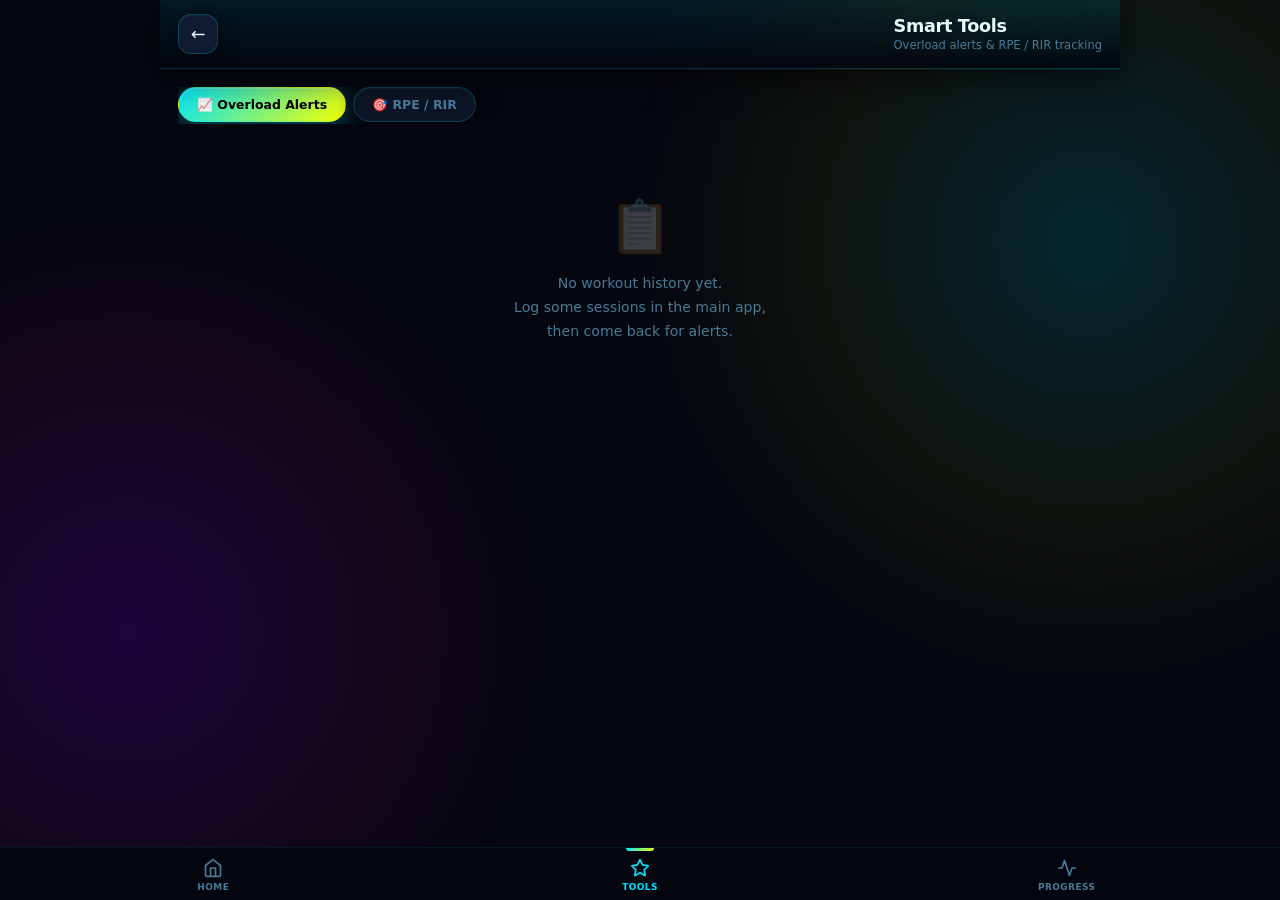
<file: smart.html>
<!DOCTYPE html>
<html lang="en">
<head>
  <meta charset="UTF-8"/>
  <meta name="viewport" content="width=device-width,initial-scale=1,viewport-fit=cover"/>
  <title>Smart Tools — RepUp</title>
  <meta name="theme-color" content="#00E5FF"/>
  <link rel="icon" type="image/svg+xml" href="icon.svg"/>
  <link rel="stylesheet" href="style.css?v=18"/>
  <style>
    body { min-height:100vh; background:var(--bg); color:var(--text); }
    #app { display:flex; flex-direction:column; min-height:100vh; }

    header {
      flex-shrink:0; display:flex; align-items:center; gap:12px;
      padding:14px 18px; padding-top:calc(14px + env(safe-area-inset-top));
      background:linear-gradient(180deg,rgba(0,229,255,.09),rgba(4,7,15,.97));
      border-bottom:1px solid rgba(0,229,255,.10);
    }
    .dbk {
      width:40px; height:40px; border-radius:13px; background:var(--card2);
      border:1px solid var(--border2); color:var(--text); font-size:1.1rem;
      display:inline-flex; align-items:center; justify-content:center;
      text-decoration:none; flex-shrink:0;
    }
    .page-title { font-size:1.1rem; font-weight:900; letter-spacing:-.3px; }
    .page-sub   { font-size:.72rem; color:var(--t3); margin-top:2px; }

    main { flex:1; overflow-y:auto; padding:16px 18px calc(80px + env(safe-area-inset-bottom)); }

    /* ── OVERLOAD ALERT CARDS ─────────────────────────────── */
    .alert-card {
      background:var(--card); border-radius:var(--r-lg);
      padding:16px 16px 14px; margin-bottom:12px;
      box-shadow:var(--sh-card); position:relative;
      overflow:hidden; border:1px solid var(--border);
    }
    .alert-card::before {
      content:''; position:absolute; top:0; left:0; width:4px; bottom:0;
    }
    .alert-card.stagnant { border-color:rgba(255,60,60,.32); }
    .alert-card.stagnant::before { background:#FF3C3C; box-shadow:0 0 12px rgba(255,60,60,.6); }
    .alert-card.watch    { border-color:rgba(255,160,0,.28); }
    .alert-card.watch::before    { background:#FFA000; box-shadow:0 0 12px rgba(255,160,0,.5); }

    .alert-head { display:flex; align-items:flex-start; justify-content:space-between; margin-bottom:12px; gap:8px; }
    .alert-name { font-size:.97rem; font-weight:900; color:#fff; letter-spacing:-.15px; padding-left:10px; }
    .alert-badge {
      font-size:.58rem; font-weight:900; text-transform:uppercase;
      letter-spacing:.07em; padding:3px 9px; border-radius:99px; flex-shrink:0;
    }
    .badge-stagnant { background:rgba(255,60,60,.18); color:#FF6666; border:1px solid rgba(255,60,60,.35); }
    .badge-watch    { background:rgba(255,160,0,.16); color:#FFC040; border:1px solid rgba(255,160,0,.32); }

    .alert-stats {
      display:grid; grid-template-columns:repeat(4,1fr);
      gap:8px; margin-bottom:12px; padding-left:10px;
    }
    .alert-stat { text-align:center; background:rgba(255,255,255,.04); border-radius:10px; padding:8px 4px; }
    .alert-stat-val { font-size:1rem; font-weight:900; color:#fff; white-space:nowrap; overflow:hidden; text-overflow:ellipsis; }
    .alert-stat-lbl { font-size:.55rem; font-weight:700; text-transform:uppercase; letter-spacing:.06em; color:var(--muted); margin-top:2px; }

    .alert-streak { font-size:.75rem; color:var(--muted); margin-bottom:10px; padding-left:10px; }
    .alert-streak b { color:#fff; }

    .alert-tip {
      font-size:.76rem; padding:9px 12px; border-radius:10px; line-height:1.6;
      padding-left:20px;
    }
    .tip-stagnant { background:rgba(255,60,60,.09); color:#FF9999; border:1px solid rgba(255,60,60,.18); }
    .tip-watch    { background:rgba(255,160,0,.09); color:#FFBA50; border:1px solid rgba(255,160,0,.18); }

    .summary-row {
      display:flex; align-items:center; gap:10px; padding:12px 16px;
      background:var(--card); border:1px solid var(--border);
      border-radius:var(--r-lg); margin-bottom:16px; box-shadow:var(--sh-card);
    }
    .summary-stat { text-align:center; flex:1; }
    .summary-val { font-size:1.4rem; font-weight:900; }
    .summary-lbl { font-size:.58rem; font-weight:700; text-transform:uppercase; letter-spacing:.06em; color:var(--muted); margin-top:1px; }

    /* ── RPE / RIR ─────────────────────────────────────────── */
    .rpe-toggle {
      display:flex; gap:4px; background:rgba(0,0,0,.3);
      border-radius:13px; padding:4px; border:1px solid var(--border); margin-bottom:18px;
    }
    .rpe-mode {
      flex:1; padding:9px 12px; border-radius:10px; font-size:.82rem;
      font-weight:800; cursor:pointer; border:none; background:none;
      color:var(--muted); transition:all .2s; font-family:inherit; text-align:center;
    }
    .rpe-mode.on { background:var(--grad); color:#000; box-shadow:0 2px 14px rgba(0,229,255,.4); }

    .scale-label {
      font-size:.62rem; font-weight:800; text-transform:uppercase;
      letter-spacing:.6px; color:var(--muted); display:block; margin-bottom:8px;
    }
    .rpe-scale { display:flex; gap:5px; margin-bottom:16px; flex-wrap:nowrap; }
    .rpe-btn {
      flex:1; padding:10px 2px; border-radius:10px; font-size:.85rem;
      font-weight:900; cursor:pointer; border:1.5px solid var(--border);
      background:var(--card2); color:var(--muted); transition:all .18s;
      font-family:inherit; text-align:center; min-width:0;
    }
    .rpe-btn.sel { color:#000; border-color:transparent; }

    .log-card {
      background:var(--card); border:1px solid var(--border);
      border-radius:var(--r-xl); padding:18px 18px 16px;
      margin-bottom:18px; box-shadow:var(--sh-card);
    }
    .log-card-title { font-size:.96rem; font-weight:900; color:#fff; margin-bottom:14px; }

    .rpe-entry {
      background:var(--card); border:1px solid var(--border);
      border-radius:var(--r-lg); padding:13px 14px;
      margin-bottom:9px; display:flex; align-items:center;
      gap:12px; box-shadow:var(--sh-card);
    }
    .rpe-badge {
      width:44px; height:44px; border-radius:12px; flex-shrink:0;
      display:flex; align-items:center; justify-content:center;
      font-size:1.2rem; font-weight:900; color:#000;
    }
    .rpe-entry-body { flex:1; min-width:0; }
    .rpe-entry-name { font-size:.92rem; font-weight:800; color:#fff; }
    .rpe-entry-meta { font-size:.72rem; color:var(--muted); margin-top:3px; }
    .rpe-entry-side { display:flex; flex-direction:column; align-items:flex-end; gap:5px; flex-shrink:0; }
    .rpe-entry-date { font-size:.62rem; color:var(--muted); }
    .rpe-del {
      background:none; border:none; color:var(--muted); font-size:.85rem;
      cursor:pointer; padding:3px 5px; border-radius:7px; transition:color .15s, background .15s;
    }
    .rpe-del:hover { color:var(--red); background:rgba(255,0,85,.10); }

    /* ── BOTTOM NAV ─────────────────────────────────────────── */
    .gnav {
      position:fixed; bottom:0; left:0; right:0; display:flex;
      background:rgba(4,7,15,.98); backdrop-filter:blur(28px);
      -webkit-backdrop-filter:blur(28px);
      border-top:1px solid rgba(0,229,255,.08);
      padding-bottom:env(safe-area-inset-bottom); z-index:50;
    }
    .gnav a {
      flex:1; display:flex; flex-direction:column; align-items:center;
      justify-content:center; gap:4px; padding:10px 6px 8px;
      color:var(--muted); text-decoration:none; font-size:.56rem;
      font-weight:800; text-transform:uppercase; letter-spacing:.45px; position:relative;
    }
    .gnav a svg { width:20px; height:20px; stroke:currentColor; fill:none; stroke-width:2; stroke-linecap:round; stroke-linejoin:round; }
    .gnav a.on { color:var(--accent); }
    .gnav a.on::before { content:''; position:absolute; top:0; left:50%; transform:translateX(-50%); width:28px; height:2.5px; background:var(--grad); border-radius:0 0 4px 4px; }
  </style>
</head>
<body>
<div id="app">

  <header>
    <a href="./repup.html" class="dbk">←</a>
    <div>
      <div class="page-title">Smart Tools</div>
      <div class="page-sub">Overload alerts &amp; RPE / RIR tracking</div>
    </div>
  </header>

  <main>

    <div class="subtabs" style="margin-top:2px;margin-bottom:20px">
      <button class="stab on" data-p="overload">📈 Overload Alerts</button>
      <button class="stab" data-p="rpe">🎯 RPE / RIR</button>
    </div>

    <!-- ══ OVERLOAD ALERTS ══ -->
    <div id="p-overload">
      <div id="overload-summary"></div>
      <div id="overload-list"></div>
    </div>

    <!-- ══ RPE / RIR ══ -->
    <div id="p-rpe" class="hidden">

      <div class="rpe-toggle">
        <button class="rpe-mode on" id="mode-rpe">RPE &nbsp;(1–10)</button>
        <button class="rpe-mode"    id="mode-rir">RIR &nbsp;(0–5)</button>
      </div>

      <div class="log-card">
        <div class="log-card-title">Log Entry</div>
        <div class="fg">
          <label>Exercise</label>
          <input type="text" id="rpe-ex" placeholder="e.g. Bench Press" autocomplete="off" autocorrect="off"/>
        </div>
        <div class="frow">
          <div class="fg"><label>Sets</label><input type="number" id="rpe-sets" placeholder="3" min="1" max="99"/></div>
          <div class="fg"><label>Reps</label><input type="text"   id="rpe-reps"   placeholder="8"  maxlength="10"/></div>
          <div class="fg"><label>Weight</label><input type="text" id="rpe-weight" placeholder="135 lbs" maxlength="20"/></div>
        </div>
        <span class="scale-label" id="scale-lbl">RPE — Rate of Perceived Exertion</span>
        <div class="rpe-scale" id="rpe-scale"></div>
        <div class="fg" style="margin-bottom:14px">
          <label>Note (optional)</label>
          <input type="text" id="rpe-note" placeholder="How it felt, technique cues…"/>
        </div>
        <button class="btn btn-o" style="width:100%" id="btn-save-rpe">Save Entry</button>
        <div id="rpe-msg" style="font-size:.76rem;min-height:18px;margin-top:9px;text-align:center"></div>
      </div>

      <div class="sec-row" style="margin-top:4px;margin-bottom:12px">
        <span class="sec">Recent Entries</span>
        <button class="btn btn-g btn-sm" id="btn-clear-rpe">Clear All</button>
      </div>
      <div id="rpe-history"></div>
    </div>

  </main>

  <nav class="gnav">
    <a href="./repup.html">
      <svg viewBox="0 0 24 24"><path d="M3 9l9-7 9 7v11a2 2 0 01-2 2H5a2 2 0 01-2-2z"/><polyline points="9 22 9 12 15 12 15 22"/></svg>Home
    </a>
    <a href="./repup.html" class="on">
      <svg viewBox="0 0 24 24"><polygon points="12 2 15.09 8.26 22 9.27 17 14.14 18.18 21.02 12 17.77 5.82 21.02 7 14.14 2 9.27 8.91 8.26 12 2"/></svg>Tools
    </a>
    <a href="./progress.html">
      <svg viewBox="0 0 24 24"><polyline points="22 12 18 12 15 21 9 3 6 12 2 12"/></svg>Progress
    </a>
  </nav>

</div>

<script>
'use strict';

// ─── HELPERS ─────────────────────────────────────────────────
var uid = function(){ return Math.random().toString(36).slice(2,10); };
var ge  = function(id){ return document.getElementById(id); };
var esc = function(s){
  return String(s==null?'':s).replace(/[&<>"']/g, function(c){
    return {'&':'&amp;','<':'&lt;','>':'&gt;','"':'&quot;',"'":'&#39;'}[c];
  });
};

// ─── LOAD PROFILE STATE ───────────────────────────────────────
function sk(n){ return 'ru3-'+n.toLowerCase().replace(/\s+/g,'-'); }
function loadState(){
  var name = localStorage.getItem('ru3-active') || 'Me';
  var raw  = localStorage.getItem(sk(name));
  var s    = raw ? JSON.parse(raw) : {workouts:[],log:[],sched:{},library:{}};
  if(!s.log) s.log = [];
  return s;
}

// ─── RPE STORAGE ─────────────────────────────────────────────
var RPE_KEY = 'ru3-rpe-log';
function getRPELog(){ return JSON.parse(localStorage.getItem(RPE_KEY)||'[]'); }
function saveRPELog(l){ localStorage.setItem(RPE_KEY, JSON.stringify(l)); }

// ─── TAB SWITCHER ─────────────────────────────────────────────
document.querySelectorAll('.stab[data-p]').forEach(function(btn){
  btn.addEventListener('click', function(){
    document.querySelectorAll('.stab[data-p]').forEach(function(b){ b.classList.remove('on'); });
    btn.classList.add('on');
    ge('p-overload').classList.toggle('hidden', btn.dataset.p !== 'overload');
    ge('p-rpe').classList.toggle('hidden', btn.dataset.p !== 'rpe');
  });
});

// ════════════════════════════════════════════════════════════
// OVERLOAD ALERTS
// ════════════════════════════════════════════════════════════

function parseWeightNum(w){
  var s = String(w||'').toLowerCase().replace(/\s/g,'');
  if(!s || s === '—' || s.includes('body') || s.includes('bw')) return null;
  var m = s.match(/(\d+\.?\d*)/);
  return m ? parseFloat(m[1]) : null;
}

function analyzeOverload(){
  var S = loadState();
  if(!S.log.length) return { exercises:[], total:0, empty:true };

  var exMap = {};
  S.log.forEach(function(session){
    (session.exercises||[]).forEach(function(ex){
      if(!ex.name) return;
      var key = ex.name.toLowerCase().trim();
      if(!exMap[key]) exMap[key] = { name:ex.name, sessions:[] };
      exMap[key].sessions.push({
        date:   session.date,
        sets:   ex.sets,
        reps:   ex.reps,
        weight: ex.weight
      });
    });
  });

  var results = [];

  Object.keys(exMap).forEach(function(key){
    var ex = exMap[key];
    if(ex.sessions.length < 2) return;

    // log is newest-first (unshift)
    var sessions = ex.sessions;
    var latest   = sessions[0];

    // count consecutive sessions with identical weight & reps
    var sameCount = 0;
    for(var i = 0; i < sessions.length; i++){
      var normW = function(w){ return String(w||'').toLowerCase().replace(/\s/g,''); };
      var normR = function(r){ return String(r||'').toLowerCase().replace(/\s/g,''); };
      if(normW(sessions[i].weight) === normW(latest.weight) &&
         normR(sessions[i].reps)   === normR(latest.reps)){
        sameCount++;
      } else { break; }
    }

    if(sameCount < 2) return;

    var status = sameCount >= 4 ? 'stagnant' : 'watch';

    // build recommendation
    var wt  = parseWeightNum(latest.weight);
    var rep = parseInt(latest.reps) || 0;
    var rec;
    if(status === 'stagnant'){
      if(wt !== null && wt > 0){
        var inc = wt >= 100 ? 5 : wt >= 45 ? 2.5 : 1.25;
        var newWt = wt + inc;
        rec = 'Increase to ' + newWt + ' (same unit) next session, or push for ' + (rep + 1) + ' reps at current weight to force adaptation.';
      } else {
        rec = 'Add 1–2 reps per set, an extra set, or shorten rest by 15 sec to keep the stimulus growing.';
      }
    } else {
      rec = 'Consistent effort — if the last session felt manageable (RPE ≤ 7), nudge the weight or reps upward next time.';
    }

    results.push({
      name: ex.name, status: status,
      sameCount: sameCount, totalSessions: ex.sessions.length,
      latest: latest, rec: rec
    });
  });

  results.sort(function(a,b){
    if(a.status !== b.status) return a.status === 'stagnant' ? -1 : 1;
    return b.sameCount - a.sameCount;
  });

  return { exercises:results, total:Object.keys(exMap).length, empty:false };
}

function renderOverload(){
  var r = analyzeOverload();
  var sumEl  = ge('overload-summary');
  var listEl = ge('overload-list');

  if(r.empty){
    sumEl.innerHTML  = '';
    listEl.innerHTML =
      '<div class="empty" style="padding:52px 20px">'+
        '<div class="empty-i">📋</div>'+
        '<p>No workout history yet.<br>Log some sessions in the main app,<br>then come back for alerts.</p>'+
      '</div>';
    return;
  }

  var stagnantN = r.exercises.filter(function(e){ return e.status==='stagnant'; }).length;
  var watchN    = r.exercises.filter(function(e){ return e.status==='watch'; }).length;
  var okN       = r.total - r.exercises.length;

  sumEl.innerHTML =
    '<div class="summary-row">'+
      '<div class="summary-stat"><div class="summary-val" style="color:#FF6666">'+stagnantN+'</div><div class="summary-lbl">Stagnant</div></div>'+
      '<div style="width:1px;background:var(--border);align-self:stretch"></div>'+
      '<div class="summary-stat"><div class="summary-val" style="color:#FFC040">'+watchN+'</div><div class="summary-lbl">Watch</div></div>'+
      '<div style="width:1px;background:var(--border);align-self:stretch"></div>'+
      '<div class="summary-stat"><div class="summary-val" style="color:var(--green)">'+okN+'</div><div class="summary-lbl">Progressing</div></div>'+
      '<div style="width:1px;background:var(--border);align-self:stretch"></div>'+
      '<div class="summary-stat"><div class="summary-val" style="color:var(--accent)">'+r.total+'</div><div class="summary-lbl">Tracked</div></div>'+
    '</div>';

  if(!r.exercises.length){
    listEl.innerHTML =
      '<div class="empty" style="padding:40px 20px">'+
        '<div class="empty-i">✅</div>'+
        '<p>All '+r.total+' exercises are progressing.<br>Keep it up!</p>'+
      '</div>';
    return;
  }

  listEl.innerHTML = r.exercises.map(function(ex){
    var isStagnant = ex.status === 'stagnant';
    return (
      '<div class="alert-card '+ex.status+'">'+
        '<div class="alert-head">'+
          '<div class="alert-name">'+esc(ex.name)+'</div>'+
          '<span class="alert-badge '+(isStagnant?'badge-stagnant':'badge-watch')+'">'+
            (isStagnant ? '🔴 Stagnant' : '🟡 Watch')+
          '</span>'+
        '</div>'+
        '<div class="alert-stats">'+
          '<div class="alert-stat"><div class="alert-stat-val">'+esc(ex.latest.weight)+'</div><div class="alert-stat-lbl">Weight</div></div>'+
          '<div class="alert-stat"><div class="alert-stat-val">'+esc(ex.latest.reps)+'</div><div class="alert-stat-lbl">Reps</div></div>'+
          '<div class="alert-stat"><div class="alert-stat-val">'+esc(ex.latest.sets)+'</div><div class="alert-stat-lbl">Sets</div></div>'+
          '<div class="alert-stat"><div class="alert-stat-val" style="color:'+(isStagnant?'#FF6666':'#FFC040')+'">'+ex.sameCount+'×</div><div class="alert-stat-lbl">Same</div></div>'+
        '</div>'+
        '<div class="alert-streak">Same weight &amp; reps for <b>'+ex.sameCount+' session'+(ex.sameCount>1?'s':'')+'</b> ('+ex.totalSessions+' total logged)</div>'+
        '<div class="alert-tip '+(isStagnant?'tip-stagnant':'tip-watch')+'">💡 '+esc(ex.rec)+'</div>'+
      '</div>'
    );
  }).join('');
}

// ════════════════════════════════════════════════════════════
// RPE / RIR
// ════════════════════════════════════════════════════════════

var rpeMode      = 'rpe';
var selectedVal  = null;

function rpeColor(v, mode){
  var n = parseInt(v);
  if(mode === 'rir'){
    if(n === 0) return '#FF3333';
    if(n <= 1)  return '#FF9520';
    if(n <= 2)  return '#F5FF00';
    if(n <= 3)  return '#5AFE9A';
    return '#00E5FF';
  } else {
    if(n >= 10) return '#FF3333';
    if(n >= 8)  return '#FF9520';
    if(n >= 6)  return '#F5FF00';
    if(n >= 4)  return '#5AFE9A';
    return '#00E5FF';
  }
}

function rpeLabel(v, mode){
  var n = parseInt(v);
  if(mode === 'rir'){
    var labels = {0:'Failure',1:'1 left',2:'2 left',3:'3 left',4:'4 left',5:'Easy'};
    return labels[n] || '';
  } else {
    if(n <= 2)  return 'Very easy';
    if(n <= 4)  return 'Easy';
    if(n <= 6)  return 'Moderate';
    if(n <= 7)  return 'Hard';
    if(n <= 8)  return 'Very hard';
    if(n <= 9)  return 'Max –1';
    return 'Max effort';
  }
}

function buildScale(){
  var scaleEl = ge('rpe-scale');
  var lblEl   = ge('scale-lbl');
  if(!scaleEl) return;

  var values = rpeMode === 'rpe'
    ? [1,2,3,4,5,6,7,8,9,10]
    : [0,1,2,3,4,5];

  lblEl.textContent = rpeMode === 'rpe'
    ? 'RPE — Rate of Perceived Exertion (tap to select)'
    : 'RIR — Reps In Reserve (tap to select)';

  scaleEl.innerHTML = values.map(function(v){
    var col  = rpeColor(v, rpeMode);
    var isSel = selectedVal === v;
    return '<button class="rpe-btn'+(isSel?' sel':'')+'" data-v="'+v+'"'+
      (isSel?' style="background:'+col+';box-shadow:0 0 14px '+col+'80"':'')+
      '>'+v+'</button>';
  }).join('');

  scaleEl.querySelectorAll('.rpe-btn').forEach(function(btn){
    btn.addEventListener('click', function(){
      selectedVal = parseInt(btn.dataset.v);
      buildScale();
    });
  });
}

function renderRPEHistory(){
  var log  = getRPELog();
  var hist = ge('rpe-history');

  if(!log.length){
    hist.innerHTML =
      '<div class="empty" style="padding:36px 20px">'+
        '<div class="empty-i" style="font-size:2.4rem;margin-bottom:10px">🎯</div>'+
        '<p>No entries yet.<br>Log your first RPE or RIR above.</p>'+
      '</div>';
    return;
  }

  hist.innerHTML = log.slice().reverse().map(function(e){
    var col   = rpeColor(e.value, e.mode);
    var badge = e.mode.toUpperCase() + ' ' + e.value;
    var d     = new Date(e.date);
    var ds    = d.toLocaleDateString('en-US',{month:'short',day:'numeric'});
    var ts    = d.toLocaleTimeString('en-US',{hour:'numeric',minute:'2-digit'});
    return (
      '<div class="rpe-entry">'+
        '<div class="rpe-badge" style="background:'+col+';box-shadow:0 0 12px '+col+'60">'+e.value+'</div>'+
        '<div class="rpe-entry-body">'+
          '<div class="rpe-entry-name">'+esc(e.exercise)+'</div>'+
          '<div class="rpe-entry-meta">'+
            esc(e.sets)+'×'+esc(e.reps)+' &nbsp;·&nbsp; '+esc(e.weight)+
            ' &nbsp;·&nbsp; <span style="color:'+col+'">'+badge+'</span>'+
            ' &nbsp;·&nbsp; '+esc(rpeLabel(e.value, e.mode))+
            (e.note ? ' &nbsp;·&nbsp; <i>'+esc(e.note)+'</i>' : '')+
          '</div>'+
        '</div>'+
        '<div class="rpe-entry-side">'+
          '<div class="rpe-entry-date">'+ds+'<br>'+ts+'</div>'+
          '<button class="rpe-del" data-id="'+e.id+'">✕</button>'+
        '</div>'+
      '</div>'
    );
  }).join('');

  hist.querySelectorAll('.rpe-del').forEach(function(btn){
    btn.addEventListener('click', function(){
      var updated = getRPELog().filter(function(e){ return e.id !== btn.dataset.id; });
      saveRPELog(updated);
      renderRPEHistory();
    });
  });
}

// mode toggle
ge('mode-rpe').addEventListener('click', function(){
  rpeMode = 'rpe'; selectedVal = null;
  ge('mode-rpe').classList.add('on');
  ge('mode-rir').classList.remove('on');
  buildScale();
});
ge('mode-rir').addEventListener('click', function(){
  rpeMode = 'rir'; selectedVal = null;
  ge('mode-rir').classList.add('on');
  ge('mode-rpe').classList.remove('on');
  buildScale();
});

// save entry
ge('btn-save-rpe').addEventListener('click', function(){
  var ex     = (ge('rpe-ex').value||'').trim();
  var sets   = (ge('rpe-sets').value||'3').trim();
  var reps   = (ge('rpe-reps').value||'').trim();
  var weight = (ge('rpe-weight').value||'—').trim();
  var note   = (ge('rpe-note').value||'').trim();
  var msgEl  = ge('rpe-msg');
  var setMsg = function(m,ok){ msgEl.textContent=m; msgEl.style.color=ok?'var(--green)':'var(--red)'; };

  if(!ex){ setMsg('✗ Exercise name is required.'); ge('rpe-ex').focus(); return; }
  if(selectedVal === null){ setMsg('✗ Tap a value on the scale above.'); return; }

  var log = getRPELog();
  log.push({
    id:       uid(),
    date:     new Date().toISOString(),
    exercise: ex,
    sets:     sets,
    reps:     reps,
    weight:   weight,
    mode:     rpeMode,
    value:    selectedVal,
    note:     note
  });
  saveRPELog(log);

  // reset form
  ge('rpe-ex').value = ''; ge('rpe-sets').value = '';
  ge('rpe-reps').value = ''; ge('rpe-weight').value = ''; ge('rpe-note').value = '';
  selectedVal = null;
  buildScale();
  setMsg('✓ Entry saved!', true);
  setTimeout(function(){ msgEl.textContent=''; }, 2200);
  renderRPEHistory();
});

// enter key
['rpe-ex','rpe-sets','rpe-reps','rpe-weight','rpe-note'].forEach(function(id){
  var el = ge(id); if(!el) return;
  el.addEventListener('keydown', function(e){ if(e.key==='Enter') ge('btn-save-rpe').click(); });
});

// clear all
ge('btn-clear-rpe').addEventListener('click', function(){
  if(!confirm('Delete all RPE / RIR entries?')) return;
  saveRPELog([]); renderRPEHistory();
});

// ─── INIT ─────────────────────────────────────────────────────
renderOverload();
buildScale();
renderRPEHistory();
</script>
</body>
</html>
</file>
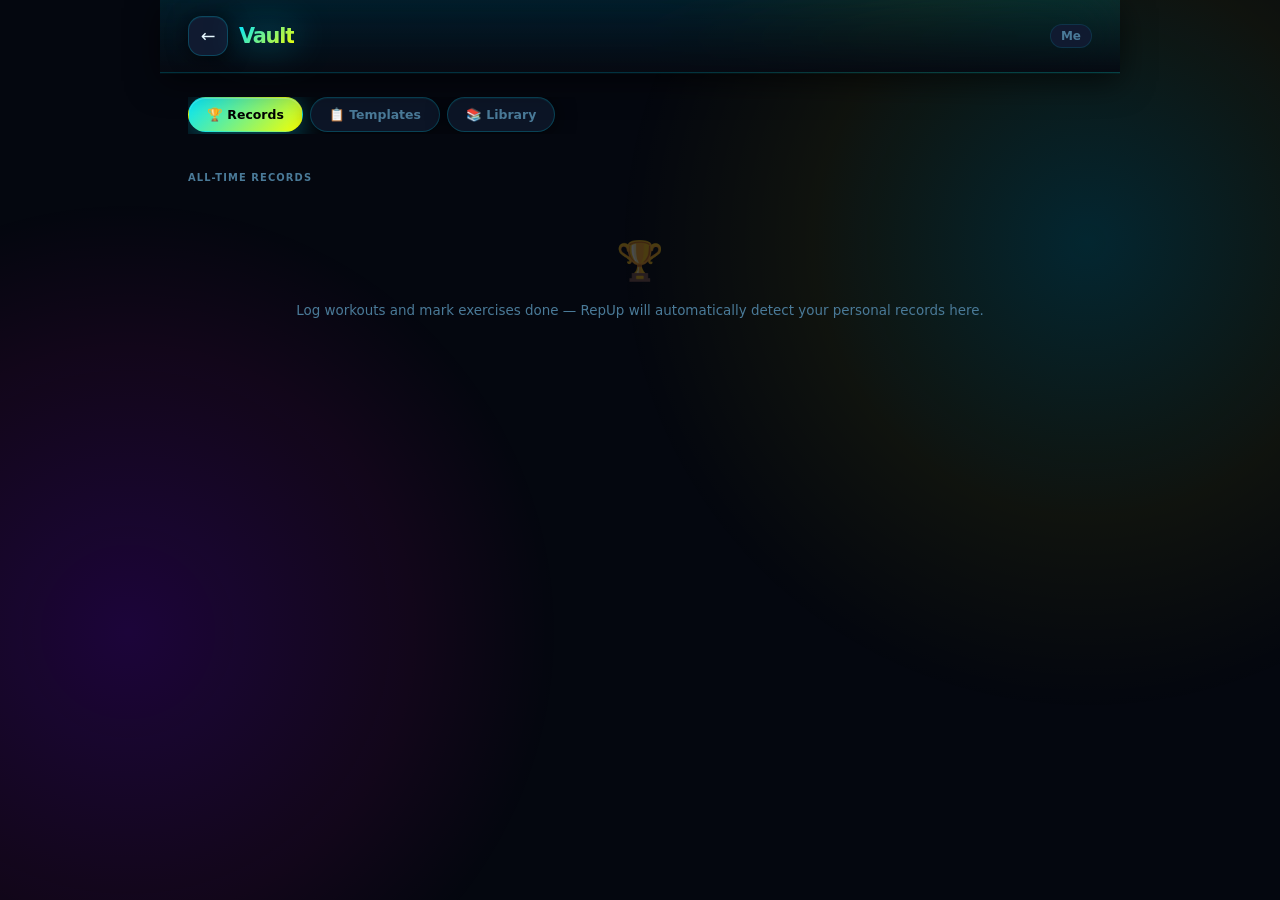
<file: vault.html>
<!DOCTYPE html>
<html lang="en">
<head>
  <meta charset="UTF-8"/>
  <meta name="viewport" content="width=device-width,initial-scale=1,viewport-fit=cover"/>
  <title>RepUp — Vault</title>
  <meta name="apple-mobile-web-app-capable" content="yes"/>
  <meta name="apple-mobile-web-app-status-bar-style" content="black-translucent"/>
  <meta name="theme-color" content="#00E5FF"/>
  <link rel="icon" type="image/svg+xml" href="icon.svg"/>
  <link rel="stylesheet" href="style.css?v=18"/>
  <style>
    /* ── PR CARDS ── */
    .pr-card{background:var(--card);border:1px solid var(--border);border-radius:var(--r);padding:13px 15px;margin-bottom:9px;display:flex;align-items:center;gap:12px;transition:border-color .18s}
    .pr-card.new-pr{border-color:rgba(0,229,255,.45);background:rgba(0,229,255,.05)}
    .pr-icon{font-size:1.5rem;flex-shrink:0;width:32px;text-align:center}
    .pr-body{flex:1;min-width:0}
    .pr-name{font-size:.93rem;font-weight:800;letter-spacing:-.1px}
    .pr-vals{display:flex;gap:10px;flex-wrap:wrap;margin-top:3px}
    .pr-val{font-size:.72rem;color:var(--muted)}
    .pr-val b{color:var(--gold);font-weight:700}
    .pr-val.accent b{color:var(--accent)}
    .pr-date{font-size:.68rem;color:var(--muted);margin-top:2px}
    .new-badge{font-size:.6rem;font-weight:900;text-transform:uppercase;letter-spacing:.4px;background:var(--grad);color:#fff;padding:2px 8px;border-radius:99px;flex-shrink:0;box-shadow:0 2px 8px rgba(0,229,255,.35)}

    /* ── TEMPLATES ── */
    .tcard{background:var(--card);border:1px solid var(--border);border-radius:var(--r);overflow:hidden;margin-bottom:10px;transition:border-color .18s}
    .tcard:hover{border-color:var(--border2)}
    .tcard-head{display:flex;align-items:center;gap:11px;padding:13px 15px}
    .tcard-icon{font-size:1.5rem;flex-shrink:0}
    .tcard-info{flex:1;min-width:0}
    .tcard-name{font-size:.97rem;font-weight:800;letter-spacing:-.1px}
    .tcard-meta{font-size:.72rem;color:var(--muted);margin-top:2px}
    .tcard-acts{display:flex;gap:6px;flex-shrink:0}
    .tcard-exlist{padding:0 15px 12px;border-top:1px solid var(--border)}
    .tex-row{display:flex;align-items:center;gap:8px;padding:5px 0;border-bottom:1px solid rgba(255,255,255,.035);font-size:.8rem}
    .tex-row:last-child{border:none}
    .tex-name{flex:1;font-weight:600}
    .tex-meta{color:var(--muted);font-size:.74rem;white-space:nowrap}

    /* Save-as-template form */
    .save-form{background:var(--card);border:1px solid var(--border);border-radius:var(--r);padding:14px;margin-bottom:14px}

    /* ── LIBRARY ── */
    .filter-row{display:flex;gap:6px;overflow-x:auto;padding-bottom:4px;margin-bottom:14px;scrollbar-width:none}
    .filter-row::-webkit-scrollbar{display:none}
    .fbtn{flex-shrink:0;padding:6px 13px;border-radius:99px;font-size:.76rem;font-weight:700;border:1.5px solid var(--border2);background:transparent;color:var(--muted);cursor:pointer;transition:all .18s;font-family:inherit;touch-action:manipulation;-webkit-user-select:none;user-select:none;white-space:nowrap}
    .fbtn.on{background:var(--grad);color:#fff;border-color:transparent;box-shadow:var(--sh-accent)}
    .fbtn:hover:not(.on){border-color:.rgba(0,229,255,.4);color:var(--accent)}

    .lib-card{background:var(--card);border:1px solid var(--border);border-radius:var(--r);margin-bottom:9px;overflow:hidden;transition:border-color .18s}
    .lib-card:hover{border-color:var(--border2)}
    .lib-head{display:flex;align-items:center;gap:11px;padding:13px 14px;cursor:pointer}
    .lib-icon{font-size:1.5rem;flex-shrink:0;width:30px;text-align:center}
    .lib-info{flex:1;min-width:0}
    .lib-name{font-size:.93rem;font-weight:800;letter-spacing:-.1px}
    .lib-group{font-size:.68rem;color:var(--muted);margin-top:1px;text-transform:capitalize}
    .lib-chips{display:flex;flex-wrap:wrap;gap:4px;flex-shrink:0;max-width:130px}
    .lib-body{display:none;padding:0 14px 13px;border-top:1px solid var(--border);background:rgba(0,0,0,.1)}
    .lib-body.open{display:block}
    .lib-desc{font-size:.8rem;color:var(--text2);line-height:1.65;margin-top:10px;margin-bottom:8px}
    .lib-tip{font-size:.76rem;color:var(--gold);font-style:italic;padding:6px 10px;background:rgba(245,255,0,.07);border-radius:8px;border-left:2px solid rgba(245,255,0,.4);margin-bottom:8px}
    .lib-muscles{display:flex;flex-wrap:wrap;gap:5px;margin-bottom:10px}
    .search-wrap{position:relative;margin-bottom:12px}
    .search-wrap input{padding-left:34px}
    .search-icon{position:absolute;left:11px;top:50%;transform:translateY(-50%);font-size:.9rem;pointer-events:none;opacity:.4}

    /* ── NO DATA ── */
    .no-data{text-align:center;padding:34px 20px;color:var(--muted);font-size:.84rem;line-height:1.65}
    .no-data-i{font-size:2.4rem;display:block;margin-bottom:8px;opacity:.28}
  </style>
</head>
<body>
<div id="app">
  <header>
    <div style="display:flex;align-items:center;gap:11px">
      <a href="./repup.html" class="dbk" style="text-decoration:none;display:flex;align-items:center;justify-content:center">←</a>
      <div class="logo" style="font-size:1.3rem">Vault</div>
    </div>
    <div id="profile-chip" style="font-size:.75rem;font-weight:700;color:var(--muted);background:var(--card2);border:1px solid var(--border);border-radius:99px;padding:4px 10px"></div>
  </header>

  <main id="mscroll">
    <div class="subtabs" style="margin-top:4px">
      <button class="stab on" data-panel="p-prs">🏆 Records</button>
      <button class="stab" data-panel="p-templates">📋 Templates</button>
      <button class="stab" data-panel="p-library">📚 Library</button>
    </div>

    <!-- ══ PERSONAL RECORDS ══ -->
    <div id="p-prs">
      <div class="stat-grid" id="pr-stats" style="display:grid;grid-template-columns:repeat(3,1fr);gap:9px;margin-bottom:16px"></div>
      <div id="new-prs-section" class="hidden">
        <div class="sec-row" style="margin-top:0"><span class="sec">🔥 Recent PRs — Last 7 Days</span></div>
        <div id="new-prs-list"></div>
      </div>
      <div class="sec-row"><span class="sec">All-Time Records</span></div>
      <div id="all-prs-list"></div>
      <div id="prs-empty" class="no-data hidden">
        <span class="no-data-i">🏆</span>
        Log workouts and mark exercises done — RepUp will automatically detect your personal records here.
      </div>
    </div>

    <!-- ══ TEMPLATES ══ -->
    <div id="p-templates" class="hidden">
      <div class="save-form">
        <div style="font-size:.68rem;font-weight:800;text-transform:uppercase;letter-spacing:.5px;color:var(--muted);margin-bottom:10px">Save a Workout as Template</div>
        <div style="display:flex;gap:8px">
          <select id="wkt-select" style="flex:1"><option value="">— Pick a workout —</option></select>
          <button class="btn btn-o btn-sm" id="btn-save-tpl" style="flex-shrink:0">Save</button>
        </div>
      </div>
      <div class="sec-row" style="margin-top:0"><span class="sec">Your Templates</span></div>
      <div id="user-tpl-list"></div>
      <div class="sec-row"><span class="sec">Built-In Starters</span></div>
      <div id="builtin-tpl-list"></div>
    </div>

    <!-- ══ EXERCISE LIBRARY ══ -->
    <div id="p-library" class="hidden">
      <div class="search-wrap">
        <span class="search-icon">🔍</span>
        <input type="text" id="lib-search" placeholder="Search exercises…"/>
      </div>
      <div class="filter-row" id="filter-row">
        <button class="fbtn on" data-grp="all">All</button>
        <button class="fbtn" data-grp="chest">Chest</button>
        <button class="fbtn" data-grp="back">Back</button>
        <button class="fbtn" data-grp="shoulders">Shoulders</button>
        <button class="fbtn" data-grp="arms">Arms</button>
        <button class="fbtn" data-grp="legs">Legs</button>
        <button class="fbtn" data-grp="core">Core</button>
      </div>
      <div id="lib-list"></div>
    </div>
  </main>
</div>

<script>
'use strict';

// ─── STATE ───────────────────────────────────────────────────
var AK = 'ru3-active';
var profile = localStorage.getItem(AK) || 'Me';
var sk = function(n){ return 'ru3-' + n.toLowerCase().replace(/\s+/g,'-'); };
function loadState(name){
  var raw = localStorage.getItem(sk(name));
  var s = raw ? JSON.parse(raw) : { workouts:[], log:[], sched:{}, library:{} };
  if(!s.workouts) s.workouts=[];
  if(!s.log) s.log=[];
  return s;
}
function saveState(){ localStorage.setItem(sk(profile), JSON.stringify(S)); }
var S = loadState(profile);

var tplKey = sk(profile) + '-templates';
function getTpls(){ return JSON.parse(localStorage.getItem(tplKey)||'[]'); }
function saveTpls(d){ localStorage.setItem(tplKey, JSON.stringify(d)); }

// ─── UTILS ───────────────────────────────────────────────────
var ge  = function(id){ return document.getElementById(id); };
var esc = function(s){ return String(s==null?'':s).replace(/[&<>"']/g,function(c){return{'&':'&amp;','<':'&lt;','>':'&gt;','"':'&quot;',"'":'&#39;'}[c];}); };
var uid = function(){ return Math.random().toString(36).slice(2,10); };
function parseWeight(s){ var n=parseFloat(String(s||'').replace(/[^0-9.]/g,'')); return isNaN(n)?0:n; }
function est1RM(w,r){ w=parseFloat(w);r=parseInt(r); if(!w||!r||r<1||r>20) return 0; return r===1?Math.round(w):Math.round(w*(1+r/30)); }
function daysAgo(iso){ return Math.floor((Date.now()-new Date(iso).getTime())/86400000); }
function fmtDate(iso){ return new Date(iso).toLocaleDateString('en-US',{month:'short',day:'numeric',year:'numeric'}); }
var DAYS7 = 7;
var TCLS = {push:'bp',pull:'bl',legs:'bleg',full:'bf',cardio:'bc',other:'bo'};
var TNAME = {push:'Push',pull:'Pull',legs:'Legs',full:'Full Body',cardio:'Cardio',other:'Other'};

// ─── TABS ────────────────────────────────────────────────────
document.querySelectorAll('.stab').forEach(function(btn){
  btn.addEventListener('click',function(){
    document.querySelectorAll('.stab').forEach(function(b){ b.classList.remove('on'); });
    btn.classList.add('on');
    ['p-prs','p-templates','p-library'].forEach(function(p){
      ge(p).classList.toggle('hidden', p!==btn.dataset.panel);
    });
    ge('mscroll').scrollTop=0;
  });
});

// ─── BUILT-IN TEMPLATES ──────────────────────────────────────
var BUILTIN = [
  { id:'bi-push', name:'Push Day', tag:'push', icon:'💪',
    exercises:[
      {name:'Bench Press',sets:'4',reps:'8',weight:'135',notes:''},
      {name:'Incline Dumbbell Press',sets:'3',reps:'10',weight:'60',notes:''},
      {name:'Overhead Press',sets:'3',reps:'10',weight:'95',notes:''},
      {name:'Lateral Raises',sets:'3',reps:'15',weight:'20',notes:''},
      {name:'Tricep Pushdown',sets:'3',reps:'12',weight:'50',notes:''}
    ]},
  { id:'bi-pull', name:'Pull Day', tag:'pull', icon:'🔙',
    exercises:[
      {name:'Deadlift',sets:'4',reps:'5',weight:'225',notes:''},
      {name:'Pull Ups',sets:'4',reps:'8',weight:'bodyweight',notes:''},
      {name:'Barbell Row',sets:'3',reps:'10',weight:'135',notes:''},
      {name:'Lat Pulldown',sets:'3',reps:'12',weight:'120',notes:''},
      {name:'Barbell Curl',sets:'3',reps:'12',weight:'65',notes:''}
    ]},
  { id:'bi-legs', name:'Leg Day', tag:'legs', icon:'🦵',
    exercises:[
      {name:'Squat',sets:'4',reps:'8',weight:'185',notes:''},
      {name:'Romanian Deadlift',sets:'3',reps:'10',weight:'135',notes:''},
      {name:'Leg Press',sets:'3',reps:'12',weight:'270',notes:''},
      {name:'Lunges',sets:'3',reps:'12',weight:'40',notes:''},
      {name:'Calf Raises',sets:'4',reps:'20',weight:'bodyweight',notes:''}
    ]},
  { id:'bi-full', name:'Full Body', tag:'full', icon:'🏋️',
    exercises:[
      {name:'Squat',sets:'3',reps:'8',weight:'135',notes:''},
      {name:'Bench Press',sets:'3',reps:'8',weight:'115',notes:''},
      {name:'Deadlift',sets:'3',reps:'5',weight:'185',notes:''},
      {name:'Pull Ups',sets:'3',reps:'8',weight:'bodyweight',notes:''},
      {name:'Overhead Press',sets:'3',reps:'10',weight:'75',notes:''}
    ]},
  { id:'bi-upper', name:'Upper Body', tag:'push', icon:'💪',
    exercises:[
      {name:'Bench Press',sets:'4',reps:'8',weight:'135',notes:''},
      {name:'Barbell Row',sets:'4',reps:'8',weight:'115',notes:''},
      {name:'Overhead Press',sets:'3',reps:'10',weight:'85',notes:''},
      {name:'Pull Ups',sets:'3',reps:'8',weight:'bodyweight',notes:''},
      {name:'Dips',sets:'3',reps:'12',weight:'bodyweight',notes:''}
    ]},
  { id:'bi-core', name:'Core & Cardio', tag:'cardio', icon:'🔥',
    exercises:[
      {name:'Plank',sets:'3',reps:'60s',weight:'bodyweight',notes:'Hold 60 sec'},
      {name:'Crunches',sets:'3',reps:'20',weight:'bodyweight',notes:''},
      {name:'Russian Twists',sets:'3',reps:'20',weight:'25',notes:''},
      {name:'Hanging Leg Raises',sets:'3',reps:'12',weight:'bodyweight',notes:''},
      {name:'Mountain Climbers',sets:'3',reps:'30',weight:'bodyweight',notes:''}
    ]}
];

// ─── EXERCISE LIBRARY DATA ────────────────────────────────────
var EXLIB = [
  // CHEST
  { name:'Bench Press', icon:'🏋️', group:'chest',
    muscles:{primary:['chest','triceps'],secondary:['shoulders']},
    desc:'Lie flat on a bench, grip the bar slightly wider than shoulder-width. Lower it to mid-chest with control, then drive up explosively.',
    tip:'Keep your shoulder blades pinched back and feet flat on the floor throughout the lift.' },
  { name:'Incline Bench Press', icon:'📐', group:'chest',
    muscles:{primary:['chest','triceps'],secondary:['shoulders']},
    desc:'Set the bench to 30-45°. Press from upper chest with elbows at roughly 75° to your torso to protect the shoulder joint.',
    tip:'The steeper the incline, the more front deltoid involvement — keep it under 45° for chest focus.' },
  { name:'Dumbbell Flyes', icon:'🦅', group:'chest',
    muscles:{primary:['chest'],secondary:['shoulders']},
    desc:'Lie flat, hold dumbbells above chest with a slight elbow bend. Open arms wide in an arc, feeling a deep chest stretch, then squeeze back up.',
    tip:'Never lock your elbows — maintain a soft bend throughout to protect the joint.' },
  { name:'Push Ups', icon:'💪', group:'chest',
    muscles:{primary:['chest','triceps'],secondary:['shoulders','abs']},
    desc:'Hands slightly wider than shoulders, body rigid. Lower chest to the floor, then press back up while keeping core braced.',
    tip:'A narrower hand position shifts more load onto the triceps.' },
  { name:'Cable Crossover', icon:'🔗', group:'chest',
    muscles:{primary:['chest'],secondary:['triceps']},
    desc:'Set cables high. Step forward, pull handles down and across your body in a hugging motion, squeezing the chest at the peak contraction.',
    tip:'Focus on the squeeze at the center — slow the movement down for maximum stretch.' },

  // BACK
  { name:'Deadlift', icon:'⚡', group:'back',
    muscles:{primary:['lower_back','glutes','hamstrings'],secondary:['traps','lats','forearms']},
    desc:'Stand with feet hip-width, bar over mid-foot. Hinge at the hips, grip the bar, brace your core, then drive your hips forward to stand tall.',
    tip:'Think "push the floor away" rather than "pull the bar up" — it keeps your back safer.' },
  { name:'Pull Ups', icon:'🎯', group:'back',
    muscles:{primary:['lats','biceps'],secondary:['traps','forearms']},
    desc:'Hang from a bar with an overhand grip slightly wider than shoulders. Drive your elbows down toward your hips to pull your chin over the bar.',
    tip:'Initiate the movement with your lats, not your biceps — imagine bending the bar toward you.' },
  { name:'Barbell Row', icon:'🔄', group:'back',
    muscles:{primary:['lats','traps'],secondary:['biceps','lower_back']},
    desc:'Hinge to roughly 45°, pull the bar into your lower chest/upper abdomen with a controlled row, keeping elbows close to your body.',
    tip:'Lead with your elbows, not your hands, to maximize back engagement.' },
  { name:'Lat Pulldown', icon:'⬇️', group:'back',
    muscles:{primary:['lats'],secondary:['biceps','traps']},
    desc:'Grip the bar wider than shoulders. Lean back slightly, pull the bar to your upper chest while driving your elbows down and back.',
    tip:'Arch your chest up to meet the bar — this keeps your lats fully engaged at the bottom.' },
  { name:'Seated Cable Row', icon:'🚣', group:'back',
    muscles:{primary:['lats','traps'],secondary:['biceps','lower_back']},
    desc:'Sit upright, pull the handle to your lower abdomen, squeezing your shoulder blades together at the peak. Return with a controlled stretch.',
    tip:'Avoid rocking your torso — the work should come entirely from your arms and back.' },

  // SHOULDERS
  { name:'Overhead Press', icon:'🙌', group:'shoulders',
    muscles:{primary:['shoulders','triceps'],secondary:['traps','chest']},
    desc:'Stand or sit, grip just outside shoulder-width. Press the bar overhead until arms are locked out, keeping your core tight throughout.',
    tip:'Tuck your chin back as the bar passes your face, then push your head through the window at the top.' },
  { name:'Lateral Raises', icon:'↔️', group:'shoulders',
    muscles:{primary:['shoulders'],secondary:['traps']},
    desc:'Hold dumbbells at your sides, raise them to just above shoulder height with a slight forward angle, pinky leading slightly higher than thumb.',
    tip:'Keep a slight bend in the elbows and lead with your elbows rather than your wrists.' },
  { name:'Face Pulls', icon:'😤', group:'shoulders',
    muscles:{primary:['traps','shoulders'],secondary:['biceps']},
    desc:'Set a cable at head height. Pull the rope toward your face, separating the ends, with elbows flaring out wide at the top.',
    tip:'An extremely underrated movement for shoulder health — do this consistently.' },
  { name:'Arnold Press', icon:'🏅', group:'shoulders',
    muscles:{primary:['shoulders','triceps'],secondary:['traps']},
    desc:'Start with dumbbells at chin height, palms facing you. Rotate palms forward as you press overhead — reverse the rotation on the way down.',
    tip:'The rotation hits all three deltoid heads in one movement.' },

  // ARMS
  { name:'Barbell Curl', icon:'💪', group:'arms',
    muscles:{primary:['biceps'],secondary:['forearms']},
    desc:'Stand with an underhand grip. Curl the bar from full extension to your upper chest, squeezing the biceps hard at the top.',
    tip:'Keep your elbows pinned at your sides — if they move forward you are using momentum.' },
  { name:'Hammer Curl', icon:'🔨', group:'arms',
    muscles:{primary:['biceps','forearms'],secondary:[]},
    desc:'Hold dumbbells with a neutral grip (palms facing each other). Curl both up simultaneously or alternating, keeping the thumbs on top.',
    tip:'Hammer curls target the brachialis and build arm thickness that regular curls miss.' },
  { name:'Tricep Dips', icon:'⬇️', group:'arms',
    muscles:{primary:['triceps'],secondary:['chest','shoulders']},
    desc:'Grip parallel bars, lower until your upper arms are parallel to the floor, then press back up to full elbow extension.',
    tip:'Lean forward slightly to shift focus toward your chest — stay upright to isolate the triceps.' },
  { name:'Tricep Pushdown', icon:'⬇️', group:'arms',
    muscles:{primary:['triceps'],secondary:['forearms']},
    desc:'Use a cable with a rope or bar attachment at head height. Keep elbows pinned at your sides and extend fully at the bottom, squeezing hard.',
    tip:'Full extension at the bottom is critical — half reps significantly reduce the tricep stimulus.' },
  { name:'Close Grip Bench', icon:'🤏', group:'arms',
    muscles:{primary:['triceps','chest'],secondary:['shoulders']},
    desc:'Set your grip at shoulder-width on the barbell. Lower to your lower chest keeping elbows close to your body, then press to full lockout.',
    tip:'Shoulder-width grip protects the wrists — going narrower is unnecessary and can cause injury.' },

  // LEGS
  { name:'Squat', icon:'🦵', group:'legs',
    muscles:{primary:['quads','glutes'],secondary:['hamstrings','lower_back']},
    desc:'Bar across your upper back, feet shoulder-width. Push your knees out as you descend below parallel, then drive up through your heels.',
    tip:'Knees should track over your toes — push them outward throughout the entire movement.' },
  { name:'Romanian Deadlift', icon:'🔽', group:'legs',
    muscles:{primary:['hamstrings','glutes'],secondary:['lower_back']},
    desc:'Hold the bar at hip level. Hinge forward at the hips with a soft knee bend, lowering the bar along your legs until you feel a deep hamstring stretch.',
    tip:'Feel the stretch before reversing — stopping too early leaves gains on the table.' },
  { name:'Leg Press', icon:'🦵', group:'legs',
    muscles:{primary:['quads','glutes'],secondary:['hamstrings']},
    desc:'Feet shoulder-width on the platform. Lower the sled until your knees reach 90°, then drive through your heels back to near-full extension.',
    tip:'Never lock your knees out at the top — keep a slight bend to protect the joint.' },
  { name:'Lunges', icon:'🚶', group:'legs',
    muscles:{primary:['quads','glutes'],secondary:['hamstrings','calves']},
    desc:'Step forward and lower your back knee toward the floor, keeping your front shin vertical. Drive through your front heel to return to standing.',
    tip:'A longer step targets the glutes more — a shorter step puts more load on the quads.' },
  { name:'Calf Raises', icon:'🦶', group:'legs',
    muscles:{primary:['calves'],secondary:[]},
    desc:'Stand with the balls of your feet on an elevated surface. Drop your heels as low as possible, then drive up as high as you can go.',
    tip:'Full range of motion matters here more than any other exercise — calves respond to stretch.' },
  { name:'Hip Thrust', icon:'⬆️', group:'legs',
    muscles:{primary:['glutes'],secondary:['hamstrings']},
    desc:'Upper back against a bench, bar across your hips. Drive your hips to full extension, squeezing your glutes hard at the top for 1-2 seconds.',
    tip:'The glute squeeze at the top is what makes this movement elite — do not skip it.' },

  // CORE
  { name:'Plank', icon:'🧱', group:'core',
    muscles:{primary:['abs'],secondary:['shoulders','lower_back']},
    desc:'Forearms and toes on the floor. Keep your body rigid from head to heels — no sagging hips or raised backside. Breathe steadily.',
    tip:'Squeeze your glutes and quads as hard as your abs — this makes the plank dramatically harder.' },
  { name:'Crunches', icon:'🔁', group:'core',
    muscles:{primary:['abs'],secondary:['obliques']},
    desc:'Lie flat, hands behind your head. Curl your upper spine off the floor by contracting your abs — do not pull on your neck.',
    tip:'The range of motion is short — your lower back should stay on the floor the whole time.' },
  { name:'Russian Twists', icon:'🌀', group:'core',
    muscles:{primary:['obliques'],secondary:['abs']},
    desc:'Sit with feet raised, lean back 45°. Rotate your torso from side to side, touching the floor beside you each rep.',
    tip:'Adding a weight plate forces the obliques to work significantly harder.' },
  { name:'Hanging Leg Raises', icon:'🎯', group:'core',
    muscles:{primary:['abs'],secondary:['forearms','hip flexors']},
    desc:'Hang from a pull-up bar. Keeping your legs straight, raise them to horizontal or above while preventing your body from swinging.',
    tip:'Tilt your pelvis backward at the top — this extra crunch turns it into a true ab exercise.' },
  { name:'Ab Wheel Rollout', icon:'⚙️', group:'core',
    muscles:{primary:['abs'],secondary:['lats','shoulders']},
    desc:'Kneel on the floor, roll the wheel out until your body is nearly horizontal, then pull back in by contracting your abs and lats together.',
    tip:'One of the hardest ab exercises — master the kneeling version before attempting standing.' }
];

// ─── PERSONAL RECORDS ────────────────────────────────────────
function renderPRs(){
  var log = S.log;
  if(!log.length){ ge('prs-empty').classList.remove('hidden'); return; }

  // Build PRs map: { exName: { weight, orm, reps, date } }
  var prs={};
  log.forEach(function(entry){
    entry.exercises.forEach(function(e){
      if(!e.done) return;
      var w=parseWeight(e.weight), r=parseInt(e.reps)||0;
      var orm=est1RM(w,r);
      var cur=prs[e.name];
      if(!cur||orm>cur.orm||(orm===cur.orm&&w>cur.weight)){
        prs[e.name]={weight:w,orm:orm,reps:r,date:entry.date,raw:e.weight};
      }
    });
  });

  var keys=Object.keys(prs).sort(function(a,b){return prs[b].orm-prs[a].orm;});
  if(!keys.length){ ge('prs-empty').classList.remove('hidden'); return; }

  // Stats
  var newCount=keys.filter(function(k){return daysAgo(prs[k].date)<=DAYS7;}).length;
  var totalPRs=keys.length;
  var topOrm=prs[keys[0]].orm;
  ge('pr-stats').innerHTML=
    prStat(totalPRs,'Exercises Tracked')+
    prStat(newCount,'New This Week')+
    prStat(topOrm>0?topOrm+'lbs':'—','Best Est. 1RM');

  // New PRs section
  var newKeys=keys.filter(function(k){return daysAgo(prs[k].date)<=DAYS7;});
  if(newKeys.length){
    ge('new-prs-section').classList.remove('hidden');
    ge('new-prs-list').innerHTML=newKeys.map(function(k){return prCardHTML(k,prs[k],true);}).join('');
  }

  // All PRs
  ge('all-prs-list').innerHTML=keys.map(function(k){return prCardHTML(k,prs[k],false);}).join('');
}
function prStat(v,l){ return '<div style="background:var(--card);border:1px solid var(--border);border-radius:var(--r);padding:12px 10px;text-align:center"><div style="font-size:1.3rem;font-weight:900;color:var(--accent);letter-spacing:-.3px;line-height:1">'+esc(String(v))+'</div><div style="font-size:.58rem;font-weight:800;text-transform:uppercase;letter-spacing:.5px;color:var(--muted);margin-top:4px">'+esc(l)+'</div></div>'; }
function prCardHTML(name, pr, isNew){
  var libEntry=EXLIB.find(function(e){return e.name.toLowerCase()===name.toLowerCase();});
  var icon=libEntry?libEntry.icon:'🏋️';
  return '<div class="pr-card'+(isNew?' new-pr':'')+'">'+
    '<div class="pr-icon">'+icon+'</div>'+
    '<div class="pr-body">'+
      '<div class="pr-name">'+esc(name)+'</div>'+
      '<div class="pr-vals">'+
        '<span class="pr-val accent"><b>~'+pr.orm+'</b> lbs est. 1RM</span>'+
        (pr.weight?'<span class="pr-val"><b>'+esc(pr.raw)+'</b> × '+pr.reps+' reps</span>':'')+
      '</div>'+
      '<div class="pr-date">'+fmtDate(pr.date)+'</div>'+
    '</div>'+
    (isNew?'<span class="new-badge">🔥 New!</span>':'')+
  '</div>';
}

// ─── TEMPLATES ───────────────────────────────────────────────
function populateWktSelect(){
  var sel=ge('wkt-select');
  S.workouts.forEach(function(w){
    var o=document.createElement('option'); o.value=w.id; o.textContent=w.name; sel.appendChild(o);
  });
}

ge('btn-save-tpl').addEventListener('click',function(){
  var wid=ge('wkt-select').value; if(!wid) return;
  var w=S.workouts.find(function(x){return x.id===wid;}); if(!w) return;
  var tpls=getTpls();
  if(tpls.find(function(t){return t.sourceId===wid;})){alert('A template for "'+w.name+'" already exists.'); return;}
  tpls.unshift({
    id:uid(), sourceId:wid, name:w.name, tag:w.tag, icon:'💾',
    exercises:w.exercises.map(function(e){return{name:e.name,sets:e.sets,reps:e.reps,weight:e.weight,notes:e.notes||''};})
  });
  saveTpls(tpls);
  renderTemplates();
  alert('"'+w.name+'" saved as a template!');
});

function renderTemplates(){
  renderUserTpls();
  renderBuiltinTpls();
}

function renderUserTpls(){
  var tpls=getTpls(), list=ge('user-tpl-list');
  if(!tpls.length){
    list.innerHTML='<div class="no-data"><span class="no-data-i" style="font-size:1.8rem;opacity:.25">📋</span>Save one of your workouts above to create a custom template.</div>';
    return;
  }
  list.innerHTML=tpls.map(function(t){ return tplCardHTML(t,true); }).join('');
  bindTplActions(list,true);
}

function renderBuiltinTpls(){
  var list=ge('builtin-tpl-list');
  list.innerHTML=BUILTIN.map(function(t){ return tplCardHTML(t,false); }).join('');
  bindTplActions(list,false);
}

function tplCardHTML(t, canDelete){
  return '<div class="tcard" id="tc-'+esc(t.id)+'">'+
    '<div class="tcard-head">'+
      '<div class="tcard-icon">'+t.icon+'</div>'+
      '<div class="tcard-info">'+
        '<div class="tcard-name">'+esc(t.name)+'</div>'+
        '<div class="tcard-meta"><span class="badge '+(TCLS[t.tag]||'bo')+'" style="margin-right:5px">'+(TNAME[t.tag]||t.tag)+'</span>'+t.exercises.length+' exercises</div>'+
      '</div>'+
      '<div class="tcard-acts">'+
        '<button class="btn btn-o btn-sm" data-use="'+esc(t.id)+'">Use</button>'+
        (canDelete?'<button class="btn-red" data-del="'+esc(t.id)+'">✕</button>':'')+
      '</div>'+
    '</div>'+
    '<div class="tcard-exlist">'+
      t.exercises.slice(0,5).map(function(e){
        return '<div class="tex-row"><span class="tex-name">'+esc(e.name)+'</span><span class="tex-meta">'+esc(e.sets)+'×'+esc(e.reps)+(e.weight&&e.weight!=='—'?' · '+esc(e.weight):'')+'</span></div>';
      }).join('')+
      (t.exercises.length>5?'<div style="font-size:.72rem;color:var(--accent);padding:5px 0">+'+( t.exercises.length-5)+' more…</div>':'')+
    '</div>'+
  '</div>';
}

function bindTplActions(container, canDelete){
  container.querySelectorAll('[data-use]').forEach(function(btn){
    btn.addEventListener('click',function(){
      var id=btn.dataset.use;
      var t=getTpls().find(function(x){return x.id===id;})||BUILTIN.find(function(x){return x.id===id;});
      if(!t) return;
      var name=prompt('Name for this workout?', t.name);
      if(!name||!name.trim()) return;
      var newW={
        id:uid(), name:name.trim(), tag:t.tag, day:'',
        exercises:t.exercises.map(function(e){return Object.assign({},e,{id:uid()});})
      };
      S.workouts.push(newW);
      saveState();
      alert('"'+newW.name+'" added to your workouts! Head back to the main app to see it.');
    });
  });
  if(canDelete){
    container.querySelectorAll('[data-del]').forEach(function(btn){
      btn.addEventListener('click',function(){
        if(!confirm('Delete this template?')) return;
        saveTpls(getTpls().filter(function(t){return t.id!==btn.dataset.del;}));
        renderUserTpls();
      });
    });
  }
}

// ─── EXERCISE LIBRARY ────────────────────────────────────────
var activeGroup='all', searchQuery='';

document.querySelectorAll('.fbtn').forEach(function(btn){
  btn.addEventListener('click',function(){
    document.querySelectorAll('.fbtn').forEach(function(b){b.classList.remove('on');});
    btn.classList.add('on');
    activeGroup=btn.dataset.grp;
    renderLibrary();
  });
});

ge('lib-search').addEventListener('input',function(){
  searchQuery=this.value.trim().toLowerCase();
  renderLibrary();
});

function renderLibrary(){
  var filtered=EXLIB.filter(function(e){
    var matchGroup=activeGroup==='all'||e.group===activeGroup;
    var matchSearch=!searchQuery||e.name.toLowerCase().includes(searchQuery)||e.group.toLowerCase().includes(searchQuery);
    return matchGroup&&matchSearch;
  });
  var list=ge('lib-list');
  if(!filtered.length){
    list.innerHTML='<div class="no-data"><span class="no-data-i" style="font-size:1.8rem">🔍</span>No exercises found for that search.</div>';
    return;
  }
  list.innerHTML=filtered.map(function(e){
    var chipsPri=(e.muscles.primary||[]).map(function(m){return '<span class="mchip primary">'+esc(m.replace(/_/g,' '))+'</span>';}).join('');
    var chipsSec=(e.muscles.secondary||[]).map(function(m){return '<span class="mchip secondary">'+esc(m.replace(/_/g,' '))+'</span>';}).join('');
    return '<div class="lib-card">'+
      '<div class="lib-head" data-toggle="'+esc(e.name)+'">'+
        '<div class="lib-icon">'+e.icon+'</div>'+
        '<div class="lib-info">'+
          '<div class="lib-name">'+esc(e.name)+'</div>'+
          '<div class="lib-group">'+esc(e.group)+'</div>'+
        '</div>'+
        '<div class="lib-chips">'+chipsPri+'</div>'+
        '<div style="font-size:.8rem;color:var(--muted);margin-left:4px">›</div>'+
      '</div>'+
      '<div class="lib-body" id="lb-'+esc(e.name.replace(/\s+/g,'-'))+'">'+
        '<div class="lib-desc">'+esc(e.desc)+'</div>'+
        '<div class="lib-tip">💡 '+esc(e.tip)+'</div>'+
        '<div class="lib-muscles">'+chipsPri+chipsSec+'</div>'+
      '</div>'+
    '</div>';
  }).join('');

  list.querySelectorAll('[data-toggle]').forEach(function(el){
    el.addEventListener('click',function(){
      var id='lb-'+el.dataset.toggle.replace(/\s+/g,'-');
      var body=document.getElementById(id);
      if(body) body.classList.toggle('open');
    });
  });
}

// ─── INIT ─────────────────────────────────────────────────────
ge('profile-chip').textContent = profile;
renderPRs();
populateWktSelect();
renderTemplates();
renderLibrary();
</script>
</body>
</html>
</file>
<file: style.css>
/* ═══════════════════════════════════════════════════════════════
   RepUp — CYBER Design System
   Cyberpunk dark: electric cyan · neon yellow · hot magenta
═══════════════════════════════════════════════════════════════ */

/* ── RESET ───────────────────────────────────────────────────── */
*, *::before, *::after {
  box-sizing: border-box;
  margin: 0; padding: 0;
  -webkit-tap-highlight-color: transparent;
}

/* ── TOKENS ──────────────────────────────────────────────────── */
:root {
  /* ─ backgrounds ─ */
  --bg:      #04070F;
  --bg2:     #070E1B;

  /* ─ solid surfaces ─ */
  --card:    #0C1526;
  --card2:   #101A30;
  --card3:   #182240;
  --card-s:  #0A1221;

  /* ─ borders — cyan-tinted ─ */
  --border:  rgba(0,229,255,0.12);
  --border2: rgba(0,229,255,0.22);
  --border3: rgba(0,229,255,0.32);

  /* ─ cyberpunk palette ─ */
  --accent:  #00E5FF;   /* electric cyan     */
  --accent2: #00CFFB;
  --gold:    #F5FF00;   /* neon yellow       */
  --green:   #5AFE9A;   /* neon mint         */
  --red:     #FF00AA;   /* hot magenta       */
  --blue:    #00A7FF;   /* electric blue     */
  --indigo:  #8B00FF;   /* neon violet       */
  --cyan:    #00E5FF;
  --magenta: #FF33D1;   /* neon pink         */

  /* ─ soft-tech pastels (text / secondary UI) ─ */
  --pastel-c: #A8EDFF;   /* soft cyan    */
  --pastel-y: #FEFFA2;   /* soft yellow  */
  --pastel-m: #FFB3F2;   /* soft magenta */
  --pastel-g: #A8FFD4;   /* soft mint    */
  --pastel-v: #D4B8FF;   /* soft violet  */

  /* ─ gradients: cyan → neon-yellow (core brand) ─ */
  --grad:    linear-gradient(135deg, #00E5FF 0%, #F5FF00 100%);
  --grad-r:  linear-gradient(135deg, #F5FF00 0%, #00E5FF 100%);
  --grad-v:  linear-gradient(180deg, #00E5FF 0%, #8B00FF 100%);
  --grad-i:  linear-gradient(135deg, #FF33D1 0%, #00E5FF 100%);

  /* ─ text ─ */
  --text:  #E8F8FF;
  --text2: #8EBED4;
  --muted: #4A7A98;
  --t1:    #E8F8FF;
  --t2:    #8EBED4;
  --t3:    #4A7A98;

  /* ─ radii ─ */
  --r:    18px;
  --r-sm: 11px;
  --r-lg: 24px;
  --r-xl: 30px;

  /* ─ shadows ─ */
  --sh-card:   0 2px 20px rgba(0,0,0,0.65),
               inset 0 1px 0 rgba(0,229,255,0.06);
  --sh-card2:  0 8px 40px rgba(0,0,0,0.75),
               inset 0 1px 0 rgba(0,229,255,0.08);
  --sh-accent: 0 4px 30px rgba(0,229,255,0.40);
  --sh-glow:   0 0 60px rgba(0,229,255,0.12);
  --sh-indigo: 0 4px 24px rgba(139,0,255,0.4);
}

/* ── BASE ────────────────────────────────────────────────────── */
html, body {
  height: 100%;
  background: var(--bg);
  color: var(--text);
  font-family: -apple-system, BlinkMacSystemFont, 'SF Pro Text',
               'Segoe UI', system-ui, sans-serif;
  -webkit-font-smoothing: antialiased;
  -moz-osx-font-smoothing: grayscale;
}

/* ── CYBERPUNK 3-POINT BACKGROUND GLOW ──────────────────────── */
body::before {
  content: '';
  position: fixed;
  top: -30%;
  right: -25%;
  width: 80vmax;
  height: 80vmax;
  background: radial-gradient(ellipse,
    rgba(0,229,255,.14)  0%,
    rgba(245,255,0,.05) 38%,
    transparent 65%);
  pointer-events: none;
  z-index: 0;
}
body::after {
  content: '';
  position: fixed;
  bottom: -20%;
  left: -25%;
  width: 70vmax;
  height: 70vmax;
  background: radial-gradient(ellipse,
    rgba(139,0,255,.18)  0%,
    rgba(255,0,204,.06) 45%,
    transparent 68%);
  pointer-events: none;
  z-index: 0;
}

/* ── APP SHELL ───────────────────────────────────────────────── */
#app {
  position: fixed;
  top: 0; left: 0; right: 0; bottom: 0;
  display: flex;
  flex-direction: column;
  max-width: 960px;
  margin: 0 auto;
  z-index: 1;
}

/* ── TOUCH TARGETS ───────────────────────────────────────────── */
button, .wcard, .excheck, .sday, .hhead,
.import-cta, .stab, .nbt, .prow,
.ex-expand, .ai-daycard {
  touch-action: manipulation;
  -webkit-user-select: none;
  user-select: none;
}

/* ── HEADER — cyan-tinted top ────────────────────────────────── */
header {
  flex-shrink: 0;
  display: flex;
  align-items: center;
  justify-content: space-between;
  padding: 13px 20px;
  padding-top: calc(13px + env(safe-area-inset-top));
  background: linear-gradient(180deg,
    rgba(0,229,255,.10) 0%,
    rgba(6,10,18,.97)  100%);
  backdrop-filter: blur(40px) saturate(200%);
  -webkit-backdrop-filter: blur(40px) saturate(200%);
  border-bottom: 1px solid rgba(0,229,255,.10);
  box-shadow: 0 1px 0 rgba(0,229,255,.05),
              0 8px 32px rgba(0,0,0,.6);
  position: relative;
  z-index: 20;
}

.logo {
  font-size: 1.65rem;
  font-weight: 900;
  letter-spacing: -1.2px;
  background: var(--grad);
  -webkit-background-clip: text;
  -webkit-text-fill-color: transparent;
  background-clip: text;
  filter: drop-shadow(0 0 18px rgba(0,229,255,.60));
}

.ibt {
  width: 40px;
  height: 40px;
  border-radius: 50%;
  background: var(--grad);
  border: none;
  color: #000;
  font-size: .95rem;
  font-weight: 900;
  cursor: pointer;
  flex-shrink: 0;
  box-shadow: var(--sh-accent),
              inset 0 1px 0 rgba(255,255,255,.3);
  transition: transform .16s cubic-bezier(.34,1.56,.64,1),
              box-shadow .16s;
}
.ibt:active { transform: scale(.84); box-shadow: none; }

/* ── MAIN SCROLL ─────────────────────────────────────────────── */
main {
  flex: 1;
  overflow-y: auto;
  overflow-x: hidden;
  padding: 16px 18px 10px;
  -webkit-overflow-scrolling: touch;
}
main::-webkit-scrollbar { display: none; }

/* ── BOTTOM NAV — cyberpunk pill indicator ───────────────────── */
#bottom-nav {
  flex-shrink: 0;
  display: flex;
  background: rgba(6,10,18,.98);
  backdrop-filter: blur(40px) saturate(200%);
  -webkit-backdrop-filter: blur(40px) saturate(200%);
  border-top: 1px solid rgba(0,229,255,.10);
  padding-bottom: calc(4px + env(safe-area-inset-bottom));
  position: relative;
  z-index: 20;
}

.nbt {
  flex: 1;
  display: flex;
  flex-direction: column;
  align-items: center;
  gap: 3px;
  padding: 10px 4px 6px;
  border: none;
  background: none;
  color: var(--muted);
  cursor: pointer;
  font-size: .53rem;
  font-weight: 800;
  text-transform: uppercase;
  letter-spacing: .65px;
  transition: color .2s;
  position: relative;
}
.nbt svg {
  width: 23px;
  height: 23px;
  stroke: currentColor;
  fill: none;
  stroke-width: 1.75;
  stroke-linecap: round;
  stroke-linejoin: round;
  transition: transform .28s cubic-bezier(.34,1.56,.64,1);
}
.nbt.on { color: var(--accent); }
.nbt.on svg { transform: translateY(-2px) scale(1.12); }

/* cyan pill glow */
.nbt.on::after {
  content: '';
  position: absolute;
  top: 6px;
  left: 50%;
  transform: translateX(-50%);
  width: 44px;
  height: 36px;
  background: rgba(0,229,255,.12);
  border-radius: 14px;
  z-index: -1;
}
/* bright cyan top line */
.nbt.on::before {
  content: '';
  position: absolute;
  top: 0; left: 50%;
  transform: translateX(-50%);
  width: 32px;
  height: 3px;
  background: var(--grad);
  border-radius: 0 0 5px 5px;
  box-shadow: 0 0 18px rgba(0,229,255,1.0),
              0 0 36px rgba(0,229,255,.5),
              0 0 60px rgba(245,255,0,.3);
}

/* ── VIEW TRANSITIONS ────────────────────────────────────────── */
.view { display: none; }
.view.on {
  display: block;
  animation: fadeUp .22s cubic-bezier(.4,0,.2,1);
}
@keyframes fadeUp {
  from { opacity: 0; transform: translateY(14px); }
  to   { opacity: 1; transform: none; }
}

/* ── BUTTONS ─────────────────────────────────────────────────── */
button {
  cursor: pointer;
  border: none;
  font-family: inherit;
  transition: opacity .14s,
              transform .18s cubic-bezier(.34,1.56,.64,1),
              box-shadow .14s;
}
button:active { transform: scale(.91); }

.btn {
  display: inline-flex;
  align-items: center;
  justify-content: center;
  gap: 6px;
  border-radius: 14px;
  font-weight: 800;
  padding: 12px 24px;
  font-size: .88rem;
  letter-spacing: -.15px;
}
.btn-o {
  background: var(--grad);
  color: #000;
  box-shadow: var(--sh-accent),
              inset 0 1px 0 rgba(255,255,255,.28);
}
.btn-o:hover  { filter: brightness(1.1); }
.btn-o:active { box-shadow: inset 0 3px 12px rgba(0,0,0,.35);
                transform: scale(.94) translateY(1px); }

.btn-g {
  background: var(--card2);
  color: var(--text);
  border: 1px solid var(--border2);
}
.btn-g:hover {
  border-color: rgba(245,255,0,.55);
  color: var(--gold);
  background: rgba(245,255,0,.10);
}

.btn-blue {
  background: rgba(0,144,255,.13);
  color: var(--blue);
  border: 1px solid rgba(0,144,255,.3);
  border-radius: var(--r-sm);
  padding: 8px 16px;
  font-size: .82rem;
  font-weight: 700;
}
.btn-red {
  background: rgba(255,0,85,.12);
  color: var(--red);
  border-radius: 11px;
  padding: 7px 14px;
  font-size: .8rem;
  font-weight: 700;
  border: 1px solid rgba(255,0,85,.25);
}
.btn-sm  { padding: 8px 16px; font-size: .79rem; border-radius: 12px; }
.btn-icon {
  background: none;
  color: var(--muted);
  padding: 8px;
  border-radius: 11px;
  font-size: 1rem;
  transition: background .14s, color .14s;
}
.btn-icon:hover { background: var(--card2); color: var(--text); }

/* ── HELPERS ─────────────────────────────────────────────────── */
.sec {
  font-size: .62rem;
  font-weight: 800;
  text-transform: uppercase;
  letter-spacing: 1.1px;
  color: var(--muted);
}
.sec-row {
  display: flex;
  align-items: center;
  justify-content: space-between;
  margin: 20px 0 12px;
}
.hidden { display: none !important; }

/* ── BADGES ──────────────────────────────────────────────────── */
.badge {
  display: inline-block;
  font-size: .62rem;
  font-weight: 800;
  text-transform: uppercase;
  letter-spacing: .3px;
  padding: 3px 10px;
  border-radius: 99px;
}
.bp   { background: rgba(139,0,255,.22);  color: var(--pastel-v); border:1px solid rgba(139,0,255,.38); }
.bl   { background: rgba(0,229,255,.14);  color: var(--pastel-c); border:1px solid rgba(0,229,255,.28); }
.bleg { background: rgba(0,255,136,.16);  color: var(--pastel-g); border:1px solid rgba(0,255,136,.30); }
.bf   { background: rgba(245,255,0,.14);  color: var(--pastel-y); border:1px solid rgba(245,255,0,.28); }
.bc   { background: rgba(0,144,255,.16);  color: #80CCFF;         border:1px solid rgba(0,144,255,.30); }
.bo   { background: rgba(100,140,180,.14);color: #8AAEC8;         border:1px solid rgba(100,140,180,.22); }

/* ── SCHEDULE STRIP ──────────────────────────────────────────── */
.sstrip {
  display: flex;
  gap: 6px;
  padding-bottom: 4px;
}

.sday {
  flex: 1;
  min-width: 0;
  background: var(--card);
  border: 1.5px solid var(--border);
  border-radius: 16px;
  padding: 10px 4px;
  text-align: center;
  transition: all .22s cubic-bezier(.4,0,.2,1);
  box-shadow: var(--sh-card);
}
.sday.has {
  border-color: rgba(0,229,255,.30);
  background: rgba(0,229,255,.07);
  cursor: pointer;
}
.sday.has:active { transform: scale(.91); }
.sday.today {
  border-color: var(--accent);
  background: rgba(0,229,255,.14);
  box-shadow: 0 0 28px rgba(0,229,255,.25), var(--sh-card);
}
.sday-d {
  font-size: .48rem;
  font-weight: 800;
  text-transform: uppercase;
  letter-spacing: .5px;
  color: var(--muted);
}
.sday-n { font-size: 1.2rem; font-weight: 900; margin: 2px 0; }
.sday.today .sday-n { color: var(--accent); }
.sday-w {
  font-size: .46rem;
  font-weight: 700;
  color: var(--accent);
  white-space: nowrap;
  overflow: hidden;
  text-overflow: ellipsis;
}

/* ── WORKOUT CARDS ───────────────────────────────────────────── */
.wgrid { display: grid; gap: 14px; grid-template-columns: 1fr 1fr; }

.wcard {
  background: var(--card);
  border: 1px solid var(--border);
  border-radius: var(--r-xl);
  overflow: hidden;
  cursor: pointer;
  transition: border-color .22s,
              transform .24s cubic-bezier(.34,1.56,.64,1),
              box-shadow .22s;
  box-shadow: var(--sh-card);
  position: relative;
}
.wcard:hover {
  border-color: rgba(0,229,255,.50);
  transform: translateY(-5px) scale(1.01);
  box-shadow: 0 20px 56px rgba(0,0,0,.7),
              0 0 0 1px rgba(0,229,255,.12),
              var(--sh-glow);
}
.wcard:active { transform: scale(.97) translateY(0); }

/* Glowing top stripe: cyan → yellow */
.wcard-bar {
  height: 5px;
  background: var(--grad);
  box-shadow: 0 0 28px rgba(0,229,255,.8),
              0 0 14px rgba(245,255,0,.5);
}
.wcard-body  { padding: 17px 18px; }
.wcard-head  {
  display: flex;
  align-items: flex-start;
  justify-content: space-between;
  margin-bottom: 10px;
  gap: 10px;
}
.wcard-left  { flex: 1; min-width: 0; }
.wcard-name  {
  font-size: 1.12rem;
  font-weight: 800;
  line-height: 1.2;
  letter-spacing: -.3px;
  color: #fff;
}
.wcard-day   { font-size: .73rem; color: var(--accent); font-weight: 700; margin-top: 4px; }
.wcard-pills { display: flex; flex-direction: column; gap: 2px; }
.wcard-pill  { font-size: .76rem; color: var(--text2); }
.wcard-pill::before { content: '· '; color: var(--muted); }
.wcard-more  { font-size: .73rem; color: var(--accent); font-weight: 700; margin-top: 3px; }

/* ── FEATURE GRID (home page) ────────────────────────────────── */
.feature-grid {
  display: grid;
  grid-template-columns: 1fr 1fr 1fr 1fr;
  gap: 10px;
  margin-bottom: 20px;
}

.fcard {
  background: var(--card);
  border: 1px solid var(--border);
  border-radius: var(--r-lg);
  padding: 16px 14px 14px;
  text-decoration: none;
  display: flex;
  flex-direction: column;
  gap: 5px;
  transition: border-color .2s,
              transform .22s cubic-bezier(.34,1.56,.64,1),
              box-shadow .2s;
  box-shadow: var(--sh-card);
  position: relative;
  overflow: hidden;
}
.fcard::before {
  content: '';
  position: absolute;
  top: 0; left: 0; right: 0;
  height: 2px;
  background: var(--grad);
  opacity: 0;
  transition: opacity .2s;
}
.fcard:hover { border-color: var(--border2); transform: translateY(-3px); box-shadow: var(--sh-card2); }
.fcard:hover::before { opacity: 1; }
.fcard:active { transform: scale(.95); }

.fcard-icon { font-size: 1.55rem; line-height: 1; margin-bottom: 2px; }
.fcard-name { font-size: .88rem; font-weight: 800; color: var(--t1); letter-spacing: -.1px; }
.fcard-sub  { font-size: .68rem; color: var(--t3); }

/* wide card spans all columns */
.fcard.wide { grid-column: span 4; flex-direction: row; align-items: center; gap: 14px; padding: 14px 18px; }
.fcard.wide .fcard-icon { font-size: 1.8rem; flex-shrink: 0; }
.fcard.wide .fcard-name { font-size: .96rem; }
.fcard.wide .fcard-arrow { margin-left: auto; font-size: 1.1rem; color: var(--t3); flex-shrink: 0; }


.dbk {
  width: 40px;
  height: 40px;
  border-radius: 14px;
  background: var(--card2);
  border: 1px solid var(--border2);
  color: var(--text);
  font-size: 1.1rem;
  cursor: pointer;
  display: flex;
  align-items: center;
  justify-content: center;
  flex-shrink: 0;
  transition: border-color .15s, background .15s;
  box-shadow: var(--sh-card);
}
.dbk:hover { border-color: var(--accent); background: rgba(0,229,255,.08); }

.dinfo { flex: 1; min-width: 0; }
.dname {
  font-size: 1.28rem;
  font-weight: 900;
  white-space: nowrap;
  overflow: hidden;
  text-overflow: ellipsis;
  letter-spacing: -.4px;
  color: #fff;
}
.dday-label { font-size: .75rem; color: var(--accent); font-weight: 700; margin-top: 2px; }
.dacts { display: flex; gap: 6px; flex-shrink: 0; }

/* Progress bar */
.progbar-wrap {
  background: var(--card);
  border: 1px solid var(--border);
  border-radius: var(--r);
  padding: 14px 18px;
  margin-bottom: 14px;
  display: flex;
  align-items: center;
  gap: 14px;
  box-shadow: var(--sh-card);
}
.progbar-outer {
  flex: 1;
  height: 9px;
  background: rgba(255,255,255,.06);
  border-radius: 99px;
  overflow: hidden;
}
.progbar-fill {
  height: 100%;
  background: var(--grad);
  border-radius: 99px;
  transition: width .45s cubic-bezier(.4,0,.2,1);
  box-shadow: 0 0 18px rgba(0,229,255,.60);
}
.progbar-pct { font-size: .88rem; font-weight: 900; color: var(--accent); width: 40px; text-align: right; }

/* ── EXERCISE CARDS ──────────────────────────────────────────── */
.exlist { display: flex; flex-direction: column; gap: 10px; }

.excard {
  background: var(--card);
  border: 1.5px solid var(--border);
  border-radius: var(--r-lg);
  overflow: hidden;
  transition: border-color .18s, opacity .2s;
  box-shadow: var(--sh-card);
}
.excard:hover { border-color: var(--border2); }
.excard.done  { opacity: .3; }
.excard.done .exname { text-decoration: line-through; }

.excard-main {
  display: flex;
  align-items: center;
  gap: 13px;
  padding: 14px 15px;
}

.excheck {
  width: 30px;
  height: 30px;
  border-radius: 50%;
  border: 2px solid var(--border2);
  background: transparent;
  cursor: pointer;
  display: flex;
  align-items: center;
  justify-content: center;
  flex-shrink: 0;
  font-size: .9rem;
  color: #fff;
  transition: all .24s cubic-bezier(.34,1.56,.64,1);
}
.excheck.on {
  background: var(--green);
  border-color: var(--green);
  box-shadow: 0 0 22px rgba(0,255,136,.5),
              0 0 0 4px rgba(0,255,136,.15);
}
.excheck:active { transform: scale(.78); }

.exicon  { font-size: 1.5rem; flex-shrink: 0; width: 30px; text-align: center; }
.exbody  { flex: 1; min-width: 0; }
.exname  { font-size: .94rem; font-weight: 700; letter-spacing: -.12px; color: #fff; }
.exmeta  { font-size: .73rem; color: var(--muted); margin-top: 2px; }
.exmeta b { color: var(--gold); }
.exacts  { display: flex; gap: 3px; flex-shrink: 0; }

.exinfo-panel {
  display: none;
  padding: 0 15px 14px;
  border-top: 1px solid var(--border);
  background: rgba(0,0,0,.28);
}
.exinfo-panel.open { display: block; }
.exdesc {
  font-size: .8rem;
  color: var(--text2);
  line-height: 1.72;
  margin-bottom: 9px;
  margin-top: 12px;
}
.extip {
  font-size: .76rem;
  color: var(--gold);
  font-style: italic;
  margin-bottom: 9px;
  padding: 9px 13px;
  background: rgba(245,255,0,.07);
  border-radius: 12px;
  border-left: 2px solid rgba(245,255,0,.5);
}
.muscle-chips { display: flex; flex-wrap: wrap; gap: 5px; }
.mchip {
  font-size: .63rem;
  font-weight: 800;
  text-transform: uppercase;
  letter-spacing: .3px;
  padding: 3px 10px;
  border-radius: 99px;
}
.mchip.primary   { background: rgba(0,229,255,.16);  color: var(--accent); border:1px solid rgba(0,229,255,.32); }
.mchip.secondary { background: rgba(245,255,0,.12);  color: var(--gold);   border:1px solid rgba(245,255,0,.26); }

/* Muscle SVG */
.muscle-map { display: flex; gap: 12px; align-items: flex-start; margin-top: 10px; }
.muscle-svg-wrap { flex-shrink: 0; }
.muscle-svg-wrap svg .m     { fill: #0A1525; transition: fill .22s; }
.muscle-svg-wrap svg .m.pri { fill: #00E5FF; }
.muscle-svg-wrap svg .m.sec { fill: #F5FF00; }
.muscle-svg-wrap svg .m.bg  { fill: none; stroke: #0A1525; stroke-width: 1.5; }
.muscle-legend { flex: 1; }
.mleg-row { font-size: .73rem; margin-bottom: 4px; display: flex; align-items: center; gap: 6px; }
.mleg-dot { width: 8px; height: 8px; border-radius: 50%; flex-shrink: 0; }

/* ── HISTORY ─────────────────────────────────────────────────── */
.hcard {
  background: var(--card);
  border: 1px solid var(--border);
  border-radius: var(--r-lg);
  overflow: hidden;
  margin-bottom: 11px;
  transition: border-color .18s;
  box-shadow: var(--sh-card);
}
.hcard:hover { border-color: var(--border2); }

.hhead {
  display: flex;
  align-items: center;
  justify-content: space-between;
  padding: 15px 17px;
  cursor: pointer;
  transition: background .14s;
}
.hhead:hover  { background: rgba(0,229,255,.03); }
.hhead:active { background: rgba(0,229,255,.06); }

.hdate  { font-size: .95rem; font-weight: 800; letter-spacing: -.18px; color: #fff; }
.hwname { font-size: .74rem; color: var(--accent); font-weight: 700; margin-top: 3px; }
.hmeta  { text-align: right; font-size: .7rem; color: var(--muted); line-height: 1.65; }
.hbody  { display: none; padding: 2px 17px 14px; border-top: 1px solid var(--border); }
.hbody.open { display: block; }
.hrow {
  display: flex;
  align-items: center;
  gap: 9px;
  padding: 8px 0;
  border-bottom: 1px solid rgba(0,229,255,.05);
  font-size: .8rem;
}
.hrow:last-child { border: none; }
.hex { flex: 1; font-weight: 600; color: var(--text); }
.hd  { color: var(--muted); white-space: nowrap; }
.hw  { color: var(--accent); font-weight: 700; }

/* ── TOOLS / SUBTABS ─────────────────────────────────────────── */
.subtabs {
  display: flex;
  gap: 7px;
  margin-bottom: 18px;
  overflow-x: auto;
  padding-bottom: 2px;
  scrollbar-width: none;
}
.subtabs::-webkit-scrollbar { display: none; }

.stab {
  flex-shrink: 0;
  padding: 9px 18px;
  border-radius: 99px;
  font-size: .78rem;
  font-weight: 700;
  cursor: pointer;
  border: 1.5px solid var(--border2);
  background: var(--card);
  color: var(--muted);
  transition: all .18s;
  font-family: inherit;
  white-space: nowrap;
  box-shadow: var(--sh-card);
}
.stab.on {
  background: var(--grad);
  color: #000;
  border-color: transparent;
  box-shadow: var(--sh-accent),
              inset 0 1px 0 rgba(255,255,255,.25);
}
.stab:hover:not(.on) {
  border-color: rgba(0,229,255,.45);
  color: var(--accent);
  background: rgba(0,229,255,.07);
}

/* Import CTA */
.import-cta {
  background: linear-gradient(135deg,
    rgba(0,229,255,.09), rgba(245,255,0,.04));
  border: 1.5px solid rgba(0,229,255,.20);
  border-radius: var(--r-xl);
  padding: 26px 22px;
  margin-bottom: 14px;
  text-align: center;
  cursor: pointer;
  transition: all .22s;
  box-shadow: var(--sh-card);
}
.import-cta:hover {
  border-color: rgba(0,229,255,.55);
  box-shadow: var(--sh-accent), var(--sh-card);
  transform: translateY(-2px);
}
.import-cta:active { transform: scale(.97); }
.import-cta-icon  { font-size: 2.6rem; margin-bottom: 10px; }
.import-cta-title { font-size: 1.08rem; font-weight: 900; margin-bottom: 6px; letter-spacing: -.15px; color: #fff; }
.import-cta-sub   { font-size: .8rem; color: var(--muted); line-height: 1.65; }

.steps {
  background: var(--card);
  border: 1px solid var(--border);
  border-radius: var(--r-xl);
  padding: 16px 18px;
  margin-bottom: 14px;
  box-shadow: var(--sh-card);
}
.step { display: flex; align-items: flex-start; gap: 12px; padding: 8px 0; }
.step:not(:last-child) { border-bottom: 1px solid var(--border); }
.step-num {
  width: 22px;
  height: 22px;
  border-radius: 50%;
  background: var(--grad);
  color: #000;
  font-size: .66rem;
  font-weight: 900;
  display: flex;
  align-items: center;
  justify-content: center;
  flex-shrink: 0;
  margin-top: 1px;
  box-shadow: 0 0 12px rgba(0,229,255,.45);
}
.step-text   { font-size: .82rem; line-height: 1.65; color: var(--muted); }
.step-text b { color: #fff; }

/* AI day cards */
.ai-daycard {
  background: var(--card);
  border: 1px solid var(--border);
  border-radius: var(--r-xl);
  margin-bottom: 11px;
  overflow: hidden;
  cursor: default;
  box-shadow: var(--sh-card);
}
.ai-dh {
  display: flex;
  align-items: center;
  gap: 11px;
  padding: 13px 17px;
  background: rgba(0,229,255,.025);
  border-bottom: 1px solid var(--border);
}
.ai-db { padding: 9px 17px 14px; }
.ai-erow {
  display: flex;
  align-items: center;
  gap: 10px;
  padding: 7px 0;
  border-bottom: 1px solid rgba(0,229,255,.05);
  font-size: .8rem;
}
.ai-erow:last-child { border: none; }
.ai-ename { font-weight: 700; flex: 1; color: #fff; }
.ai-em { color: var(--muted); white-space: nowrap; font-size: .75rem; }

/* Exercise library */
.libcard {
  background: var(--card);
  border: 1px solid var(--border);
  border-radius: var(--r-xl);
  margin-bottom: 11px;
  overflow: hidden;
  box-shadow: var(--sh-card);
  transition: border-color .18s;
}
.libcard:hover { border-color: var(--border2); }
.libcard-head { display: flex; align-items: center; gap: 13px; padding: 15px 17px; }
.libcard-icon { font-size: 1.9rem; flex-shrink: 0; }
.libcard-info { flex: 1; min-width: 0; }
.libcard-name { font-size: .99rem; font-weight: 800; letter-spacing: -.15px; color: #fff; }
.libcard-type { font-size: .7rem; color: var(--muted); margin-top: 2px; }
.libcard-body { padding: 0 17px 14px; border-top: 1px solid var(--border); }
.libcard-desc { font-size: .8rem; color: var(--text2); line-height: 1.72; margin-top: 12px; margin-bottom: 9px; }
.libcard-tip {
  font-size: .76rem; color: var(--gold); font-style: italic; margin-bottom: 9px;
  padding: 8px 12px; background: rgba(245,255,0,.07); border-radius: 12px;
  border-left: 2px solid rgba(245,255,0,.50);
}
.libcard-map { margin-top: 10px; }

/* ── PROFILE ─────────────────────────────────────────────────── */
.phero {
  background: var(--card);
  border: 1px solid var(--border);
  border-radius: var(--r-xl);
  padding: 30px 24px;
  text-align: center;
  margin-bottom: 18px;
  position: relative;
  overflow: hidden;
  box-shadow: var(--sh-card2);
}
.phero::before {
  content: '';
  position: absolute;
  top: -60%; left: 50%;
  transform: translateX(-50%);
  width: 280px; height: 280px;
  background: radial-gradient(circle,
    rgba(0,229,255,.16) 0%, transparent 70%);
  pointer-events: none;
}
.pav {
  width: 74px; height: 74px;
  border-radius: 50%;
  background: var(--grad);
  display: flex; align-items: center; justify-content: center;
  font-size: 1.85rem; font-weight: 900; color: #000;
  margin: 0 auto 14px;
  box-shadow: var(--sh-accent), 0 0 0 5px rgba(0,229,255,.16);
}
.pname  { font-size: 1.28rem; font-weight: 900; letter-spacing: -.35px; color: #fff; }
.pstats { display: flex; justify-content: center; gap: 36px; margin-top: 20px; }
.psn    { font-size: 1.55rem; font-weight: 900; color: var(--accent); }
.psl    { font-size: .56rem; color: var(--muted); text-transform: uppercase; letter-spacing: .55px; }

.prow {
  display: flex; align-items: center; gap: 14px;
  background: var(--card); border: 1.5px solid var(--border);
  border-radius: 17px; padding: 13px 16px; margin-bottom: 9px;
  transition: border-color .18s; cursor: default; box-shadow: var(--sh-card);
}
.prow.active {
  border-color: rgba(0,229,255,.44);
  background: rgba(0,229,255,.07);
  box-shadow: 0 0 24px rgba(0,229,255,.14), var(--sh-card);
}
.pav-sm {
  width: 38px; height: 38px; border-radius: 50%;
  background: var(--grad);
  display: flex; align-items: center; justify-content: center;
  font-size: .88rem; font-weight: 900; color: #000; flex-shrink: 0;
}
.pn     { flex: 1; font-weight: 700; font-size: .93rem; color: #fff; }
.pa-tag { font-size: .62rem; font-weight: 800; color: var(--accent); text-transform: uppercase; letter-spacing: .35px; }

/* ── MODALS / SHEETS ─────────────────────────────────────────── */
.overlay {
  position: fixed; inset: 0;
  background: rgba(0,0,0,.88);
  backdrop-filter: blur(14px);
  -webkit-backdrop-filter: blur(14px);
  z-index: 500;
  display: flex; align-items: flex-end; justify-content: center;
}
.overlay.hidden { display: none; }

.sheet {
  background: rgba(8,12,24,1);
  border: 1px solid rgba(0,229,255,.14);
  border-radius: 30px 30px 0 0;
  width: 100%; max-width: 560px;
  padding: 22px 22px;
  padding-bottom: calc(22px + env(safe-area-inset-bottom));
  max-height: 88vh; overflow-y: auto;
  box-shadow: 0 -14px 64px rgba(0,0,0,.80),
              0 0 0 1px rgba(0,229,255,.05);
}
@media (min-height:600px) and (min-width:480px) {
  .overlay { align-items: center; }
  .sheet   { border-radius: 30px; max-height: 85vh; }
}

.drag {
  width: 40px; height: 4px;
  background: rgba(0,229,255,.18); border-radius: 99px;
  margin: 0 auto 20px;
}
.sheet h2 { font-size: 1.16rem; font-weight: 900; margin-bottom: 18px; letter-spacing: -.3px; color: #fff; }

/* ── FORM FIELDS ─────────────────────────────────────────────── */
.fg { margin-bottom: 14px; }
.fg label {
  display: block; font-size: .62rem; font-weight: 800;
  text-transform: uppercase; letter-spacing: .6px;
  color: var(--muted); margin-bottom: 6px;
}
input, select, textarea {
  width: 100%;
  background: rgba(0,229,255,.04);
  border: 1.5px solid rgba(0,229,255,.14);
  border-radius: 13px;
  color: #fff;
  padding: 12px 15px;
  font-size: .88rem; outline: none; font-family: inherit;
  transition: border-color .18s, background .18s, box-shadow .18s;
  -webkit-appearance: none; appearance: none;
}
input:focus, select:focus, textarea:focus {
  border-color: var(--accent);
  background: rgba(0,229,255,.07);
  box-shadow: 0 0 0 3px rgba(0,229,255,.14);
}
select option { background: #080D1A; }
textarea { resize: vertical; min-height: 72px; }

.frow  { display: grid; grid-template-columns: 1fr 1fr 1fr; gap: 9px; }
.sacts { display: flex; gap: 8px; justify-content: flex-end; margin-top: 18px; }

/* ── EMPTY STATES ────────────────────────────────────────────── */
.empty { text-align: center; padding: 58px 24px; color: var(--muted); }
.empty-i { font-size: 3.2rem; margin-bottom: 14px; opacity: .22; }
.empty p  { margin-bottom: 18px; line-height: 1.72; font-size: .88rem; }

/* ── ACCOUNT / AUTH CARD ─────────────────────────────────────── */
.acct-card {
  background: var(--card);
  border: 1px solid var(--border);
  border-radius: var(--r-xl);
  overflow: hidden;
  margin-bottom: 18px;
  box-shadow: var(--sh-card);
}
.acct-bar {
  height: 4px;
  background: var(--grad);
  box-shadow: 0 0 24px rgba(0,229,255,.7), 0 0 12px rgba(245,255,0,.4);
}
.acct-body { padding: 22px 22px 20px; }
.acct-title {
  font-size: 1.05rem; font-weight: 900; color: #fff;
  letter-spacing: -.25px; margin-bottom: 5px;
}
.acct-sub { font-size: .78rem; color: var(--muted); margin-bottom: 18px; line-height: 1.55; }
.acct-tabs {
  display: flex; gap: 4px; margin-bottom: 18px;
  background: rgba(0,0,0,.3); border-radius: 13px; padding: 4px;
  border: 1px solid var(--border);
}
.acct-tab {
  flex: 1; padding: 9px 12px; border-radius: 10px;
  font-size: .8rem; font-weight: 800; cursor: pointer;
  border: none; background: none; color: var(--muted);
  transition: all .2s; font-family: inherit; text-align: center;
  letter-spacing: -.05px;
}
.acct-tab.on {
  background: var(--grad); color: #000;
  box-shadow: 0 2px 14px rgba(0,229,255,.40);
}
.acct-signed { display: flex; align-items: center; gap: 14px; }
.acct-avatar {
  width: 50px; height: 50px; border-radius: 50%;
  background: var(--grad);
  display: flex; align-items: center; justify-content: center;
  font-size: 1.25rem; font-weight: 900; color: #000; flex-shrink: 0;
  box-shadow: var(--sh-accent), 0 0 0 4px rgba(0,229,255,.16);
}
.acct-info-col { flex: 1; min-width: 0; }
.acct-email  { font-size: .93rem; font-weight: 800; color: #fff; white-space: nowrap; overflow: hidden; text-overflow: ellipsis; }
.acct-status { font-size: .64rem; font-weight: 800; color: var(--green); text-transform: uppercase; letter-spacing: .45px; margin-top: 4px; }
.acct-msg    { font-size: .76rem; min-height: 20px; margin-bottom: 12px; line-height: 1.4; }

/* ── RESPONSIVE ──────────────────────────────────────────────── */

/* Small phones — keep things usable */
@media (max-width: 420px) {
  .frow { grid-template-columns: 1fr 1fr; }
  .feature-grid { grid-template-columns: 1fr 1fr; }
  .fcard.wide   { grid-column: span 2; }
  .wgrid        { grid-template-columns: 1fr; }
  .sday-n       { font-size: 1.1rem; }
}

/* Medium phones (421–639px) */
@media (min-width: 421px) and (max-width: 639px) {
  .feature-grid { grid-template-columns: 1fr 1fr; }
  .fcard.wide   { grid-column: span 2; }
  .wgrid        { grid-template-columns: 1fr 1fr; }
}

/* Tablet and larger (640px+) — full horizontal spread */
@media (min-width: 640px) {
  main    { padding: 20px 28px 10px; }
  header  { padding: 16px 28px; padding-top: calc(16px + env(safe-area-inset-top)); }
  .feature-grid { grid-template-columns: 1fr 1fr 1fr 1fr; gap: 14px; }
  .fcard.wide   { grid-column: span 4; }
  .wgrid  { grid-template-columns: 1fr 1fr; gap: 16px; }
  .sday   { border-radius: 18px; padding: 12px 8px; }
  .sday-d { font-size: .55rem; }
  .sday-n { font-size: 1.38rem; }
  .sday-w { font-size: .52rem; }
  .fcard  { padding: 20px 16px 16px; }
  .fcard-icon { font-size: 1.8rem; }
  .fcard-name { font-size: .95rem; }
  .fcard-sub  { font-size: .74rem; }
}
</file>
